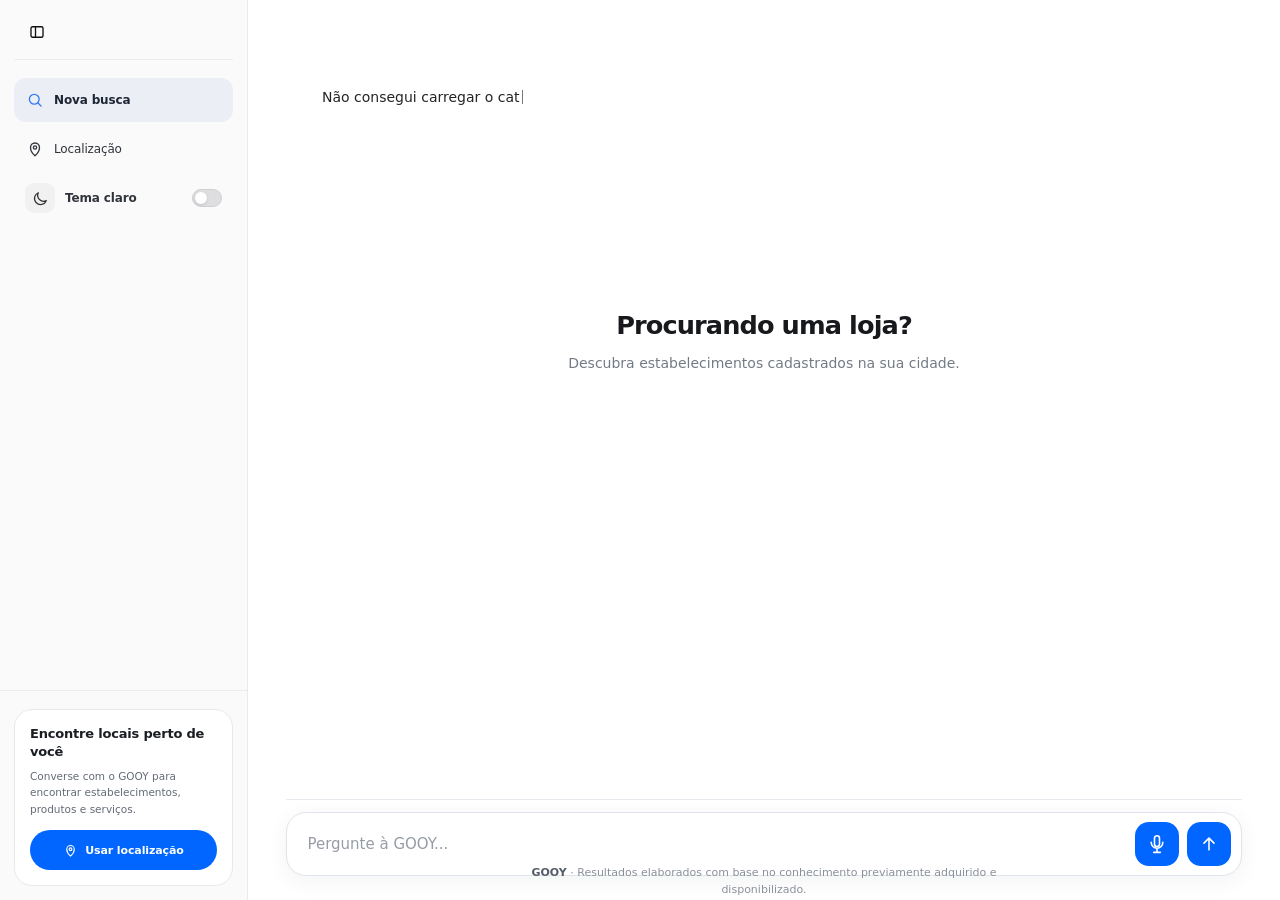
<file: index.html>
<!doctype html><html lang="pt-BR"><head><meta charset="utf-8"><meta name="viewport" content="width=device-width,initial-scale=1,interactive-widget=resizes-content"><title>GOOY</title><link rel="manifest" href="./manifest.webmanifest?v=2"><meta name="theme-color" content="#171717"><meta name="mobile-web-app-capable" content="yes"><meta name="apple-mobile-web-app-capable" content="yes"><meta name="apple-mobile-web-app-title" content="GOOY"><link rel="icon" type="image/svg+xml" href="./guru-pwa-icon.svg"><link rel="stylesheet" href="style.css?v=12"><link rel="stylesheet" href="shell-layout.css?v=32"><link rel="stylesheet" href="guru-engine-v4.css?v=22"><link rel="stylesheet" href="guru-theme.css?v=5"><link rel="stylesheet" href="guru-voice.css?v=5"><style id="guru-mobile-layout-v20">
@media(max-width:680px){
body .chat{display:grid;grid-template-columns:minmax(0,1fr);grid-template-rows:minmax(0,1fr) auto;overflow:hidden;min-height:0;bottom:var(--guru-keyboard-inset,0px)}
body .chat>.guru-messages-region{display:flex;flex-direction:column;grid-column:1;grid-row:1;min-height:0;min-width:0;overflow:hidden}
body .chat .guru-messages-region>.msgs,body.chat-started .chat .guru-messages-region>.msgs,body:has(.msgs .guru-city-choice) .chat .guru-messages-region>.msgs,body:has(.msgs .hashtag-result-msg) .chat .guru-messages-region>.msgs{position:relative;inset:auto;left:auto;top:auto;bottom:auto;transform:none;display:flex;flex:1 1 0;flex-direction:column;width:100%;height:auto;max-height:none;min-height:0;min-width:0;overflow-x:hidden;overflow-y:auto;padding:14px 2px 20px;box-sizing:border-box}
body .chat>.guru-chat-dock{position:relative;grid-column:1;grid-row:2;display:flex;flex-direction:column;gap:6px;width:100%;min-width:0;min-height:0;flex-shrink:0;padding:4px 0 0;background:var(--bg,#fff);z-index:3}
body .chat .guru-chat-dock>.ctx,body.chat-started .chat .guru-chat-dock>.ctx{position:static;inset:auto;left:auto;top:auto;bottom:auto;transform:none;display:flex;flex-wrap:wrap;gap:5px;width:100%;min-width:0;max-height:min(105px,20dvh);min-height:0;overflow-x:hidden;overflow-y:auto;padding:3px 0;margin:0;white-space:normal;box-sizing:border-box}
body .chat .guru-chat-dock>.ctx:empty,body .chat .guru-chat-dock>.ctx[hidden]{display:none}
body .chat .guru-chat-dock>.send,body.chat-started .chat .guru-chat-dock>.send{position:relative;inset:auto;left:auto;top:auto;bottom:auto;transform:none;display:flex;width:100%;min-width:0;max-width:100%;flex:0 0 auto;margin:0}
body .chat .guru-chat-dock>.send #q{flex:1 1 0;min-width:0;width:0;font-size:16px}
body .chat .guru-chat-dock>.guru-suggestions,body:has(.ctx:not([hidden])) .chat .guru-chat-dock>.guru-suggestions{position:absolute;top:auto;left:0;right:0;bottom:calc(100% + 4px);transform:none;width:100%;z-index:10}
body .chat .guru-chat-dock .guru-filter-chip,body .chat .guru-chat-dock .guru-clear-filters{max-width:100%;white-space:normal;overflow-wrap:anywhere}
}

/* Categorias unificadas: navegação compacta e responsiva */
.guru-category-browser{width:100%;max-width:100%;margin:0 auto 10px;color:inherit}
.guru-category-browser>details{border:1px solid rgba(125,125,125,.22);border-radius:12px;background:transparent;overflow:hidden}
.guru-category-browser>details>summary{padding:11px 14px;cursor:pointer;font-size:13px;font-weight:600;list-style-position:inside}
.guru-category-list{display:grid;grid-template-columns:repeat(auto-fit,minmax(190px,1fr));gap:7px;padding:0 12px 12px;max-height:43vh;overflow-y:auto}
.guru-category-item{min-width:0;border:1px solid rgba(125,125,125,.18);border-radius:9px;padding:0 9px}
.guru-category-item summary{cursor:pointer;padding:9px 0;font-size:12px;overflow-wrap:anywhere}
.guru-category-actions{display:flex;flex-direction:column;gap:4px;padding-bottom:9px}
.guru-category-option{display:block;text-align:left;width:100%;padding:7px 9px;background:transparent;color:inherit;border:1px solid rgba(125,125,125,.16);border-radius:7px;cursor:pointer;font-size:12px;overflow-wrap:anywhere}
.guru-category-option:hover,.guru-category-option:focus-visible{background:rgba(125,125,125,.1)}
@media(max-width:680px){.guru-category-list{grid-template-columns:1fr;max-height:35vh}.guru-category-browser>details>summary{padding:10px 12px}}
.guru-hours-unconfirmed{font-size:12px;line-height:1.45;color:var(--text-muted,#777);padding:7px 0;overflow-wrap:anywhere}
</style><link rel="stylesheet" href="guru-mobile-ui-v2.css?v=11"><link rel="stylesheet" href="gooy-refined-mobile.css?v=20"><script>try{document.documentElement.dataset.theme=localStorage.getItem('guru_theme_v1')==='dark'?'dark':'light'}catch{document.documentElement.dataset.theme='light'}</script><style id="gooy-branding-v1">
.gooy-identity{display:flex;align-items:center;gap:9px;min-width:0;white-space:nowrap}
.gooy-identity .brand-logo{display:block;width:28px;height:28px;flex:0 0 28px;object-fit:contain}
.gooy-wordmark{font-family:Inter,ui-sans-serif,system-ui,-apple-system,"Segoe UI",sans-serif;font-weight:800;letter-spacing:-.055em;font-size:19px;line-height:1;color:#111}
.gooy-ai{font-size:.57em;font-weight:700;letter-spacing:-.025em;vertical-align:top;margin-left:2px}
.gooy-mobile-brand{display:none;align-items:center;gap:8px;color:#111;letter-spacing:-.05em;font-size:18px;font-weight:800;white-space:nowrap}
.gooy-mobile-brand img{display:block;width:26px;height:26px;object-fit:contain}
.gooy-mobile-brand small{display:inline!important;font-size:11px;font-weight:700;vertical-align:top;letter-spacing:-.02em}
html[data-theme="dark"] .gooy-wordmark,html[data-theme="dark"] .gooy-mobile-brand{color:#f7f7f7}
html[data-theme="dark"] .gooy-mobile-brand img{filter:invert(1)}
@media(max-width:900px) and (min-width:681px){.sidebar-brand .gooy-identity{display:none}}
@media(max-width:680px){.top .gooy-mobile-brand{display:flex!important}.gooy-mobile-brand{min-width:0}}
 .gooy-brand-placeholder{visibility:hidden!important;pointer-events:none!important;min-width:0!important}
</style><style id="gooy-electric-blue-fix">
:root{--gooy-electric:#3478F6}
body .gooy-ai,body .gooy-mobile-brand small{color:#3478F6!important}
body #chatForm.gooy-composer button.gooy-composer-send,
body .chat .guru-chat-dock #chatForm.gooy-composer button.gooy-composer-send,
body .chat .guru-chat-dock>.send.gooy-composer .gooy-composer-send{background-color:#3478F6!important;background:#3478F6!important;border-color:#3478F6!important;color:#fff!important}
body #chatForm.gooy-composer button.gooy-composer-send svg{stroke:#fff!important}
body #chatForm.gooy-composer.gooy-is-recording button.gooy-composer-send{background:#fff!important;border-color:#fff!important;color:#101010!important}
body #chatForm.gooy-composer.gooy-is-recording button.gooy-composer-send svg{stroke:#101010!important}
</style><style id="gooy-electric-recording-fix">
body .chat .guru-chat-dock>#chatForm.gooy-is-recording,
html[data-theme="dark"] body .chat .guru-chat-dock>#chatForm.gooy-is-recording{background:#3478F6!important;border-color:#3478F6!important;color:#fff!important}
body .chat .guru-chat-dock>#chatForm.gooy-is-recording .gooy-composer-send,
body .chat .guru-chat-dock>#chatForm.gooy-is-recording #guruVoiceMic{background:#fff!important;color:#3478F6!important;border-color:#fff!important}
body .chat .guru-chat-dock>#chatForm.gooy-is-recording .gooy-composer-send svg,
body .chat .guru-chat-dock>#chatForm.gooy-is-recording #guruVoiceMic svg{stroke:#3478F6!important}
</style><style id="gooy-more-options-compact-v1">
/* Compact pagination action: keep cards and existing click behavior intact. */
.guru-next-button.guru-more-question.gooy-more-options {
  display:inline-flex !important; align-items:center !important; justify-content:center !important;
  gap:7px !important; width:auto !important; min-width:0 !important; max-width:max-content !important;
  height:36px !important; min-height:36px !important; padding:0 14px !important;
  margin:8px auto 2px !important; border:1px solid rgba(100,116,139,.15) !important;
  border-radius:999px !important; background:#f5f6f8 !important;
  box-shadow:none !important; color:#24272d !important;
  font-size:13px !important; font-weight:600 !important; line-height:1 !important;
  letter-spacing:0 !important; text-decoration:none !important;
  transition:background .18s ease,border-color .18s ease !important;
}
.guru-next-button.guru-more-question.gooy-more-options::after {
  content:"⌄"; font-size:16px; font-weight:500; line-height:1; margin-top:-4px;
}
.guru-next-button.guru-more-question.gooy-more-options:hover {background:#e9ebef !important}
.guru-next-button.guru-more-question.gooy-more-options:focus-visible {outline:2px solid #3478f6;outline-offset:3px}
html[data-theme="dark"] .guru-next-button.guru-more-question.gooy-more-options {
  background:#28292c !important;color:#f4f4f5 !important;border-color:#45464b !important;
}
@media(max-width:600px) {.guru-next-button.guru-more-question.gooy-more-options {height:34px !important;min-height:34px !important;padding:0 12px !important;font-size:12px !important}}
</style><style id="gooy-more-options-ultraminimal-v2">
.guru-next-button.guru-more-question.gooy-more-options {
 display:inline-flex !important;align-items:center !important;justify-content:center !important;
 width:max-content !important;max-width:100% !important;min-width:0 !important;
 height:32px !important;min-height:32px !important;padding:0 8px !important;
 margin:5px auto 0 !important;gap:5px !important;
 border:0 !important;border-radius:6px !important;background:transparent !important;
 box-shadow:none !important;color:#525866 !important;font-size:12px !important;
 font-weight:500 !important;letter-spacing:0 !important;
}
.guru-next-button.guru-more-question.gooy-more-options::after {
 content:"⌄" !important;font-size:14px !important;line-height:1 !important;
 margin-top:-4px !important;
}
.guru-next-button.guru-more-question.gooy-more-options:hover {background:rgba(120,130,150,.07) !important;color:#20242a !important}
html[data-theme="dark"] .guru-next-button.guru-more-question.gooy-more-options {background:transparent !important;color:#d5d6dc !important}
@media(max-width:600px){.guru-next-button.guru-more-question.gooy-more-options{height:30px !important;min-height:30px !important;font-size:12px !important}}
</style><style id="gooy-desktop-polish-v1">
@media(min-width:681px){
 body:not([data-theme="dark"]) {background:#fff!important;color:#17191d!important}
 body:not([data-theme="dark"]) .app-sidebar {background:#fafafa!important;border-right:1px solid #e9eaed!important}
 body:not([data-theme="dark"]) .sidebar-nav button {color:#30343b!important}
 body:not([data-theme="dark"]) .sidebar-nav button.active {background:#ebeff5!important;color:#1d2635!important;border-radius:12px!important}
 body:not([data-theme="dark"]) .sidebar-nav button.active .side-icon {color:#3478f6!important}
 body:not([data-theme="dark"]) .sidebar-cta {background:#fff!important;border:1px solid #e7e9ee!important;border-radius:18px!important}
 body:not([data-theme="dark"]) .sidebar-cta strong {color:#1a1d22!important}
 body:not([data-theme="dark"]) .sidebar-cta p {color:#646b76!important;line-height:1.55!important}
 body:not([data-theme="dark"]) .sidebar-primary {background:#17191d!important;color:white!important}
 body:not([data-theme="dark"]) .main {background:#fff!important;color:#17191d!important}
 body:not([data-theme="dark"]) .hero h1 {color:#17191d!important;font-size:clamp(25px,2vw,34px)!important;font-weight:650!important;letter-spacing:-.035em!important;line-height:1.2!important}
 body:not([data-theme="dark"]) .hero p {color:#747b85!important;font-size:14px!important;line-height:1.6!important}
 body:not([data-theme="dark"]) .gooy-composer {background:#fff!important;border:1px solid #e0e4eb!important;border-radius:20px!important;box-shadow:0 5px 22px rgba(18,29,50,.055)!important}
 body:not([data-theme="dark"]) .gooy-composer input#q {background:transparent!important;color:#1a1d23!important;font-size:15px!important;caret-color:#3478f6!important}
 body:not([data-theme="dark"]) .gooy-composer input#q::placeholder {color:#969ca6!important;opacity:1!important}
 body:not([data-theme="dark"]) .gooy-composer input#q::selection {background:#dce8ff!important;color:#182b52!important}
 body:not([data-theme="dark"]) .app-footer-note {color:#8a909a!important;font-size:11px!important;line-height:1.5!important;text-align:center!important}
 body:not([data-theme="dark"]) .app-footer-note strong {color:#555c68!important}
}
</style><style id="gooy-electric-actions-v3">
:root{--gooy-electric:#0066ff}
body .sidebar-primary,
body:not([data-theme="dark"]) .sidebar-primary,
body .chat .guru-chat-dock #chatForm.gooy-composer .guru-voice-btn,
body .chat .guru-chat-dock #chatForm.gooy-composer .gooy-composer-send,
body #chatForm.gooy-composer .guru-voice-btn,
body #chatForm.gooy-composer .gooy-composer-send,
body .chat .msgs .store-result-card .store-card-actions>.store-action.primary {
 background:#0066ff!important;background-color:#0066ff!important;
 border-color:#0066ff!important;color:#fff!important;
 box-shadow:none!important;
}
body .sidebar-primary svg,
body #chatForm.gooy-composer .guru-voice-btn svg,
body #chatForm.gooy-composer .gooy-composer-send svg {
 color:#fff!important;stroke:#fff!important;
}
body .sidebar-primary:hover,
body #chatForm.gooy-composer .guru-voice-btn:hover,
body #chatForm.gooy-composer .gooy-composer-send:hover {
 background:#0054db!important;background-color:#0054db!important;
}
body #chatForm.gooy-composer .guru-voice-btn[aria-pressed="true"] {
 background:#0044ba!important;border-color:#0044ba!important;
}
body #chatForm.gooy-composer .guru-voice-btn:focus-visible,
body #chatForm.gooy-composer .gooy-composer-send:focus-visible,
body .sidebar-primary:focus-visible{outline:2px solid #0066ff!important;outline-offset:3px}
</style><style id="gooy-theme-contrast-layout-fix-v1">
/* Theme corrections: no light surfaces or black typography in dark mode. */
html[data-theme="dark"] body .app-sidebar,
html[data-theme="dark"] body .sidebar-bottom,
html[data-theme="dark"] body .sidebar-cta,
html[data-theme="dark"] body .sidebar-brand,
html[data-theme="dark"] body .main,
html[data-theme="dark"] body .chat,
html[data-theme="dark"] body .guru-chat-dock {
 background:#111214!important;color:#f3f4f6!important;border-color:#30343a!important;
}
html[data-theme="dark"] body .app-sidebar {background:#17191d!important}
html[data-theme="dark"] body .sidebar-cta {background:#202329!important}
html[data-theme="dark"] body .sidebar-nav button,
html[data-theme="dark"] body .sidebar-theme-toggle,
html[data-theme="dark"] body .guru-theme-toggle,
html[data-theme="dark"] body .sidebar-collapse,
html[data-theme="dark"] body .sidebar-cta strong,
html[data-theme="dark"] body .hero h1,
html[data-theme="dark"] body .main .hero h1,
html[data-theme="dark"] body .msg,
html[data-theme="dark"] body .app-footer-note strong {color:#f3f4f6!important}
html[data-theme="dark"] body .hero p,
html[data-theme="dark"] body .sidebar-cta p,
html[data-theme="dark"] body .app-footer-note {color:#b1b8c5!important}
html[data-theme="dark"] body .sidebar-nav button.active {background:#272d39!important;color:#fff!important}
html[data-theme="dark"] body #chatForm.gooy-composer,
html[data-theme="dark"] body .chat .guru-chat-dock #chatForm.gooy-composer {
 background:#202329!important;border:1px solid #3b414b!important;box-shadow:none!important;
}
html[data-theme="dark"] body #chatForm.gooy-composer input#q {
 background:transparent!important;color:#f3f4f6!important;caret-color:#0066ff!important;
}
html[data-theme="dark"] body #chatForm.gooy-composer input#q::placeholder {color:#aab2c0!important;opacity:1!important}
html[data-theme="dark"] body .guru-filter-chip {background:#252a33!important;color:#f3f4f6!important;border-color:#414855!important}
html[data-theme="dark"] body .guru-clear-filters {color:#bdc6d5!important}
html[data-theme="dark"] body .sidebar-primary,
html[data-theme="dark"] body #chatForm.gooy-composer .guru-voice-btn,
html[data-theme="dark"] body #chatForm.gooy-composer .gooy-composer-send {background:#0066ff!important;border-color:#0066ff!important;color:white!important}
html[data-theme="dark"] body #chatForm.gooy-composer .guru-voice-btn svg,
html[data-theme="dark"] body #chatForm.gooy-composer .gooy-composer-send svg {stroke:white!important}
@media(min-width:681px) {
 body .app-footer-note {position:fixed!important;left:calc(248px + (100vw - 248px)/2)!important;bottom:3px!important;transform:translateX(-50%)!important;max-width:calc(100vw - 290px)!important;white-space:normal!important;text-align:center!important;font-size:10px!important;line-height:1.3!important;pointer-events:none!important}
 body .chat .guru-chat-dock #chatForm.gooy-composer {bottom:37px!important}
 body .chat .guru-chat-dock>.ctx {bottom:117px!important}
 body.sidebar-collapsed .app-footer-note {left:calc(68px + (100vw - 68px)/2)!important}
}
@media(max-width:680px){body .app-footer-note{display:none!important}}
</style><style id="gooy-composer-alignment-v4">
/* Desktop: filter chips sit above the composer, never over its input. */
@media(min-width:681px){
 body .chat .guru-chat-dock>.ctx,
 body.chat-started .chat .guru-chat-dock>.ctx{
  position:absolute!important;left:50%!important;right:auto!important;
  top:auto!important;bottom:121px!important;transform:translateX(-50%)!important;
  width:min(900px,calc(100% - 64px))!important;
  min-height:0!important;max-height:76px!important;
  display:flex!important;align-items:center!important;align-content:center!important;
  flex-wrap:wrap!important;gap:8px!important;padding:0 4px!important;
  margin:0!important;z-index:7!important;box-sizing:border-box!important;
 }
 body .chat .guru-chat-dock>.ctx:empty {display:none!important}
 body .chat .guru-chat-dock #chatForm.gooy-composer,
 body.chat-started .chat .guru-chat-dock #chatForm.gooy-composer{
  position:absolute!important;left:50%!important;right:auto!important;
  top:auto!important;bottom:38px!important;transform:translateX(-50%)!important;
  width:min(900px,calc(100% - 64px))!important;
  min-height:64px!important;box-sizing:border-box!important;
  display:flex!important;align-items:center!important;gap:8px!important;
  padding:7px 10px 7px 18px!important;
 }
 body .chat .guru-chat-dock #chatForm.gooy-composer input#q{
  flex:1 1 auto!important;min-width:0!important;width:100%!important;
  padding:8px 4px!important;line-height:1.4!important;
 }
 body .main .hero {text-align:center!important}
 body .main .hero h1,body .main .hero p{
  display:block!important;text-align:center!important;
  width:100%!important;max-width:100%!important;
  margin-left:auto!important;margin-right:auto!important;
  transform:none!important;
 }
 body .main .hero h1{margin-bottom:12px!important}
 body .main .hero p{max-width:440px!important;line-height:1.55!important}
 body.chat-started .main .hero{display:none!important}
}
body #chatForm.gooy-composer .guru-voice-btn,
body #chatForm.gooy-composer .gooy-composer-send{
 background:#0066ff!important;background-image:none!important;
 border:1px solid #0066ff!important;color:#fff!important;
}
body #chatForm.gooy-composer .guru-voice-btn svg,
body #chatForm.gooy-composer .gooy-composer-send svg{
 stroke:#fff!important;color:#fff!important;
}
</style><style id="gooy-send-button-clean-v5">
/* Send action: one consistent electric-blue rounded square, centered icon. */
body #chatForm.gooy-composer button.gooy-composer-send,
body .chat .guru-chat-dock #chatForm.gooy-composer button.gooy-composer-send {
 appearance:none!important;box-sizing:border-box!important;
 display:inline-flex!important;align-items:center!important;justify-content:center!important;
 flex:0 0 44px!important;width:44px!important;min-width:44px!important;max-width:44px!important;
 height:44px!important;min-height:44px!important;max-height:44px!important;
 padding:0!important;margin:0!important;border:0!important;border-radius:14px!important;
 background:#0066ff!important;background-image:none!important;color:#fff!important;
 box-shadow:none!important;line-height:1!important;vertical-align:middle!important;
}
body #chatForm.gooy-composer button.gooy-composer-send svg {
 display:block!important;position:static!important;transform:none!important;
 flex:none!important;width:20px!important;height:20px!important;
 fill:none!important;stroke:#fff!important;stroke-width:1.9!important;
 stroke-linecap:round!important;stroke-linejoin:round!important;
 margin:0!important;padding:0!important;
}
body #chatForm.gooy-composer button.gooy-composer-send:hover{background:#0056dc!important}
body #chatForm.gooy-composer button.gooy-composer-send:active{background:#004bbd!important}
@media(max-width:680px){
 body #chatForm.gooy-composer button.gooy-composer-send{
 flex-basis:44px!important;width:44px!important;height:44px!important;
 }
}
</style><style id="gooy-equal-composer-actions-v6">
body #chatForm.gooy-composer button.guru-voice-btn,
body #chatForm.gooy-composer button.gooy-composer-send,
body .chat .guru-chat-dock #chatForm.gooy-composer button.guru-voice-btn,
body .chat .guru-chat-dock #chatForm.gooy-composer button.gooy-composer-send{
 box-sizing:border-box!important;appearance:none!important;
 display:inline-flex!important;align-items:center!important;justify-content:center!important;
 flex:0 0 44px!important;width:44px!important;min-width:44px!important;max-width:44px!important;
 height:44px!important;min-height:44px!important;max-height:44px!important;
 padding:0!important;margin:0!important;border:0!important;border-radius:14px!important;
 background:#0066ff!important;background-image:none!important;box-shadow:none!important;
 color:#fff!important;line-height:1!important;vertical-align:middle!important;
}
body #chatForm.gooy-composer button.guru-voice-btn svg,
body #chatForm.gooy-composer button.gooy-composer-send svg{
 display:block!important;position:static!important;transform:none!important;
 width:20px!important;height:20px!important;flex:0 0 20px!important;
 margin:0!important;padding:0!important;fill:none!important;stroke:#fff!important;
 stroke-width:1.9!important;stroke-linecap:round!important;stroke-linejoin:round!important;
}
</style><style id="gooy-desktop-responsive-dock-v7">
/* Desktop chat layout: independent scrolling results and non-overlapping controls. */
@media(min-width:681px){
 body .main .chat{
  position:absolute!important;inset:68px 0 0 248px!important;
  display:grid!important;grid-template-columns:minmax(0,1fr)!important;
  grid-template-rows:minmax(0,1fr) auto!important;
  overflow:hidden!important;min-width:0!important;min-height:0!important;
  padding:0 clamp(18px,3vw,42px) 24px!important;box-sizing:border-box!important;
 }
 body.sidebar-collapsed .main .chat{left:68px!important;right:0!important}
 body .chat>.guru-messages-region{
  grid-row:1!important;grid-column:1!important;display:flex!important;
  flex-direction:column!important;min-width:0!important;min-height:0!important;
  overflow:hidden!important;position:relative!important;
 }
 body .chat .guru-messages-region>.msgs,
 body.chat-started .chat .guru-messages-region>.msgs{
  position:relative!important;inset:auto!important;left:auto!important;top:auto!important;
  right:auto!important;bottom:auto!important;transform:none!important;
  display:flex!important;flex-direction:column!important;
  width:100%!important;max-width:1120px!important;height:100%!important;max-height:100%!important;
  min-height:0!important;min-width:0!important;overflow-y:auto!important;overflow-x:hidden!important;
  margin:0 auto!important;padding:18px 8px 24px!important;box-sizing:border-box!important;
  scroll-padding-bottom:24px!important;
 }
 body .chat>.guru-chat-dock{
  grid-row:2!important;grid-column:1!important;position:relative!important;
  display:flex!important;flex-direction:column!important;align-items:stretch!important;
  gap:9px!important;min-width:0!important;width:100%!important;
  max-width:1120px!important;margin:0 auto!important;padding:12px 0 0!important;
  border-top:1px solid #e8eaf0!important;background:var(--bg,#fff)!important;
  z-index:10!important;
 }
 body .chat .guru-chat-dock>.ctx,
 body.chat-started .chat .guru-chat-dock>.ctx{
  position:relative!important;inset:auto!important;left:auto!important;top:auto!important;
  right:auto!important;bottom:auto!important;transform:none!important;
  display:flex!important;flex-wrap:wrap!important;align-items:center!important;
  width:100%!important;max-width:100%!important;min-height:0!important;max-height:90px!important;
  overflow-y:auto!important;overflow-x:hidden!important;margin:0!important;padding:0 2px!important;
  box-sizing:border-box!important;z-index:1!important;
 }
 body .chat .guru-chat-dock>.ctx:empty,
 body .chat .guru-chat-dock>.ctx[hidden]{display:none!important}
 body .chat .guru-chat-dock #chatForm.gooy-composer,
 body.chat-started .chat .guru-chat-dock #chatForm.gooy-composer{
  position:relative!important;inset:auto!important;left:auto!important;top:auto!important;
  right:auto!important;bottom:auto!important;transform:none!important;
  display:flex!important;align-items:center!important;flex:0 0 auto!important;
  width:100%!important;max-width:100%!important;min-height:64px!important;
  margin:0!important;padding:7px 10px 7px 16px!important;box-sizing:border-box!important;
 }
 body .chat .guru-chat-dock>.guru-suggestions{
  position:absolute!important;bottom:calc(100% + 4px)!important;left:0!important;
  right:0!important;top:auto!important;width:100%!important;z-index:15!important;
 }
 body .app-footer-note{bottom:2px!important;z-index:1!important}
 html[data-theme="dark"] body .chat>.guru-chat-dock{
  background:#111214!important;border-top-color:#30343a!important;
 }
}
@media(min-width:681px) and (max-width:900px){
 body .main .chat{padding-inline:16px!important}
}
</style><style id="gooy-four-card-grid-v8">
@media(min-width:681px){
 body .chat .guru-messages-region>.msgs{max-width:1480px!important}
 body .msg.bot.hashtag-result-msg{width:100%!important;max-width:100%!important;min-width:0!important}
 body .msg.bot.hashtag-result-msg .store-results-grid{
  display:grid!important;grid-template-columns:repeat(2,minmax(0,1fr))!important;
  gap:12px!important;width:100%!important;align-items:stretch!important;
 }
 body .msg.bot.hashtag-result-msg .store-result-card.smart-card{
  width:100%!important;max-width:100%!important;min-width:0!important;
  height:100%!important;box-sizing:border-box!important;
 }
}
@media(min-width:1200px){
 body .msg.bot.hashtag-result-msg .store-results-grid{
  grid-template-columns:repeat(4,minmax(0,1fr))!important;gap:12px!important;
 }
 body .msg.bot.hashtag-result-msg .store-result-card.smart-card{padding:12px!important}
 body .msg.bot.hashtag-result-msg .store-card-top h3{font-size:14px!important}
}
@media(min-width:681px) and (max-width:1199px){
 body .msg.bot.hashtag-result-msg .store-results-grid{grid-template-columns:repeat(2,minmax(0,1fr))!important}
}
</style><style id="gooy-results-controls-fix-v9">
/* Follow-up actions: identical compact pill style, same row. */
body .msg.bot.hashtag-result-msg .guru-next-questions .guru-next-buttons{
 display:flex!important;flex-wrap:wrap!important;align-items:center!important;
 justify-content:flex-start!important;gap:8px!important;margin:8px 0 0!important;
}
body .msg.bot.hashtag-result-msg .guru-next-questions .guru-next-button,
body .msg.bot.hashtag-result-msg .guru-next-questions .guru-next-button.gooy-more-options{
 position:static!important;display:inline-flex!important;align-items:center!important;
 justify-content:center!important;flex:0 0 auto!important;
 width:auto!important;max-width:100%!important;min-width:0!important;
 height:auto!important;min-height:32px!important;padding:7px 12px!important;
 margin:0!important;border:1px solid #e1e3e8!important;
 border-radius:999px!important;background:#fff!important;box-shadow:none!important;
 color:#30343b!important;font-size:11px!important;font-weight:500!important;
 line-height:1.35!important;text-align:center!important;
}
body .msg.bot.hashtag-result-msg .guru-next-questions .guru-next-button.gooy-more-options::after{
 content:"⌄"!important;display:inline-block!important;font-size:13px!important;
 line-height:1!important;margin:-3px 0 0 4px!important;
}
body .msg.bot.hashtag-result-msg .guru-next-questions .guru-next-button:hover{
 background:#f5f7fa!important;border-color:#cdd4df!important;
}
html[data-theme="dark"] body .msg.bot.hashtag-result-msg .guru-next-questions .guru-next-button{
 background:#22262e!important;color:#f1f4f8!important;border-color:#444b56!important;
}
/* Keep the scrolling result cards completely separate from the composer and filters. */
@media(min-width:681px){
 body .chat>.guru-messages-region{min-height:0!important;overflow:hidden!important;isolation:isolate!important}
 body .chat .guru-messages-region>.msgs{flex:1 1 auto!important;min-height:0!important;
  overflow-y:auto!important;overflow-x:hidden!important;padding-bottom:36px!important}
 body .chat>.guru-chat-dock{flex:0 0 auto!important;isolation:isolate!important;
  background:#fff!important;z-index:30!important;box-shadow:0 -8px 18px rgba(255,255,255,.92)!important}
 body .chat .guru-chat-dock>.ctx{flex:0 0 auto!important;position:relative!important;
  z-index:2!important;overflow:visible!important}
 body .chat .guru-chat-dock #chatForm.gooy-composer{flex:0 0 auto!important;position:relative!important;z-index:2!important}
 html[data-theme="dark"] body .chat>.guru-chat-dock{
  background:#111214!important;box-shadow:0 -8px 18px rgba(17,18,20,.94)!important}
}
</style></head><body>
<aside class="app-sidebar"><div class="sidebar-top"><div class="sidebar-brand"><button class="sidebar-collapse" type="button" aria-label="Recolher menu"><svg viewBox="0 0 24 24" aria-hidden="true"><rect x="4" y="5" width="16" height="14" rx="2"></rect><path d="M10 5v14"></path></svg></button></div><nav class="sidebar-nav"><button type="button" class="active" data-shell-action="new"><span class="side-icon"><svg viewBox="0 0 24 24" aria-hidden="true"><circle cx="11" cy="11" r="6.5"></circle><path d="m16 16 4 4"></path></svg></span><span>Nova busca</span></button><button type="button" data-shell-action="location"><span class="side-icon"><svg viewBox="0 0 24 24" aria-hidden="true"><path d="M12 21s6-5.2 6-11a6 6 0 1 0-12 0c0 5.8 6 11 6 11Z"></path><circle cx="12" cy="10" r="2.2"></circle></svg></span><span>Localização</span></button><button type="button" class="guru-theme-toggle" data-guru-theme-toggle aria-label="Ativar tema escuro" aria-pressed="false"><span class="side-icon guru-theme-symbol"><svg data-theme-icon="moon" viewBox="0 0 24 24" aria-hidden="true"><path d="M20.1 15.1A8.4 8.4 0 0 1 8.9 3.9 8.6 8.6 0 1 0 20.1 15.1Z"/></svg><svg data-theme-icon="sun" viewBox="0 0 24 24" aria-hidden="true" hidden><circle cx="12" cy="12" r="4"/><path d="M12 2v2m0 16v2M4.93 4.93l1.41 1.41m11.32 11.32 1.41 1.41M2 12h2m16 0h2M4.93 19.07l1.41-1.41M17.66 6.34l1.41-1.41"/></svg></span><span class="guru-theme-label">Tema claro</span><span class="guru-theme-switch" aria-hidden="true"><span class="guru-theme-switch-thumb"></span></span></button></nav></div><div class="sidebar-bottom"><div class="sidebar-cta"><strong>Encontre locais perto de você</strong><p>Converse com o GOOY para encontrar estabelecimentos, produtos e serviços.</p><button type="button" data-shell-action="location" class="sidebar-primary"><svg viewBox="0 0 24 24" aria-hidden="true"><path d="M12 21s6-5.2 6-11a6 6 0 1 0-12 0c0 5.8 6 11 6 11Z"></path><circle cx="12" cy="10" r="2.2"></circle></svg><span>Usar localização</span></button></div></div></aside>
<header class="top gooy-header-v2">
  <button type="button" id="gooyMobileMenuButton" class="gooy-header-menu-button" aria-label="Abrir menu" aria-expanded="false" aria-controls="gooyMobileMainMenu" title="Abrir menu"><svg viewBox="0 0 24 24" aria-hidden="true"><path d="M5 9h14M5 15h9"/></svg></button>
  
  <div class="brand gooy-mobile-brand gooy-brand-placeholder" aria-hidden="true"></div>
  <div class="gooy-header-actions" aria-label="Ações da conversa">
    <button type="button" id="gooyMobileNewChat" class="gooy-header-icon-button" aria-label="Nova conversa" title="Nova conversa"><svg viewBox="0 0 24 24" aria-hidden="true"><path d="M12 5H5.7A2.7 2.7 0 0 0 3 7.7v10.6A2.7 2.7 0 0 0 5.7 21h10.6a2.7 2.7 0 0 0 2.7-2.7V12"/><path d="M12 12 20 4m-5 0h5v5"/></svg></button>
    <button type="button" id="gooyMobileMoreButton" class="gooy-header-icon-button" aria-label="Mais opções" aria-expanded="false" aria-controls="gooyMobileMoreMenu" title="Mais opções"><svg viewBox="0 0 24 24" aria-hidden="true"><circle cx="12" cy="5" r="1.55"/><circle cx="12" cy="12" r="1.55"/><circle cx="12" cy="19" r="1.55"/></svg></button>
  </div>
  <nav class="gooy-header-popover" id="gooyMobileMainMenu" aria-label="Menu GOOY" hidden>
    <button type="button" data-gooy-header-action="new">Nova conversa</button>
    <button type="button" data-gooy-header-action="location">Definir cidade</button>
    <button type="button" data-gooy-header-action="explore">Explorar categorias</button>
  </nav>
  <div class="gooy-header-popover gooy-header-more" id="gooyMobileMoreMenu" aria-label="Mais opções da GOOY" hidden>
    <button type="button" data-gooy-header-action="location">Alterar cidade</button>
    <button type="button" data-gooy-header-action="clear">Limpar conversa</button>
    <button type="button" class="guru-mobile-theme-toggle" data-guru-theme-toggle aria-label="Ativar tema escuro" aria-pressed="false"><span class="guru-theme-symbol"><svg data-theme-icon="moon" viewBox="0 0 24 24" aria-hidden="true"><path d="M20.1 15.1A8.4 8.4 0 0 1 8.9 3.9 8.6 8.6 0 1 0 20.1 15.1Z"/></svg><svg data-theme-icon="sun" viewBox="0 0 24 24" aria-hidden="true" hidden><circle cx="12" cy="12" r="4"/><path d="M12 2v2m0 16v2M4.93 4.93l1.41 1.41m11.32 11.32 1.41 1.41M2 12h2m16 0h2M4.93 19.07l1.41-1.41M17.66 6.34l1.41-1.41"/></svg></span><span class="gooy-header-theme-label">Alternar tema</span></button>
  </div>
</header>
<main class="main"><section class="hero"><h1 aria-live="polite">O que vamos descobrir hoje?</h1><p>Encontre lugares, produtos e experiências com a GOOY.</p></section><section class="chat"><div class="guru-messages-region"><div class="msgs" id="msgs"><div class="msg bot">Olá! Diga o que você procura.</div></div></div><div class="guru-chat-dock"><div class="ctx" id="ctx" aria-label="Filtros ativos"></div><div class="guru-suggestions" id="guruSuggestions" role="listbox" aria-label="Sugestões da GOOY" hidden></div><form class="send gooy-composer" id="chatForm"><button type="button" id="gooyComposerPlus" class="gooy-composer-plus" aria-label="Abrir atalhos de pesquisa" aria-controls="gooyComposerMenu" aria-expanded="false" title="Atalhos de pesquisa"><svg viewBox="0 0 24 24" aria-hidden="true"><path d="M12 4v16M4 12h16"/></svg></button><input id="q" autocomplete="off" aria-controls="guruSuggestions" aria-expanded="false" placeholder="Pergunte à GOOY..."><button type="button" id="guruVoiceMic" class="guru-voice-btn" aria-label="Falar com a GOOY" aria-pressed="false" title="Falar com a GOOY"><svg viewBox="0 0 24 24" aria-hidden="true"><rect x="9" y="2" width="6" height="13" rx="3"/><path d="M5 10a7 7 0 0 0 14 0M12 17v5m-4 0h8"/></svg></button><button type="submit" class="gooy-composer-send" aria-label="Enviar pergunta" title="Enviar pergunta"><svg viewBox="0 0 24 24" aria-hidden="true"><path d="M12 19V5m-6 6 6-6 6 6"/></svg></button></form><div id="gooyComposerMenu" class="gooy-composer-menu" aria-label="Atalhos de pesquisa" hidden><button type="button" data-gooy-quick="Quero um rolê com minha namorada">Rolê a dois</button><button type="button" data-gooy-quick="Quero um rolê com meus amigos">Rolê com amigos</button><button type="button" data-gooy-quick="Quero lugares para passear com meu pet">Passear com meu pet</button><button type="button" data-gooy-quick="Encontre uma pizzaria">Encontrar pizzarias</button></div><div id="guruVoiceStatus" class="guru-voice-status" role="status" aria-live="polite"></div></div></section><div class="app-footer-note"><strong>GOOY</strong> · Resultados elaborados com base no conhecimento previamente adquirido e disponibilizado.</div></main>
<div class="toast" id="toast"></div><script>
/* Boot independente: feedback acessível se a inicialização do módulo falhar. */
window.GuruBoot={status:'loading',error:null};
(function(){
 const notify=(message)=>{
  const e=document.getElementById('toast');
  if(!e)return;
  e.textContent=message;e.classList.add('on');
  clearTimeout(window.__guruBootToast);
  window.__guruBootToast=setTimeout(()=>e.classList.remove('on'),6500);
 };
 window.GuruBoot.report=function(error){
  const detail=String(error?.message||error||'Falha desconhecida').slice(0,220);
  const origin=String(error?.stack||'').slice(0,1000);
  window.GuruBoot.status='error';window.GuruBoot.error=detail;
  console.error('[GOOY] Falha na inicialização do chat:',error,origin);
  notify('Não foi possível iniciar o chat. Detalhe: '+detail);
  const status=document.getElementById('guruVoiceStatus');
  if(status){status.textContent='Falha na inicialização: '+detail;status.setAttribute('role','alert')}
 };
 document.addEventListener('submit',function(event){
  if(event.target?.id!=='chatForm'||window.GuruBoot.status==='ready')return;
  event.preventDefault();
  notify(window.GuruBoot.status==='error'?'Chat indisponível: '+window.GuruBoot.error:'O chat está inicializando. Tente novamente.');
 },true);
 document.addEventListener('click',function(event){
  if(window.GuruBoot.status==='ready')return;
  const target=event.target?.closest?.('.sidebar-collapse,[data-shell-action],[data-q],#locBtn');
  if(!target)return;
  if(target.matches('.sidebar-collapse')){
   document.body.classList.toggle('sidebar-collapsed');
   return;
  }
  if(target.matches('[data-shell-action="new"]')){
   const messages=document.getElementById('msgs');
   if(messages)messages.innerHTML='<div class="msg bot">Olá! Diga o que você procura.</div>';
   document.getElementById('q')?.focus();
   return;
  }
  if(target.matches('[data-q]')){
   const input=document.getElementById('q');
   if(input)input.value=target.dataset.q||'';
  }
  notify(window.GuruBoot.status==='error'?'Chat indisponível: '+window.GuruBoot.error:'O chat está inicializando. Tente novamente.');
 },true);
})();
</script><script>
(function(){
 const button=document.getElementById('gooyMoreSuggestions'),quick=document.getElementById('gooyQuickSuggestions');
 if(!button||!quick)return;
 button.addEventListener('click',()=>{
  const open=quick.classList.toggle('gooy-more-open');
  button.setAttribute('aria-expanded',String(open));
  button.textContent=open?'Menos opções ↑':'Mais opções ↓';
 });
})();
</script><script type="module">
import('./guru-engine-v4.js?v=158').then(()=>{
 window.GuruBoot.status=window.GuruEngineV4?'ready':'error';
 if(!window.GuruEngineV4)window.GuruBoot.report(new Error('Módulo carregado, mas o mecanismo de chat não foi inicializado.'));
}).catch(error=>window.GuruBoot.report(error));
</script><script type="module" src="guru-theme.js?v=2"></script><script defer src="guru-voice.js?v=10"></script><script>if('serviceWorker' in navigator){window.addEventListener('load',()=>navigator.serviceWorker.register('./sw.js',{scope:'./',updateViaCache:'none'}).then(reg=>reg.update()).catch(error=>console.warn('[GOOY PWA]',error)));}</script></body></html>
</file>
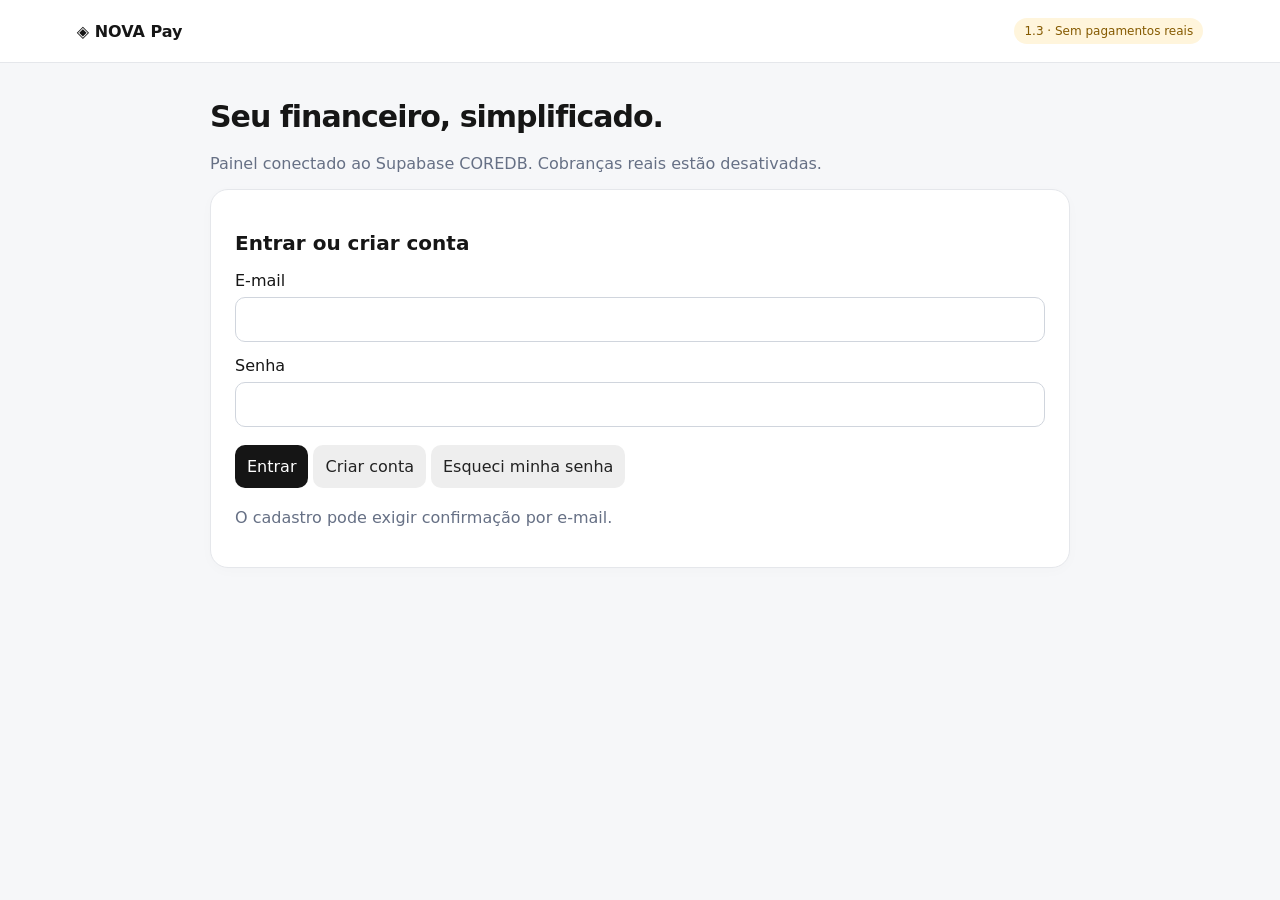
<file: nova-pay/index.html>
<!doctype html>
<html lang="pt-BR"><head><meta charset="utf-8"><meta name="viewport" content="width=device-width,initial-scale=1"><title>NOVA Pay 1.3</title><style>
:root{font-family:Inter,system-ui,Arial;color:#161616;background:#f6f7f9}*{box-sizing:border-box}body{margin:0}header{background:white;border-bottom:1px solid #e5e7eb;padding:18px 6%;display:flex;justify-content:space-between;align-items:center}main{max-width:900px;margin:36px auto;padding:0 20px}h1{font-size:30px;letter-spacing:-1px}h2{font-size:20px}.muted{color:#667085}.card{background:white;border:1px solid #e5e7eb;border-radius:18px;padding:24px;margin:16px 0;box-shadow:0 3px 14px #00000005}input,button{font:inherit;border-radius:10px;padding:12px;border:1px solid #d0d5dd}input{width:100%;margin:7px 0 14px}button{background:#151515;color:white;border:0;cursor:pointer;margin:4px 5px 4px 0}button.secondary{background:#eee;color:#222}.row{display:flex;justify-content:space-between;align-items:center;gap:12px;flex-wrap:wrap}.grid{display:grid;grid-template-columns:repeat(auto-fit,minmax(200px,1fr));gap:12px}.grid .card{margin:0}.hidden{display:none}.tag{background:#fff5dc;color:#855a00;padding:6px 10px;border-radius:99px;font-size:12px}#notice{white-space:pre-wrap}.payment{border-top:1px solid #eee;padding:12px 0}@media(max-width:600px){h1{font-size:25px}main{margin:15px auto}.card{padding:18px}}
</style></head><body><header><strong>◈ NOVA Pay</strong><span class="tag">1.3 · Sem pagamentos reais</span></header><main><h1>Seu financeiro, simplificado.</h1><p class="muted">Painel conectado ao Supabase COREDB. Cobranças reais estão desativadas.</p><div id="notice" role="status"></div>
<section id="auth" class="card"><h2>Entrar ou criar conta</h2><label>E-mail<input id="email" type="email" autocomplete="email"></label><label>Senha<input id="password" type="password" autocomplete="current-password" minlength="6"></label><button id="login">Entrar</button><button id="signup" class="secondary">Criar conta</button><button id="forgot" class="secondary" type="button">Esqueci minha senha</button><p class="muted">O cadastro pode exigir confirmação por e-mail.</p></section>
<section id="app" class="hidden"><div class="row"><p id="who" class="muted"></p><button id="logout" class="secondary">Sair</button></div><div id="register" class="card hidden"><h2>Cadastre seu estabelecimento</h2><label>Nome<input id="merchantName" maxlength="120"></label><button id="saveMerchant">Cadastrar</button></div><div id="dashboard" class="hidden"><div class="row"><h2 id="merchantTitle"></h2><button id="refresh" class="secondary">Atualizar</button></div><div class="grid"><div class="card"><div class="muted">Pagamentos confirmados (histórico)</div><h2 id="paid">R$ 0,00</h2></div><div class="card"><div class="muted">Cobranças pendentes</div><h2 id="pending">0</h2></div></div><div class="card"><h2>Nova cobrança Pix</h2><p class="muted">Disponível após validação do backend Mercado Pago sandbox. Nenhuma cobrança será enviada nesta versão publicada.</p><button disabled>Pix indisponível</button></div><div class="card"><div class="row"><h2>Histórico</h2><button id="csv" class="secondary">Exportar CSV</button></div><div id="history" class="muted">Nenhuma cobrança registrada.</div></div></div></section></main>
<script type="module">
import {createClient} from 'https://esm.sh/@supabase/supabase-js@2.57.0';
const db=createClient('https://ccsypggvelcxsqszepfs.supabase.co','sb_publishable_zBA2v4pRgaaAv1VeV2d-Uw_rIrt4ZxG');
const el=id=>document.getElementById(id);let rows=[];const authError=e=>{const m=(e?.message||'').toLowerCase();if(m.includes('invalid login credentials'))return 'E-mail ou senha incorretos, ou conta ainda não cadastrada. Use Criar conta ou Esqueci minha senha.';if(m.includes('email not confirmed'))return 'Confirme seu e-mail antes de entrar. Verifique também a pasta de spam.';if(m.includes('user already registered'))return 'Este e-mail já está cadastrado. Entre ou recupere sua senha.';if(m.includes('password should be'))return 'A senha não atende aos requisitos mínimos de segurança.';if(m.includes('rate limit')||e?.status===429||m.includes('too many requests'))return 'Limite temporário de autenticação do Supabase. Aguarde antes de tentar novamente.';return e?.message||'Não foi possível concluir a operação.'};const valid=()=>{if(!el('email').value.trim()||!el('email').checkValidity()){msg('Informe um e-mail válido.',true);return false}if(el('password').value.length<6){msg('Informe uma senha com pelo menos 6 caracteres.',true);return false}return true};const money=n=>(n/100).toLocaleString('pt-BR',{style:'currency',currency:'BRL'});const msg=(s,bad=false)=>{el('notice').textContent=s;el('notice').style.color=bad?'#b42318':'#087443'};
async function render(){const {data:{user},error}=await db.auth.getUser();if(error && error.name!=='AuthSessionMissingError' && !/Auth session missing/i.test(error.message||''))msg(error.message,true);else if(!error || /Auth session missing/i.test(error.message||''))msg('');el('auth').classList.toggle('hidden',!!user);el('app').classList.toggle('hidden',!user);if(!user)return;el('who').textContent=user.email;const {data:merchant,error:e}=await db.from('novapay_merchants').select('id,name').eq('owner_id',user.id).maybeSingle();if(e){msg(e.message,true);return}el('register').classList.toggle('hidden',!!merchant);el('dashboard').classList.toggle('hidden',!merchant);if(!merchant)return;el('merchantTitle').textContent=merchant.name;const {data,error:err}=await db.from('novapay_payments').select('id,description,amount_cents,status,created_at').eq('merchant_id',merchant.id).order('created_at',{ascending:false}).limit(100);if(err){msg(err.message,true);return}rows=data||[];el('paid').textContent=money(rows.filter(r=>r.status==='paid').reduce((a,r)=>a+Number(r.amount_cents),0));el('pending').textContent=rows.filter(r=>r.status==='pending').length;el('history').replaceChildren();if(!rows.length){el('history').textContent='Nenhuma cobrança registrada.';return}for(const r of rows){const div=document.createElement('div');div.className='payment';div.textContent=r.description+' · '+money(r.amount_cents)+' · '+r.status+' · '+new Date(r.created_at).toLocaleDateString('pt-BR');el('history').append(div)}}
const actions=['login','signup','forgot'];let busy=false;let until=Number(sessionStorage.getItem('novapay_auth_cooldown_until')||0);let ticker=null;
function controls(){const left=Math.max(0,Math.ceil((until-Date.now())/1000));for(const id of actions){const b=el(id);b.disabled=busy||left>0;b.style.opacity=b.disabled?'.55':'1'}if(left){msg('Limite temporário de autenticação. Aguarde '+left+' segundos antes de tentar novamente.',true)}else if(ticker){clearInterval(ticker);ticker=null;sessionStorage.removeItem('novapay_auth_cooldown_until');msg('Você pode tentar novamente.');}}
function cooldown(){until=Date.now()+60000;sessionStorage.setItem('novapay_auth_cooldown_until',String(until));if(!ticker)ticker=setInterval(controls,1000);controls()}
async function action(fn){if(busy||Date.now()<until){controls();return}busy=true;controls();try{const {data,error}=await fn();if(error){if(error.status===429||/rate limit|too many requests/i.test(error.message||'')){cooldown();return}msg(authError(error),true);return}return data}catch(e){msg('Falha de conexão. Verifique a internet e tente novamente.',true)}finally{busy=false;controls()}}
el('login').onclick=async()=>{if(!valid())return;const data=await action(()=>db.auth.signInWithPassword({email:el('email').value.trim(),password:el('password').value}));if(data?.user){await render();msg('Login realizado.')}};
el('signup').onclick=async()=>{if(!valid())return;const data=await action(()=>db.auth.signUp({email:el('email').value.trim(),password:el('password').value}));if(data){if(data.session){await render();msg('Conta criada e acesso liberado.')}else msg('Solicitação recebida. Se necessário, confirme o cadastro pelo e-mail antes de entrar.')}};
el('forgot').onclick=async()=>{const email=el('email').value.trim();if(!email||!el('email').checkValidity()){msg('Informe um e-mail válido para recuperar sua senha.',true);return}const data=await action(()=>db.auth.resetPasswordForEmail(email,{redirectTo:location.origin+location.pathname}));if(data)msg('Se existir uma conta com este e-mail, você receberá instruções para redefinir a senha.')};
if(until>Date.now()){ticker=setInterval(controls,1000);controls()}else{until=0;sessionStorage.removeItem('novapay_auth_cooldown_until')}
if(location.hash.includes('type=recovery')||new URLSearchParams(location.search).get('type')==='recovery'){db.auth.onAuthStateChange(async(event)=>{if(event!=='PASSWORD_RECOVERY')return;const p=prompt('Digite uma nova senha (mínimo de 6 caracteres):');if(!p)return;if(p.length<6){msg('Senha muito curta.',true);return}const {error}=await db.auth.updateUser({password:p});msg(error?authError(error):'Senha atualizada. Você pode entrar normalmente.',!!error)})}
el('logout').onclick=async()=>{await db.auth.signOut();await render()};
el('saveMerchant').onclick=async()=>{const {data:{user}}=await db.auth.getUser();if(!user)return;const name=el('merchantName').value.trim();if(name.length<2){msg('Informe um nome válido.',true);return}const {error}=await db.from('novapay_merchants').insert({owner_id:user.id,name});if(error)msg(error.message,true);else{msg('Estabelecimento cadastrado.');await render()}};
el('refresh').onclick=render;
el('csv').onclick=()=>{const csv=['descricao,valor_centavos,status,data',...rows.map(r=>[r.description,r.amount_cents,r.status,r.created_at].map(v=>'"'+String(v).replaceAll('"','""')+'"').join(','))].join('\n');const a=document.createElement('a');a.href=URL.createObjectURL(new Blob([csv],{type:'text/csv;charset=utf-8'}));a.download='nova-pay-historico.csv';a.click();setTimeout(()=>URL.revokeObjectURL(a.href),1000)};
db.auth.onAuthStateChange(()=>setTimeout(render,0));render();
</script></body></html>
</file>
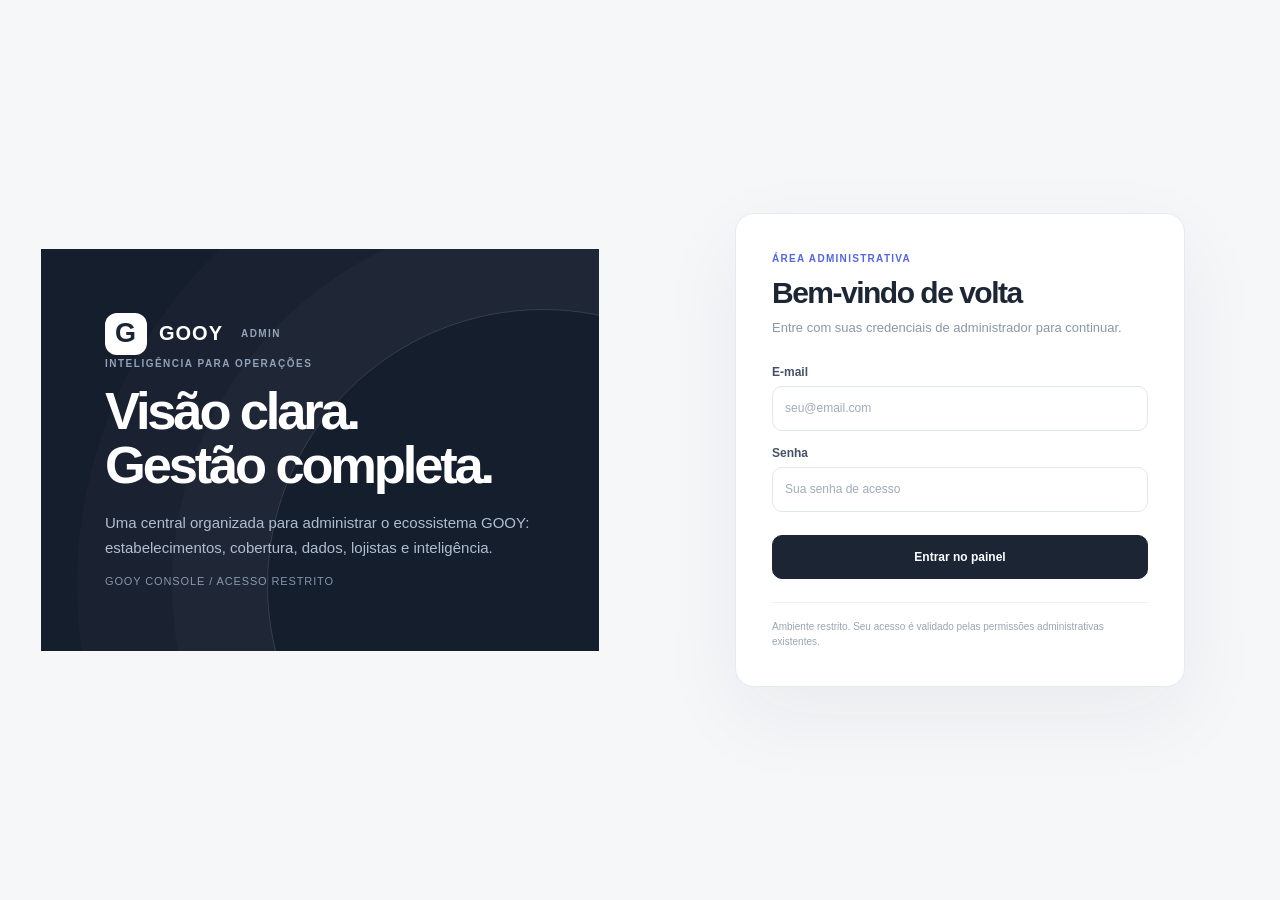
<file: admin.html>
<!doctype html>
<html lang="pt-BR">
<head>
<meta charset="utf-8">
<meta name="viewport" content="width=device-width,initial-scale=1,viewport-fit=cover">
<meta name="theme-color" content="#151e2d">
<meta name="description" content="GOOY — central de administração e operações de estabelecimentos, lojistas, buscas e inteligência.">
<title>GOOY · Central Administrativa</title>
<link rel="stylesheet" href="panel.css?v=3">
<link rel="stylesheet" href="admin-ai-editor.css?v=1">
<link rel="stylesheet" href="admin-ui.css?v=2">
<style id="guru-admin-redesign-v1">
/* ==========================================================================
   GOOY ADMIN CONSOLE 2026 — interface administrativa (escopo: admin.html)
   Mantém os identificadores das integrações e acessibilidade nativa.
   ========================================================================== */
:root{
 --admin-bg:#f6f7f9;--admin-panel:#fff;--admin-text:#17202e;--admin-muted:#788291;
 --admin-line:#e7eaf0;--admin-line-2:#edf0f4;--admin-soft:#f8f9fb;
 --admin-dark:#121b2a;--admin-success:#16794f;--admin-warn:#a27428;
 --admin-danger:#c14747;--admin-side:264px;--admin-side-collapsed:76px;
 --guru-accent:#5266e6;--guru-ink:#17202e;--guru-shadow:0 12px 44px rgba(20,32,50,.035);
}
html{background:var(--admin-bg);scroll-behavior:smooth}
body{background:var(--admin-bg);color:var(--guru-ink);font-family:Inter,"Segoe UI",Arial,sans-serif;font-size:13px;-webkit-font-smoothing:antialiased}
body *{box-sizing:border-box}
a,button,input,select,textarea{font-family:inherit}
button,a{-webkit-tap-highlight-color:transparent}
:focus-visible{outline:2px solid var(--guru-accent)!important;outline-offset:3px}
.hidden{display:none!important}
.panel-shell{grid-template-columns:var(--admin-side) minmax(0,1fr);min-height:100dvh;transition:grid-template-columns .2s ease}
body.admin-sidebar-collapsed .panel-shell{grid-template-columns:var(--admin-side-collapsed) minmax(0,1fr)}
.panel-shell .panel-side{position:sticky;top:0;height:100dvh;padding:25px 14px 17px!important;gap:17px!important;background:#131b28;color:#d8dfe9;border-right:1px solid #293445;overflow:hidden;z-index:40}
.panel-shell .panel-side .admin-brand-wrap{display:flex;gap:11px;align-items:center;padding:0 8px 15px!important;min-height:62px!important;border-bottom:1px solid #303946}
.panel-side .brand-emblem{width:39px;height:39px;border-radius:12px;display:grid;place-items:center;background:#fff;color:#1a2432;font-size:23px;font-weight:830;letter-spacing:-.11em;flex:0 0 39px;box-shadow:0 2px 14px rgba(0,0,0,.10)}
.panel-side .brand-copy{min-width:0}
.panel-side .panel-brand{color:#fff;font-size:17px;font-weight:780;letter-spacing:.045em}
.panel-side .panel-subbrand{margin-top:3px;color:#7e90a8;font-size:10px;letter-spacing:.12em;text-transform:uppercase}
.panel-side .nav-heading{padding:2px 11px;font-size:10px;letter-spacing:.15em;color:#8391a6;font-weight:740}
.panel-side .panel-nav{display:flex;flex-direction:column;flex:1 1 auto;overflow-y:auto!important;overflow-x:hidden!important;padding:0 2px 6px!important;gap:4px!important;scrollbar-width:thin;scrollbar-color:#3b4a5e transparent}
.panel-side .panel-nav button,.panel-side .panel-nav .panel-prospect-link{
 display:flex!important;align-items:center;gap:11px!important;min-height:42px!important;height:auto!important;
 padding:10px 11px!important;border:1px solid transparent!important;border-radius:10px!important;
 background:transparent;color:#9ba9bb;font-weight:590;font-size:12.5px!important;text-align:left;text-decoration:none;
 white-space:nowrap;cursor:pointer;transition:background .15s,color .15s,border-color .15s
}
.panel-side .panel-nav button:hover,.panel-side .panel-nav .panel-prospect-link:hover{background:#263044;color:#fff}
.panel-side .panel-nav button.on{background:#30394b;color:#fff;border-color:#43516a!important;box-shadow:inset 3px 0 0 #a9b6ff}
.panel-side .panel-nav .admin-nav-icon{display:grid;place-items:center;width:19px!important;height:19px!important;flex:0 0 19px!important;color:inherit}
.panel-side .panel-nav .admin-nav-icon svg{width:18px!important;height:18px!important;stroke-width:1.7}
.panel-side .panel-nav .admin-nav-label{display:block!important;min-width:0;white-space:nowrap!important;font-size:12.5px!important;overflow:hidden!important;text-overflow:ellipsis!important}
.panel-side .panel-nav .panel-prospect-link{padding:10px 11px!important;margin:0!important}
.panel-side .panel-nav .panel-prospect-link svg{width:18px;height:18px;flex:0 0 18px}
.panel-side .admin-side-footer{border-top:1px solid #303946;padding:17px 7px 4px;display:grid;gap:9px}
.panel-side .admin-side-footer .side-caption{font-size:9px;color:#92a0b3;letter-spacing:.12em;font-weight:700}
.panel-side .admin-side-footer p{margin:0;color:#9daabc;font-size:11px;line-height:1.55}
.panel-side .admin-side-footer a{color:#e6ecf5;font-size:12px;text-decoration:none;display:flex;justify-content:space-between;align-items:center;padding:9px 10px;border:1px solid #364254;border-radius:9px}
.panel-side .admin-side-footer a:hover{background:#2a3446}
.panel-side .admin-side-toggle{top:31px!important;right:14px!important;width:27px!important;height:27px!important;border:1px solid #364255;background:#273245;color:#c7d4e6}
.panel-side .admin-side-toggle:hover{background:#36455b}
body.admin-sidebar-collapsed .panel-side .brand-copy,body.admin-sidebar-collapsed .panel-side .nav-heading,body.admin-sidebar-collapsed .panel-side .admin-side-footer,
body.admin-sidebar-collapsed .panel-side .admin-nav-label,body.admin-sidebar-collapsed .panel-side .panel-prospect-link span{display:none!important}
body.admin-sidebar-collapsed .panel-side .admin-brand-wrap{padding-left:3px!important}
body.admin-sidebar-collapsed .panel-side .panel-nav button{justify-content:center;padding:10px 0!important}
body.admin-sidebar-collapsed .panel-side .panel-prospect-link{justify-content:center!important}
body.admin-sidebar-collapsed .panel-side .admin-side-toggle{top:80px!important;right:22px!important}
.panel-shell .panel-main{max-width:none;width:100%;min-width:0;padding:30px clamp(20px,3.3vw,56px) 55px;overflow:visible}
.panel-shell .panel-top{
 position:sticky;top:0;z-index:25;display:flex;align-items:center;gap:16px;min-height:85px;
 margin:-30px calc(clamp(20px,3.3vw,56px) * -1) 26px;
 padding:17px clamp(20px,3.3vw,56px);
 background:rgba(248,249,251,.95);backdrop-filter:blur(18px);
 border-bottom:1px solid #e7eaf0;
}
.panel-top .page-heading{min-width:155px;flex:0 1 auto}
.panel-top .eyebrow{font-size:10px;letter-spacing:.12em;color:#929bac;font-weight:760}
.panel-top h1{font-size:22px;font-weight:750;letter-spacing:-.04em;color:#131b2a;margin:3px 0 0}
.panel-top p{font-size:10.5px;color:#8992a0;margin:5px 0 0;max-width:360px;overflow:hidden;text-overflow:ellipsis;white-space:nowrap}
.panel-top .admin-global-search{order:2;max-width:500px;margin-left:auto}
.panel-top .admin-global-search input{height:43px;border-radius:11px;border:1px solid #e1e6ed;background:#fff;padding-left:40px;font-size:12.5px}
.panel-top .admin-global-search>svg{left:14px;top:12px;width:17px;height:17px}
.panel-top .admin-search-kbd{top:11px;right:12px}
.panel-top .top-actions{order:3;display:flex;align-items:center;gap:7px;flex-shrink:0}
.btn{display:inline-flex;align-items:center;justify-content:center;gap:8px;min-height:38px;padding:9px 13px;border:1px solid #e1e5ed;background:#fff;color:#334051;border-radius:10px;font-size:12px;font-weight:650;box-shadow:none;transition:background .15s,border-color .15s,transform .15s}
.btn:hover{background:#f5f7fa;border-color:#d0d7e2}
.btn.dark{background:#1b2533;border-color:#1b2533;color:#fff}
.btn.dark:hover{background:#303d50;border-color:#303d50}
.btn svg{width:16px;height:16px;flex:0 0 16px}
.panel-top .top-actions .btn{min-height:38px;padding:8px 11px;font-size:11.5px;border-radius:10px}
.panel-top .top-actions #logoutBtn{color:#737e8d}
.panel-top .top-actions #refreshBtn{background:#fff}
.panel-top .admin-mobile-menu{border-radius:10px;min-height:38px;flex:0 0 38px}
.panel-top .admin-mobile-menu svg{width:20px;height:20px}
.panel-shell .view{animation:adminFade .2s ease both}
@keyframes adminFade{from{opacity:.65;transform:translateY(4px)}to{opacity:1;transform:none}}
.overview-hero{display:grid;grid-template-columns:minmax(0,1.6fr) minmax(240px,.75fr);min-height:258px;overflow:hidden;border-radius:19px;border:1px solid #e4e8f0;background:#fff;box-shadow:var(--guru-shadow)}
.overview-hero-copy{padding:clamp(23px,3.5vw,43px);display:flex;flex-direction:column;align-items:flex-start;justify-content:center}
.section-kicker{font-size:10px;font-weight:800;letter-spacing:.15em;color:#929dac;display:inline-flex;align-items:center;gap:7px}
.hero-indicator{display:inline-block;width:7px;height:7px;background:#5364db;border-radius:50%}
.overview-hero h2{margin:14px 0 8px;font-size:clamp(28px,3vw,40px);font-weight:770;letter-spacing:-.055em;line-height:1.08;color:#151e2c}
.hero-period{color:#5364db}
.overview-hero p{max-width:570px;margin:0;color:#6e7a8b;font-size:13px;line-height:1.7}
.overview-hero-actions{display:flex;align-items:center;flex-wrap:wrap;gap:9px;margin-top:22px}
.hero-secondary{background:#f8f9fc}
.overview-hero-art{position:relative;min-height:220px;background:#1b2638;overflow:hidden}
.art-grid{position:absolute;inset:0;background-image:linear-gradient(90deg,rgba(255,255,255,.07) 1px,transparent 1px),linear-gradient(rgba(255,255,255,.07) 1px,transparent 1px);background-size:29px 29px;mask-image:linear-gradient(to right,transparent,#000)}
.art-ring{position:absolute;border-radius:50%;border:1px solid rgba(255,255,255,.19);width:310px;height:310px;left:50%;top:52%;transform:translate(-50%,-50%)}
.art-ring-two{width:205px;height:205px;border-color:rgba(255,255,255,.27)}
.art-center{position:absolute;left:50%;top:50%;transform:translate(-50%,-50%);width:86px;height:86px;background:#fff;border-radius:22px;display:grid;place-items:center;color:#1b2638;font-size:54px;font-weight:800;letter-spacing:-.13em;padding-right:9px;box-shadow:0 12px 50px rgba(0,0,0,.17)}
.art-corner{position:absolute;bottom:18px;right:23px;font:10px ui-monospace,SFMono-Regular,monospace;letter-spacing:.16em;color:#9aa9c1}
.stats-heading{display:flex;justify-content:space-between;align-items:end;gap:14px;margin:29px 0 14px}
.stats-heading h2,.quick-section h2{font-size:18px;letter-spacing:-.035em;font-weight:760;margin:5px 0 0}
.stats-heading-hint{font-size:11px;color:#8a94a4}
.dashboard-kpis{display:grid;grid-template-columns:repeat(3,minmax(0,1fr));gap:12px!important}
.dashboard-kpis .stat{min-width:0;min-height:143px;border:1px solid #e4e8ef;border-radius:15px;padding:19px 20px;box-shadow:var(--guru-shadow);background:#fff;display:flex;flex-direction:column}
.dashboard-kpis .stat-heading{display:flex;align-items:center;justify-content:space-between;gap:10px}
.dashboard-kpis .stat-heading span{color:#778396;font-size:11px;letter-spacing:0;font-weight:650;text-transform:none;margin:0}
.dashboard-kpis .stat-heading svg{width:18px;height:18px;color:#abb4c3}
.dashboard-kpis .stat b{font-size:33px;letter-spacing:-.055em;color:#182232;margin:17px 0 0;line-height:1.1;font-variant-numeric:tabular-nums}
.dashboard-kpis .stat small{font-size:10px;color:#9ba5b2;margin-top:8px}
.panel-section-heading{margin-top:34px}
.text-action{border:0;background:transparent;color:#5266e6;font-size:12px;font-weight:650;cursor:pointer;padding:5px 0}
.dashboard-insights{display:grid;grid-template-columns:repeat(2,minmax(0,1fr));gap:13px}
.card{min-width:0;border:1px solid #e4e8ef;border-radius:15px;background:#fff;box-shadow:var(--guru-shadow);padding:20px}
.card h3{font-weight:720;font-size:14px;color:#1e2837;letter-spacing:-.025em}
.insight-card{min-height:230px}
.insight-card .section-head{display:flex;align-items:flex-start;gap:12px;margin-bottom:21px}
.insight-card .section-head h3{font-size:15px;margin:7px 0 3px}
.insight-card .section-head .meta{font-size:11px}
.insight-symbol{width:34px;height:34px;border:1px solid #e7eaf0;background:#f8f9fc;display:grid;place-items:center;border-radius:10px;flex:0 0 34px;color:#64718a}
.insight-symbol svg{width:17px;height:17px}
.quick-section{margin-top:31px}
.quick-grid{display:grid;grid-template-columns:repeat(4,minmax(0,1fr));gap:11px;margin-top:14px}
.quick-grid>button{border:1px solid #e5e9f1;background:#fff;border-radius:13px;padding:17px 14px;display:flex;gap:10px;align-items:center;text-align:left;cursor:pointer;min-width:0}
.quick-grid>button:hover{border-color:#c5cedf;background:#fbfcff}
.quick-grid>button>svg{width:19px;height:19px;color:#69788f;flex-shrink:0}
.quick-grid>button>span:nth-child(2){display:grid;gap:3px;min-width:0}
.quick-grid b{font-size:12px;color:#273348}
.quick-grid small{font-size:10px;color:#8c98a8}
.quick-arrow{font-size:14px;color:#9aa4b4;margin-left:auto}
.page-section-intro{display:flex;align-items:end;justify-content:space-between;gap:20px;margin:8px 0 22px}
.page-section-intro h2{margin:7px 0;font-size:27px;line-height:1.16;font-weight:770;letter-spacing:-.045em;color:#1c2737}
.page-section-intro p{margin:0;font-size:12.5px;color:#8390a1;line-height:1.6}
.page-section-mark{font:12px ui-monospace,SFMono-Regular,monospace;color:#a6b0bf}
.view:not(#overview)>.cards{margin-bottom:14px}
.view:not(#overview)>.cards .stat{min-height:95px;padding:17px}
.view:not(#overview)>.cards .stat span{font-size:10px;font-weight:650;color:#8793a2;letter-spacing:.03em}
.view:not(#overview)>.cards .stat b{font-size:25px;font-weight:750;color:#1e2a3b}
.grid{gap:13px}
.filter-grid,.filter-grid.advanced{gap:9px;grid-template-columns:repeat(3,minmax(0,1fr))}
.filter-grid.advanced input:first-child{grid-column:span 2}
.field{gap:7px;margin-bottom:15px}
.field label,.meta{color:#8490a1;font-size:11.5px}
.field label{font-weight:600;color:#4c596a}
.field input,.field textarea,.field select,.filter-grid input,.filter-grid select,.small-search,.kv-row input{min-height:40px;border:1px solid #e1e6ee;border-radius:10px;background:#fff;color:#2b3748;padding:10px 12px;font-size:12px;outline:none}
.field input:focus,.field textarea:focus,.field select:focus,.filter-grid input:focus,.filter-grid select:focus,.small-search:focus{border-color:#a2aeef;box-shadow:0 0 0 3px rgba(82,102,230,.07)}
input::placeholder,textarea::placeholder{color:#a1aab8}
.section-head{margin-bottom:16px}
.section-head h3{font-size:15px;margin-bottom:5px}
.item{border-top:1px solid #eff1f5;padding:14px 5px}
.bar-track{background:#eff1f5;height:6px}
.bar-track span{background:#5266e6}
.bar-row{gap:7px}
.badge{border:1px solid #eef0f4;border-radius:7px;background:#f6f7fa;color:#677386;font-size:10px;padding:4px 7px}
.badge.good{background:#edf7f1;border-color:#dceee3;color:#25724c}
.badge.warn{background:#fff7e8;border-color:#f2e5c9;color:#9a6f29}
.alert-row{padding:13px 4px}
.list{gap:2px}
.compact-list{max-height:470px}
.admin-table-shell{border-radius:12px;border-color:#e5e9f0}
.admin-table-toolbar{background:#fbfcfe;border-color:#ebedf2}
.admin-table-head{background:#f8faff}
.admin-table-row{border-color:#edf0f5!important}
.admin-table-row:hover{background:#fafbff}
.admin-more{border-color:#e1e6ef;background:#fff}
.admin-context-menu{border-radius:12px;border-color:#e0e5ec;box-shadow:0 22px 60px rgba(20,34,55,.13)}
.drawer-backdrop{background:rgba(16,24,40,.35)}
.drawer-panel{border-left:1px solid #dde3eb;box-shadow:-14px 0 45px rgba(0,0,0,.13);width:min(710px,100vw)}
.drawer-head{padding:23px 25px}
.drawer-head h2{color:#1e293b}
.drawer-section{padding:16px 25px}
.modal-lite{background:rgba(17,24,39,.38);backdrop-filter:blur(2px)}
.modal-lite-card{border-radius:17px;border:1px solid #e4e9f1;padding:27px}
.toast{background:#172232;color:#fff;border-radius:11px;box-shadow:0 18px 50px rgba(14,26,44,.2)}
.panel-footer{margin-top:30px;padding:16px 2px 0;border-top:1px solid #e4e8f0;display:flex;justify-content:space-between;gap:12px;color:#9aa5b3;font-size:10px}
.panel-footer a{color:#7e8ba0;text-decoration:none}
.login-wrap{display:grid;grid-template-columns:1fr 1fr;gap:0;min-height:100dvh;padding:0;background:#f6f7f9}
.login-story{display:flex;flex-direction:column;justify-content:space-between;position:relative;overflow:hidden;padding:clamp(33px,5vw,76px);background:#151e2d;color:#fff}
.login-story::after{content:"";position:absolute;width:550px;height:550px;right:-220px;bottom:-210px;border:1px solid rgba(255,255,255,.14);border-radius:50%;box-shadow:0 0 0 95px rgba(255,255,255,.025),0 0 0 190px rgba(255,255,255,.02);pointer-events:none}
.login-logo{display:flex;align-items:center;gap:12px;font-weight:750;font-size:20px;letter-spacing:.05em}
.login-logo-mark{display:grid;place-items:center;width:42px;height:42px;border-radius:12px;background:#fff;color:#1a2638;font-size:27px;font-weight:800;letter-spacing:-.12em;padding-right:4px}
.login-story-copy{position:relative;z-index:1;max-width:540px}
.login-story-copy h2{font-size:clamp(35px,4.1vw,62px);font-weight:760;letter-spacing:-.06em;line-height:1.04;margin:14px 0 18px}
.login-story-copy p{max-width:430px;color:#b0bdcf;font-size:15px;line-height:1.65}
.login-story-foot{font-size:11px;color:#8494a9;letter-spacing:.08em}
.login-panel{display:flex;align-items:center;justify-content:center;padding:36px}
.login-wrap .login-card{width:min(450px,100%);padding:clamp(20px,3vw,36px);border:1px solid #e6eaf0;border-radius:19px;box-shadow:0 28px 85px rgba(20,31,50,.06)}
.login-card .eyebrow{color:#5266e6;font-size:10px}
.login-card h1{font-size:30px;letter-spacing:-.05em;color:#1c2634;margin:11px 0 8px}
.login-card p{margin:0 0 26px;font-size:13px;line-height:1.6;color:#8b97a7}
.login-card .btn.dark{height:44px;margin-top:8px}
.login-card label{font-size:12px;color:#445166}
.login-card input{min-height:45px}
.login-footnote{margin-top:23px;padding-top:16px;border-top:1px solid #eef0f5;color:#9aa5b3;font-size:10px;line-height:1.55}
#navBackdrop{display:none}
@media(max-width:1400px){
 .panel-shell .panel-top{flex-wrap:wrap}
 .panel-top .admin-global-search{order:4;flex-basis:100%;max-width:none}
 .quick-grid{grid-template-columns:repeat(2,minmax(0,1fr))}
}
@media(max-width:1160px){
 .dashboard-kpis{grid-template-columns:repeat(3,minmax(0,1fr))}
 .overview-hero{grid-template-columns:minmax(0,1.35fr) minmax(220px,.7fr)}
 .panel-top .top-actions a.btn{display:none}
 .panel-shell .panel-main{padding-inline:24px}
 .panel-shell .panel-top{margin-inline:-24px;padding-inline:24px}
}
@media(max-width:850px){
 .panel-shell{grid-template-columns:1fr!important}
 .panel-shell .panel-side{position:fixed;top:0;left:0;bottom:0;width:min(285px,86vw)!important;height:100dvh;transform:translateX(-104%);transition:transform .2s ease;z-index:101;box-shadow:14px 0 38px rgba(0,0,0,.18)}
 body.admin-mobile-nav-open .panel-shell .panel-side{transform:translateX(0)}
 body.admin-mobile-nav-open #navBackdrop{display:block;position:fixed;inset:0;z-index:99;border:0;background:rgba(15,23,42,.38);width:100%;height:100%}
 .panel-shell .panel-main{padding:18px 18px 40px}
 .panel-shell .panel-top{margin:-18px -18px 21px;padding:13px 18px;min-height:76px;flex-wrap:wrap;gap:10px}
 .panel-top .page-heading{flex:1}
 .panel-top .admin-global-search{order:4;width:100%;flex-basis:100%;max-width:none}
 .panel-top .top-actions{order:3;flex-shrink:0}
 .panel-top .top-actions a.btn{display:none}
 .overview-hero{grid-template-columns:1fr}
 .overview-hero-art{display:none}
 .dashboard-insights{grid-template-columns:1fr}
 .login-wrap{grid-template-columns:1fr}
 .login-story{min-height:220px;padding:25px 28px}
 .login-story-copy h2{font-size:30px}
 .login-story-copy p{font-size:12px}
 .login-story-foot{display:none}
 .login-panel{padding:25px 22px}
 .filter-grid,.filter-grid.advanced{grid-template-columns:repeat(2,minmax(0,1fr))}
}
@media(max-width:600px){
 .panel-top h1{font-size:19px}
 .panel-top .top-actions #logoutBtn{display:none}
 .panel-top .top-actions .btn{min-height:36px;padding:7px 10px}
 .overview-hero-copy{padding:23px}
 .overview-hero h2{font-size:30px}
 .overview-hero-actions{width:100%}
 .overview-hero-actions .btn{flex:1}
 .dashboard-kpis{grid-template-columns:repeat(2,minmax(0,1fr))}
 .dashboard-kpis .stat{min-height:126px;padding:15px}
 .dashboard-kpis .stat b{font-size:27px;margin-top:13px}
 .dashboard-kpis .stat small{font-size:9px}
 .stats-heading{align-items:flex-start;flex-direction:column;gap:5px}
 .stats-heading h2{font-size:17px}
 .quick-grid{grid-template-columns:1fr 1fr;gap:9px}
 .quick-grid>button{padding:14px 11px;gap:8px}
 .quick-grid b{font-size:11px}
 .quick-grid small{font-size:9px}
 .quick-arrow{display:none}
 .page-section-intro{margin-top:4px}
 .page-section-intro h2{font-size:23px}
 .page-section-mark{display:none}
 .card{padding:16px}
 .section-head{flex-direction:column;align-items:stretch}
 .small-search{max-width:none}
 .filter-grid,.filter-grid.two,.filter-grid.advanced{grid-template-columns:1fr}
 .filter-grid.advanced input:first-child{grid-column:auto}
 .panel-footer{flex-direction:column}
 .login-story{min-height:200px}
 .login-panel{padding:17px}
}
@media(prefers-reduced-motion:reduce){*,*::before,*::after{scroll-behavior:auto!important;animation:none!important;transition:none!important}}
</style>
<style id="gooy-trophy-admin-css">
.gooy-trophy-editor{width:min(540px,calc(100vw - 24px));max-height:min(86dvh,750px);overflow-y:auto;padding:24px}
.gooy-trophy-options{display:grid;grid-template-columns:repeat(2,minmax(0,1fr));gap:10px;margin:17px 0}
.gooy-trophy-option{display:flex;align-items:center;gap:10px;min-height:48px;padding:10px;border-radius:12px;border:1px solid #e7e9ed;background:#fafafa;font-size:13px;font-weight:600;cursor:pointer}
.gooy-trophy-option input{width:17px;height:17px;accent-color:#181818;flex-shrink:0}
.gooy-trophy-option:has(input:checked){border-color:#a4a9b3;background:#f1f2f4}
.gooy-trophy-tag{display:inline-flex;gap:4px;align-items:center;padding:4px 8px;border-radius:99px;background:#f8f8f9;border:1px solid #e7e7eb;font-size:11px;font-weight:600;color:#444}
@media(max-width:680px){.gooy-trophy-editor{padding:17px!important}.gooy-trophy-options{grid-template-columns:minmax(0,1fr)}}
</style></head>
<body>
<div id="loginView" class="login-wrap">
 <section class="login-story" aria-label="Apresentação GOOY"><div class="login-logo"><span class="login-logo-mark">G</span> GOOY <span style="font-size:10px;color:#92a0b4;font-weight:600;letter-spacing:.14em;margin-left:6px">ADMIN</span></div><div class="login-story-copy"><span class="section-kicker" style="color:#91a1b8">INTELIGÊNCIA PARA OPERAÇÕES</span><h2>Visão clara.<br>Gestão completa.</h2><p>Uma central organizada para administrar o ecossistema GOOY: estabelecimentos, cobertura, dados, lojistas e inteligência.</p></div><div class="login-story-foot">GOOY CONSOLE / ACESSO RESTRITO</div></section>
 <div class="login-panel"><form id="loginForm" class="login-card"><span class="eyebrow">ÁREA ADMINISTRATIVA</span><h1>Bem-vindo de volta</h1><p>Entre com suas credenciais de administrador para continuar.</p><div class="field"><label for="email">E-mail</label><input id="email" type="email" required autocomplete="username" placeholder="seu@email.com"></div><div class="field"><label for="password">Senha</label><input id="password" type="password" required autocomplete="current-password" placeholder="Sua senha de acesso"></div><button class="btn dark" style="width:100%" type="submit">Entrar no painel</button><div class="login-footnote">Ambiente restrito. Seu acesso é validado pelas permissões administrativas existentes.</div></form></div>
</div>
<div id="appView" class="panel-shell hidden">
 <aside class="panel-side" aria-label="Menu administrativo">
  <div class="admin-brand-wrap"><span class="brand-emblem" aria-hidden="true">G</span><div class="brand-copy"><div class="panel-brand">GOOY</div><div class="panel-subbrand">Admin Console</div></div></div>
  <div class="nav-heading">ESPAÇO DE TRABALHO</div>
  <nav class="panel-nav" aria-label="Seções do painel">
   <button type="button" data-view="overview" class="on"><span class="admin-nav-icon"><svg viewBox="0 0 24 24" fill="none" stroke="currentColor" stroke-width="1.65" stroke-linecap="round" stroke-linejoin="round" aria-hidden="true"><rect x="3.5" y="3.5" width="7" height="7" rx="1.5"/><rect x="13.5" y="3.5" width="7" height="7" rx="1.5"/><rect x="3.5" y="13.5" width="7" height="7" rx="1.5"/><rect x="13.5" y="13.5" width="7" height="7" rx="1.5"/></svg></span><span class="admin-nav-label">Visão geral</span></button>
   <button type="button" data-view="stores" ><span class="admin-nav-icon"><svg viewBox="0 0 24 24" fill="none" stroke="currentColor" stroke-width="1.65" stroke-linecap="round" stroke-linejoin="round" aria-hidden="true"><path d="M3 9.5h18M5 9.5v10h14v-10M4 9.5 6 4h12l2 5.5M9 14h6"/></svg></span><span class="admin-nav-label">Estabelecimentos</span></button>
   <button type="button" data-view="merchants" ><span class="admin-nav-icon"><svg viewBox="0 0 24 24" fill="none" stroke="currentColor" stroke-width="1.65" stroke-linecap="round" stroke-linejoin="round" aria-hidden="true"><circle cx="9" cy="8" r="3"/><path d="M3.5 20c.3-3.6 2.2-5.5 5.5-5.5s5.2 1.9 5.5 5.5M16 8h5m-2.5-2.5v5"/></svg></span><span class="admin-nav-label">Lojistas</span></button>
   <button type="button" data-view="coverage" ><span class="admin-nav-icon"><svg viewBox="0 0 24 24" fill="none" stroke="currentColor" stroke-width="1.65" stroke-linecap="round" stroke-linejoin="round" aria-hidden="true"><path d="M3 20h18M5 17V9m5 8V4m5 13v-6m5 6v-9"/></svg></span><span class="admin-nav-label">Cobertura</span></button>
   <button type="button" data-view="ai" ><span class="admin-nav-icon"><svg viewBox="0 0 24 24" fill="none" stroke="currentColor" stroke-width="1.65" stroke-linecap="round" stroke-linejoin="round" aria-hidden="true"><path d="M12 3v3m0 12v3M3 12h3m12 0h3M5.6 5.6l2.1 2.1m8.6 8.6 2.1 2.1m0-12.8-2.1 2.1m-8.6 8.6-2.1 2.1"/><circle cx="12" cy="12" r="4"/></svg></span><span class="admin-nav-label">Inteligência e buscas</span></button>
   <button type="button" data-view="aiConfig" ><span class="admin-nav-icon"><svg viewBox="0 0 24 24" fill="none" stroke="currentColor" stroke-width="1.65" stroke-linecap="round" stroke-linejoin="round" aria-hidden="true"><path d="M4 7h16M4 12h16M4 17h16"/><circle cx="9" cy="7" r="2" fill="currentColor" stroke="none"/><circle cx="16" cy="12" r="2" fill="currentColor" stroke="none"/><circle cx="11" cy="17" r="2" fill="currentColor" stroke="none"/></svg></span><span class="admin-nav-label">Configuração da IA</span></button>
   <button type="button" data-view="sources" ><span class="admin-nav-icon"><svg viewBox="0 0 24 24" fill="none" stroke="currentColor" stroke-width="1.65" stroke-linecap="round" stroke-linejoin="round" aria-hidden="true"><ellipse cx="12" cy="5.5" rx="8" ry="3"/><path d="M4 5.5v6c0 1.7 3.6 3 8 3s8-1.3 8-3v-6M4 11.5v6c0 1.7 3.6 3 8 3s8-1.3 8-3v-6"/></svg></span><span class="admin-nav-label">Fontes de dados</span></button>
   <button type="button" data-view="highlights" ><span class="admin-nav-icon"><svg viewBox="0 0 24 24" fill="none" stroke="currentColor" stroke-width="1.65" stroke-linecap="round" stroke-linejoin="round" aria-hidden="true"><path d="m12 3 2.7 5.5 6 .9-4.4 4.3 1 6-5.3-2.9-5.3 2.9 1-6L3.3 9.4l6-.9z"/></svg></span><span class="admin-nav-label">Destaques</span></button>
   <button type="button" data-view="reviews" ><span class="admin-nav-icon"><svg viewBox="0 0 24 24" fill="none" stroke="currentColor" stroke-width="1.65" stroke-linecap="round" stroke-linejoin="round" aria-hidden="true"><path d="m12 3 2.75 5.5 6.1.85-4.4 4.35 1.05 6.15L12 17l-5.5 2.85 1.05-6.15-4.4-4.35 6.1-.85z"/></svg></span><span class="admin-nav-label">Avaliações</span></button>
   <button type="button" data-view="audit" ><span class="admin-nav-icon"><svg viewBox="0 0 24 24" fill="none" stroke="currentColor" stroke-width="1.65" stroke-linecap="round" stroke-linejoin="round" aria-hidden="true"><circle cx="12" cy="12" r="9"/><path d="M12 7v5l3.5 2"/></svg></span><span class="admin-nav-label">Histórico</span></button>
   <button type="button" data-view="settings" ><span class="admin-nav-icon"><svg viewBox="0 0 24 24" fill="none" stroke="currentColor" stroke-width="1.65" stroke-linecap="round" stroke-linejoin="round" aria-hidden="true"><path d="M4 6h16M4 12h16M4 18h16"/><circle cx="9" cy="6" r="2" fill="currentColor" stroke="none"/><circle cx="16" cy="12" r="2" fill="currentColor" stroke="none"/><circle cx="10" cy="18" r="2" fill="currentColor" stroke="none"/></svg></span><span class="admin-nav-label">Configurações</span></button>
   <a class="panel-prospect-link" href="guru-prospects.html"><svg viewBox="0 0 24 24" fill="none" stroke="currentColor" stroke-width="1.65" stroke-linecap="round" stroke-linejoin="round" aria-hidden="true"><path d="M3 9.5h18M5 9.5v10h14v-10M4 9.5 6 4h12l2 5.5M9 14h6"/></svg><span>Captação de comércios</span><span style="margin-left:auto">↗</span></a>
  </nav>
  <div class="admin-side-footer"><span class="side-caption">ACESSO ADMINISTRATIVO</span><p>Gerenciamento separado da experiência pública.</p><a href="index.html" target="_blank" rel="noopener">Abrir a GOOY <span aria-hidden="true">↗</span></a></div>
 </aside>
 <button type="button" id="navBackdrop" aria-label="Fechar menu de navegação" tabindex="-1"></button>
 <main class="panel-main">
  <div class="panel-top">
   <div class="page-heading"><div class="eyebrow">GOOY <span aria-hidden="true">/</span> CENTRAL ADMINISTRATIVA</div><h1 id="pageTitle">Visão geral</h1><p id="adminUser"></p></div>
   <div class="top-actions"><a href="guru-prospects.html" class="btn">Captação</a><a href="guru-google-maps.html" class="btn">Mapas</a><a href="bancos.html" class="btn">Bancos</a><button type="button" id="refreshBtn" class="btn">Atualizar</button><button type="button" id="logoutBtn" class="btn">Sair</button></div>
  </div>
  <section id="overview" class="view on">
<div class="overview-hero">
 <div class="overview-hero-copy"><span class="section-kicker"><span class="hero-indicator"></span> VISÃO CONSOLIDADA</span><h2>Central de operações<span class="hero-period">.</span></h2><p>Gerencie estabelecimentos, usuários e inteligência da plataforma em um único espaço, com informações organizadas para decisões mais rápidas.</p><div class="overview-hero-actions"><button type="button" class="btn dark" data-admin-route="stores"><svg viewBox="0 0 24 24" fill="none" stroke="currentColor" stroke-width="1.65" stroke-linecap="round" stroke-linejoin="round" aria-hidden="true"><path d="M3 9.5h18M5 9.5v10h14v-10M4 9.5 6 4h12l2 5.5M9 14h6"/></svg> Explorar estabelecimentos</button><a href="guru-prospects.html" class="btn hero-secondary">Captação de comércios <span aria-hidden="true">↗</span></a></div></div>
 <div class="overview-hero-art" aria-hidden="true"><div class="art-grid"></div><div class="art-ring art-ring-one"></div><div class="art-ring art-ring-two"></div><div class="art-center"><span>G</span></div><span class="art-corner">GOOY / ADMIN</span></div>
</div>
<div class="stats-heading"><div><span class="section-kicker">PANORAMA</span><h2>Indicadores da plataforma</h2></div><span class="stats-heading-hint">Dados carregados do sistema</span></div>
<div class="cards cards-6 dashboard-kpis">
 <div class="stat"><div class="stat-heading"><span>Lojas ativas</span><svg viewBox="0 0 24 24" fill="none" stroke="currentColor" stroke-width="1.65" stroke-linecap="round" stroke-linejoin="round" aria-hidden="true"><path d="M3 9.5h18M5 9.5v10h14v-10M4 9.5 6 4h12l2 5.5M9 14h6"/></svg></div><b id="aActive">0</b><small>Estabelecimentos publicados</small></div>
 <div class="stat"><div class="stat-heading"><span>Pendentes</span><svg viewBox="0 0 24 24" fill="none" stroke="currentColor" stroke-width="1.65" stroke-linecap="round" stroke-linejoin="round" aria-hidden="true"><circle cx="12" cy="12" r="9"/><path d="M12 7v5l3.5 2"/></svg></div><b id="aPending">0</b><small>Cadastros para análise</small></div>
 <div class="stat"><div class="stat-heading"><span>Lojistas</span><svg viewBox="0 0 24 24" fill="none" stroke="currentColor" stroke-width="1.65" stroke-linecap="round" stroke-linejoin="round" aria-hidden="true"><circle cx="9" cy="8" r="3"/><path d="M3.5 20c.3-3.6 2.2-5.5 5.5-5.5s5.2 1.9 5.5 5.5M16 8h5m-2.5-2.5v5"/></svg></div><b id="aMerchants">0</b><small>Contas relacionadas</small></div>
 <div class="stat"><div class="stat-heading"><span>Produtos</span><svg viewBox="0 0 24 24" fill="none" stroke="currentColor" stroke-width="1.65" stroke-linecap="round" stroke-linejoin="round" aria-hidden="true"><ellipse cx="12" cy="5.5" rx="8" ry="3"/><path d="M4 5.5v6c0 1.7 3.6 3 8 3s8-1.3 8-3v-6M4 11.5v6c0 1.7 3.6 3 8 3s8-1.3 8-3v-6"/></svg></div><b id="aProducts">0</b><small>Registros no catálogo</small></div>
 <div class="stat"><div class="stat-heading"><span>Buscas</span><svg viewBox="0 0 24 24" fill="none" stroke="currentColor" stroke-width="1.65" stroke-linecap="round" stroke-linejoin="round" aria-hidden="true"><path d="M12 3v3m0 12v3M3 12h3m12 0h3M5.6 5.6l2.1 2.1m8.6 8.6 2.1 2.1m0-12.8-2.1 2.1m-8.6 8.6-2.1 2.1"/><circle cx="12" cy="12" r="4"/></svg></div><b id="aSearches">0</b><small>Consultas registradas</small></div>
 <div class="stat"><div class="stat-heading"><span>Taxa de sucesso</span><svg viewBox="0 0 24 24" fill="none" stroke="currentColor" stroke-width="1.65" stroke-linecap="round" stroke-linejoin="round" aria-hidden="true"><path d="M3 20h18M5 17V9m5 8V4m5 13v-6m5 6v-9"/></svg></div><b id="aSuccess">0%</b><small>Pesquisas com resultado</small></div>
</div>
<div class="stats-heading panel-section-heading"><div><span class="section-kicker">ACOMPANHAMENTO</span><h2>Saúde e desempenho</h2></div><button type="button" class="text-action" data-admin-route="ai">Abrir análises <span aria-hidden="true">↗</span></button></div>
<div class="grid admin-grid dashboard-insights">
 <div class="card insight-card"><div class="section-head"><div><span class="section-kicker">MONITORAMENTO</span><h3>Alertas automáticos</h3><div class="meta">Banco, cadastro, estoque, horários e inteligência.</div></div><span class="insight-symbol"><svg viewBox="0 0 24 24" fill="none" stroke="currentColor" stroke-width="1.65" stroke-linecap="round" stroke-linejoin="round" aria-hidden="true"><circle cx="12" cy="12" r="9"/><path d="M12 7v5l3.5 2"/></svg></span></div><div id="healthList" class="list"></div></div>
 <div class="card insight-card"><div class="section-head"><div><span class="section-kicker">TERRITÓRIO</span><h3>Cobertura geográfica</h3><div class="meta">Distribuição de lojas cadastradas por cidade.</div></div><span class="insight-symbol"><svg viewBox="0 0 24 24" fill="none" stroke="currentColor" stroke-width="1.65" stroke-linecap="round" stroke-linejoin="round" aria-hidden="true"><path d="M3 20h18M5 17V9m5 8V4m5 13v-6m5 6v-9"/></svg></span></div><div id="coverageList" class="bar-list"></div></div>
 <div class="card insight-card"><div class="section-head"><div><span class="section-kicker">CATEGORIAS</span><h3>Principais segmentos</h3><div class="meta">Categorias com mais estabelecimentos.</div></div><span class="insight-symbol"><svg viewBox="0 0 24 24" fill="none" stroke="currentColor" stroke-width="1.65" stroke-linecap="round" stroke-linejoin="round" aria-hidden="true"><path d="M3 9.5h18M5 9.5v10h14v-10M4 9.5 6 4h12l2 5.5M9 14h6"/></svg></span></div><div id="categoryList" class="bar-list"></div></div>
 <div class="card insight-card"><div class="section-head"><div><span class="section-kicker">MOVIMENTAÇÃO</span><h3>Buscas recentes</h3><div class="meta">Últimas consultas feitas à GOOY.</div></div><span class="insight-symbol"><svg viewBox="0 0 24 24" fill="none" stroke="currentColor" stroke-width="1.65" stroke-linecap="round" stroke-linejoin="round" aria-hidden="true"><path d="M12 3v3m0 12v3M3 12h3m12 0h3M5.6 5.6l2.1 2.1m8.6 8.6 2.1 2.1m0-12.8-2.1 2.1m-8.6 8.6-2.1 2.1"/><circle cx="12" cy="12" r="4"/></svg></span></div><div id="recentSearches" class="list compact-list"></div></div>
</div>
<div class="quick-section"><div><span class="section-kicker">ACESSO RÁPIDO</span><h2>Áreas de trabalho</h2></div><div class="quick-grid">
 <button type="button" data-admin-route="stores"><svg viewBox="0 0 24 24" fill="none" stroke="currentColor" stroke-width="1.65" stroke-linecap="round" stroke-linejoin="round" aria-hidden="true"><path d="M3 9.5h18M5 9.5v10h14v-10M4 9.5 6 4h12l2 5.5M9 14h6"/></svg><span><b>Estabelecimentos</b><small>Cadastros e organização</small></span><span class="quick-arrow">↗</span></button>
 <button type="button" data-admin-route="coverage"><svg viewBox="0 0 24 24" fill="none" stroke="currentColor" stroke-width="1.65" stroke-linecap="round" stroke-linejoin="round" aria-hidden="true"><path d="M3 20h18M5 17V9m5 8V4m5 13v-6m5 6v-9"/></svg><span><b>Cobertura</b><small>Cidades e bairros</small></span><span class="quick-arrow">↗</span></button>
 <button type="button" data-admin-route="ai"><svg viewBox="0 0 24 24" fill="none" stroke="currentColor" stroke-width="1.65" stroke-linecap="round" stroke-linejoin="round" aria-hidden="true"><path d="M12 3v3m0 12v3M3 12h3m12 0h3M5.6 5.6l2.1 2.1m8.6 8.6 2.1 2.1m0-12.8-2.1 2.1m-8.6 8.6-2.1 2.1"/><circle cx="12" cy="12" r="4"/></svg><span><b>Inteligência</b><small>Buscas e aprendizado</small></span><span class="quick-arrow">↗</span></button>
 <button type="button" data-admin-route="settings"><svg viewBox="0 0 24 24" fill="none" stroke="currentColor" stroke-width="1.65" stroke-linecap="round" stroke-linejoin="round" aria-hidden="true"><path d="M4 6h16M4 12h16M4 18h16"/><circle cx="9" cy="6" r="2" fill="currentColor" stroke="none"/><circle cx="16" cy="12" r="2" fill="currentColor" stroke="none"/><circle cx="10" cy="18" r="2" fill="currentColor" stroke="none"/></svg><span><b>Configurações</b><small>Operação e segurança</small></span><span class="quick-arrow">↗</span></button>
</div></div>
</section>
  <section id="stores" class="view"><header class="page-section-intro"><div><span class="section-kicker">CADASTROS</span><h2>Gestão de estabelecimentos</h2><p>Consulte, organize e acompanhe os registros do catálogo da GOOY.</p></div><span class="page-section-mark" aria-hidden="true">/ 02</span></header><div class="card"><div class="section-head"><div><h3>Lojas</h3><div class="meta">Filtros avançados, qualidade, origem e destaque.</div></div></div><div class="filter-grid advanced"><input id="storeSearch" placeholder="Nome, categoria ou endereço"><select id="storeStatus"><option value="">Status</option><option value="active">Ativas</option><option value="pending">Pendentes</option><option value="suspended">Suspensas</option></select><select id="storeState"><option value="">Estado</option></select><input id="storeCity" placeholder="Cidade"><select id="storeCategory" aria-label="Categoria principal"><option value="">Categoria principal</option></select><select id="storeSpecialty" aria-label="Especialidade"><option value="">Todas as especialidades</option></select><select id="storeVerified"><option value="">Verificação</option><option value="yes">Verificadas</option><option value="no">Não verificadas</option></select><select id="storeHighlight"><option value="">Destaque</option><option value="normal">Normal</option><option value="verified">Verificada</option><option value="sponsored">Patrocinada</option></select><select id="storeQuality"><option value="">Qualidade</option><option value="good">Boa</option><option value="attention">Atenção</option><option value="critical">Crítica</option></select><select id="storeSource"><option value="">Banco de origem</option><option value="core">Core DB</option></select></div><div id="adminStores" class="list" style="margin-top:14px"></div></div></section>
<section id="merchants" class="view"><header class="page-section-intro"><div><span class="section-kicker">CONTAS</span><h2>Gestão de lojistas</h2><p>Controle o acesso dos lojistas e os vínculos com os estabelecimentos.</p></div><span class="page-section-mark" aria-hidden="true">/ 03</span></header><div class="grid admin-grid"><form class="card" id="createMerchantForm"><h3>Novo lojista</h3><div class="meta" style="margin-bottom:14px">Crie uma conta usando a função segura do Supabase.</div><div class="field"><label>Nome</label><input id="newMerchantName" required></div><div class="field"><label>E-mail</label><input id="newMerchantEmail" type="email" required></div><div class="field"><label>Senha provisória</label><input id="newMerchantPass" type="password" minlength="6" required></div><button class="btn dark">Criar lojista</button></form><div class="card"><div class="section-head"><div><h3>Contas de lojistas</h3><div class="meta">Acompanhe vínculo, loja e último acesso.</div></div><input id="merchantSearch" class="small-search" placeholder="Buscar lojista"></div><div id="merchantList" class="list"></div></div></div></section>
<section id="ai" class="view"><header class="page-section-intro"><div><span class="section-kicker">INTELIGÊNCIA</span><h2>Análise de buscas e aprendizado</h2><p>Acompanhe comportamento das pesquisas e oportunidades de melhoria.</p></div><span class="page-section-mark" aria-hidden="true">/ 04</span></header><div class="card" style="margin-bottom:14px"><div class="section-head"><div><h3>Aprendizado supervisionado · GOOY V11</h3><div class="meta">Analise padrões de perguntas sem resposta e revise o conhecimento antes de publicar.</div></div><a class="btn dark" href="guru-learning.html">Abrir revisão</a></div></div><div class="cards"><div class="stat"><span>Buscas registradas</span><b id="aiSearches">0</b></div><div class="stat"><span>Seleções</span><b id="aiSelections">0</b></div><div class="stat"><span>Sem resultado</span><b id="aiUnanswered">0</b></div><div class="stat"><span>Perguntas pendentes</span><b id="aiQuestions">0</b></div></div><div class="grid admin-grid" style="margin-top:14px"><div class="card"><h3>Termos mais buscados</h3><div id="topQueries" class="bar-list"></div></div><div class="card"><div class="section-head"><div><h3>Buscas sem resultado</h3><div class="meta">Agrupadas por termo e frequência.</div></div><input id="noResultSearch" class="small-search" placeholder="Filtrar termo"></div><div id="noResultQueries" class="list compact-list"></div></div><div class="card"><h3>Perguntas que a IA não respondeu</h3><div id="globalQuestions" class="list compact-list"></div></div><div class="card"><h3>Qualidade dos cadastros</h3><div id="qualityList" class="list compact-list"></div></div></div></section>
<section id="sources" class="view"><header class="page-section-intro"><div><span class="section-kicker">INFRAESTRUTURA</span><h2>Fontes de dados</h2><p>Consulte a disponibilidade e a organização das fontes conectadas.</p></div><span class="page-section-mark" aria-hidden="true">/ 05</span></header><div class="cards"><div class="stat"><span>Fontes cadastradas</span><b id="sourceCount">0</b></div><div class="stat"><span>Online</span><b id="sourceOnline">0</b></div><div class="stat"><span>Com erro</span><b id="sourceError">0</b></div><div class="stat"><span>Tabelas mapeadas</span><b id="sourceTables">0</b></div></div><div class="card" style="margin-top:14px"><div class="section-head"><div><h3>Supabase conectados</h3><div class="meta">Veja a responsabilidade de cada banco sem expor credenciais privadas.</div></div></div><div id="sourceList" class="list"></div></div></section>
<section id="highlights" class="view"><header class="page-section-intro"><div><span class="section-kicker">DIVULGAÇÃO</span><h2>Destaques dos estabelecimentos</h2><p>Organize a apresentação de lojas verificadas e patrocinadas.</p></div><span class="page-section-mark" aria-hidden="true">/ 06</span></header><div class="grid admin-grid"><form class="card" id="highlightForm"><h3>Controle de destaque</h3><div class="field"><label>Loja</label><select id="highlightStore" required></select></div><div class="field"><label>Tipo</label><select id="highlightType"><option value="normal">Normal</option><option value="verified">Verificada</option><option value="sponsored">Patrocinada</option></select></div><div class="field"><label>Rótulo público</label><input id="highlightLabel" placeholder="Ex.: Patrocinado"></div><div class="field"><label>Início</label><input id="highlightStart" type="datetime-local"></div><div class="field"><label>Fim</label><input id="highlightEnd" type="datetime-local"></div><label class="check-line"><input id="highlightActive" type="checkbox" checked> Destaque ativo</label><button class="btn dark">Salvar destaque</button><div class="meta" style="margin-top:10px">Resultados patrocinados devem sempre aparecer identificados.</div></form><div class="card"><h3>Destaques configurados</h3><div id="highlightList" class="list"></div></div></div></section>
<section id="coverage" class="view"><header class="page-section-intro"><div><span class="section-kicker">TERRITÓRIO</span><h2>Cobertura geográfica</h2><p>Entenda a distribuição dos cadastros por estado, cidade e bairro.</p></div><span class="page-section-mark" aria-hidden="true">/ 07</span></header><div class="cards"><div class="stat"><span>Estados</span><b id="coverageStates">0</b></div><div class="stat"><span>Cidades</span><b id="coverageCities">0</b></div><div class="stat"><span>Bairros</span><b id="coverageNeighborhoods">0</b></div><div class="stat"><span>Sem localização</span><b id="coverageMissing">0</b></div></div><div class="grid admin-grid" style="margin-top:14px"><div class="card"><h3>Por estado</h3><div id="coverageStatesList" class="bar-list"></div></div><div class="card"><h3>Por cidade</h3><div id="coverageCitiesList" class="bar-list"></div></div><div class="card"><h3>Por bairro</h3><div id="coverageNeighborhoodsList" class="bar-list"></div></div><div class="card"><h3>Problemas de localização</h3><div id="coverageIssues" class="list compact-list"></div></div></div></section>
<section id="aiConfig" class="view"><header class="page-section-intro"><div><span class="section-kicker">CONTROLE</span><h2>Configuração da inteligência</h2><p>Gerencie regras, sinônimos e parâmetros do mecanismo de busca.</p></div><span class="page-section-mark" aria-hidden="true">/ 08</span></header><div class="grid admin-grid"><div class="card"><h3>Gerenciamento da IA</h3><div class="field"><label>Configuração</label><select id="aiConfigKey"></select></div><div class="field"><label>Descrição</label><div id="aiConfigDescription" class="meta"></div></div><div class="field"><label>Editor visual</label><textarea id="aiConfigValue" class="code-area" spellcheck="false"></textarea></div><div class="row"><button id="aiConfigReload" class="btn" type="button">Recarregar</button><button id="aiConfigSave" class="btn dark" type="button">Salvar configuração</button></div></div><div class="card"><h3>O que pode ser alterado</h3><div class="setting-row"><div><b>Categorias</b><div class="meta">Categorias reconhecidas pela IA.</div></div></div><div class="setting-row"><div><b>Sinônimos</b><div class="meta">Variações de palavras e termos equivalentes.</div></div></div><div class="setting-row"><div><b>Intenções</b><div class="meta">Palavras associadas a buscas, horário, entrega e outras ações.</div></div></div><div class="setting-row"><div><b>Palavras negativas</b><div class="meta">Expressões como “sem”, “evitar” e “não quero”.</div></div></div><div class="setting-row"><div><b>Pesos do ranking</b><div class="meta">Importância de categoria, cidade, produto, distância e outros sinais.</div></div></div><div class="setting-row"><div><b>Regras de contexto</b><div class="meta">O que preservar ou limpar entre mensagens.</div></div></div></div></div></section>
<section id="reviews" class="view"><header class="page-section-intro"><div><span class="section-kicker">QUALIDADE</span><h2>Avaliações dos clientes</h2><p>Consulte avaliações registradas e acompanhe a experiência dos usuários.</p></div><span class="page-section-mark" aria-hidden="true">/ 09</span></header><div class="cards"><div class="stat"><span>Avaliações</span><b id="reviewCount">0</b></div><div class="stat"><span>Média geral</span><b id="reviewAverage">—</b></div><div class="stat"><span>5 estrelas</span><b id="reviewFive">0</b></div><div class="stat"><span>Baixa avaliação</span><b id="reviewLow">0</b></div></div><div class="card" style="margin-top:14px"><div class="filter-grid two"><input id="reviewSearch" placeholder="Buscar loja ou comentário"><select id="reviewRating"><option value="">Todas as notas</option><option value="5">5 estrelas</option><option value="4">4 estrelas</option><option value="3">3 estrelas</option><option value="2">2 estrelas</option><option value="1">1 estrela</option></select></div><div id="reviewList" class="list" style="margin-top:14px"></div></div></section>
<section id="audit" class="view"><header class="page-section-intro"><div><span class="section-kicker">RASTREABILIDADE</span><h2>Histórico de operações</h2><p>Acompanhe as ações administrativas realizadas na plataforma.</p></div><span class="page-section-mark" aria-hidden="true">/ 10</span></header><div class="card"><div class="section-head"><div><h3>Histórico administrativo</h3><div class="meta">Ações realizadas no painel.</div></div></div><div id="auditList" class="timeline"></div></div></section>
<section id="settings" class="view"><header class="page-section-intro"><div><span class="section-kicker">PREFERÊNCIAS</span><h2>Configurações do painel</h2><p>Gerencie a sessão e as ações de manutenção do ambiente.</p></div><span class="page-section-mark" aria-hidden="true">/ 11</span></header><div class="grid admin-grid"><div class="card"><h3>Segurança</h3><div class="setting-row"><div><b>Controle por perfil</b><div class="meta">Acesso administrativo exige role = admin.</div></div><span class="badge good">Ativo</span></div><div class="setting-row"><div><b>Sessão</b><div class="meta">O Supabase Auth gerencia a sessão do administrador.</div></div><button id="forceLogoutBtn" class="btn sm">Encerrar sessão</button></div></div><div class="card"><h3>Operação</h3><div class="setting-row"><div><b>Atualização de dados</b><div class="meta">Recarrega métricas, lojas, fontes e analytics.</div></div><button id="settingsRefreshBtn" class="btn sm">Atualizar agora</button></div><div class="setting-row"><div><b>Chat público</b><div class="meta">O painel permanece separado da interface de clientes.</div></div><span class="badge good">Separado</span></div></div></div></section>

  <footer class="panel-footer"><span>GOOY · Central Administrativa</span><span>Gerenciamento de dados, cadastros e inteligência.</span></footer>
 </main>
</div>

<div id="storeDrawer" class="drawer hidden"><div class="drawer-backdrop" data-close-drawer></div><aside class="drawer-panel"><div class="drawer-head"><div><div class="eyebrow">DETALHES DA LOJA</div><h2 id="drawerTitle">Loja</h2></div><button class="btn" data-close-drawer>Fechar</button></div><div id="drawerContent"></div></aside></div>
<div id="statusModal" class="modal-lite hidden"><div class="modal-lite-card"><h3 id="statusModalTitle">Atualizar loja</h3><p class="meta" id="statusModalHint"></p><div class="field"><label>Motivo / observação</label><textarea id="statusReason" placeholder="Explique o motivo da alteração"></textarea></div><div class="row"><button id="statusCancel" class="btn">Cancelar</button><button id="statusConfirm" class="btn dark">Confirmar</button></div></div></div>
<div id="trophyModal" class="modal-lite hidden" role="dialog" aria-modal="true" aria-labelledby="trophyModalTitle"><div class="modal-lite-card gooy-trophy-editor"><div class="row" style="align-items:center;gap:12px"><div><div class="eyebrow">GOOY · EXPERIÊNCIAS</div><h3 id="trophyModalTitle">Troféus do estabelecimento</h3></div><button class="btn" id="trophyCancel" type="button">Fechar</button></div><p class="meta" id="trophyModalStore" style="margin:12px 0">Selecione as características comprovadas do estabelecimento.</p><div class="gooy-trophy-options" id="trophyOptions"></div><p class="meta">Os troféus aparecem no site e funcionam como requisitos das recomendações de rolês. Não atribua características sem confirmação.</p><div class="row" style="justify-content:flex-end"><button class="btn dark" id="trophySave" type="button">Salvar troféus</button></div></div></div>
<div id="toast" class="toast"></div><script type="module" src="core-data-router.js?v=4"></script><script type="module" src="admin.js?v=21"></script><script type="module" src="admin-post-login-loader.js?v=21"></script>
<script>
/* Comportamento visual não interfere na autenticação nem nas ações do painel. */
(function(){
 const close=()=>document.body.classList.remove('admin-mobile-nav-open');
 document.getElementById('navBackdrop')?.addEventListener('click',close);
 document.addEventListener('click',function(event){
  const route=event.target.closest('[data-admin-route]');
  if(route){
   const id=route.getAttribute('data-admin-route');
   document.querySelector('.panel-nav [data-view="'+id+'"]')?.click();
   close();
   window.scrollTo({top:0,behavior:'instant'});
  }
  if(event.target.closest('.panel-nav button[data-view]'))close();
 });
 document.addEventListener('keydown',event=>{if(event.key==='Escape')close()});
})();
</script>
</body></html>
</file>
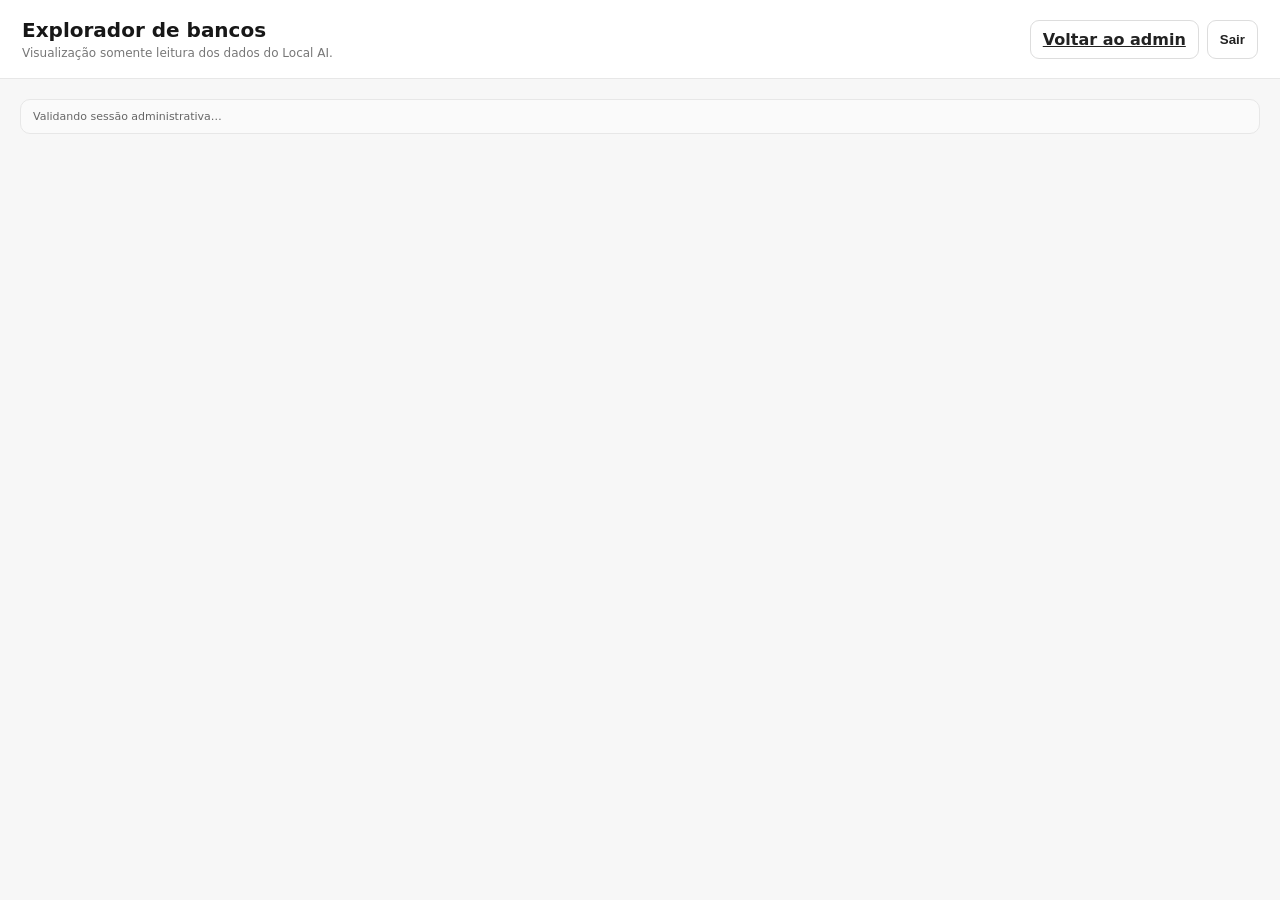
<file: bancos.html>
<!doctype html>
<html lang="pt-BR">
<head>
<meta charset="utf-8">
<meta name="viewport" content="width=device-width,initial-scale=1">
<title>Local AI · Bancos de dados</title>
<link rel="stylesheet" href="panel.css?v=3">
<style>
.db-shell{min-height:100vh;background:#f7f7f7;color:#171717}.db-top{display:flex;align-items:center;justify-content:space-between;gap:12px;padding:18px 22px;border-bottom:1px solid #e7e7e7;background:#fff;position:sticky;top:0;z-index:5}.db-top h1{font-size:20px;margin:0}.db-top p{margin:4px 0 0;color:#777;font-size:12px}.db-main{padding:20px;max-width:1500px;margin:auto}.db-toolbar{display:flex;gap:10px;flex-wrap:wrap;align-items:center;margin-bottom:14px}.db-tabs{display:flex;gap:8px}.db-tab{border:1px solid #ddd;background:#fff;border-radius:10px;padding:9px 12px;font-weight:700;cursor:pointer}.db-tab.on{background:#111;color:#fff;border-color:#111}.db-search{min-width:240px;flex:1;border:1px solid #ddd;border-radius:10px;padding:10px 12px}.db-layout{display:grid;grid-template-columns:300px minmax(0,1fr);gap:14px}.db-side,.db-content{background:#fff;border:1px solid #e5e5e5;border-radius:14px}.db-side{padding:12px}.db-content{padding:14px;min-width:0}.db-summary{display:grid;grid-template-columns:repeat(3,minmax(0,1fr));gap:10px;margin-bottom:14px}.db-stat{border:1px solid #e8e8e8;border-radius:12px;padding:12px}.db-stat span{display:block;color:#888;font-size:11px}.db-stat b{font-size:18px}.table-list{display:flex;flex-direction:column;gap:6px;max-height:660px;overflow:auto}.table-btn{width:100%;text-align:left;border:1px solid transparent;background:#fafafa;border-radius:9px;padding:9px 10px;cursor:pointer}.table-btn:hover,.table-btn.on{border-color:#d8d8d8;background:#f2f2f2}.table-btn b{display:block;font-size:12px;overflow:hidden;text-overflow:ellipsis}.table-btn span{font-size:10px;color:#888}.db-head{display:flex;justify-content:space-between;gap:10px;align-items:flex-start;margin-bottom:10px}.db-head h2{font-size:16px;margin:0}.db-head .meta{font-size:11px;color:#888;margin-top:3px}.grid-wrap{overflow:auto;border:1px solid #e8e8e8;border-radius:10px}.data-grid{width:100%;border-collapse:collapse;font-size:11px;white-space:nowrap}.data-grid th,.data-grid td{padding:8px 9px;border-bottom:1px solid #eee;border-right:1px solid #f2f2f2;text-align:left;max-width:260px;overflow:hidden;text-overflow:ellipsis}.data-grid th{background:#fafafa;position:sticky;top:0;z-index:1}.data-grid td.obj{font-family:ui-monospace,SFMono-Regular,Consolas,monospace;color:#555}.pager{display:flex;align-items:center;justify-content:space-between;gap:10px;margin-top:10px}.pager .btns{display:flex;gap:7px}.empty{padding:34px 12px;text-align:center;color:#888}.badge-db{display:inline-flex;padding:4px 7px;border-radius:999px;background:#f2f2f2;font-size:10px;font-weight:700}.notice{padding:10px 12px;background:#fafafa;border:1px solid #e7e7e7;border-radius:10px;font-size:11px;color:#666;margin-bottom:12px}.hidden{display:none!important}@media(max-width:850px){.db-layout{grid-template-columns:1fr}.db-summary{grid-template-columns:1fr}.db-top{align-items:flex-start}.db-main{padding:12px}.table-list{max-height:300px}}
</style>
</head>
<body>
<div class="db-shell">
  <header class="db-top">
    <div><h1>Explorador de bancos</h1><p>Visualização somente leitura dos dados do Local AI.</p></div>
    <div style="display:flex;gap:8px"><a class="btn" href="admin.html">Voltar ao admin</a><button id="logoutBtn" class="btn">Sair</button></div>
  </header>
  <main class="db-main">
    <div id="status" class="notice">Validando sessão administrativa…</div>
    <div id="app" class="hidden">
      <div class="db-toolbar">
        <div class="db-tabs"><button class="db-tab on" data-db="hibrid">HIBRID</button><button class="db-tab" data-db="core">CORE</button></div>
        <input id="tableSearch" class="db-search" placeholder="Pesquisar tabela…">
        <button id="refreshBtn" class="btn">Atualizar</button>
      </div>
      <div class="db-summary">
        <div class="db-stat"><span>Banco selecionado</span><b id="dbName">HIBRID</b></div>
        <div class="db-stat"><span>Tabelas disponíveis</span><b id="tableCount">0</b></div>
        <div class="db-stat"><span>Registros visíveis</span><b id="visibleRows">0</b></div>
      </div>
      <div class="db-layout">
        <aside class="db-side">
          <div class="notice" id="storageInfo">HIBRID: autenticação, operação e Storage <b>store-logos</b>.</div>
          <div id="tableList" class="table-list"></div>
        </aside>
        <section class="db-content">
          <div id="tableEmpty" class="empty">Selecione uma tabela para visualizar os dados.</div>
          <div id="tableView" class="hidden">
            <div class="db-head"><div><h2 id="tableTitle"></h2><div class="meta" id="tableMeta"></div></div><span id="accessMode" class="badge-db">Somente leitura</span></div>
            <div id="gridWrap" class="grid-wrap"></div>
            <div class="pager"><span id="pageInfo" class="meta"></span><div class="btns"><button id="prevBtn" class="btn sm">Anterior</button><button id="nextBtn" class="btn sm">Próxima</button></div></div>
          </div>
        </section>
      </div>
    </div>
  </main>
</div>
<script type="module">
import{createClient}from'https://esm.sh/@supabase/supabase-js@2.95.0';
const H_URL='https://innziuzgtpfsiywqmies.supabase.co';
const H_KEY='sb_publishable_'+'fJB7zijdznI9ob9l9jSGlQ_6oU_J-d1';
const C_URL='https://ccsypggvelcxsqszepfs.supabase.co';
const C_KEY='sb_publishable_zBA2v4pRgaaAv1VeV2d-Uw_rIrt4ZxG';
const h=createClient(H_URL,H_KEY,{auth:{persistSession:true,autoRefreshToken:true}});
const $=id=>document.getElementById(id);
const esc=s=>String(s??'').replace(/[&<>"']/g,m=>({'&':'&amp;','<':'&lt;','>':'&gt;','"':'&quot;',"'":'&#39;'}[m]));
const H_TABLES=['local_ai_profiles','local_ai_accounts','local_ai_store_owners','local_ai_product_owners','local_ai_store_hours','local_ai_product_variants','local_ai_store_knowledge','local_ai_store_questions','local_ai_reviews','local_ai_search_events','local_ai_admin_audit','local_ai_data_sources','local_ai_store_highlights','local_ai_ai_config','local_ai_synonym_suggestions'];
const C_TABLES=['local_ai_stores','local_ai_products'];
let db='hibrid',selected='',page=1,total=0,counts={},limit=25,session=null;
function tables(){return db==='hibrid'?H_TABLES:C_TABLES}
async function coreFetch(path,opts={}){const headers={apikey:C_KEY,Authorization:'Bearer '+C_KEY,Accept:'application/json',...(opts.headers||{})};return fetch(C_URL+'/rest/v1/'+path,{...opts,headers})}
async function countTable(name){try{if(db==='hibrid'){const{count,error}=await h.from(name).select('*',{count:'exact',head:true});if(error)throw error;return count||0}const r=await coreFetch(name+'?select=*',{method:'HEAD',headers:{Prefer:'count=exact'}});const range=r.headers.get('content-range')||'';const n=Number(range.split('/')[1]);return Number.isFinite(n)?n:0}catch{return 0}}
async function loadCounts(){counts={};await Promise.all(tables().map(async t=>counts[t]=await countTable(t)));renderTables();$('tableCount').textContent=tables().length;$('visibleRows').textContent=Object.values(counts).reduce((a,b)=>a+Number(b||0),0).toLocaleString('pt-BR')}
function renderTables(){const q=$('tableSearch').value.trim().toLowerCase();$('tableList').innerHTML=tables().filter(t=>!q||t.toLowerCase().includes(q)).map(t=>`<button class="table-btn ${selected===t?'on':''}" data-table="${esc(t)}"><b>${esc(t)}</b><span>${Number(counts[t]||0).toLocaleString('pt-BR')} registro(s)</span></button>`).join('')||'<div class="empty">Nenhuma tabela encontrada.</div>';document.querySelectorAll('[data-table]').forEach(b=>b.onclick=()=>openTable(b.dataset.table,1))}
function cell(v){if(v===null||v===undefined)return '—';if(typeof v==='object')return esc(JSON.stringify(v));return esc(String(v))}
async function rows(name,p){const from=(p-1)*limit,to=from+limit-1;if(db==='hibrid'){const{data,error,count}=await h.from(name).select('*',{count:'exact'}).range(from,to);if(error)throw error;return{data:data||[],count:count||0}}const r=await coreFetch(`${name}?select=*&offset=${from}&limit=${limit}`,{headers:{Prefer:'count=exact'}});if(!r.ok)throw new Error('CORE HTTP '+r.status);const range=r.headers.get('content-range')||'';const count=Number(range.split('/')[1]);return{data:await r.json(),count:Number.isFinite(count)?count:0}}
async function openTable(name,p=1){selected=name;page=p;renderTables();$('tableEmpty').classList.add('hidden');$('tableView').classList.remove('hidden');$('tableTitle').textContent=name;$('gridWrap').innerHTML='<div class="empty">Carregando…</div>';try{const r=await rows(name,p);total=r.count;const data=r.data;const cols=[...new Set(data.flatMap(x=>Object.keys(x)))];$('tableMeta').textContent=`${total.toLocaleString('pt-BR')} registro(s) · ${cols.length} coluna(s) · página ${page}`;$('pageInfo').textContent=`Mostrando ${data.length?((page-1)*limit+1):0}–${Math.min(page*limit,total)} de ${total}`;$('prevBtn').disabled=page<=1;$('nextBtn').disabled=page*limit>=total;if(!data.length){$('gridWrap').innerHTML='<div class="empty">Esta tabela não possui registros visíveis.</div>';return}$('gridWrap').innerHTML=`<table class="data-grid"><thead><tr>${cols.map(c=>`<th>${esc(c)}</th>`).join('')}</tr></thead><tbody>${data.map(row=>`<tr>${cols.map(c=>`<td class="${typeof row[c]==='object'&&row[c]!==null?'obj':''}" title="${esc(typeof row[c]==='object'&&row[c]!==null?JSON.stringify(row[c]):String(row[c]??''))}">${cell(row[c])}</td>`).join('')}</tr>`).join('')}</tbody></table>`}catch(e){$('gridWrap').innerHTML=`<div class="empty">Não foi possível ler esta tabela.<br><small>${esc(e.message||e)}</small></div>`}}
async function changeDb(next){db=next;selected='';page=1;document.querySelectorAll('[data-db]').forEach(b=>b.classList.toggle('on',b.dataset.db===db));$('dbName').textContent=db==='hibrid'?'HIBRID':'CORE';$('storageInfo').innerHTML=db==='hibrid'?'HIBRID: autenticação, operação e Storage <b>store-logos</b>.':'CORE: fonte oficial de <b>lojas e produtos</b>.';$('tableView').classList.add('hidden');$('tableEmpty').classList.remove('hidden');await loadCounts()}
$('tableSearch').oninput=renderTables;document.querySelectorAll('[data-db]').forEach(b=>b.onclick=()=>changeDb(b.dataset.db));$('refreshBtn').onclick=async()=>{await loadCounts();if(selected)await openTable(selected,page)};$('prevBtn').onclick=()=>selected&&page>1&&openTable(selected,page-1);$('nextBtn').onclick=()=>selected&&page*limit<total&&openTable(selected,page+1);$('logoutBtn').onclick=async()=>{await h.auth.signOut();location.href='admin.html'};
const{data:{session:s}}=await h.auth.getSession();session=s;if(!session){location.href='admin.html'}else{const{data:p,error}=await h.from('local_ai_profiles').select('role').eq('user_id',session.user.id).maybeSingle();if(error||p?.role!=='admin'){await h.auth.signOut();location.href='admin.html'}else{$('status').textContent='Sessão administrativa validada. HIBRID mantém usuários/operação; CORE mantém lojas/produtos. O explorador é somente leitura.';$('app').classList.remove('hidden');await loadCounts()}}
</script>
</body>
</html>
</file>
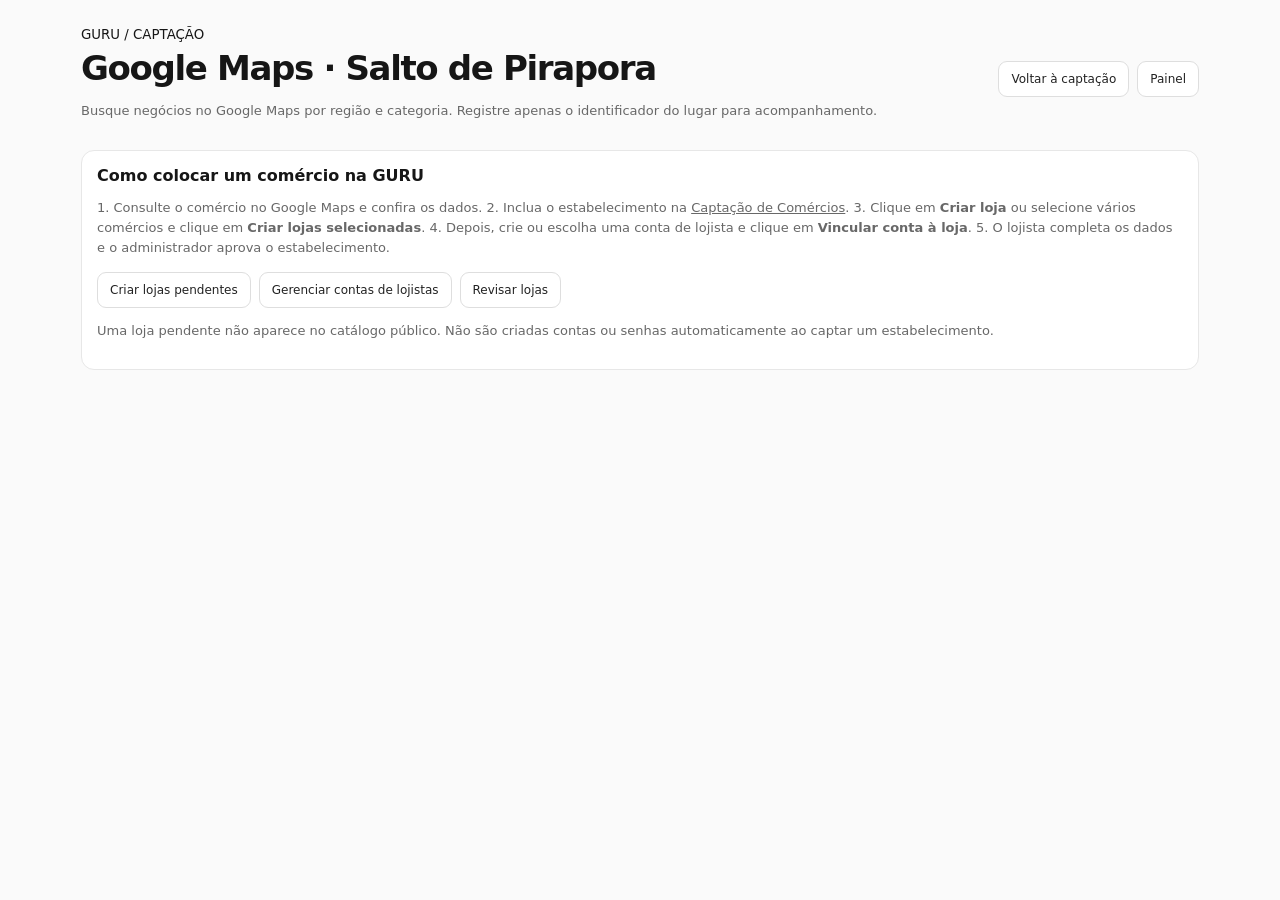
<file: guru-google-maps.html>
<!doctype html><html lang="pt-BR"><head><meta charset="utf-8"><meta name="viewport" content="width=device-width,initial-scale=1"><title>GURU · Google Maps</title><style>
:root{font-family:Inter,system-ui,Arial,sans-serif;color:#161616;background:#fafafa}*{box-sizing:border-box}body{margin:0}main{max-width:1150px;margin:0 auto;padding:24px 16px 60px}header{display:flex;justify-content:space-between;align-items:center;gap:15px;flex-wrap:wrap;margin-bottom:16px}h1{font-size:clamp(23px,4vw,34px);letter-spacing:-.04em;margin:5px 0}h2{font-size:16px;margin:0 0 10px}p,.muted{color:#686868;font-size:13px;line-height:1.55}a{color:inherit}.panel,.entry{background:#fff;border:1px solid #e7e7e7;border-radius:13px;padding:15px}.panel{margin-bottom:12px}.fields{display:grid;grid-template-columns:minmax(150px,2fr) minmax(130px,1fr) minmax(110px,1fr);gap:9px}.fields label,.entry label{font-size:12px;color:#666;display:grid;gap:5px}input,select,textarea,button{font:inherit;font-size:13px}input,select,textarea{width:100%;padding:10px;border:1px solid #dedede;border-radius:9px;background:#fff;color:#222}textarea{min-height:60px;resize:vertical}button,.btn{display:inline-block;padding:10px 12px;border:1px solid #dedede;background:#fff;border-radius:9px;cursor:pointer;text-decoration:none;color:#222;font-size:12px}button.primary{background:#171717;color:white;border-color:#171717}button:disabled{opacity:.6;cursor:wait}.row{display:flex;gap:8px;flex-wrap:wrap;align-items:center}.layout{display:grid;grid-template-columns:1.2fr 1fr;gap:12px}.map{min-height:420px;border:1px solid #ddd;border-radius:13px;background:#ededed}.list{display:grid;gap:8px;max-height:650px;overflow-y:auto}.entry h3{font-size:14px;margin:0 0 5px}.entry p{margin:4px 0}.pill{display:inline-block;padding:3px 8px;background:#f1f1f1;border-radius:50px;font-size:10px;color:#666}#message{font-size:12px;min-height:22px;color:#444;padding:5px 0}#unauth{display:none}.hidden{display:none!important}@media(max-width:750px){.fields{grid-template-columns:1fr}.layout{grid-template-columns:1fr}.map{min-height:280px}}
</style></head><body><main>
<header><div><small>GURU / CAPTAÇÃO</small><h1>Google Maps · Salto de Pirapora</h1><p>Busque negócios no Google Maps por região e categoria. Registre apenas o identificador do lugar para acompanhamento.</p></div><div class="row"><a class="btn" href="guru-prospects.html">Voltar à captação</a><a class="btn" href="admin.html">Painel</a></div></header>
<section class="panel"><h2>Como colocar um comércio na GURU</h2><p>1. Consulte o comércio no Google Maps e confira os dados. 2. Inclua o estabelecimento na <a href="guru-prospects.html">Captação de Comércios</a>. 3. Clique em <strong>Criar loja</strong> ou selecione vários comércios e clique em <strong>Criar lojas selecionadas</strong>. 4. Depois, crie ou escolha uma conta de lojista e clique em <strong>Vincular conta à loja</strong>. 5. O lojista completa os dados e o administrador aprova o estabelecimento.</p><div class="row"><a class="btn" href="guru-prospects.html">Criar lojas pendentes</a><a class="btn" href="admin.html?view=merchants">Gerenciar contas de lojistas</a><a class="btn" href="admin.html?view=stores">Revisar lojas</a></div><p>Uma loja pendente não aparece no catálogo público. Não são criadas contas ou senhas automaticamente ao captar um estabelecimento.</p></section>
<div id="unauth" class="panel">Acesso exclusivo para administradores. <a href="admin.html">Entrar no painel</a>.</div>
<div id="work" class="hidden"><div class="panel">
<h2>Conectar Google Maps</h2>
<div class="fields"><label>Chave da API Maps JavaScript<input id="apiKey" type="password" autocomplete="off" placeholder="Chave do seu Google Cloud"></label><label>Cidade<input id="city" value="Salto de Pirapora, SP, Brasil" readonly></label><label>Raio da pesquisa<select id="radius"><option value="1000">1 km</option><option value="2000" selected>2 km</option><option value="3000">3 km</option></select></label></div>
<div class="row" style="margin-top:10px"><button id="connect" class="primary">Conectar Google Maps</button><a class="btn" target="_blank" rel="noopener noreferrer" href="https://developers.google.com/maps/documentation/javascript/cloud-setup">Configurar API no Google Cloud</a></div>
<p>A chave não é salva no banco nem no navegador. Use uma chave do Google Cloud restrita ao domínio <strong>jkkjkjjkkj94-bit.github.io</strong>, com faturamento e APIs Maps JavaScript, Places (New) e Geocoding habilitadas. A consulta pode gerar cobranças.</p></div>
<div class="panel">
<div class="fields"><label>Tipo de comércio<select id="category">
<option value="">Todos os tipos (amostra)</option><option value="store">Lojas em geral</option><option value="supermarket">Supermercados</option><option value="grocery_store">Mercados</option><option value="bakery">Padarias</option><option value="restaurant">Restaurantes</option><option value="pizza_restaurant">Pizzarias</option><option value="cafe">Cafeterias</option><option value="clothing_store">Roupas</option><option value="shoe_store">Calçados</option><option value="hardware_store">Materiais e ferragens</option><option value="home_goods_store">Artigos para casa</option><option value="electronics_store">Eletrônicos</option><option value="pet_store">Pet shops</option><option value="beauty_salon">Salões</option><option value="barber_shop">Barbearias</option><option value="car_repair">Oficinas</option><option value="pharmacy">Farmácias</option><option value="florist">Floriculturas</option><option value="book_store">Livrarias</option><option value="furniture_store">Móveis</option>
</select></label><label>Região<select id="zone"><option value="map">Centro do mapa (arraste para pesquisar)</option><option value="0">Centro</option><option value="1">Norte</option><option value="2">Sul</option><option value="3">Leste</option><option value="4">Oeste</option><option value="5">Nordeste</option><option value="6">Noroeste</option><option value="7">Sudeste</option><option value="8">Sudoeste</option></select></label><label>Classificação<select id="rank"><option value="POPULARITY">Relevância</option><option value="DISTANCE">Proximidade</option></select></label></div>
<div class="row" style="margin-top:10px"><button id="search" class="primary" disabled>Pesquisar região no Google Maps</button><button id="next" disabled>Próxima região</button><span id="count" class="muted"></span></div><p>Até 20 resultados por consulta. Troque categoria e região para ampliar a cobertura; o Google não garante uma lista integral de todos os estabelecimentos da cidade. Confira se cada endereço realmente pertence a Salto de Pirapora.</p><div id="message" role="status" aria-live="polite"></div></div>
<div class="layout"><section><h2>Mapa do Google</h2><div id="map" class="map"></div></section><section><h2>Resultados da consulta</h2><div id="results" class="list"><p class="muted">Conecte a API para pesquisar negócios.</p></div></section></div>
<div class="panel" style="margin-top:14px"><div class="row"><h2 style="margin:0">IDs salvos para acompanhamento</h2><button id="refresh">Atualizar</button><span class="muted" id="trackingCount"></span></div><p>Armazenamos apenas o ID do Google Maps, cidade, status e notas adicionadas por você. Os nomes e endereços são exibidos apenas na consulta ao Google; para o catálogo público, confirme os dados diretamente com o comércio.</p><div id="tracked" class="list"></div></div></div></main>
<script type="module" src="guru-google-maps.js?v=4"></script></body></html>
</file>
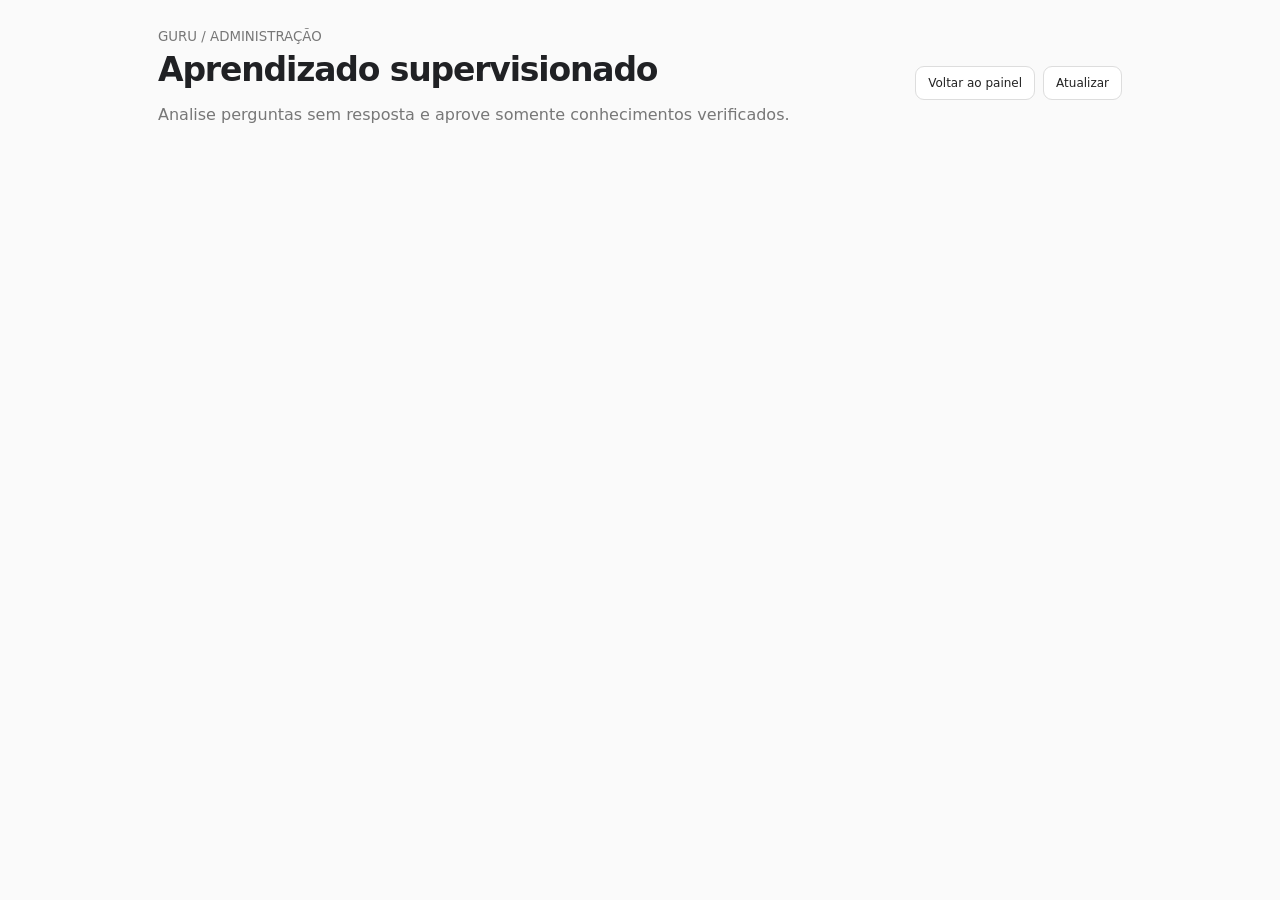
<file: guru-learning.html>
<!doctype html><html lang="pt-BR"><head><meta charset="utf-8"><meta name="viewport" content="width=device-width,initial-scale=1"><title>GURU · Aprendizado supervisionado</title><style>
:root{font-family:Inter,system-ui,Arial,sans-serif;color:#202124;background:#fafafa}*{box-sizing:border-box}body{margin:0}main{width:min(1000px,100%);margin:auto;padding:26px 18px 70px}header{display:flex;justify-content:space-between;align-items:center;gap:16px;flex-wrap:wrap;margin-bottom:25px}h1{letter-spacing:-.035em;font-size:clamp(23px,4vw,33px);margin:5px 0}h2{font-size:15px;margin:0}p,small{color:#777}a{color:inherit}.toolbar{display:flex;gap:8px;flex-wrap:wrap;align-items:center}button,a.button{border:1px solid #ddd;background:white;color:#222;border-radius:9px;padding:9px 12px;font:inherit;font-size:12px;cursor:pointer;text-decoration:none}button.primary{background:#171717;color:#fff;border-color:#171717}button:disabled{opacity:.5;cursor:wait}button.danger{color:#a11;border-color:#e7c8c8;background:#fff;margin-top:10px}button.danger:hover{background:#fff3f3}.stats{display:grid;grid-template-columns:repeat(3,minmax(0,1fr));gap:10px;margin:18px 0}.stat,.panel,.item{background:#fff;border:1px solid #e9e9e9;border-radius:13px;padding:15px}.stat span{display:block;font-size:11px;color:#777}.stat b{font-size:25px}.panel{margin-bottom:12px}#list{display:grid;gap:10px;margin-top:14px}.item h3{font-size:14px;margin:0 0 6px;overflow-wrap:anywhere}.meta{color:#777;font-size:11px;margin-bottom:11px}textarea{width:100%;min-height:85px;resize:vertical;padding:10px;border:1px solid #dedede;border-radius:9px;font:inherit;font-size:13px;margin:4px 0 8px}.item .toolbar{justify-content:flex-start}select{padding:9px;border:1px solid #ddd;border-radius:9px;background:#fff;font-size:12px}.review-edit{display:grid;gap:10px;margin:12px 0}.edit-field{display:grid;gap:5px}.review-input{width:100%;min-height:40px;padding:10px;border:1px solid #dedede;border-radius:9px;background:#fff;color:#202124;font:inherit;font-size:13px}.review-input:focus{outline:2px solid #444;outline-offset:1px}.review-edit textarea{min-height:105px}#message{min-height:20px;color:#555;font-size:12px}#unauthorized{display:none}.muted{color:#777;font-size:12px}.pill{font-size:10px;color:#666;background:#f4f4f4;border-radius:999px;padding:5px 9px}@media(max-width:600px){main{padding:18px 10px 50px}.stats{grid-template-columns:1fr 1fr 1fr;gap:5px}.stat{padding:10px}.stat b{font-size:22px}}</style></head><body><main>
<header><div><small>GURU / ADMINISTRAÇÃO</small><h1>Aprendizado supervisionado</h1><p>Analise perguntas sem resposta e aprove somente conhecimentos verificados.</p></div><div class="toolbar"><a class="button" href="admin.html">Voltar ao painel</a><button id="refresh">Atualizar</button></div></header>
<div id="unauthorized" class="panel">Acesso exclusivo para administradores autenticados. <a href="admin.html">Entrar no painel</a>.</div>
<div id="workspace" hidden>
<div class="stats"><div class="stat"><span>Pendentes</span><b id="pending">0</b></div><div class="stat"><span>Aprovadas</span><b id="approved">0</b></div><div class="stat"><span>Rejeitadas</span><b id="rejected">0</b></div></div>
<div class="panel"><div class="toolbar"><button class="primary" id="analyze">Analisar registros</button><select id="statusFilter"><option value="pending">Pendentes</option><option value="approved">Aprovadas</option><option value="rejected">Rejeitadas</option><option value="all">Todas</option></select></div><p class="muted">A análise agrupa perguntas semelhantes. Edite a pergunta, categoria, contexto e resposta; salve como rascunho ou publique após revisão. Conhecimentos aprovados também podem ser corrigidos. O botão Excluir registro remove a revisão e, quando existir, a resposta publicada vinculada.</p><div id="message" role="status" aria-live="polite"></div></div>
<section><h2>Fila de conhecimento</h2><div id="list"></div></section></div>
</main><script type="module" src="guru-learning-admin.js?v=4"></script></body></html>
</file>
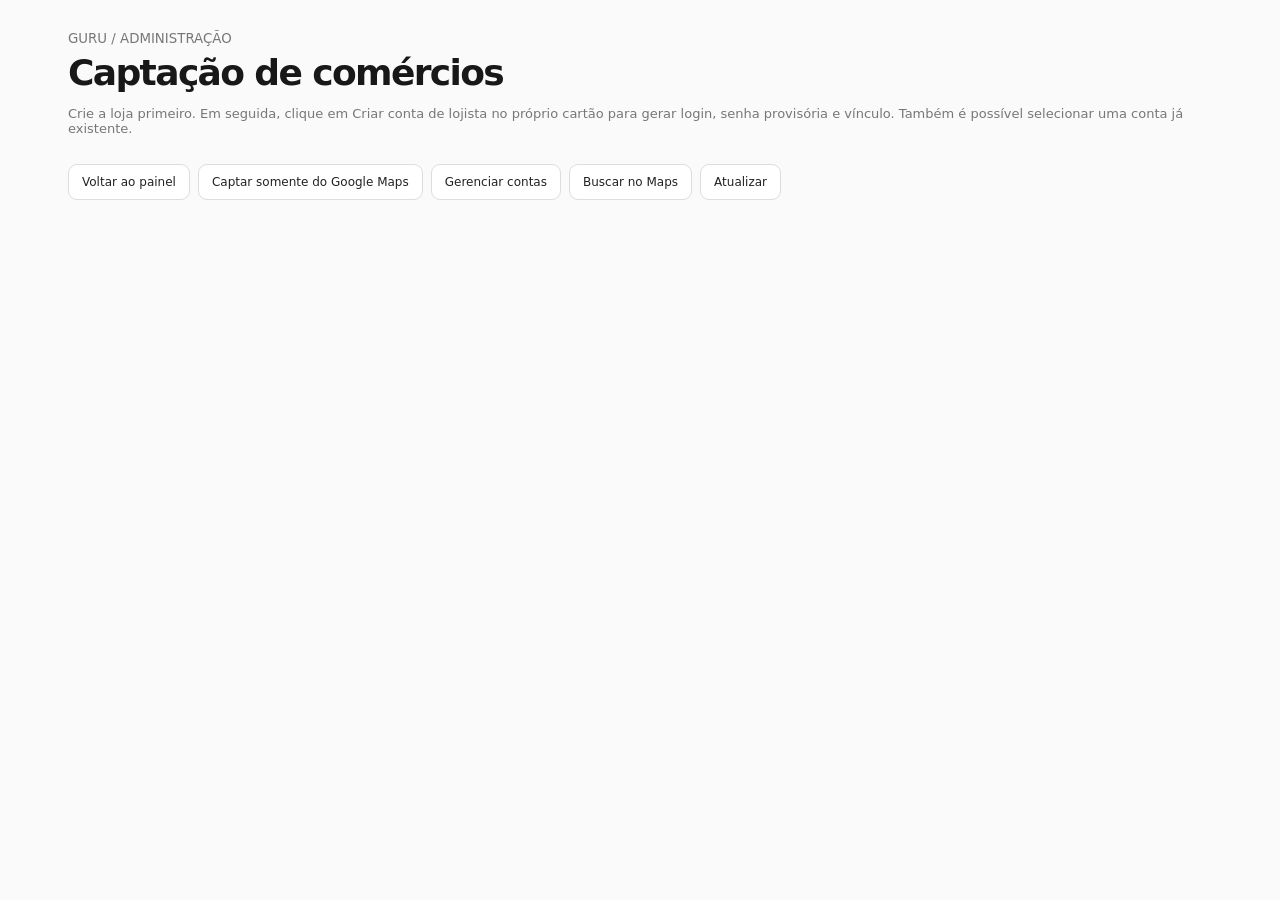
<file: guru-prospects.html>
<!doctype html><html lang="pt-BR"><head><meta charset="utf-8"><meta name="viewport" content="width=device-width,initial-scale=1"><title>GURU · Captação de comércios</title><style>
:root{font-family:Inter,system-ui,-apple-system,Arial,sans-serif;color:#181818;background:#fafafa}*{box-sizing:border-box}body{margin:0}main{max-width:1180px;margin:auto;padding:28px 18px 70px}h1{letter-spacing:-.045em;font-size:clamp(26px,4vw,36px);margin:5px 0}h2{font-size:16px;margin:0 0 10px}p,.muted{color:#777;font-size:13px}small{color:#777}a{color:inherit}header{display:flex;justify-content:space-between;align-items:center;gap:15px;flex-wrap:wrap;margin-bottom:24px}.panel,.stat,.lead{background:white;border:1px solid #e6e6e6;border-radius:14px;padding:16px}.stats{display:grid;grid-template-columns:repeat(4,minmax(0,1fr));gap:10px;margin-bottom:16px}.stat small{display:block}.stat strong{display:block;font-size:25px;margin-top:7px}.toolbar,.actions{display:flex;gap:8px;flex-wrap:wrap;align-items:center}button,.btn{appearance:none;cursor:pointer;border:1px solid #ddd;background:white;color:#222;border-radius:9px;padding:10px 13px;font:inherit;font-size:12px;text-decoration:none;display:inline-flex;align-items:center;justify-content:center}button.primary{background:#181818;color:white;border-color:#181818}button.warn{color:#a22;border-color:#ecc}button:disabled{opacity:.5;cursor:wait}.account-fields{display:grid;gap:9px;margin-top:12px;padding:12px;border:1px solid #e7e7e7;border-radius:10px;background:#fcfcfc}.account-fields label{display:grid;gap:4px;color:#555;font-size:12px}.account-fields p{margin:0}.credentials{border:1px solid #ddd;background:#fff;border-radius:13px;max-width:520px;padding:22px;width:calc(100% - 24px);box-shadow:0 10px 38px #0002}.credential-backdrop{position:fixed;inset:0;z-index:200;background:#0009;display:flex;align-items:center;justify-content:center}.credential-value{font:600 15px ui-monospace,Consolas,monospace;overflow-wrap:anywhere;background:#f4f4f4;border:1px solid #eee;border-radius:8px;padding:12px;margin:6px 0 14px}.credentials h2{font-size:19px;margin-bottom:9px}.credentials label{font-size:12px;color:#777}.credentials .actions{margin-top:12px}input,select,textarea{font:inherit;border:1px solid #dedede;background:#fff;color:#222;border-radius:9px;padding:10px;width:100%;font-size:13px}textarea{resize:vertical;min-height:75px}.filters{display:grid;grid-template-columns:2fr 1fr 1fr 1fr;gap:8px}.editor{display:grid;grid-template-columns:repeat(2,minmax(0,1fr));gap:10px}.editor label,.inline-editor label{display:grid;gap:4px;color:#666;font-size:12px}.editor .wide{grid-column:1/-1}.lead-grid{display:grid;grid-template-columns:repeat(auto-fit,minmax(295px,1fr));gap:10px;margin-top:14px}.lead{min-width:0}.lead .select-lead{display:flex;align-items:center;gap:8px;margin:0 0 8px;font-size:12px;color:#555}.lead .select-lead input{width:auto}.lead .select-lead{display:flex;align-items:center;gap:8px;margin-bottom:8px;font-size:12px}.lead .select-lead input{width:auto}.lead h3{font-size:15px;margin:2px 0 8px}.lead p{margin:5px 0;overflow-wrap:anywhere}.lead .actions{margin-top:12px}.pill{display:inline-flex;font-size:10px;color:#555;border-radius:30px;background:#f1f1f1;padding:4px 8px}.pill.ok{background:#eaf5ec;color:#216e36}.section{margin-bottom:17px}.inline-editor{display:grid;grid-template-columns:repeat(2,minmax(0,1fr));gap:8px;margin-top:12px}.inline-editor .wide{grid-column:1/-1}#message{font-size:12px;min-height:22px;margin-top:12px}#unauthed{display:none}.hidden{display:none!important}@media(max-width:750px){main{padding:18px 12px 40px}.filters{grid-template-columns:1fr 1fr}.filters input{grid-column:1/-1}.stats{grid-template-columns:1fr 1fr}.editor{grid-template-columns:1fr}}
</style></head><body><main><header><div><small>GURU / ADMINISTRAÇÃO</small><h1>Captação de comércios</h1><p>Crie a loja primeiro. Em seguida, clique em Criar conta de lojista no próprio cartão para gerar login, senha provisória e vínculo. Também é possível selecionar uma conta já existente.</p></div><div class="toolbar"><a class="btn" href="admin.html">Voltar ao painel</a><a class="btn" href="guru-google-maps.html">Captar somente do Google Maps</a><a class="btn" href="admin.html?view=merchants">Gerenciar contas</a><a class="btn" id="maps" href="https://www.google.com/maps/search/com%C3%A9rcios+Salto+de+Pirapora+SP" target="_blank" rel="noopener noreferrer">Buscar no Maps</a><button id="refresh">Atualizar</button></div></header>
<div id="generatedMerchantCredentials" class="credential-backdrop hidden" role="dialog" aria-modal="true" aria-labelledby="generatedMerchantTitle"><div class="credentials" style="max-width:750px;max-height:90vh;overflow:auto"><h2 id="generatedMerchantTitle">Contas provisórias de lojistas</h2><p id="generatedMerchantSummary">As credenciais aparecerão somente nesta janela. Copie e entregue cada acesso ao responsável autorizado.</p><div id="generatedMerchantList" style="display:grid;gap:10px;max-height:48vh;overflow:auto"></div><div class="actions"><button class="primary" id="copyGeneratedMerchantCredentials" type="button">Copiar logins e senhas</button><button id="closeGeneratedMerchantCredentials" type="button">Já copiei, fechar</button></div><p class="muted">O login provisório usa um identificador interno. O administrador poderá definir um e-mail real posteriormente. Nenhuma loja será ativada automaticamente.</p></div></div>
<div id="unauthed" class="panel">Acesso exclusivo para administrador. <a href="admin.html">Faça login no painel</a>.</div><div id="work" class="hidden">
<div class="stats"><div class="stat"><small>Encontrados</small><strong id="nAll">0</strong></div><div class="stat"><small>Contatados</small><strong id="nContacted">0</strong></div><div class="stat"><small>Interessados</small><strong id="nInterested">0</strong></div><div class="stat"><small>Para aprovação</small><strong id="nApproval">0</strong></div></div>
<div class="panel section"><h2>Pesquisar e organizar</h2><p class="muted">Esta lista inclui registros históricos de diferentes fontes. Para novas pesquisas exclusivamente do Google Maps, use <a href="guru-google-maps.html">a captação Google Maps</a>; os dados não são misturados automaticamente.</p><div class="filters"><input id="query" placeholder="Pesquisar nome, endereço ou categoria"><input id="cityFilter" value="Salto de Pirapora" placeholder="Cidade"><select id="categoryFilter"><option value="">Todas as categorias</option></select><select id="statusFilter"><option value="">Todos os status</option><option value="identified">Identificado</option><option value="contacted">Contatado</option><option value="interested">Interessado</option><option value="store_created">Loja criada</option><option value="account_created">Conta criada (anterior)</option><option value="awaiting_approval">Aguardando aprovação</option><option value="approved">Validado para cadastro</option><option value="declined">Não interessado</option></select></div><div id="message" role="status" aria-live="polite"></div></div>
<div class="panel section"><h2>Adicionar comércio à prospecção</h2><form id="createForm" class="editor">
<label>Nome do estabelecimento<input id="newName" maxlength="140" required placeholder="Nome comercial"></label><label>Categoria<input id="newCategory" maxlength="100" required placeholder="Padaria, roupas, mercado..."></label>
<label>Cidade<input id="newCity" maxlength="100" required value="Salto de Pirapora"></label><label>UF<input id="newUf" maxlength="2" required value="SP"></label>
<label class="wide">Endereço comercial<input id="newAddress" maxlength="250" placeholder="Rua, número e bairro"></label><label>Telefone comercial público<input id="newPhone" maxlength="50" placeholder="Opcional"></label><label>Link da fonte<input id="newSource" type="url" maxlength="500" placeholder="https://..."></label>
<label class="wide">Observações<textarea id="newNotes" maxlength="1000" placeholder="Informações a confirmar com o responsável"></textarea></label><div class="wide toolbar"><button type="submit" class="primary">Adicionar à captação</button><small>Antes de publicar na GURU, valide o estabelecimento e seus dados.</small></div></form></div>
<div class="section"><div class="toolbar" style="justify-content:space-between"><h2>Lista de comércios</h2><small id="foundLabel"></small></div><div class="panel" style="margin:10px 0"><div class="toolbar"><button id="selectVisible" type="button">Selecionar lojas disponíveis</button><button id="clearSelected" type="button">Limpar seleção</button><span id="selectionCount" class="muted">0 selecionados</span><button id="createBulk" class="primary" type="button" disabled>Criar lojas selecionadas</button><button id="createAllMerchantAccounts" type="button" disabled>Criar contas para lojas sem responsável</button><span id="missingAccountCount" class="muted"></span></div><p class="muted">Crie até 20 lojas pendentes por vez, sem criar contas. Depois vincule cada loja a um lojista cadastrado no painel administrativo.</p></div><div id="leads" class="lead-grid"></div></div></div></main>
<script type="module" src="guru-prospects.js?v=8"></script></body></html>
</file>
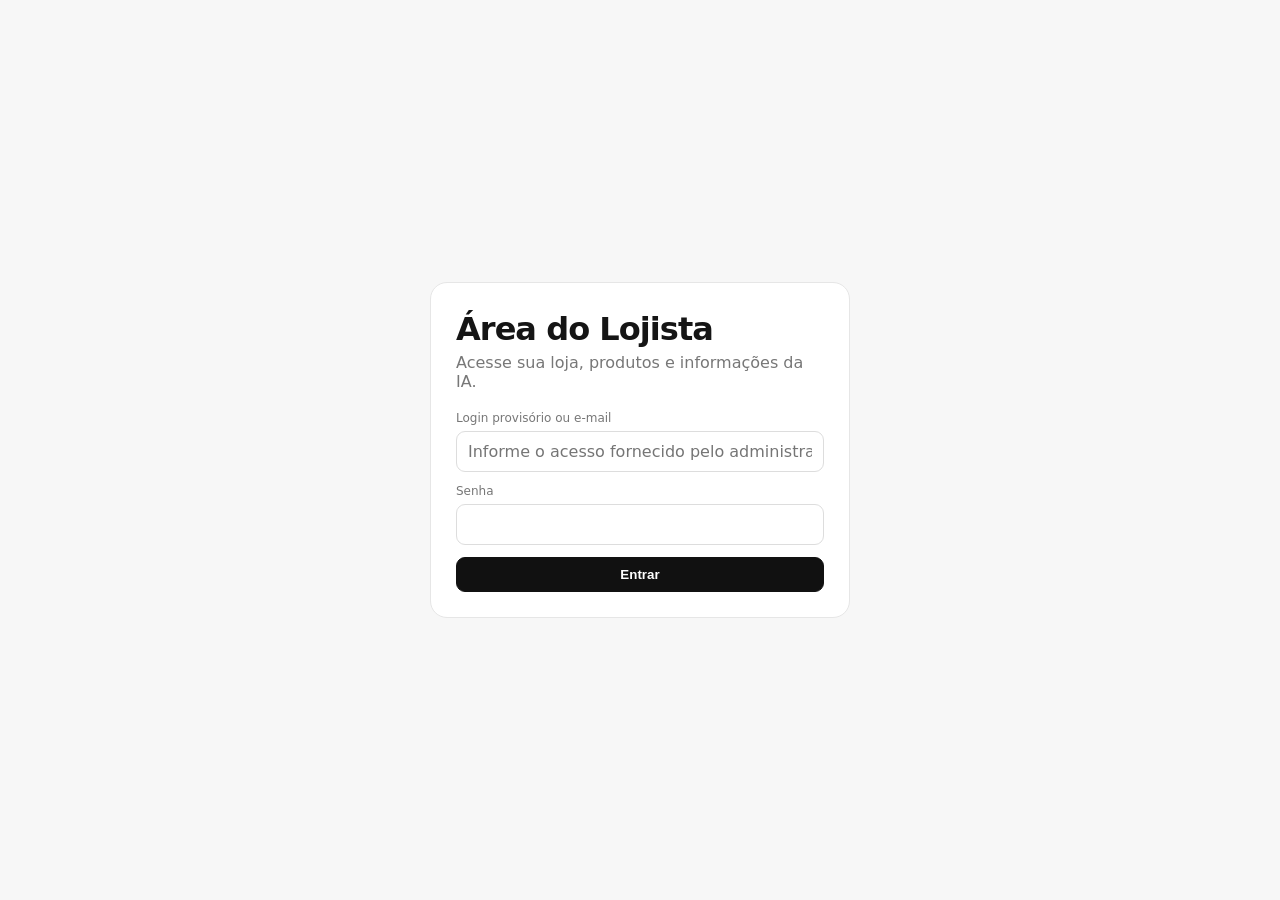
<file: lojista.html>
<!doctype html><html lang="pt-BR"><head><meta charset="utf-8"><meta name="viewport" content="width=device-width,initial-scale=1"><title>Local AI · Lojista</title><link rel="stylesheet" href="panel.css?v=3"></head><body>
<div id="loginView" class="login-wrap"><form id="loginForm" class="login-card"><h1>Área do Lojista</h1><p>Acesse sua loja, produtos e informações da IA.</p><div class="field"><label>Login provisório ou e-mail</label><input id="email" type="text" inputmode="email" autocomplete="username" required placeholder="Informe o acesso fornecido pelo administrador"></div><div class="field"><label>Senha</label><input id="password" type="password" required></div><button class="btn dark" style="width:100%">Entrar</button></form></div>
<div id="appView" class="panel-shell hidden"><aside class="panel-side"><div class="panel-brand">Local AI · Lojista</div><nav class="panel-nav"><button class="on" data-view="overview">Visão geral</button><button data-view="store">Minha loja</button><button data-view="products">Produtos</button><button data-view="ai">Informações da IA</button><button data-view="questions">Perguntas</button><button data-view="analytics">Analytics</button><button data-view="reviews">Avaliações</button></nav><small>Painel separado do chat público.</small></aside><main class="panel-main"><div class="panel-top"><div><h1 id="pageTitle">Visão geral</h1><p id="merchantUser"></p></div><button id="logoutBtn" class="btn">Sair</button></div>
<section id="overview" class="view on"><div class="cards"><div class="stat"><span>Status</span><b id="mStatus">—</b></div><div class="stat"><span>Produtos</span><b id="mProdCount">0/10</b></div><div class="stat"><span>Aparições</span><b id="mAppear">0</b></div><div class="stat"><span>Perguntas sem resposta</span><b id="mUnanswered">0</b></div></div><div class="card" style="margin-top:14px"><h3 id="mStoreTitle">Sua loja</h3><div class="meta" id="mStoreHint">Cadastre sua loja para começar.</div></div><div class="card" style="margin-top:14px"><h3>Segurança de acesso</h3><p class="meta">Se você recebeu uma senha provisória, altere-a no primeiro acesso. Não compartilhe sua senha.</p><form id="passwordChangeForm"><div class="field"><label>Nova senha</label><input id="newAccountPassword" type="password" autocomplete="new-password" minlength="12" required placeholder="Pelo menos 12 caracteres"></div><div class="field"><label>Confirmar nova senha</label><input id="confirmAccountPassword" type="password" autocomplete="new-password" minlength="12" required></div><button class="btn dark" type="submit">Alterar senha</button></form></div></section>
<section id="store" class="view"><form id="storeForm"><div class="grid"><div class="card"><h3>Dados principais</h3><div class="store-profile-editor"><div class="store-profile-preview" id="sLogoPreview"><span>Foto</span></div><div class="store-profile-copy"><div class="row"><div><b>Foto de perfil da loja</b><div class="meta">Aparece nos cards de resultado. JPG, PNG ou WebP, até 3 MB.</div></div><span id="sSponsorState" class="badge">Plano normal</span></div><div class="store-profile-actions"><label class="btn sm" for="sLogoFile">Escolher foto</label><input id="sLogoFile" type="file" accept="image/jpeg,image/png,image/webp" hidden><button id="sLogoRemove" class="btn sm" type="button">Remover</button></div></div></div><div class="field"><label>Nome</label><input id="sName" required></div><div class="field"><label>Categoria</label><select id="sCat" required><option value="">Selecione uma categoria</option><option value="Comida">Comida</option><option value="Roupas">Roupas</option><option value="Farmácia">Farmácia</option><option value="Mercado">Mercado</option><option value="Beleza">Beleza</option><option value="Tecnologia">Tecnologia</option><option value="Serviços">Serviços</option><option value="Pet shop">Pet shop</option><option value="Automóveis">Automóveis</option><option value="Construção">Construção</option></select></div><div class="field"><label>Descrição</label><textarea id="sDesc"></textarea></div><div class="field"><label>Telefone</label><input id="sPhone"></div><div class="field"><label>WhatsApp</label><input id="sWhatsapp"></div><div class="field"><label>Endereço</label><input id="sAddress" required></div><div class="grid"><div class="field"><label>Latitude</label><input id="sLat" type="number" step="any" required></div><div class="field"><label>Longitude</label><input id="sLng" type="number" step="any" required></div></div></div><div class="card"><h3>Entrega e pagamento</h3><label><input type="checkbox" id="sDelivery"> Faz entrega</label><div class="field"><label>Taxa de entrega</label><input id="sDeliveryFee" type="number" step="0.01"></div><div class="field"><label>Tempo médio (min)</label><input id="sDeliveryTime" type="number"></div><label><input type="checkbox" id="sPickup"> Retirada na loja</label><div class="checks" style="margin-top:12px"><label><input type="checkbox" class="pay" value="Pix"> Pix</label><label><input type="checkbox" class="pay" value="Dinheiro"> Dinheiro</label><label><input type="checkbox" class="pay" value="Crédito"> Crédito</label><label><input type="checkbox" class="pay" value="Débito"> Débito</label></div></div><div class="card"><h3>Horário de funcionamento</h3><div class="week" id="hours"></div></div></div><button class="btn dark" style="margin-top:12px">Salvar loja</button></form></section>
<section id="products" class="view"><div class="grid"><form class="card" id="productForm"><h3>Novo produto</h3><div class="field"><label>Nome</label><input id="pName" required></div><div class="field"><label>Descrição</label><textarea id="pDesc"></textarea></div><div class="field"><label>Categoria</label><input id="pCat"></div><div class="grid"><div class="field"><label>Preço</label><input id="pPrice" type="number" step="0.01" required></div><div class="field"><label>Promoção</label><input id="pPromo" type="number" step="0.01"></div></div><div class="field"><label>Estoque</label><input id="pStock" type="number" min="0" value="1"></div><div class="field"><label>Tamanhos</label><input id="pSizes" placeholder="P, M, G"></div><label><input type="checkbox" id="pShow" checked> Mostrar na IA</label><button class="btn dark" id="pAdd" style="margin-top:12px">Adicionar</button></form><div class="card"><div class="row"><h3>Produtos</h3><span class="meta"><span id="pCount">0</span>/10</span></div><div id="productList" class="list"></div></div></div></section>
<section id="ai" class="view"><div class="grid"><form class="card" id="knowledgeForm"><h3>Ensinar a IA</h3><div class="field"><label>Pergunta</label><input id="kQ" required></div><div class="field"><label>Variações, uma por linha</label><textarea id="kVars"></textarea></div><div class="field"><label>Resposta</label><textarea id="kA" required></textarea></div><button class="btn dark">Salvar resposta</button></form><div class="card"><h3>Informações cadastradas</h3><div id="knowledgeList" class="list"></div></div></div></section>
<section id="questions" class="view"><div class="card"><h3>Perguntas sem resposta</h3><div id="questionList" class="list"></div></div></section>
<section id="analytics" class="view"><div class="cards"><div class="stat"><span>Buscas relacionadas</span><b id="anSearches">0</b></div><div class="stat"><span>Aparições</span><b id="anAppear">0</b></div><div class="stat"><span>Seleções</span><b id="anSelect">0</b></div><div class="stat"><span>Sem resposta</span><b id="anUnanswered">0</b></div></div><div class="card" style="margin-top:14px"><h3>Termos mais usados</h3><div id="anTerms" class="list"></div></div></section>
<section id="reviews" class="view"><div class="card"><div class="row"><h3>Avaliações</h3><b id="reviewAvg">—</b></div><div id="reviewList" class="list"></div></div></section>
</main></div><div id="toast" class="toast"></div><script type="module" src="core-data-router.js?v=5"></script><script type="module" src="lojista.js?v=5"></script><script type="module" src="lojista-store-group.js?v=6"></script><script type="module" src="address-validation.js?v=2"></script><script type="module" src="lojista-activity.js?v=1"></script></body></html>
</file>
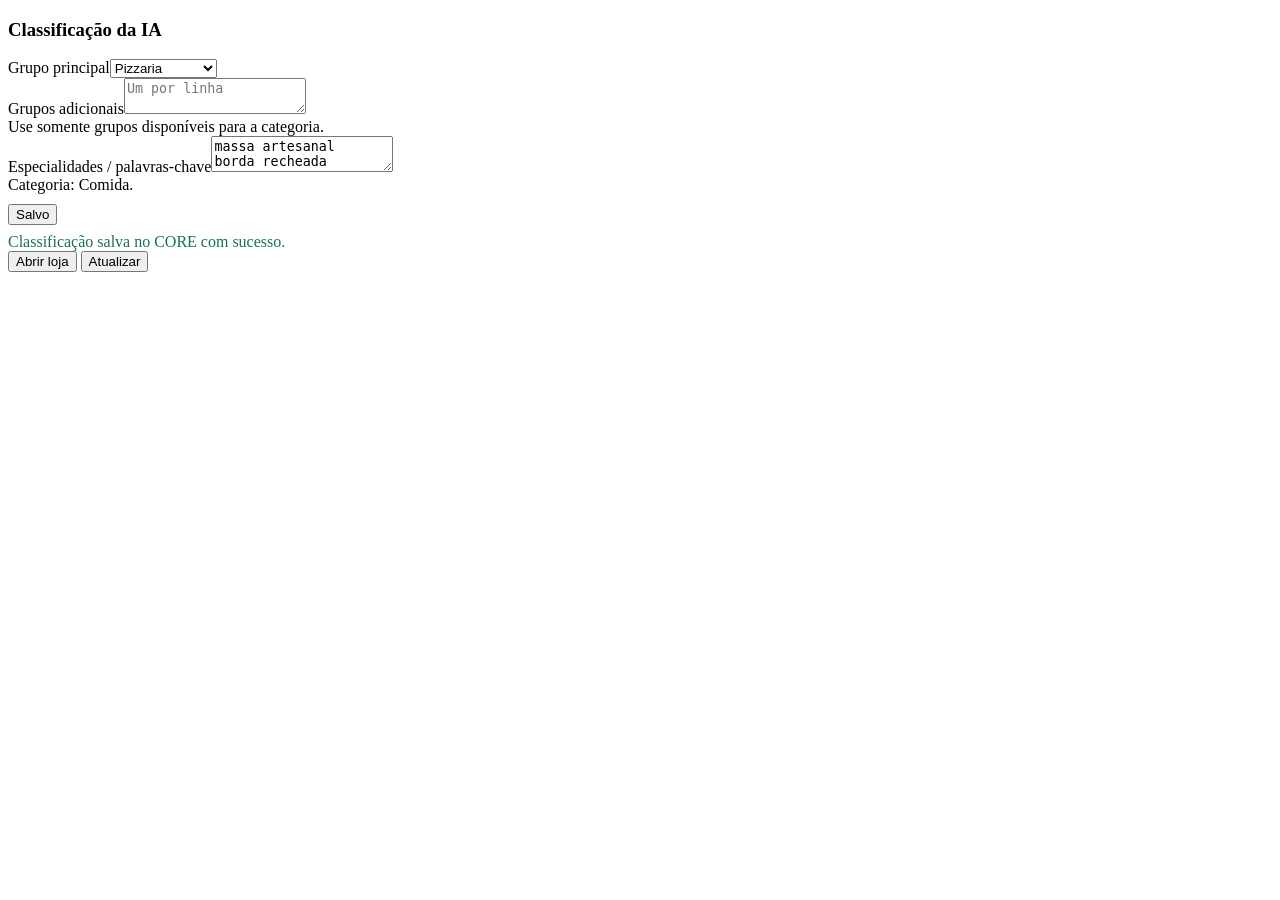
<file: tests/admin-classification-smoke.html>
<!doctype html><html lang="pt-BR"><head><meta charset="utf-8"><title>GURU Admin Classification Smoke</title>
<script type="importmap">{"imports":{"https://esm.sh/@supabase/supabase-js@2.95.0":"/tests/admin-classification-supabase-mock.mjs","/guru-store-groups.js?v=1":"/tests/admin-classification-groups-mock.mjs"}}</script>
</head><body data-smoke="RUNNING">
<div id="drawerContent"></div><button type="button" data-open-store="41f51d5e-2609-4092-803a-56be0549a9e5" id="openStore">Abrir loja</button>
<button type="button" id="refreshBtn">Atualizar</button>
<script>
let calls=[],failNext=true,refreshes=0;
const id="41f51d5e-2609-4092-803a-56be0549a9e5";
const store={id,name:"Pizzaria Teste",category:"Comida",group:"Pizzaria",groups:["Pizzaria"],specialties:[]};
document.getElementById("refreshBtn").onclick=()=>refreshes++;
window.fetch=async(url,options={})=>{
 const method=options.method||"GET";
 if(!String(url).includes("/admin-pending-stores"))throw Error("URL de gravação incorreta");
 calls.push({method,url:String(url),headers:options.headers,body:options.body});
 if(method==="GET")return new Response(JSON.stringify({store}),{status:200,headers:{"Content-Type":"application/json"}});
 if(failNext){failNext=false;return new Response(JSON.stringify({error:"Permissão negada para teste."}),{status:403,headers:{"Content-Type":"application/json"}})}
 const payload=JSON.parse(options.body);
 store.group=payload.group;store.groups=payload.groups;store.specialties=payload.specialties;
 return new Response(JSON.stringify({ok:true,store}),{status:200,headers:{"Content-Type":"application/json"}});
};
window.__smoke={calls,store,refresh:()=>refreshes};
</script>
<script type="module" src="../admin-store-group.js?v=4"></script>
<script type="module">
const pause=ms=>new Promise(r=>setTimeout(r,ms));
async function test(){
 document.querySelector("#openStore").click();
 for(let n=0;n<40&&!document.querySelector("#adminSaveStoreGroup");n++)await pause(80);
 const save=document.querySelector("#adminSaveStoreGroup");
 if(!save||typeof save.onclick!=="function")throw Error("Botão salvar não tem evento");
 if(!document.querySelector("#adminStoreGroup").value)throw Error("Grupo não foi carregado");
 document.querySelector("#adminStoreSpecialties").value="massa artesanal\nborda recheada";
 save.click();
 for(let n=0;n<40&&!document.querySelector("#adminStoreClassFeedback")?.textContent?.includes("Permissão negada");n++)await pause(50);
 if(save.disabled||save.textContent==="Salvo")throw Error("Falha foi indevidamente apresentada como sucesso");
 if(!document.querySelector("#adminStoreClassFeedback").textContent.includes("Permissão negada"))throw Error("Erro de gravação não apareceu");
 save.click();
 for(let n=0;n<40&&!document.querySelector("#adminStoreClassFeedback")?.textContent?.includes("sucesso");n++)await pause(50);
 if(!document.querySelector("#adminStoreClassFeedback").textContent.includes("sucesso"))throw Error("Sucesso não foi exibido");
 if(window.__smoke.store.specialties.join(",")!=="massa artesanal,borda recheada")throw Error("Especialidades não foram persistidas");
 if(!window.__smoke.calls.filter(c=>c.method==="POST").every(c=>c.headers.Authorization==="Bearer MOCK_ADMIN_TOKEN"))throw Error("JWT do administrador não foi enviado");
 if(window.__smoke.refresh()!==1)throw Error("Lista não foi atualizada após salvar");
 document.body.dataset.smoke="PASS";
 document.body.dataset.report="Falha de permissão, recuperação e gravação validada";
}
test().catch(e=>{document.body.dataset.smoke="FAIL";document.body.dataset.report=e.message;console.error(e)});
</script></body></html>
</file>
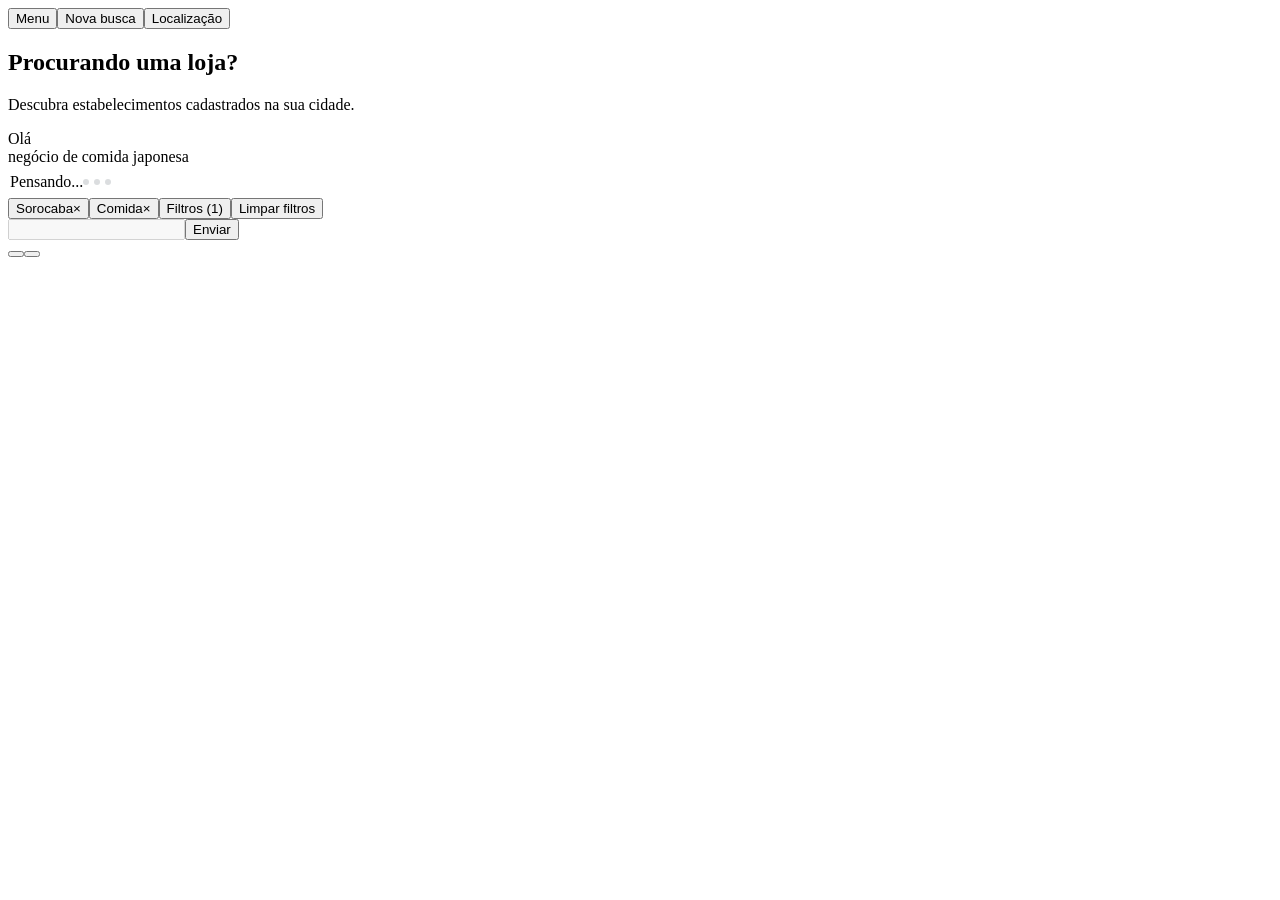
<file: tests/guru-v4-smoke.html>
<!doctype html>
<html lang="pt-BR"><head><meta charset="utf-8"><title>GURU V4 Smoke</title><link rel="stylesheet" href="../guru-engine-v4.css?v=3"></head>
<body data-smoke="RUNNING">
<aside class="app-sidebar"><button type="button" class="sidebar-collapse">Menu</button><button data-shell-action="new">Nova busca</button><button data-shell-action="location">Localização</button></aside>
<section class="hero"><h1>GURU</h1><p>Encontre lojas e produtos.</p></section>
<div class="msgs" id="msgs"><div class="msg bot">Olá</div></div><div id="ctx"></div><div id="guruSuggestions" role="listbox" hidden></div>
<form id="chatForm"><input id="q"><button type="submit">Enviar</button></form>
<div id="toast"></div><button id="locBtn" type="button"></button><button id="resetBtn" type="button"></button>
<script>
// Headless Chrome pode reportar document.hidden=true mesmo no teste ativo.
// Simula uma aba visível para validar a animação sem alterar o código de produção.
Object.defineProperty(document,'hidden',{configurable:true,get:()=>false});
// A busca por cidade é obrigatória; prepare a cidade do catálogo de teste.
sessionStorage.setItem('guru_city_v1','Sorocaba');
const stores=[
 {id:'sushi',name:'Sushi Teste',category:'Comida',group:'Japonesa',groups:['Japonesa'],active:true,status:'active',address:'Rua A, Centro, Sorocaba - SP',delivery:true,delivery_fee:5,verified:false,payment_methods:['Pix']},
 {id:'pizza',name:'Pizza Teste',category:'Comida',group:'Pizzaria',groups:['Pizzaria'],active:true,status:'active',address:'Rua B, Centro, Sorocaba - SP',delivery:true,delivery_fee:6,verified:true,payment_methods:['Pix']},
 {id:'sweet',name:'Doceria Teste',category:'Comida',group:'Doceria',groups:['Doceria'],active:true,status:'active',address:'Rua C, Centro, Sorocaba - SP',delivery:false,pickup:false},
 {id:'pending',name:'Pendente Teste',category:'Comida',group:'Pizzaria',active:false,status:'pending',address:'Sorocaba - SP',delivery:true}
];
const products=[
 {id:'p1',store_id:'sushi',name:'Combo Sushi',stock:7,price:49,active:true,show_in_ai:true},
 {id:'p2',store_id:'pizza',name:'Pizza Tradicional',stock:4,price:50,promo_price:38,active:true,show_in_ai:true}
];
const hours=[
 {store_id:'sushi',weekday:6,opens_at:'18:00',closes_at:'23:00',closed:false},
 {store_id:'pizza',weekday:6,opens_at:'11:00',closes_at:'13:00',closed:false},
 {store_id:'pizza',weekday:6,opens_at:'17:00',closes_at:'23:00',closed:false},
 {store_id:'sweet',weekday:6,opens_at:'09:00',closes_at:'18:00',closed:false}
];
window.smokeFailHours=false;window.smokeFailReviews=false;window.smokeDisableStore=null;
window.fetch=async url=>{
 const path=String(url),table=(path.match(/\/rest\/v1\/(local_ai_[a-z_]+)/)||[])[1];
 if((table==='local_ai_store_hours'&&window.smokeFailHours)||(table==='local_ai_reviews'&&window.smokeFailReviews))return new Response('Falha simulada de rede',{status:503});
 const values={local_ai_stores:stores.filter(s=>s.id!==window.smokeDisableStore),local_ai_products:products,local_ai_store_hours:hours,local_ai_store_highlights:[{store_id:'sushi',highlight_type:'verified',active:true},{store_id:'pizza',highlight_type:'normal',active:true},{store_id:'sweet',highlight_type:'sponsored',active:true}],local_ai_reviews:[],local_ai_store_knowledge:[{store_id:'pizza',question:'tem estacionamento?',variations:['possui estacionamento?'],answer:'Sim, tem estacionamento.',active:true},{store_id:'pizza',question:'ela faz entrega?',variations:[],answer:'Não, ela não faz entrega.',active:true}],local_ai_taxonomy_categories:[{id:'c1',name:'Comida',active:true}],local_ai_taxonomy_groups:[{id:'g1',category_id:'c1',name:'Japonesa',active:true},{id:'g2',category_id:'c1',name:'Pizzaria',active:true},{id:'g3',category_id:'c1',name:'Doceria',active:true}],local_ai_taxonomy_terms:[{id:'t1',category_id:'c1',group_id:'g3',term:'doces',active:true}]};
 return new Response(JSON.stringify(values[table]||[]),{status:200,headers:{'Content-Type':'application/json'}});
};
</script>
<script type="module" src="../guru-engine-v4.js?v=5"></script>
<script type="module">
async function smoke(){
 const sleep=ms=>new Promise(r=>setTimeout(r,ms));
 for(let i=0;i<100&&!window.GuruEngineV4;i++)await sleep(50);
 if(!window.GuruEngineV4)throw Error('motor não inicializou');
 const guru=window.GuruEngineV4;
 // Identifica a última consulta caso o teste visual pare antes de concluir.
 const submitOriginal=guru.submitText;
 guru.submitText=(...args)=>{document.body.setAttribute('data-report','Verificando: '+String(args[0]).slice(0,90));return submitOriginal(...args)};
 await guru.refresh();
 const inputSuggest=document.getElementById('q');
 inputSuggest.value='Pizza';inputSuggest.dispatchEvent(new Event('input',{bubbles:true}));
 const suggestions=document.getElementById('guruSuggestions');
 if(suggestions.hidden)throw Error('Autocomplete não apareceu');
 const suggestionsText=suggestions.textContent;
 if(!suggestionsText.includes('Pizza Teste')||!suggestionsText.includes('Pizza Tradicional'))throw Error('Sugestões de loja e produto ausentes');
 if(suggestionsText.includes('Pendente Teste'))throw Error('Sugestão incluiu loja inativa');
 inputSuggest.value='zztermo desconhecido';inputSuggest.dispatchEvent(new Event('input',{bubbles:true}));
 if(!suggestions.hidden)throw Error('Autocomplete deve permitir busca livre sem sugestões');
 inputSuggest.value='';inputSuggest.dispatchEvent(new Event('input',{bubbles:true}));
 const firstRequest=guru.submitText('negócio de comida japonesa');
 const typing=document.querySelector('.guru-typing');
 if(!typing)throw Error('Indicador de digitação não apareceu');
 if(!document.body.classList.contains('chat-started'))throw Error('Transição inicial para chat não ocorreu');
 if(typing.querySelectorAll('.guru-typing-dot').length!==3)throw Error('Indicador deve ter três pontos');
 if(typing.getAttribute('role')!=='status')throw Error('Indicador não acessível');
 if(document.querySelector('.store-result-card'))throw Error('Resultados apareceram antes da digitação terminar');
 await sleep(150);
 if(!document.querySelector('.guru-typing'))throw Error('Indicador desapareceu cedo demais');
 // Assim que os três pontos somem, o texto deve aparecer progressivamente.
 // O resultado em cards não pode aparecer antes de o texto introdutório terminar.
 let writing=null;
 for(let i=0;i<35&&!writing;i++){writing=document.querySelector('.guru-typewriter-caret');if(!writing)await sleep(35)}
 if(!writing)throw Error('Efeito de escrita gradual não começou');
 const intro=writing.closest('.hashtag-intro');
 if(!intro)throw Error('Introdução dos resultados não está sendo escrita');
 const firstChars=intro.textContent;
 const grid=intro.parentElement.querySelector('.store-results-grid');
 if(!grid||getComputedStyle(grid).display!=='none')throw Error('Cards apareceram antes da introdução terminar');
 await sleep(120);
 if(intro.textContent.length<=firstChars.length)throw Error('O texto não está aparecendo letra por letra');
 await firstRequest;
 if(document.querySelector('.guru-typing'))throw Error('Indicador não foi removido ao finalizar');
 if(document.querySelector('.guru-typewriter-caret'))throw Error('Cursor não desapareceu ao terminar');
 if(getComputedStyle(grid).display==='none')throw Error('Cards não foram exibidos após a escrita');
 // Depois de verificar a escrita gradual, simule a preferência de movimento reduzido.
 // Assim os demais testes funcionais não gastam todo o tempo virtual do Chrome.
 const nativeMatchMedia=window.matchMedia.bind(window);
 let smokeReducedMotion=true;
 window.matchMedia=query=>query==='(prefers-reduced-motion: reduce)'?{matches:smokeReducedMotion,media:query}:nativeMatchMedia(query);
 if(!document.querySelector('.store-result-card h3')?.textContent?.includes('Sushi Teste'))throw Error('busca japonesa falhou');
 if(![...document.querySelectorAll('.store-result-card .store-chip')].some(el=>el.textContent==='Verificada'))throw Error('Destaque verificada não aparece quando flag COREDB é falsa');
 guru.reset();
 await guru.submitText('comida');
 const latestGrid=[...document.querySelectorAll('.store-results-grid')].at(-1);
 const orderedNames=[...(latestGrid?.querySelectorAll('.store-result-card h3')||[])].map(el=>el.textContent);
 const desiredOrder=['Doceria Teste','Sushi Teste','Pizza Teste'];
 if(JSON.stringify(orderedNames)!==JSON.stringify(desiredOrder))
  throw Error('Cards não respeitam Patrocinada > Verificada > Normal: '+JSON.stringify(orderedNames));
 await guru.submitText('loja de comida japonesa');
 const recentCards=[...document.querySelectorAll('.store-result-card h3')];
 if(!recentCards.some(x=>x.textContent==='Sushi Teste'))throw Error('loja de comida japonesa não encontrou estabelecimento válido');
 // Consulta pelo item real do catálogo, independentemente de "ajuda", "achar" e outros verbos.
 const catalogPlan=guru.interpret('Por favor, me ajude a achar um combo sushi');
 if(catalogPlan.productTerm!=='sushi')throw Error('Busca ignorou o catálogo ou exigiu palavras conversacionais');
 await guru.submitText('Por favor, você acha onde tem combo sushi disponível?');
 const catalogCards=[...document.querySelectorAll('.store-results-grid')].at(-1);
 if(catalogCards?.querySelector('h3')?.textContent!=='Sushi Teste')
  throw Error('Pesquisa por produto real não encontrou a loja correspondente');
 // Audita no navegador as expressões que antes viravam filtros de produtos incorretos.
 for(const query of [
  'Por acaso você saberia me dizer onde tem uma pizzaria?',
  'Estou pensando em comer pizza, tem algum lugar?',
  'Estou sem ideias de onde comer pizza. Pode ajudar?',
  'Poderia recomendar uma pizzaria bem avaliada?',
  'Você tem alguma sugestão de pizzaria que permita retirada?'
 ]){
  const parsed=guru.interpret(query);
  if(parsed.kind!=='search'||parsed.taxon?.group!=='Pizzaria'||parsed.productTerm)
   throw Error('Interpretação de busca de pizzaria falhou: '+query);
 }
 if(guru.interpret('Gostaria de uma pizzaria que faça entrega e aceite Pix.').filters.delivery!==true)
  throw Error('Frase faça entrega não ativou o filtro correto');
 if(guru.interpret('Poderia recomendar uma pizzaria bem avaliada?').filters.sort!=='rating')
  throw Error('Frase bem avaliada não ativou ordenação por nota');
 if(guru.interpret('Você tem alguma sugestão de pizzaria que permita retirada?').filters.pickup!==true)
  throw Error('Frase permita retirada não ativou filtro de retirada');
 if(guru.interpret('Pizzaria que não faz entrega.').filters.delivery!==false)
  throw Error('Negação de entrega foi invertida');
 if(guru.interpret('Quero uma pizzaria que leve a pizza em casa.').filters.delivery!==true)
  throw Error('Entrega em casa não reconhecida');
 if(guru.interpret('Preciso buscar a pizza no balcão.').filters.pickup!==true)
  throw Error('Retirada no balcão não reconhecida');
 if(guru.interpret('Pizzaria com pizza de calabresa até R$ 50.').productTerm!=='calabresa')
  throw Error('Sabor de pizza não gerou exigência de produto');
 if(guru.interpret('Tem pizza de chocolate nessas pizzarias?').productTerm!=='chocolate')
  throw Error('Produto inexistente pode gerar falso positivo');
 const checkPix=guru.interpret('Pizzaria que aceita Pix e cartão.');
 if(!checkPix.filters.paymentsAll || checkPix.filters.paymentsAll.length!==2)throw Error('Filtros de pagamento cumulativo falharam');
 await guru.submitText('Tem algum lugar que prepare pizzas?');
 const pizzaNaturalCards=[...document.querySelectorAll('.store-results-grid')].at(-1);
 if(pizzaNaturalCards?.querySelector('h3')?.textContent!=='Pizza Teste')
  throw Error('Busca natural por pizza não trouxe a pizzaria cadastrada');
 if([...pizzaNaturalCards.querySelectorAll('.store-chip')].some(el=>el.textContent==='Verificada'))throw Error('Loja Normal exibiu Verificada por causa da flag legada do COREDB');
 await guru.submitText('Gostaria de uma pizzaria que faça entrega e aceite Pix.');
 const pizzaFilteredCards=[...document.querySelectorAll('.store-results-grid')].at(-1);
 if(pizzaFilteredCards?.querySelector('h3')?.textContent!=='Pizza Teste')
  throw Error('Busca com entrega e Pix não trouxe a pizzaria cadastrada');
 await guru.submitText('pode me indicar uma confeitaria?');
 if(![...document.querySelectorAll('.store-result-card h3')].some(x=>x.textContent==='Doceria Teste'))throw Error('Sinônimo local foi perdido ao carregar taxonomia dinâmica');
 await guru.submitText('Por favor, quero uma doceria aberta no sábado');
 const courtesyCards=[...document.querySelectorAll('.store-results-grid')].at(-1);
 if(courtesyCards?.querySelector('h3')?.textContent!=='Doceria Teste')throw Error('Frase com por favor gerou falso negativo de doceria aberta sábado');
 await guru.submitText('Por favor, me diga uma doceria');
 const requestCards=[...document.querySelectorAll('.store-results-grid')].at(-1);
 if(requestCards?.querySelector('h3')?.textContent!=='Doceria Teste')throw Error('Pedido me diga uma doceria não encontrou a loja cadastrada');
 await guru.submitText('Eu adoraria saber se você poderia gentilmente apresentar alguma doceria interessante?');
 const intentCards=[...document.querySelectorAll('.store-results-grid')].at(-1);
 if(intentCards?.querySelector('h3')?.textContent!=='Doceria Teste')throw Error('Termos conversacionais eliminam doceria válida');
 await guru.submitText('Quero uma doceria chamada Fantasma');
 if(!document.getElementById('msgs').textContent.includes('nenhum atende a todos os critérios desta pesquisa'))throw Error('Nome de loja explícito não restringiu resultados');

 // As consultas em português devem conservar categoria, grupo e dias pretendidos.
 const weekend=guru.interpret('Tem alguma loja de doces funcionando no fim de semana?');
 if(weekend.kind!=='search'||weekend.taxon?.group!=='Doceria'||JSON.stringify(weekend.filters?.days)!=='[0,6]')throw Error('Consulta de fim de semana não foi interpretada corretamente');
 const openNow=guru.interpret('Quais docerias estão abertas agora?');
 if(openNow.kind!=='search'||openNow.taxon?.group!=='Doceria'||openNow.filters?.openNow!==true)throw Error('Busca de docerias abertas agora não foi interpretada corretamente');
 await guru.submitText('pizzaria com entrega em promoção até R$ 40');
 const cards=[...document.querySelectorAll('.store-result-card')];
 if(cards.at(-1)?.querySelector('h3')?.textContent!=='Pizza Teste')throw Error('filtro de promoção falhou');
 smokeReducedMotion=false;
 const hoursRequest=guru.submitText('a primeira abre sábado?');
 let writingReply=null;
 for(let i=0;i<40&&!writingReply;i++){writingReply=document.querySelector('.guru-typewriter-caret');if(!writingReply)await sleep(40)}
 if(!writingReply||writingReply.classList.contains('hashtag-intro'))throw Error('Resposta textual não recebeu escrita gradual');
 await hoursRequest;
 smokeReducedMotion=true;
 if(!document.getElementById('msgs').textContent.includes('sábado das 11:00 às 13:00 e das 17:00 às 23:00'))throw Error('Resposta de dois turnos falhou');
 if(guru.getState().filters.day!=null)throw Error('Pergunta de horário gravou sábado como filtro de busca');
 await guru.submitText('tem estacionamento?');
 if(!document.getElementById('msgs').textContent.includes('Sim, tem estacionamento.'))throw Error('resposta cadastrada do lojista não funcionou');
 await guru.submitText('Ela faz entrega?');
 if(!document.getElementById('msgs').textContent.includes('Sim, Pizza Teste oferece entrega'))throw Error('Conhecimento desatualizado contradisse entrega cadastrada');
 await guru.submitText('Quais produtos vende?');
 if(!document.getElementById('msgs').textContent.includes('Na Pizza Teste, encontrei:'))throw Error('Pergunta de produtos não manteve loja selecionada');
 await guru.submitText('Agora quero encontrar uma doceria.');
 if(guru.getState().group!=='Doceria'||guru.getState().filters.promoOnly||guru.getState().selectedStore)throw Error('Troca de categoria herdou filtros ou loja antiga');
 const resultCards=[...document.querySelectorAll('.store-results-grid')];
 const lastCard=resultCards.at(-1)?.querySelector('.store-result-card');
 if(!lastCard||lastCard.querySelector('h3')?.textContent!=='Doceria Teste')throw Error('Nova categoria deixou de encontrar doceria');
 if(![...lastCard.querySelectorAll('.store-chip')].some(el=>el.textContent==='Patrocinada'))throw Error('Destaque Patrocinada não foi preservado');
 lastCard.querySelector('.store-action.primary')?.click();
 if(guru.getState().selectedStore?.id!=='sweet')throw Error('Seleção do card não preservou a loja');
 window.smokeFailHours=true;
 await guru.refresh();
 await guru.submitText('doceria aberta no sábado');
 if(!document.getElementById('msgs').textContent.includes('Não consegui consultar os horários agora'))throw Error('Falha de horários foi apresentada como ausência de lojas');
 if(guru.getState().selectedStore?.id!=='sweet')throw Error('Falha de rede apagou seleção anterior');
 window.smokeFailHours=false;window.smokeFailReviews=true;await guru.refresh();
 await guru.submitText('Qual a avaliação?');
 if(!document.getElementById('msgs').textContent.includes('Não consegui consultar as avaliações dessa loja agora'))throw Error('Falha de avaliações foi apresentada como falta de avaliação');
 await guru.submitText('pizzaria nota acima de 4');
 if(!document.getElementById('msgs').textContent.includes('Não consegui consultar as avaliações agora'))throw Error('Filtro de nota ignorou falha no banco');
 if(guru.getState().selectedStore?.id!=='sweet')throw Error('Falha de avaliações alterou loja selecionada');
 window.smokeFailReviews=false;await guru.refresh();
 window.smokeDisableStore='sweet';
 await guru.refresh();
 if(guru.getState().selectedStore||guru.getState().lastResults.some(r=>r.store.id==='sweet'))throw Error('Loja removida do banco permaneceu selecionável após atualização');
 await guru.submitText('Por favor, poderia me recomendar uma doceria');
 if(!document.getElementById('msgs').textContent.includes('Não há estabelecimentos ativos cadastrados como Doceria'))throw Error('Falta de docerias foi descrita incorretamente como erro de filtros');
 window.smokeDisableStore=null;await guru.refresh();
 const input=document.getElementById('q');
 const cardsBeforeSubmit=document.querySelectorAll('.store-results-grid').length;
 input.value='lojas com entrega';document.getElementById('chatForm').requestSubmit();
 for(let i=0;i<80&&document.querySelectorAll('.store-results-grid').length<=cardsBeforeSubmit;i++)await sleep(50);
 if(document.querySelectorAll('.store-results-grid').length<=cardsBeforeSubmit)throw Error('submit do formulário não gerou novos resultados');
 for(let i=0;i<120&&input.disabled;i++)await sleep(50);
 if(input.disabled)throw Error('Envio anterior não terminou antes do teste de filtros');
 guru.reset();
 await guru.submitText('pizzaria com entrega');
 const deliveryChip=[...document.querySelectorAll('#ctx .guru-filter-chip')].find(e=>e.textContent.includes('Com entrega'));
 if(!deliveryChip)throw Error('Filtro ativo não apareceu em etiqueta');
 deliveryChip.click();
 if(guru.getState().filters.delivery!==undefined)throw Error('Remoção do filtro não atualizou o contexto');
 if(![...document.querySelectorAll('#ctx .guru-filter-chip')].some(e=>e.textContent.includes('Pizzaria')))throw Error('Filtro de pizzaria desapareceu indevidamente');
 guru.reset();
 if(document.body.classList.contains('chat-started'))throw Error('Nova busca não retornou à tela inicial');
 if([...document.querySelectorAll('#ctx .guru-filter-chip')].some(chip=>!chip.textContent.includes('Cidade:')))throw Error('Filtros antigos permaneceram após nova busca');
 document.body.dataset.smoke='PASS';
 document.body.setAttribute('data-report','Busca + regra + promoção + contexto + envio OK');
}
smoke().catch(e=>{document.body.dataset.smoke='FAIL';document.body.setAttribute('data-report',e.message);console.error(e)});
</script>
</body></html>
</file>
<file: style.css>
:root{--bg:#fff;--panel:#f7f7f8;--line:#e7e7e7;--text:#202123;--muted:#777;--ok:#16845b}*{box-sizing:border-box}html,body{margin:0;width:100%;height:100%;max-width:100%;overflow:hidden;background:var(--bg);color:var(--text);font-family:Inter,ui-sans-serif,system-ui,-apple-system,BlinkMacSystemFont,"Segoe UI",Arial,sans-serif}button,input,textarea,select{font:inherit}button{cursor:pointer}.top{height:52px;display:flex;align-items:center;justify-content:space-between;gap:10px;padding:0 16px;border-bottom:1px solid #f0f0f0;background:#fff;z-index:30}.brand{font-size:16px;font-weight:750;letter-spacing:-.02em}.brand small{display:none}.actions{display:flex;align-items:center;gap:5px}.btn{border:1px solid var(--line);background:#fff;color:#222;border-radius:9px;padding:6px 9px;font-size:11px;font-weight:600}.btn:hover{background:#f8f8f8}.btn.dark{background:#111;color:#fff;border-color:#111}.btn.dark:hover{background:#242424}.main{width:min(780px,100%);height:calc(100dvh - 52px);margin:0 auto;padding:18px 12px 10px;display:grid;grid-template-rows:auto auto minmax(0,1fr);overflow:hidden}.hero{text-align:center;margin-bottom:8px}.hero h1{margin:0 0 5px;font-size:clamp(25px,3.5vw,32px);line-height:1.05;letter-spacing:-.04em;font-weight:700}.hero p{margin:0;color:#8b8b8b;font-size:11.5px}.quick{display:flex;justify-content:center;gap:5px;flex-wrap:wrap;margin:8px 0 10px}.quick button{border:1px solid #e5e5e5;background:#fff;color:#666;border-radius:999px;padding:5px 8px;font-size:10px}.quick button:hover{background:#f7f7f7}.chat{min-height:0;display:grid;grid-template-rows:minmax(0,1fr) auto auto;background:transparent;overflow:hidden}.msgs{min-height:0;overflow-y:auto;padding:6px 4px 12px;display:flex;flex-direction:column;gap:14px;scrollbar-width:none;-ms-overflow-style:none}.msgs::-webkit-scrollbar{display:none;width:0;height:0}.msg{font-size:12px;line-height:1.5;overflow-wrap:anywhere}.msg.bot{align-self:stretch;background:transparent;padding:0;color:#252525;max-width:100%}.msg.user{align-self:flex-end;max-width:72%;background:#f1f1f1;color:#222;border-radius:17px;padding:8px 12px}.chat-actions{display:flex;gap:5px;flex-wrap:wrap;margin-top:7px}.chat-actions button{border:1px solid #e4e4e4;background:#fff;border-radius:999px;padding:4px 7px;font-size:10px;color:#444}.ctx{padding:2px 5px 4px;color:#aaa;font-size:9.5px;min-height:0;white-space:nowrap;overflow:hidden;text-overflow:ellipsis}.send{display:flex;align-items:center;gap:6px;width:min(720px,100%);margin:0 auto;background:#fff;border:1px solid #dedede;border-radius:21px;padding:5px 6px 5px 12px;box-shadow:0 5px 18px rgba(0,0,0,.07)}.send:focus-within{border-color:#cfcfcf;box-shadow:0 7px 22px rgba(0,0,0,.09)}.send input{flex:1;min-width:0;border:0;outline:0;background:transparent;padding:7px 2px;font-size:12.5px;color:#222}.send input::placeholder{color:#aaa}.send button{flex:0 0 32px;width:32px;height:32px;border:0;border-radius:50%;background:#111;color:#fff;font-size:15px}.send button:hover{background:#2a2a2a}.hashtag-result-msg,.normal-result-msg{width:100%;max-width:100%;background:transparent!important;padding:0!important;white-space:normal}.hashtag-intro,.normal-result-intro{font-size:11px;color:#666;margin:0 0 6px;font-weight:550}.store-results-grid{display:grid;gap:6px}.store-result-card,.normal-result-card{background:#fff;border:1px solid #ececec;border-radius:11px;padding:9px 10px;box-shadow:none}.store-card-top{display:flex;justify-content:space-between;gap:8px;align-items:flex-start}.store-card-top h3,.normal-result-card h3{margin:0 0 4px;font-size:12.5px;line-height:1.25;font-weight:700;letter-spacing:-.01em}.store-card-meta,.normal-result-meta,.store-tags{display:flex;gap:4px;flex-wrap:wrap}.store-rank{font-size:9px;color:#b3b3b3}.store-chip{display:inline-flex;align-items:center;border-radius:999px;background:#f5f5f5;color:#666;padding:3px 6px;font-size:9px}.store-chip.category{color:#333;font-weight:600}.store-chip.open{color:var(--ok);background:#f1f8f4}.store-chip.closed{color:#9b4f4f;background:#faf4f4}.store-chip.distance{color:#444}.store-chip.tag{max-width:140px;overflow:hidden;text-overflow:ellipsis;white-space:nowrap}.store-tags{margin-top:5px}.store-address{margin-top:5px;color:#7a7a7a;font-size:10px;line-height:1.35}.store-facts-text{margin-top:4px;color:#999;font-size:9.5px}.store-why,.normal-result-reason{margin-top:5px;color:#555;font-size:10px;line-height:1.4}.store-card-actions,.normal-result-actions{display:flex;gap:4px;flex-wrap:wrap;margin-top:6px}.store-action,.normal-result-actions button{border:1px solid #e5e5e5;background:#fff;color:#333;border-radius:7px;padding:4px 7px;font-size:9.5px;font-weight:600}.store-action.primary,.normal-result-actions button:first-child{background:#111;color:#fff;border-color:#111}.modal{position:fixed;inset:0;background:rgba(0,0,0,.18);display:none;align-items:center;justify-content:center;padding:12px;z-index:50}.modal.on{display:flex}.box{width:min(450px,100%);max-height:92dvh;overflow:auto;background:#fff;border:1px solid #e8e8e8;border-radius:16px;padding:15px;box-shadow:0 20px 60px rgba(0,0,0,.12);scrollbar-width:none;-ms-overflow-style:none}.box::-webkit-scrollbar{display:none;width:0;height:0}.box.large{width:min(1040px,100%)}.head{display:flex;justify-content:space-between;gap:10px;align-items:flex-start;margin-bottom:11px}.head h2,.head h3{margin:0;letter-spacing:-.02em}.head h2{font-size:20px}.head h3{font-size:14px}.meta{font-size:11px;color:#8b8b8b;line-height:1.4}.nav{display:flex;gap:5px;flex-wrap:wrap;margin-bottom:10px}.nav .btn{font-size:10.5px;padding:5px 8px}.nav button.on{background:#111;color:#fff}.view{display:none}.view.on{display:block}.grid{display:grid;grid-template-columns:repeat(2,minmax(0,1fr));gap:8px}.cards{display:grid;grid-template-columns:repeat(4,minmax(0,1fr));gap:6px}.card,.stat{background:#fff;border:1px solid #ececec;border-radius:10px;padding:10px;min-width:0}.card h3{font-size:13.5px;margin-top:0}.stat b{display:block;margin-top:3px;font-size:18px}.field{display:grid;gap:4px;margin-bottom:7px}.field label{font-size:10.5px;font-weight:700}.field input,.field textarea,.field select{width:100%;border:1px solid #e4e4e4;border-radius:8px;padding:7px;background:#fff;font-size:11.5px;outline:none}.field input:focus,.field textarea:focus,.field select:focus{border-color:#cfcfcf}.field textarea{min-height:68px;resize:vertical}.list{display:grid;gap:5px}.item{border:1px solid #ececec;border-radius:8px;padding:7px}.row{display:flex;justify-content:space-between;gap:8px;align-items:center}.week{display:grid;gap:4px}.day{display:grid;grid-template-columns:minmax(70px,82px) minmax(0,1fr) minmax(0,1fr) auto;gap:4px;align-items:center}.checks{display:flex;gap:4px;flex-wrap:wrap}.checks label{border:1px solid #e8e8e8;border-radius:7px;padding:5px 7px;font-size:10.5px}.status{font-size:9.5px;border:1px solid #e5e5e5;border-radius:999px;padding:3px 6px}.status.active{color:var(--ok)}.status.pending{color:#8a5b00}.toast{position:fixed;left:50%;bottom:12px;transform:translateX(-50%);background:#111;color:#fff;padding:7px 9px;border-radius:8px;opacity:0;pointer-events:none;z-index:100;font-size:10.5px;max-width:calc(100vw - 24px);text-align:center}.toast.on{opacity:1}
/* Store selected / assistant detail card */
.msg.bot:has(.chat-actions){align-self:flex-start;width:min(680px,100%);max-width:100%;background:#fff;border:1px solid #ececec;border-radius:16px;padding:16px 16px 13px;white-space:pre-line;line-height:1.7;box-shadow:0 1px 2px rgba(0,0,0,.02);color:#222}.msg.bot:has(.chat-actions)::before{content:'Loja selecionada';display:block;margin-bottom:9px;font-size:9px;line-height:1;text-transform:uppercase;letter-spacing:.09em;font-weight:700;color:#aaa}.msg.bot:has(.chat-actions) .chat-actions{margin-top:13px;padding-top:12px;border-top:1px solid #f0f0f0;gap:6px}.msg.bot:has(.chat-actions) .chat-actions button{background:#fafafa;border:1px solid #ededed;color:#444;padding:6px 9px;font-size:9.5px;font-weight:600;transition:.15s ease}.msg.bot:has(.chat-actions) .chat-actions button:hover{background:#f2f2f2;border-color:#e2e2e2}.msg.bot:has(.chat-actions) .chat-actions button:first-child{background:#111;color:#fff;border-color:#111}.msg.bot:has(.chat-actions) .chat-actions button:first-child:hover{background:#222}
@media(max-width:900px){.cards{grid-template-columns:repeat(2,minmax(0,1fr))}.box.large{width:min(760px,100%)}}@media(max-width:680px){.top{height:48px;padding:0 9px}.brand{font-size:15px}.actions{gap:4px}.actions .btn{font-size:10px;padding:5px 7px}.main{height:calc(100dvh - 48px);padding:12px 7px 7px;grid-template-rows:auto auto minmax(0,1fr)}.hero{text-align:left;padding:0 3px;margin-bottom:5px}.hero h1{font-size:25px;margin-bottom:3px}.hero p{font-size:11px}.quick{justify-content:flex-start;flex-wrap:nowrap;overflow-x:auto;padding-bottom:1px;margin:6px 0 8px;scrollbar-width:none;-ms-overflow-style:none}.quick::-webkit-scrollbar{display:none}.quick button{white-space:nowrap}.msgs{padding:4px 2px 8px;gap:12px}.msg.user{max-width:86%;font-size:11.5px}.msg.bot{font-size:11.5px}.msg.bot:has(.chat-actions){width:100%;padding:14px 13px 11px;border-radius:14px}.send{border-radius:19px;padding-left:10px}.send input{font-size:12px}.grid,.cards{grid-template-columns:1fr}.nav{overflow-x:auto;flex-wrap:nowrap;scrollbar-width:none;-ms-overflow-style:none}.nav::-webkit-scrollbar{display:none}.nav .btn{white-space:nowrap}.day{grid-template-columns:1fr 1fr}.day b{grid-column:1/-1}.row{flex-direction:column;align-items:flex-start}.box.large{height:96dvh}}@media(max-width:430px){.top{height:46px;padding:0 7px}.brand{font-size:14.5px}.actions .btn{padding:5px 6px}.main{height:calc(100dvh - 46px);padding:9px 5px 5px}.hero h1{font-size:23px}.hero p{display:none}.quick{margin:5px 0 7px}.quick button{font-size:9.5px;padding:4px 7px}.msgs{padding-inline:1px}.store-result-card,.normal-result-card{padding:8px}.modal{padding:4px;align-items:flex-end}.box,.box.large{width:100%;max-height:96dvh;border-radius:15px 15px 0 0;padding:11px}.field input,.field textarea,.field select{font-size:16px}.send{width:100%;padding:4px 5px 4px 10px}.send input{font-size:12px}.send button{width:30px;height:30px;flex-basis:30px}}
</file>
<file: shell-layout.css>
body{padding-left:248px;background:#fff}.app-sidebar{position:fixed;inset:0 auto 0 0;width:248px;background:#fbfbfb;border-right:1px solid #ececec;z-index:40;display:flex;flex-direction:column;justify-content:space-between;padding:18px 14px}.sidebar-top{min-width:0}.sidebar-brand{display:flex;align-items:center;justify-content:space-between;height:42px;padding:0 6px 14px;border-bottom:1px solid #ededed;font-size:17px;font-weight:750;letter-spacing:-.02em}.brand-identity{display:flex;align-items:center;gap:9px;min-width:0;color:#111}.brand-logo{width:24px;height:24px;flex:0 0 24px;display:block}.brand-text{white-space:nowrap}.sidebar-collapse{border:0;background:transparent;width:34px;height:34px;border-radius:10px;display:grid;place-items:center;color:#111;cursor:pointer}.sidebar-collapse:hover{background:#f0f0f0}.sidebar-collapse svg{width:18px;height:18px;fill:none;stroke:currentColor;stroke-width:1.8;stroke-linecap:round;stroke-linejoin:round}.sidebar-nav{display:grid;gap:5px;margin-top:18px}.sidebar-nav button{width:100%;min-height:42px;border:0;background:transparent;border-radius:12px;display:flex;align-items:center;gap:10px;padding:0 12px;text-align:left;color:#242424;font-size:12px;font-weight:500;letter-spacing:-.01em;cursor:pointer;transition:background .15s ease,color .15s ease}.sidebar-nav button:hover{background:#f1f1f1}.sidebar-nav button.active{background:#f0f0f0;color:#111;font-weight:600}.side-icon{width:18px;height:18px;display:grid;place-items:center;flex:0 0 18px}.side-icon svg{width:18px;height:18px;fill:none;stroke:currentColor;stroke-width:1.75;stroke-linecap:round;stroke-linejoin:round}.sidebar-bottom{border-top:1px solid #ececec;margin:0 -14px -18px;padding:18px 14px 14px}.sidebar-cta{background:#fff;border:1px solid #eeeeee;border-radius:17px;padding:15px;box-shadow:0 4px 18px rgba(0,0,0,.025)}.sidebar-bottom strong{display:block;font-size:13px;font-weight:650;line-height:1.4;margin-bottom:7px;letter-spacing:-.015em}.sidebar-bottom p{font-size:10.5px;line-height:1.55;color:#737373;margin:0 0 13px}.sidebar-primary{width:100%;height:40px;border:0;border-radius:999px;background:#111;color:#fff;font-weight:600;font-size:11px;letter-spacing:-.01em;display:flex;align-items:center;justify-content:center;gap:7px;cursor:pointer}.sidebar-primary:hover{background:#242424}.sidebar-primary svg{width:15px;height:15px;fill:none;stroke:currentColor;stroke-width:1.8;stroke-linecap:round;stroke-linejoin:round}.top{position:fixed;top:0;right:0;left:248px;height:68px;padding:0 16px 0 20px;border:0;background:#fff}.top .brand{display:none}.actions{margin-left:auto;gap:8px}.actions .btn{border-radius:999px;padding:10px 14px;font-size:12px}.actions .btn.dark{order:-1}.main{width:100%;max-width:none;height:100dvh;padding:0;display:block;overflow:hidden}.hero{position:absolute;left:calc(248px + (100vw - 248px)/2);top:42%;transform:translate(-50%,-50%);width:min(760px,calc(100vw - 308px));margin:0;text-align:center;z-index:2}.hero h1{font-size:23px;font-weight:500;letter-spacing:-.02em;margin:0 0 22px}.hero p{display:none}.quick{position:absolute;left:calc(248px + (100vw - 248px)/2);top:calc(42% + 90px);transform:translateX(-50%);width:min(760px,calc(100vw - 308px));margin:0;justify-content:center;z-index:3}.quick button{font-size:12px;padding:9px 14px;background:#fff}.chat{position:absolute;inset:68px 0 0 248px;display:block;overflow:hidden}.msgs{position:absolute;left:50%;top:0;transform:translateX(-50%);width:min(820px,calc(100% - 48px));height:calc(100% - 132px);padding:28px 0 22px;overflow-y:auto}.msgs>.msg.bot:first-child{display:none}.msg{font-size:14px;line-height:1.55}.msg.user{max-width:70%;padding:10px 14px;background:#f2f2f2}.ctx{position:absolute;left:50%;bottom:100px;transform:translateX(-50%);width:min(760px,calc(100% - 48px));padding:0 10px;font-size:10px;line-height:1.45;z-index:2}.send{position:absolute;left:50%;bottom:28px;transform:translateX(-50%);width:min(770px,calc(100% - 48px));min-height:54px;border:1px solid #d9d9d9;border-radius:28px;padding:7px 8px 7px 18px;box-shadow:0 6px 22px rgba(0,0,0,.08)}.send input{font-size:15px;padding:8px 2px}.send button{width:38px;height:38px;flex-basis:38px;font-size:16px}.app-footer-note{position:fixed;left:calc(248px + (100vw - 248px)/2);bottom:5px;transform:translateX(-50%);font-size:10px;color:#777;white-space:nowrap}.chat-started .hero,.chat-started .quick{display:none}.chat-started .msgs{height:calc(100% - 122px);padding-top:22px}.chat-started .ctx{bottom:90px}.chat-started .send{bottom:18px}.normal-result-card,.store-result-card{font-size:12px}.box.large{width:min(1100px,calc(100vw - 278px))}.sidebar-collapsed{padding-left:68px}.sidebar-collapsed .app-sidebar{width:68px;padding-inline:10px}.sidebar-collapsed .brand-text,.sidebar-collapsed .sidebar-nav button span:not(.side-icon),.sidebar-collapsed .sidebar-bottom{display:none}.sidebar-collapsed .sidebar-brand{justify-content:center;padding-inline:0}.sidebar-collapsed .brand-identity{display:none}.sidebar-collapsed .sidebar-nav button{justify-content:center;padding:0}.sidebar-collapsed .top{left:68px}.sidebar-collapsed .chat{left:68px}.sidebar-collapsed .hero,.sidebar-collapsed .quick,.sidebar-collapsed .app-footer-note{left:calc(68px + (100vw - 68px)/2)}
@media(max-width:900px){body{padding-left:68px}.app-sidebar{width:68px;padding-inline:10px}.brand-text,.sidebar-nav button span:not(.side-icon),.sidebar-bottom{display:none}.brand-identity{display:none}.sidebar-brand{justify-content:center;padding-inline:0}.sidebar-nav button{justify-content:center;padding:0}.top{left:68px}.chat{left:68px}.hero,.quick,.app-footer-note{left:calc(68px + (100vw - 68px)/2)}.hero,.quick{width:min(680px,calc(100vw - 116px))}.box.large{width:min(760px,calc(100vw - 86px))}}
@media(max-width:680px){body{padding-left:0}.app-sidebar{display:none}.top{left:0;height:54px;padding:0 10px}.actions .btn{font-size:10px;padding:8px 11px}.chat{left:0;top:54px}.hero{left:50%;top:36%;width:calc(100% - 34px);text-align:center}.hero h1{font-size:22px;margin-bottom:18px}.quick{left:50%;top:calc(36% + 82px);width:calc(100% - 20px);justify-content:flex-start;padding:0 10px}.msgs{width:calc(100% - 24px);height:calc(100% - 118px)}.send{bottom:18px;width:calc(100% - 22px);min-height:50px}.send input{font-size:14px}.ctx{width:calc(100% - 28px);bottom:88px}.app-footer-note{display:none}.chat-started .msgs{height:calc(100% - 112px)}.box.large{width:100%}.selected-store-card .chat-actions{flex-wrap:nowrap;overflow-x:auto;padding-bottom:2px;scrollbar-width:none}.selected-store-card .chat-actions::-webkit-scrollbar{display:none}.selected-store-card .chat-actions button{white-space:nowrap;flex:0 0 auto}}

/* GURU: boas-vindas compactas, filtros removíveis e autocomplete de dados reais. */
.hero{top:38%}
.hero h1{margin-bottom:9px;font-weight:550}
.hero p{display:block;font-size:13px;color:#929292;line-height:1.5}
.quick{top:calc(38% + 74px);gap:8px}
.quick button{font-size:11px;padding:9px 13px;transition:background .15s,border-color .15s}
.quick button:hover{background:#f8f8f8;border-color:#d1d1d1}
.ctx{display:flex;align-items:center;flex-wrap:wrap;gap:6px;white-space:normal;overflow:visible;text-overflow:clip;max-height:72px;overflow-y:auto;padding:3px 0 5px}
.ctx[hidden]{display:none}
.guru-filter-chip,.guru-clear-filters{border:1px solid #e7e7e7;background:#fafafa;border-radius:999px;color:#5e5e5e;padding:5px 9px;font-size:10px;line-height:1.2}
.guru-filter-chip:hover,.guru-clear-filters:hover{background:#efefef;color:#222}
.guru-clear-filters{background:transparent;border-color:transparent;text-decoration:underline}
.guru-suggestions{position:absolute;z-index:15;left:50%;bottom:95px;transform:translateX(-50%);width:min(770px,calc(100% - 48px));max-height:270px;overflow-y:auto;border:1px solid #e5e5e5;border-radius:16px;background:#fff;box-shadow:0 10px 30px rgba(0,0,0,.09);padding:5px}
.guru-suggestions[hidden]{display:none}
.guru-suggestion{display:flex;width:100%;align-items:center;justify-content:space-between;gap:12px;padding:10px 12px;background:#fff;border:0;border-radius:10px;text-align:left;color:#262626;cursor:pointer}
.guru-suggestion:hover,.guru-suggestion:focus-visible{background:#f4f4f4;outline:none}
.guru-suggestion-label{font-size:12px;overflow:hidden;white-space:nowrap;text-overflow:ellipsis}
.guru-suggestion-type{font-size:10px;color:#999;flex:0 0 auto}
body:has(.ctx:not([hidden])) .guru-suggestions{bottom:160px}
.chat-started .guru-suggestions{bottom:83px}
.chat-started:has(.ctx:not([hidden])) .guru-suggestions{bottom:145px}
@media(max-width:680px){
 .hero{top:34%}.hero h1{margin-bottom:9px}.hero p{display:block;font-size:11px}
 .quick{top:calc(34% + 84px);justify-content:center;flex-wrap:wrap;overflow:visible;gap:6px}
 .quick button{font-size:10px;padding:8px 10px}
 .guru-suggestions{width:calc(100% - 22px);bottom:80px;max-height:215px}
 body:has(.ctx:not([hidden])) .guru-suggestions{bottom:148px}
 .chat-started .guru-suggestions{bottom:76px}
 .chat-started:has(.ctx:not([hidden])) .guru-suggestions{bottom:136px}
 .ctx{max-height:66px}
}

/* GURU: cidade escolhida também inicia a área de conversa, mesmo sem mensagem do usuário. */
body:has(.msgs .guru-city-choice) .hero,
body:has(.msgs .guru-city-choice) .quick,
body:has(.msgs .hashtag-result-msg) .hero,
body:has(.msgs .hashtag-result-msg) .quick{display:none}
body:has(.msgs .guru-city-choice) .msgs,
body:has(.msgs .hashtag-result-msg) .msgs{height:calc(100% - 122px);padding-top:22px}
@media(max-width:680px){
 body:has(.msgs .guru-city-choice) .msgs,
 body:has(.msgs .hashtag-result-msg) .msgs{height:calc(100% - 112px)}
}

/* Área de conversa mais ampla para resultados em três colunas. */
@media(min-width:901px){
 .chat .msgs{width:min(1120px,calc(100% - 64px));}
 .chat .send{width:min(900px,calc(100% - 64px));}
 .chat .ctx{width:min(900px,calc(100% - 64px));}
 .chat .guru-suggestions{width:min(900px,calc(100% - 64px));}
}
@media(min-width:681px) and (max-width:900px){
 .chat .msgs{width:calc(100% - 40px);}
 .chat .send,.chat .ctx{width:calc(100% - 46px);}
}
@media(max-width:680px){
 .chat .msgs{width:calc(100% - 28px);padding-inline:2px;}
 .chat .send{width:calc(100% - 24px);}
 .chat .ctx{width:calc(100% - 28px);}
}

/* Teclado móvel: campo de perguntas acompanha a área visual, inclusive no iOS. */
@media(max-width:680px){
 .chat .send{
  bottom:calc(18px + var(--guru-keyboard-inset,0px) + env(safe-area-inset-bottom,0px));
  z-index:5;
 }
 .chat .ctx{
  bottom:calc(88px + var(--guru-keyboard-inset,0px) + env(safe-area-inset-bottom,0px));
  z-index:5;
 }
 .chat .msgs,
 .chat-started .chat .msgs,
 body:has(.msgs .guru-city-choice) .chat .msgs,
 body:has(.msgs .hashtag-result-msg) .chat .msgs{
  height:calc(100% - 112px - var(--guru-keyboard-inset,0px) - env(safe-area-inset-bottom,0px));
  min-height:0;
 }
 .chat .guru-suggestions{
  bottom:calc(80px + var(--guru-keyboard-inset,0px) + env(safe-area-inset-bottom,0px));
  max-height:min(210px,35dvh);
 }
 body:has(.ctx:not([hidden])) .chat .guru-suggestions,
 .chat-started:has(.ctx:not([hidden])) .chat .guru-suggestions{
  bottom:calc(142px + var(--guru-keyboard-inset,0px) + env(safe-area-inset-bottom,0px));
 }
 .guru-keyboard-open .app-footer-note{display:none}
}

/* Nunca prender a conversa ao rodapé ao receber novas mensagens. */
.chat .msgs{overflow-anchor:none;scroll-behavior:auto}


/* v19: layout unificado. Filtros no rodapé, sem cobrir mensagens. */
/* No desktop os wrappers são transparentes para preservar o layout anterior. */
.guru-messages-region,.guru-chat-dock{display:contents}
@media(max-width:680px){
  body .chat{
    display:grid;
    grid-template-columns:minmax(0,1fr);
    grid-template-rows:minmax(0,1fr) auto;
    padding:0 12px calc(10px + env(safe-area-inset-bottom,0px));
    bottom:var(--guru-keyboard-inset,0px);
    min-height:0;
    overflow:hidden;
    isolation:isolate;
  }
  body .chat>.guru-messages-region{
    display:flex;
    flex-direction:column;
    grid-row:1;
    grid-column:1;
    min-width:0;
    min-height:0;
    overflow:hidden;
  }
  body .chat .guru-messages-region>.msgs,
  body.chat-started .chat .guru-messages-region>.msgs,
  body:has(.msgs .guru-city-choice) .chat .guru-messages-region>.msgs,
  body:has(.msgs .hashtag-result-msg) .chat .guru-messages-region>.msgs{
    position:relative;
    inset:auto;
    left:auto;
    top:auto;
    bottom:auto;
    transform:none;
    display:flex;
    flex-direction:column;
    flex:1 1 0;
    width:100%;
    height:auto;
    min-width:0;
    min-height:0;
    max-height:none;
    overflow-x:hidden;
    overflow-y:auto;
    padding:16px 2px 22px;
    box-sizing:border-box;
    overscroll-behavior-y:contain;
  }
  body .chat>.guru-chat-dock{
    grid-row:2;
    grid-column:1;
    position:relative;
    display:flex;
    flex-direction:column;
    flex:0 0 auto;
    align-items:stretch;
    gap:6px;
    min-width:0;
    width:100%;
    padding:5px 0 0;
    margin:0;
    background:var(--bg,#fff);
    z-index:5;
  }
  body .chat .guru-chat-dock>.ctx,
  body.chat-started .chat .guru-chat-dock>.ctx{
    position:static;
    inset:auto;
    left:auto;
    top:auto;
    bottom:auto;
    transform:none;
    display:flex;
    flex-wrap:wrap;
    flex:0 1 auto;
    align-content:flex-start;
    gap:6px;
    width:100%;
    min-width:0;
    min-height:0;
    max-height:min(106px,20dvh);
    padding:3px 1px;
    margin:0;
    overflow-x:hidden;
    overflow-y:auto;
    white-space:normal;
    box-sizing:border-box;
  }
  body .chat .guru-chat-dock>.ctx:empty,
  body .chat .guru-chat-dock>.ctx[hidden]{display:none}
  body .chat .guru-chat-dock .guru-filter-chip,
  body .chat .guru-chat-dock .guru-clear-filters{
    max-width:100%;
    min-width:0;
    white-space:normal;
    overflow-wrap:anywhere;
    line-height:1.35;
    flex:0 0 auto;
  }
  body .chat .guru-chat-dock>.send,
  body.chat-started .chat .guru-chat-dock>.send{
    position:relative;
    inset:auto;
    top:auto;
    left:auto;
    bottom:auto;
    transform:none;
    display:flex;
    align-items:center;
    flex:0 0 auto;
    gap:6px;
    width:100%;
    max-width:100%;
    min-width:0;
    min-height:54px;
    padding:6px 8px 6px 12px;
    margin:0;
    box-sizing:border-box;
  }
  body .chat .guru-chat-dock>.send #q{
    display:block;
    flex:1 1 0;
    width:0;
    min-width:0;
    font-size:16px;
    text-overflow:ellipsis;
  }
  body .chat .guru-chat-dock>.send button{
    display:inline-flex;
    align-items:center;
    justify-content:center;
    flex:0 0 38px;
    width:38px;
    height:38px;
    min-width:38px;
    padding:0;
  }
  body .chat .guru-chat-dock>.send .guru-voice-btn{padding:8px}
  body .chat .guru-chat-dock>.guru-voice-status{
    position:static;
    flex:0 0 auto;
    margin:0 3px;
    overflow-wrap:anywhere;
  }
  body .chat .guru-chat-dock>.guru-voice-status:empty{display:none}
  body .chat .guru-chat-dock>.guru-suggestions,
  body:has(.ctx:not([hidden])) .chat .guru-chat-dock>.guru-suggestions,
  body.chat-started:has(.ctx:not([hidden])) .chat .guru-chat-dock>.guru-suggestions{
    position:absolute;
    left:0;
    right:0;
    top:auto;
    bottom:calc(100% + 4px);
    transform:none;
    width:100%;
    max-height:min(210px,35dvh);
    z-index:10;
  }
  body .chat .msgs .msg,
  body .chat .msgs .store-results-grid,
  body .chat .msgs .store-result-card,
  body .chat .msgs .normal-result-card{
    min-width:0;
    max-width:100%;
    box-sizing:border-box;
    overflow-wrap:anywhere;
  }
  body .chat .msgs .store-results-grid{
    grid-template-columns:minmax(0,1fr);
    justify-items:stretch;
  }
  body .chat .msgs .store-result-card.smart-card{width:100%}
  body .chat .msgs .store-chip,
  body .chat .msgs .store-chip.tag,
  body .chat .msgs .smart-specialty{
    white-space:normal;
    max-width:100%;
    overflow-wrap:anywhere;
    overflow:visible;
    text-overflow:clip;
  }
}
@media(max-width:360px){
  body .chat{padding-inline:8px}
  body .chat .guru-chat-dock>.send button{
    flex-basis:34px;width:34px;min-width:34px;height:34px
  }
}


/* v21 mobile: o titulo inicial nunca se sobrepoe ao teclado ou ao campo de pergunta. */
@media (max-width: 680px) {
  body:has(#chatForm:focus-within) .hero,
  body:has(#chatForm:focus-within) .quick,
  body.guru-keyboard-open .hero,
  body.guru-keyboard-open .quick {
    display: none !important;
  }
  /* Ao focar, o layout reduz seu espaco pelo viewport, sem deslocar o chat duas vezes. */
  body:has(#chatForm:focus-within) .chat,
  body.guru-keyboard-open .chat {
    bottom: 0 !important;
  }
  body:has(#chatForm:focus-within) .chat .guru-chat-dock,
  body.guru-keyboard-open .chat .guru-chat-dock {
    z-index: 8;
  }
  body:has(#chatForm:focus-within) .chat .guru-messages-region,
  body.guru-keyboard-open .chat .guru-messages-region {
    min-height: 0;
  }
}


/* GURU — filtros compactos, legíveis e responsivos (v22). */
.chat .ctx{
 display:flex;align-items:center;align-content:center;flex-wrap:wrap;
 gap:7px;max-height:none;overflow:visible;white-space:normal;
 padding:5px 1px 8px;box-sizing:border-box;
}
.chat .ctx .guru-filter-chip,
.chat .ctx .guru-filter-more,
.chat .ctx .guru-clear-filters{
 display:inline-flex;align-items:center;justify-content:center;gap:7px;
 flex:0 1 auto;min-width:0;max-width:min(100%,340px);
 min-height:32px;padding:7px 11px;
 border:1px solid #e5e5e5;border-radius:999px;
 background:#f7f7f7;color:#474747;
 font-size:12px;font-weight:500;line-height:1.25;
 text-decoration:none;white-space:normal;overflow-wrap:anywhere;
 cursor:pointer;transition:background .15s,border-color .15s;
}
.chat .ctx .guru-filter-chip[hidden]{display:none!important}
.chat .ctx .guru-filter-chip:hover{background:#ededed;border-color:#d2d2d2}
.chat .ctx .guru-filter-remove{font-size:17px;font-weight:400;line-height:1;color:#858585;flex-shrink:0}
.chat .ctx .guru-filter-more{background:transparent;border-style:dashed;color:#555}
.chat .ctx .guru-clear-filters{background:transparent;border-color:transparent;color:#777;padding-inline:5px;font-weight:400}
.chat .ctx button:focus-visible{outline:2px solid #555;outline-offset:2px}
@media(max-width:680px){
 .chat .ctx{gap:6px;padding:4px 0 7px}
 .chat .ctx .guru-filter-chip,.chat .ctx .guru-filter-more,.chat .ctx .guru-clear-filters{
  min-height:31px;padding:6px 9px;font-size:11px;max-width:100%;
 }
 .chat .ctx .guru-clear-filters{padding-inline:4px}
}

/* GURU v23 — barra de filtros leve, hierarquia visual e mobile compacto */
.chat .ctx{
 gap:6px 7px!important;
 padding:7px 0 9px!important;
 align-items:center!important;
}
.chat .ctx .guru-filter-chip,
.chat .ctx .guru-filter-more{
 border:1px solid #e6e7e9!important;
 background:#f7f8f9!important;
 color:#36393e!important;
 border-radius:12px!important;
 min-height:34px!important;
 padding:7px 11px!important;
 font-size:12px!important;
 font-weight:500!important;
 line-height:1.35!important;
 max-width:min(100%,280px)!important;
 box-shadow:none!important;
}
.chat .ctx .guru-filter-chip{
 text-align:left!important;
 justify-content:space-between!important;
}
.chat .ctx .guru-filter-chip:hover,
.chat .ctx .guru-filter-more:hover{background:#ededf0!important;border-color:#d9dade!important}
.chat .ctx .guru-filter-remove{color:#8c9097!important;font-size:17px!important;margin-left:3px!important}
.chat .ctx .guru-filter-more{border-style:dashed!important;background:transparent!important;color:#565a61!important}
.chat .ctx .guru-clear-filters{
 border:0!important;background:transparent!important;color:#737780!important;
 padding:6px 5px!important;min-height:32px!important;
 font-size:12px!important;text-decoration:underline;text-underline-offset:3px;
}
@media(max-width:680px){
 .chat .ctx{gap:6px!important;padding:5px 0 8px!important}
 .chat .ctx .guru-filter-chip,
 .chat .ctx .guru-filter-more{
  min-height:32px!important;max-width:min(100%,230px)!important;
  font-size:11px!important;padding:6px 9px!important;border-radius:10px!important;
 }
 .chat .ctx .guru-clear-filters{font-size:11px!important;min-height:30px!important}
}
@media(prefers-reduced-motion:reduce){
 .chat .ctx button{transition:none!important}
}

/* ==========================================================================
   GURU · PREMIUM v27
   Layout declarativo: mensagens e compositor em linhas distintas.
   Preserva integralmente IDs, formulários, callbacks e engine de pesquisa.
   ========================================================================== */
:root{
  --premium-max:900px;
  --premium-line:#e8e9ec;
  --premium-surface:#fff;
  --premium-soft:#f7f7f8;
  --premium-secondary:#70747e;
  --premium-shadow:0 5px 24px rgba(18,24,33,.045);
}
.app-sidebar{background:#fafafa;border-right-color:#ececef}
.sidebar-nav button{min-height:44px;border-radius:13px;letter-spacing:-.012em}
.sidebar-nav button.active{background:#ededf0}
.sidebar-cta{border-radius:18px;box-shadow:none}
.chat{
  display:grid;
  grid-template-columns:minmax(0,1fr);
  grid-template-rows:minmax(0,1fr) auto;
  row-gap:0;
  padding:0 30px 12px;
  isolation:isolate;
  overflow:hidden;
}
.chat>.guru-messages-region{
  display:flex;
  grid-column:1;
  grid-row:1;
  flex-direction:column;
  justify-self:center;
  width:min(var(--premium-max),100%);
  min-width:0;
  min-height:0;
  overflow:hidden;
}
.chat .guru-messages-region>.msgs,
body.chat-started .chat .guru-messages-region>.msgs,
body:has(.msgs .guru-city-choice) .chat .guru-messages-region>.msgs,
body:has(.msgs .hashtag-result-msg) .chat .guru-messages-region>.msgs{
  position:relative;
  inset:auto;
  top:auto;
  left:auto;
  bottom:auto;
  transform:none;
  width:100%;
  height:auto;
  max-height:none;
  min-width:0;
  min-height:0;
  flex:1 1 0;
  padding:27px 3px 24px;
  overflow-x:hidden;
  overflow-y:auto;
  overscroll-behavior-y:contain;
  scrollbar-width:thin;
  scrollbar-color:#d9dce0 transparent;
}
.chat>.guru-chat-dock{
  position:relative;
  display:flex;
  grid-column:1;
  grid-row:2;
  flex-direction:column;
  justify-self:center;
  align-items:stretch;
  gap:5px;
  width:min(var(--premium-max),100%);
  max-width:100%;
  min-width:0;
  min-height:0;
  padding:7px 0 0;
  margin:0;
  flex:0 0 auto;
  background:var(--bg,#fff);
  border-top:1px solid var(--premium-line);
  z-index:5;
}
.chat .guru-chat-dock>.ctx,
body.chat-started .chat .guru-chat-dock>.ctx{
  position:static;
  inset:auto;
  top:auto;
  left:auto;
  bottom:auto;
  transform:none;
  width:100%;
  min-width:0;
  min-height:0;
  max-height:min(88px,18dvh);
  overflow-x:hidden;
  overflow-y:auto;
  flex:0 1 auto;
  margin:0;
  padding:3px 1px 6px!important;
}
.chat .guru-chat-dock>.ctx:empty,
.chat .guru-chat-dock>.ctx[hidden]{display:none!important}
.chat .guru-chat-dock>.send,
body.chat-started .chat .guru-chat-dock>.send{
  position:relative;
  inset:auto;
  left:auto;
  top:auto;
  bottom:auto;
  transform:none;
  display:flex;
  align-items:center;
  width:100%;
  max-width:100%;
  min-width:0;
  flex:0 0 auto;
  min-height:60px;
  margin:0;
  padding:7px 8px 7px 17px;
  border:1px solid #dedfe3;
  border-radius:21px;
  box-shadow:0 5px 20px rgba(0,0,0,.055);
  background:var(--bg,#fff);
}
.chat .guru-chat-dock>.send:focus-within{
  border-color:#a2a5ad;
  box-shadow:0 5px 20px rgba(0,0,0,.055),0 0 0 3px rgba(110,115,125,.09);
}
.chat .guru-chat-dock>.send #q{flex:1 1 auto;min-width:0;font-size:14px}
.chat .guru-chat-dock>.send button{flex-shrink:0}
.chat .guru-chat-dock>.send button,
.chat .guru-chat-dock>.send .guru-voice-btn{border-radius:14px}
.chat .guru-chat-dock>.guru-voice-status{
  position:static;
  flex:0 0 auto;
  margin:0 5px;
}
.chat .guru-chat-dock>.guru-voice-status:empty{display:none}
.chat .guru-chat-dock>.guru-suggestions,
body:has(.ctx:not([hidden])) .chat .guru-chat-dock>.guru-suggestions,
body.chat-started:has(.ctx:not([hidden])) .chat .guru-chat-dock>.guru-suggestions{
  position:absolute;
  top:auto;
  left:0;
  right:0;
  bottom:calc(100% + 8px);
  transform:none;
  width:100%;
  max-height:min(260px,35dvh);
  overflow-y:auto;
  z-index:15;
}
.chat .msgs>.msg{font-size:14px;line-height:1.65;overflow-wrap:anywhere}
.chat .msgs>.msg.user{
  border-radius:18px 18px 6px 18px;
  padding:11px 15px;
  background:#f3f3f4;
}
.chat .msgs .store-results-grid{
  display:grid;
  grid-template-columns:minmax(0,1fr);
  justify-items:stretch;
  gap:14px;
  width:100%;
  min-width:0;
  max-width:100%;
}
.chat .msgs .store-result-card.smart-card,
.chat .msgs .normal-result-card{
  width:100%;
  max-width:100%;
  min-width:0;
  box-sizing:border-box;
  border:1px solid var(--premium-line);
  border-radius:19px;
  padding:17px 18px;
  background:var(--premium-surface);
  box-shadow:var(--premium-shadow);
  overflow-wrap:anywhere;
}
.chat .msgs .store-result-card.smart-card:hover{border-color:#d4d6db}
.chat .msgs .store-chip,
.chat .msgs .smart-specialty{
  max-width:100%;
  white-space:normal;
  overflow-wrap:anywhere;
}
.chat .msgs .store-result-card button,
.chat .msgs .normal-result-card button{min-height:35px;border-radius:11px}
.chat .msgs .store-card-title,
.chat .msgs .store-name{letter-spacing:-.02em}
.chat .ctx .guru-filter-chip,
.chat .ctx .guru-filter-more{
  max-width:min(100%,240px)!important;
  border-radius:999px!important;
  background:var(--premium-soft)!important;
}
.app-footer-note{pointer-events:none;font-size:10px}
.chat button:focus-visible,.app-sidebar button:focus-visible{
  outline:2px solid #737883;
  outline-offset:2px;
}
@media(max-width:900px){
  .chat{padding-inline:20px}
}
@media(max-width:680px){
  body .chat{
    display:grid;
    grid-template-columns:minmax(0,1fr);
    grid-template-rows:minmax(0,1fr) auto;
    padding:0 12px calc(9px + env(safe-area-inset-bottom,0px));
    bottom:var(--guru-keyboard-inset,0px);
  }
  body .chat>.guru-messages-region{
    display:flex;
    width:100%;
    min-height:0;
    min-width:0;
    overflow:hidden;
  }
  body .chat .guru-messages-region>.msgs,
  body.chat-started .chat .guru-messages-region>.msgs,
  body:has(.msgs .guru-city-choice) .chat .guru-messages-region>.msgs,
  body:has(.msgs .hashtag-result-msg) .chat .guru-messages-region>.msgs{
    position:relative;
    inset:auto;
    transform:none;
    width:100%;
    height:auto;
    max-height:none;
    padding:16px 1px 20px;
    min-height:0;
  }
  body .chat>.guru-chat-dock{
    display:flex;
    width:100%;
    min-width:0;
    padding:7px 0 0;
    gap:5px;
  }
  body .chat .guru-chat-dock>.ctx,
  body.chat-started .chat .guru-chat-dock>.ctx{
    position:static;
    inset:auto;
    transform:none;
    max-height:min(84px,17dvh);
    overflow-y:auto;
  }
  body .chat .guru-chat-dock>.send,
  body.chat-started .chat .guru-chat-dock>.send{
    position:relative;
    inset:auto;
    transform:none;
    width:100%;
    max-width:100%;
    min-height:54px;
    padding:6px 7px 6px 12px;
    border-radius:18px;
  }
  body .chat .guru-chat-dock>.send #q{font-size:16px;min-width:0}
  body .chat .guru-chat-dock>.guru-suggestions,
  body:has(.ctx:not([hidden])) .chat .guru-chat-dock>.guru-suggestions{
    bottom:calc(100% + 7px);
    max-height:min(200px,35dvh);
  }
  body .chat .msgs .store-result-card.smart-card,
  body .chat .msgs .normal-result-card{
    width:100%;
    max-width:100%;
    padding:14px;
    border-radius:16px;
  }
  body .chat .msgs .store-results-grid{gap:10px}
  body .chat .msgs .msg{max-width:100%}
}
html[data-theme="dark"]{
  --premium-line:#35383e;
  --premium-surface:#1d1f23;
  --premium-soft:#25282d;
  --premium-secondary:#acafb8;
  --premium-shadow:none;
}
html[data-theme="dark"] .chat .msgs>.msg.user{background:#292c32}
html[data-theme="dark"] .chat .guru-chat-dock>.send{
  border-color:#464951;
  box-shadow:none;
}
html[data-theme="dark"] .chat .ctx .guru-filter-chip,
html[data-theme="dark"] .chat .ctx .guru-filter-more{
  background:#25282d!important;color:#ededf0!important;border-color:#3b3e44!important;
}
@media(prefers-reduced-motion:reduce){
  .chat .guru-chat-dock>.send{transition:none}
}

/* GOOY Rolês — cartões simples e responsivos de passeios e eventos. */
.gooy-outing-list{width:100%;max-width:100%;min-width:0;display:grid;gap:10px}
.gooy-outing-heading{font-size:15px;font-weight:750;line-height:1.35;letter-spacing:-.02em;margin:8px 0 2px;color:inherit}
.gooy-outing-place{width:100%;min-width:0;padding:14px 16px;border:1px solid #e8e9ed;border-radius:15px;background:#fff;display:flex;flex-direction:column;align-items:flex-start;gap:6px;overflow-wrap:anywhere}
.gooy-outing-place strong{font-size:14px;line-height:1.4;color:#202124}
.gooy-outing-detail{font-size:12px;line-height:1.5;color:#707580;margin:0;overflow-wrap:anywhere}
.gooy-outing-link{display:inline-flex;align-items:center;justify-content:center;min-height:33px;margin-top:3px;padding:6px 11px;border:1px solid #e2e3e6;border-radius:9px;color:#24272c;text-decoration:none;font-size:12px;font-weight:600;background:#fafafa}
.gooy-outing-link:hover{background:#f0f1f3}
html[data-theme="dark"] .gooy-outing-place{background:#1d1f23;border-color:#383b40}
html[data-theme="dark"] .gooy-outing-place strong{color:#f3f3f4}
html[data-theme="dark"] .gooy-outing-detail{color:#b0b4bd}
html[data-theme="dark"] .gooy-outing-link{background:#292c31;border-color:#3e4249;color:#f3f3f4}
@media(max-width:680px){body .gooy-outing-list{gap:9px!important}body .gooy-outing-heading{font-size:14px!important;margin-top:4px!important}body .gooy-outing-place{padding:13px!important;border-radius:14px!important}body .gooy-outing-link{min-height:38px}}



/* GOOY Descobertas: roteiro de passeio enxuto e responsivo. */
.gooy-discoveries{width:100%;max-width:100%;min-width:0;padding:15px 17px;border:1px solid #e9eaec;border-radius:17px;background:#fafafa;box-sizing:border-box}
.gooy-discoveries-title{margin:0 0 5px;font-size:15px;font-weight:750;letter-spacing:-.02em;color:inherit}
.gooy-discoveries-subtitle,.gooy-discoveries-note{margin:0;color:#727781;font-size:12px;line-height:1.5;overflow-wrap:anywhere}
.gooy-discoveries-steps{display:grid;gap:11px;list-style:none;counter-reset:gooy-stops;margin:15px 0;padding:0}
.gooy-discoveries-stop{counter-increment:gooy-stops;display:grid;grid-template-columns:27px minmax(0,1fr);grid-template-rows:auto auto;align-items:start;gap:2px 9px;min-width:0}
.gooy-discoveries-stop::before{content:counter(gooy-stops);grid-column:1;grid-row:1 / span 2;display:grid;place-items:center;width:26px;height:26px;border-radius:50%;background:#202124;color:#fff;font-size:11px;font-weight:750}
.gooy-discoveries-stop strong{grid-column:2;grid-row:1;font-size:13px;line-height:1.4;color:inherit}
.gooy-discoveries-stop span{grid-column:2;grid-row:2;font-size:12px;line-height:1.45;color:#727781;overflow-wrap:anywhere}
.gooy-discoveries-map{display:inline-flex;align-items:center;justify-content:center;min-height:39px;margin:0 0 10px;padding:9px 13px;border-radius:11px;background:#202124;color:white;text-decoration:none;font-size:12px;font-weight:650}
.gooy-discoveries-map:hover{background:#36383c}
html[data-theme="dark"] .gooy-discoveries{background:#1e2024;border-color:#37393e}
html[data-theme="dark"] .gooy-discoveries-stop span,html[data-theme="dark"] .gooy-discoveries-subtitle,html[data-theme="dark"] .gooy-discoveries-note{color:#b5b9c3}
html[data-theme="dark"] .gooy-discoveries-stop::before,html[data-theme="dark"] .gooy-discoveries-map{background:#f0f1f3;color:#17181b}
@media(max-width:680px){body .gooy-discoveries{padding:14px!important;border-radius:15px!important}body .gooy-discoveries-map{width:100%;min-height:42px}}

/* GOOY Descobertas 2.0 — roteiro legível e refinamentos feitos pelo chat. */
.gooy-discoveries-stop .gooy-discoveries-hours{
 grid-column:2;grid-row:auto;display:block;margin-top:3px;color:#647067;
 font-size:11px;line-height:1.45;font-weight:550;overflow-wrap:anywhere
}
html[data-theme="dark"] .gooy-discoveries-stop .gooy-discoveries-hours{color:#b5c3b7}
.gooy-discoveries-stop span,.gooy-discoveries-stop small{min-width:0}
@media(max-width:680px){
 body .gooy-discoveries{margin:9px 0 8px!important;padding:14px!important}
 body .gooy-discoveries-subtitle,body .gooy-discoveries-note{font-size:12px!important;line-height:1.55!important}
 body .gooy-discoveries-steps{gap:12px!important}
 body .gooy-discoveries-map{font-size:13px!important}
}
</file>
<file: guru-engine-v4.css>
/* GURU v4: componentes visuais próprios; sem UI antiga ou re-renderizadores concorrentes */
.msg.bot.hashtag-result-msg{white-space:normal;line-height:1.45}
.hashtag-result-msg .hashtag-intro{margin:0 0 10px;font-size:12px;font-weight:600;color:#515151}
.store-results-grid{display:grid;gap:9px;justify-items:start}
.store-result-card.smart-card{width:min(610px,100%);max-width:100%;border:1px solid #e9e9eb;border-radius:16px;background:#fff;padding:12px 14px;box-shadow:0 5px 18px rgba(0,0,0,.025);min-width:0}
.store-result-card.smart-card:hover{border-color:#d6d6d6}
.store-result-card.smart-card .store-card-top{display:flex;align-items:flex-start;justify-content:flex-start;gap:11px}
.store-result-card.smart-card .store-card-top>div:not(.store-media){flex:1;min-width:0}
.store-result-card.smart-card .store-card-top h3{font-size:14px;font-weight:700;color:#222;letter-spacing:-.01em;margin:0 0 4px}
.store-result-card.smart-card .store-media{position:relative;width:42px;height:42px;flex:0 0 42px;min-width:42px}
.store-result-card.smart-card .smart-store-logo{display:block;width:100%;height:100%;object-fit:cover;background:#fafafa;border:1px solid #eee;border-radius:10px}
.store-result-card.smart-card .store-image-verified{position:absolute;right:-5px;bottom:-5px;display:flex;align-items:center;justify-content:center;width:19px;height:19px;border:2px solid #fff;border-radius:50%;background:#1d9bf0;box-sizing:border-box}
.store-result-card.smart-card .store-image-verified svg{display:block;width:100%;height:100%}
.store-result-card.smart-card .smart-location{font-size:10px;color:#888;margin:0 0 4px}
.store-result-card.smart-card .store-card-meta{display:flex;flex-wrap:wrap;gap:5px}
.store-result-card.smart-card .store-chip{font-size:9.5px;padding:4px 7px;border-radius:999px;background:#f5f5f5;color:#555}
.store-result-card.smart-card .store-address{font-size:10.5px;color:#888;margin:8px 0 0}
.store-result-card.smart-card .smart-specialties{border-top:1px solid #f0f0f0;margin-top:8px;padding-top:7px}
.store-result-card.smart-card .smart-specialties b{font-size:10px;color:#888;font-weight:600}
.store-result-card.smart-card .smart-specialties-list{display:flex;flex-wrap:wrap;gap:5px;margin-top:5px}
.store-result-card.smart-card .smart-specialty{font-size:10px;background:#f8f8f8;color:#555;padding:4px 7px;border-radius:7px}
.store-result-card.smart-card .smart-summary{margin-top:9px;font-size:11px;color:#444;line-height:1.5}
.store-result-card.smart-card .smart-why-btn{border:0;background:transparent;font-size:10.5px;color:#666;padding:0;margin:9px 0 0;text-decoration:underline;text-underline-offset:2px}
.store-result-card.smart-card .smart-why-panel{display:none;border:1px solid #eee;background:#fbfbfb;padding:9px 10px;border-radius:10px;margin-top:8px;font-size:10px;color:#555}
.store-result-card.smart-card .smart-why-panel.on{display:grid;gap:4px}
.store-result-card.smart-card .smart-why-panel div::before{content:'✓';color:#777;margin-right:7px}
.store-result-card.smart-card .store-card-actions{display:flex;flex-wrap:wrap;gap:6px;margin-top:8px}
.store-result-card.smart-card .store-action{border:1px solid #e5e5e5;border-radius:8px;background:#fff;color:#333;font-size:10px;font-weight:600;padding:6px 10px;line-height:1.2;text-decoration:none;display:inline-flex;align-items:center;justify-content:center}
.store-result-card.smart-card .store-action.primary{background:#191919;color:#fff;border-color:#191919}
.store-result-card.smart-card .store-action:hover{opacity:.83}
.msg.bot:has(.chat-actions){white-space:pre-line}
.msg.bot:has(.chat-actions) .chat-actions{display:flex;gap:6px;margin-top:12px}
.msg.bot:has(.chat-actions) .chat-actions button{font-size:10px;border:1px solid #e9e9e9;background:#fafafa;color:#333}
@media(max-width:680px){
 .store-result-card.smart-card{width:100%;padding:11px 12px;border-radius:14px}
 .store-result-card.smart-card .store-card-top h3{font-size:13px}
 .store-result-card.smart-card .store-media{width:38px;height:38px;min-width:38px;flex-basis:38px}
 .store-result-card.smart-card .store-image-verified{width:17px;height:17px;right:-4px;bottom:-4px}
 .store-result-card.smart-card .store-action{padding:7px 9px}
 .msg.bot:has(.chat-actions){padding:12px}
}
@media(prefers-reduced-motion:reduce){.store-result-card.smart-card{transition:none}}

/* Indicador de digitação discreto da IA — aparece até a resposta estar pronta. */
.msg.bot.guru-typing{
 align-self:flex-start;
 display:flex;
 align-items:center;
 width:max-content;
 min-height:26px;
 margin:0;
 padding:3px 2px;
 background:transparent;
}
.guru-typing-dots{display:inline-flex;align-items:center;justify-content:center;gap:5px;min-height:18px}
.guru-typing-dot{
 width:6px;height:6px;border-radius:50%;
 background:#999da3;
 opacity:.35;
 animation:guru-typing-pulse 1.1s ease-in-out infinite;
}
.guru-typing-dot:nth-child(2){animation-delay:.15s}
.guru-typing-dot:nth-child(3){animation-delay:.3s}
@keyframes guru-typing-pulse{
 0%,65%,100%{opacity:.35;transform:translateY(0)}
 30%{opacity:1;transform:translateY(-3px)}
}
@media(prefers-reduced-motion:reduce){
 .guru-typing-dot{animation:none;opacity:.7;transform:none}
}

/* Escrita progressiva: cursor sutil enquanto o GURU revela a resposta. */
.guru-typewriter-caret::after{
 content:"";
 display:inline-block;
 vertical-align:-2px;
 height:1em;
 width:1.5px;
 margin-left:2px;
 background:#777;
 animation:guru-typewriter-cursor .65s steps(1,end) infinite;
}
@keyframes guru-typewriter-cursor{
 50%{opacity:0}
}
@media(prefers-reduced-motion:reduce){
 .guru-typewriter-caret::after{animation:none;display:none}
}

/* Cartão selecionado: visual editorial, compacto e responsivo. */
.msg.bot.selected-store-card:has(.chat-actions){
 align-self:flex-start;
 display:block;
 width:min(610px,100%);
 max-width:100%;
 padding:13px 15px 12px;
 border:1px solid #e9e9eb;
 border-radius:16px;
 background:linear-gradient(180deg,#fff 0%,#fdfdfd 100%);
 box-shadow:0 5px 18px rgba(0,0,0,.025);
 color:#232323;
 line-height:1.5;
 white-space:normal;
 animation:guru-store-reveal .28s ease-out both;
}
.msg.bot.selected-store-card:has(.chat-actions)::before{content:none;display:none}
.selected-store-shell{display:grid;gap:10px;min-width:0}
.selected-store-header{display:flex;align-items:center;gap:10px;min-width:0}
.selected-store-media{position:relative;width:43px;height:43px;min-width:43px;flex:0 0 43px}
.selected-store-logo,.selected-store-logo-fallback{
 display:grid;place-items:center;width:100%;height:100%;
 border:1px solid #ededed;border-radius:10px;
 background:#f7f7f7;object-fit:cover;
}
.selected-store-logo-fallback svg{width:20px;height:20px;color:#555}
.selected-store-badge{
 position:absolute;right:-4px;bottom:-4px;
 width:17px;height:17px;border:2px solid #fff;
 border-radius:50%;display:grid;place-items:center;
 background:#1d9bf0;box-sizing:border-box;
}
.selected-store-badge svg{display:block;width:100%;height:100%}
.selected-store-identity{flex:1;min-width:0}
.selected-store-eyebrow{
 margin:0 0 2px;color:#999;font-size:8px;
 font-weight:700;letter-spacing:.095em;line-height:1.35;
}
.selected-store-title{
 font-size:15px;line-height:1.25;font-weight:700;
 letter-spacing:-.025em;color:#181818;margin:0;
 overflow-wrap:anywhere;
}
.selected-store-tags{display:flex;gap:4px;flex-wrap:wrap;margin-top:6px}
.selected-store-tag{
 display:inline-flex;align-items:center;min-height:20px;
 padding:2px 7px;border-radius:999px;
 background:#f4f4f4;color:#666;
 font-size:9px;font-weight:500;line-height:1.3;
}
.selected-store-tag-rating{background:#f1f5fc;color:#345b94;font-weight:600}
.selected-store-details{
 display:grid;grid-template-columns:repeat(2,minmax(0,1fr));
 gap:8px 15px;
 padding:10px 0;
 border-top:1px solid #f0f0f0;
 border-bottom:1px solid #f0f0f0;
}
.selected-store-detail-row{
 display:flex;align-items:flex-start;gap:8px;min-width:0;
}
.selected-store-detail-row:first-child{grid-column:1/-1}
.selected-store-detail-icon{
 flex:0 0 25px;width:25px;height:25px;
 display:grid;place-items:center;
 background:#f6f6f6;border-radius:8px;color:#555;
}
.selected-store-detail-icon svg{width:13px;height:13px;display:block}
.selected-store-detail-text{min-width:0;flex:1}
.selected-store-detail-label{
 font-size:9px;line-height:1.3;font-weight:600;color:#929292;
 letter-spacing:.015em;margin:0 0 1px;
}
.selected-store-detail-value{
 font-size:10.5px;font-weight:500;line-height:1.4;
 color:#303030;overflow-wrap:anywhere;white-space:normal;
}
.msg.bot.selected-store-card .selected-store-actions{
 display:flex;flex-wrap:wrap;gap:5px;
 margin:0;padding:0;border:0;min-width:0;
}
.msg.bot.selected-store-card .selected-store-actions .selected-store-action{
 display:inline-flex;align-items:center;justify-content:center;gap:6px;
 min-height:30px;padding:6px 10px;
 border:1px solid #e8e8e8;border-radius:8px;
 background:#fafafa;color:#414141;
 font-size:10px;font-weight:600;line-height:1.2;
 white-space:nowrap;transition:background .15s ease,border-color .15s ease;
}
.msg.bot.selected-store-card .selected-store-actions .selected-store-action svg{
 display:block;width:13px;height:13px;flex:0 0 13px;
}
.msg.bot.selected-store-card .selected-store-actions .selected-store-action::before{
 content:none;display:none;
}
.msg.bot.selected-store-card .selected-store-actions .selected-store-action:first-child{
 background:#171717;color:#fff;border-color:#171717;
}
.msg.bot.selected-store-card .selected-store-actions .selected-store-action:hover{
 background:#f1f1f1;border-color:#dedede;color:#222;
}
.msg.bot.selected-store-card .selected-store-actions .selected-store-action:first-child:hover{
 background:#303030;color:#fff;border-color:#303030;
}
.msg.bot.selected-store-card .selected-store-actions .selected-store-action:focus-visible{
 outline:2px solid #2563eb;outline-offset:2px;
}
@keyframes guru-store-reveal{
 from{opacity:0;transform:translateY(7px)}
 to{opacity:1;transform:translateY(0)}
}
@media(max-width:680px){
 .msg.bot.selected-store-card:has(.chat-actions){width:100%;padding:12px;border-radius:14px}
 .selected-store-media{width:40px;height:40px;min-width:40px;flex-basis:40px}
 .selected-store-title{font-size:14px}
 .selected-store-details{grid-template-columns:1fr;gap:9px}
 .selected-store-detail-row:first-child{grid-column:auto}
 .msg.bot.selected-store-card .selected-store-actions{flex-wrap:nowrap;overflow-x:auto;padding-bottom:2px;scrollbar-width:none}
 .msg.bot.selected-store-card .selected-store-actions::-webkit-scrollbar{display:none}
 .msg.bot.selected-store-card .selected-store-actions .selected-store-action{flex:0 0 auto}
}
@media(prefers-reduced-motion:reduce){
 .msg.bot.selected-store-card:has(.chat-actions){animation:none}
 .msg.bot.selected-store-card .selected-store-actions .selected-store-action{transition:none}
}

/* GURU V5: resumo de classificação, comparação e perguntas em sequência. */
.guru-score-line{display:inline-flex;align-items:center;gap:5px;color:#444;font-size:11px;font-weight:700;
 background:#f6f6f6;border:1px solid #eaeaea;border-radius:8px;padding:6px 9px;margin:7px 0 3px}
.guru-data-alert{font-size:11px;color:#765329;background:#fff8ee;border:1px solid #f2e5d3;padding:7px 9px;border-radius:8px;margin:6px 0}
.guru-next-questions{border-top:1px solid #eee;margin-top:12px;padding-top:12px}
.guru-next-label{font-size:11px;color:#727272;margin-bottom:8px}
.guru-next-buttons{display:flex;flex-wrap:wrap;gap:6px;margin-top:8px}
.guru-next-button{border:1px solid #e1e1e1;border-radius:999px;background:#fff;color:#292929;
 font:inherit;font-size:11px;line-height:1.35;padding:7px 11px;cursor:pointer;text-align:left}
.guru-next-button:hover{background:#f6f6f6;border-color:#bcbcbc}
.guru-next-button:focus-visible{outline:2px solid #303030;outline-offset:2px}
.guru-compare-wrap{width:100%;overflow-x:auto;margin-top:11px;border:1px solid #e8e8e8;border-radius:12px}
.guru-compare-grid{min-width:410px;padding:3px 10px}
.guru-compare-row{display:grid;grid-template-columns:minmax(115px,1fr) repeat(2,minmax(118px,1fr));gap:8px;
 align-items:center;padding:9px 2px;border-bottom:1px solid #eee;color:#353535;font-size:11px}
.guru-compare-row:last-child{border-bottom:0}
.guru-compare-row:first-child{color:#111;font-weight:700}
.guru-compare-label{color:#666}
.guru-compare-value{overflow-wrap:anywhere}
@media(max-width:680px){
 .guru-next-buttons{flex-wrap:nowrap;overflow-x:auto;scrollbar-width:thin}
 .guru-next-button{flex:0 0 auto}
 .guru-compare-grid{min-width:390px}
}

/* Escopo municipal e quilometragem informativa (sem ordenar por distância). */
.guru-city-choice{display:grid;gap:9px}
.guru-city-choice-title{font-size:14px;font-weight:700;color:#1b1b1b}
.guru-city-choice-controls{display:flex;align-items:center;gap:8px;flex-wrap:wrap}
.guru-city-choice-controls input{min-width:165px;max-width:270px;flex:1;border:1px solid #dedede;border-radius:10px;background:#fff;color:#222;padding:10px 12px;font:inherit;font-size:12px;outline:none}
.guru-city-choice-controls input:focus{border-color:#333}
.guru-city-distance-note{font-size:11px;line-height:1.6;color:#777;margin:5px 0 9px}

/* Distância sempre visível nos cards, calculada somente quando houver coordenadas. */
.store-result-card.smart-card .store-chip-distance,
.msg.bot.selected-store-card .store-chip-distance{background:#f0f1f2;color:#202124;border:1px solid #e1e2e3;font-weight:650;font-size:10px;line-height:1.3;padding:5px 8px;max-width:100%;white-space:normal}
.store-result-card.smart-card .store-card-meta{align-items:center}

/* GURU: três estabelecimentos por etapa, visualização em colunas. */
.msg.bot.hashtag-result-msg{width:100%;max-width:100%;min-width:0}
.msg.bot.hashtag-result-msg .store-results-grid{
 display:grid;grid-template-columns:repeat(3,minmax(0,1fr));gap:12px;
 width:100%;align-items:stretch;justify-items:stretch;
}
.msg.bot.hashtag-result-msg .store-result-card.smart-card{
 width:100%;height:100%;min-width:0;display:flex;flex-direction:column;
 padding:14px 12px;overflow-wrap:anywhere;
}
.msg.bot.hashtag-result-msg .store-card-actions{margin-top:auto;padding-top:11px}
.msg.bot.hashtag-result-msg .store-card-top{min-width:0}
.msg.bot.hashtag-result-msg .store-card-top>div:not(.store-media){min-width:0}
.guru-more-results{display:flex;align-items:center;justify-content:space-between;flex-wrap:wrap;gap:9px;margin-top:12px}
.guru-more-count{font-size:11px;color:#777}
.guru-more-results .guru-more-button{border:1px solid #1c1c1c;border-radius:999px;background:#191919;color:#fff;font-size:11px;font-weight:650;padding:9px 14px;cursor:pointer}
.guru-more-results .guru-more-button:hover{background:#333}
@media(max-width:760px){
 .msg.bot.hashtag-result-msg .store-results-grid{grid-template-columns:repeat(2,minmax(0,1fr));gap:9px}
}
@media(max-width:540px){
 .msg.bot.hashtag-result-msg .store-results-grid{grid-template-columns:minmax(0,1fr)}
 .msg.bot.hashtag-result-msg .store-result-card.smart-card{height:auto}
}

/* Ajustes de densidade e aproveitamento do espaço dos resultados. */
.msg.bot.hashtag-result-msg .store-results-grid{
 grid-template-columns:repeat(3,minmax(0,1fr));
 gap:clamp(10px,1.4vw,18px);
 align-items:stretch;
}
.msg.bot.hashtag-result-msg .store-results-grid:has(> .store-result-card:only-child){
 grid-template-columns:minmax(0,min(100%,560px));
}
.msg.bot.hashtag-result-msg .store-results-grid:has(> .store-result-card:first-child:nth-last-child(2)){
 grid-template-columns:repeat(2,minmax(0,1fr));
}
.msg.bot.hashtag-result-msg .store-result-card.smart-card{
 padding:clamp(14px,1.6vw,20px);
 border-radius:17px;
 gap:0;
 box-shadow:0 5px 22px rgba(0,0,0,.025);
 transition:border-color .15s ease,box-shadow .15s ease;
}
.msg.bot.hashtag-result-msg .store-result-card.smart-card:hover{
 box-shadow:0 8px 26px rgba(0,0,0,.05);
}
.msg.bot.hashtag-result-msg .store-card-top h3{
 font-size:clamp(14px,1.1vw,16px);
 line-height:1.35;
}
.msg.bot.hashtag-result-msg .store-address{
 font-size:11px;line-height:1.55;
 overflow-wrap:anywhere;
}
.msg.bot.hashtag-result-msg .smart-specialties-list{gap:6px}
.msg.bot.hashtag-result-msg .smart-specialty{
 font-size:10.5px;line-height:1.35;
 max-width:100%;white-space:normal;overflow-wrap:anywhere;
}
.msg.bot.hashtag-result-msg .store-card-actions{
 display:flex;flex-wrap:wrap;gap:8px;
}
.msg.bot.hashtag-result-msg .store-action{
 min-height:34px;display:inline-flex;align-items:center;justify-content:center;
 padding:8px 12px;font-size:11px;
}
.msg.bot.hashtag-result-msg .guru-score-line{
 max-width:100%;white-space:normal;overflow-wrap:anywhere;
}
.msg.bot.hashtag-result-msg .guru-results-progress{margin-top:13px}
@media(max-width:900px){
 .msg.bot.hashtag-result-msg .store-results-grid{grid-template-columns:repeat(2,minmax(0,1fr))}
}
@media(max-width:650px){
 .msg.bot.hashtag-result-msg .store-results-grid,
 .msg.bot.hashtag-result-msg .store-results-grid:has(> .store-result-card:first-child:nth-last-child(2)),
 .msg.bot.hashtag-result-msg .store-results-grid:has(> .store-result-card:only-child){
  grid-template-columns:minmax(0,1fr);
 }
 .msg.bot.hashtag-result-msg .store-result-card.smart-card{
  padding:16px 15px;border-radius:15px;height:auto;
 }
 .msg.bot.hashtag-result-msg .store-card-actions{gap:7px}
 .msg.bot.hashtag-result-msg .store-action{min-height:39px}
}
@media(prefers-reduced-motion:reduce){
 .msg.bot.hashtag-result-msg .store-result-card.smart-card{transition:none}
}

/* Comparação de estabelecimentos GURU: editorial, legível e responsiva. */
.msg.bot.guru-comparison-message{width:100%;max-width:100%;min-width:0}
.guru-compare-experience{width:100%;min-width:0;margin:2px 0 12px}
.guru-compare-kicker{font-size:10px;letter-spacing:.12em;font-weight:750;color:#777;margin-bottom:7px}
.guru-compare-title{font-size:clamp(18px,2vw,23px);font-weight:700;line-height:1.25;letter-spacing:-.03em;color:#151515;margin:0 0 8px}
.guru-compare-intro{font-size:12px;line-height:1.6;color:#777;margin:0 0 16px;max-width:690px}
.guru-compare-panel{border:1px solid #e9e9ea;border-radius:17px;overflow:hidden;width:100%;background:#fff}
.guru-compare-heading,.guru-compare-metric-row{
 display:grid;grid-template-columns:minmax(160px,.95fr) repeat(var(--guru-compare-columns,2),minmax(0,1fr));
 align-items:stretch;
}
.guru-compare-heading{background:#fafafa;border-bottom:1px solid #e9e9ea}
.guru-compare-corner{display:flex;align-items:flex-end;padding:19px 16px;font-size:11px;font-weight:650;color:#888}
.guru-compare-store-heading{display:flex;flex-direction:column;gap:6px;padding:17px 16px;min-width:0;border-left:1px solid #ebebeb}
.guru-compare-number{font-size:9px;letter-spacing:.08em;font-weight:750;color:#888}
.guru-compare-store-name{font-size:clamp(12px,1.3vw,15px);color:#171717;line-height:1.35;overflow-wrap:anywhere}
.guru-compare-store-location{font-size:10px;color:#888;overflow-wrap:anywhere}
.guru-compare-metric-row{border-bottom:1px solid #eeeeef}
.guru-compare-metric-row:last-child{border-bottom:0}
.guru-compare-metric-row:nth-of-type(odd){background:#fdfdfd}
.guru-compare-metric-key{display:flex;flex-direction:column;justify-content:center;gap:4px;padding:13px 16px;min-width:0}
.guru-compare-metric-key strong{font-size:11px;color:#333;font-weight:700}
.guru-compare-metric-key span{font-size:10px;color:#999;line-height:1.45}
.guru-compare-metric-value{display:flex;flex-direction:column;justify-content:center;align-items:flex-start;gap:5px;padding:13px 16px;border-left:1px solid #efefef;font-size:12px;font-weight:650;color:#333;line-height:1.45;min-width:0;overflow-wrap:anywhere}
.guru-compare-metric-value.guru-compare-advantage{background:#f5f6f6;color:#111}
.guru-compare-advantage-label{font-size:9px;letter-spacing:.01em;color:#60676a;font-weight:650;background:#e8ebeb;border-radius:999px;padding:3px 7px}
.guru-compare-disclaimer{font-size:11px;line-height:1.5;color:#8a8a8a;margin:13px 0 10px}
.guru-compare-actions{display:flex;flex-wrap:wrap;gap:8px}
.guru-compare-actions .guru-compare-open{font-size:11px;padding:9px 13px;border:1px solid #dcdcdc}
@media(max-width:760px){
 .guru-compare-heading,.guru-compare-metric-row{grid-template-columns:minmax(112px,.78fr) repeat(var(--guru-compare-columns,2),minmax(0,1fr))}
 .guru-compare-corner,.guru-compare-store-heading,.guru-compare-metric-key,.guru-compare-metric-value{padding:11px 9px}
 .guru-compare-metric-key strong{font-size:10px}
 .guru-compare-metric-key span{font-size:9px}
 .guru-compare-metric-value{font-size:10.5px}
 .guru-compare-advantage-label{font-size:8px}
}
@media(max-width:520px){
 .guru-compare-panel{overflow-x:auto;scrollbar-width:thin}
 .guru-compare-heading,.guru-compare-metric-row{min-width:560px;grid-template-columns:150px repeat(var(--guru-compare-columns,2),minmax(180px,1fr))}
 .guru-compare-intro{font-size:11px}
 .guru-compare-actions .guru-compare-open{flex:1 1 auto;text-align:center}
}

/* GURU Compare — cartões compactos, sem tabela e sem rolagem horizontal. */
.msg.bot.guru-comparison-message{max-width:100%;min-width:0}
.guru-compare-experience{max-width:100%;margin:4px 0 12px}
.guru-compare-kicker{font-size:10px;font-weight:700;letter-spacing:.09em;color:#929292;margin-bottom:7px}
.guru-compare-title{font-size:clamp(17px,1.8vw,21px);font-weight:650;line-height:1.3;letter-spacing:-.025em;margin:0 0 5px}
.guru-compare-intro{font-size:11px;color:#888;margin:0 0 14px}
.guru-compare-cards{display:grid;grid-template-columns:repeat(var(--guru-compare-count,2),minmax(0,1fr));gap:12px;align-items:stretch;max-width:100%}
.guru-compare-card{background:#fff;border:1px solid #e9e9e9;border-radius:16px;padding:17px;min-width:0;display:flex;flex-direction:column;box-shadow:0 4px 16px rgba(0,0,0,.02)}
.guru-compare-card-head{display:flex;flex-direction:column;align-items:flex-start;gap:5px;padding-bottom:14px;border-bottom:1px solid #eeeeee}
.guru-compare-card .guru-compare-number{font-size:9px;letter-spacing:.1em;font-weight:650;color:#999}
.guru-compare-card-name{font-size:clamp(14px,1.35vw,17px);font-weight:700;letter-spacing:-.025em;line-height:1.3;color:#161616;margin:0;overflow-wrap:anywhere}
.guru-compare-card-city{font-size:10.5px;color:#888;overflow-wrap:anywhere}
.guru-compare-card-metrics{padding:4px 0 8px;flex:1}
.guru-compare-card-metric{display:flex;align-items:center;justify-content:space-between;gap:12px;min-width:0;padding:11px 0;border-bottom:1px solid #f1f1f1}
.guru-compare-card-metric:last-child{border-bottom:0}
.guru-compare-card-label{font-size:10.5px;color:#7e7e7e;line-height:1.4;flex:1;min-width:0}
.guru-compare-card-data{display:flex;flex-direction:column;align-items:flex-end;gap:4px;min-width:0;flex:1;text-align:right;overflow-wrap:anywhere}
.guru-compare-card-data strong{font-size:11.5px;line-height:1.4;color:#252525;font-weight:650}
.guru-compare-card-best .guru-compare-card-data strong{color:#111}
.guru-compare-best-tag{display:inline-block;background:#f1f1f1;border:1px solid #ebebeb;color:#555;border-radius:999px;font-size:9px;padding:3px 7px;font-weight:600}
.guru-compare-card-open{width:100%;min-height:38px;border:1px solid #222;border-radius:9px;background:#171717;color:#fff;font:inherit;font-size:11px;font-weight:650;cursor:pointer;margin-top:10px}
.guru-compare-card-open:hover{background:#333}
.guru-compare-card-open:focus-visible{outline:2px solid #555;outline-offset:3px}
.guru-compare-disclaimer{margin:12px 0 0;font-size:10.5px;line-height:1.55;color:#919191}
@media(max-width:900px){
 .guru-compare-card{padding:14px}
 .guru-compare-cards{gap:9px}
 .guru-compare-card-metric{gap:7px}
 .guru-compare-card-data strong{font-size:11px}
}
@media(max-width:650px){
 .guru-compare-cards{grid-template-columns:1fr;gap:10px}
 .guru-compare-card{padding:14px 15px;border-radius:14px}
 .guru-compare-card-head{padding-bottom:10px}
 .guru-compare-card-metrics{display:grid;grid-template-columns:repeat(2,minmax(0,1fr));column-gap:16px;row-gap:0}
 .guru-compare-card-metric{display:block;padding:10px 0;min-width:0}
 .guru-compare-card-label{display:block;font-size:10px;margin-bottom:4px}
 .guru-compare-card-data{align-items:flex-start;text-align:left}
 .guru-compare-card-data strong{font-size:12px}
 .guru-compare-card-open{margin-top:8px}
}
@media(max-width:360px){
 .guru-compare-card-metrics{grid-template-columns:1fr}
 .guru-compare-card-metric{display:flex;align-items:center;justify-content:space-between}
 .guru-compare-card-data{align-items:flex-end;text-align:right}
}

/* GURU — planejamento de compras por necessidade */
.guru-need-message{width:100%;min-width:0}
.guru-need-card{border:1px solid #e9e9e9;background:#fff;border-radius:16px;padding:18px;max-width:780px}
.guru-need-eyebrow{font-size:10px;letter-spacing:.1em;font-weight:750;color:#858585;margin-bottom:9px}
.guru-need-heading{font-size:clamp(16px,2vw,20px);font-weight:680;letter-spacing:-.025em;color:#191919;margin:0 0 8px;line-height:1.4}
.guru-need-description{font-size:12px;color:#6f6f6f;line-height:1.6;margin:0 0 13px}
.guru-need-question{font-weight:650;font-size:12px;color:#292929;margin:10px 0}
.guru-need-options,.guru-need-item-list{display:flex;gap:8px;flex-wrap:wrap}
.guru-need-choice{padding:9px 12px;font-size:11.5px}
.guru-need-item{display:inline-flex;align-items:center;background:#f7f7f8;color:#343434;border:1px solid #ececec;border-radius:9px;font-size:11px;line-height:1.4;padding:8px 10px}
.guru-need-verification{display:grid;gap:5px;margin:10px 0 1px;border-top:1px solid #ededed;padding:10px 0 1px}
.guru-need-proof-title{font-size:10px;font-weight:700;color:#383838}
.guru-need-proof-status,.guru-need-proof-products,.guru-need-proof-muted{font-size:10.5px;line-height:1.5;color:#6e6e6e}
.guru-need-proof-status{font-weight:600;color:#505050}
@media(max-width:650px){
 .guru-need-card{padding:15px 14px;border-radius:14px}
 .guru-need-item-list{gap:6px}
 .guru-need-item{font-size:10.5px;padding:7px 9px}
 .guru-need-options .guru-need-choice{flex:1 1 auto;text-align:center}
}

/* Cards mobile: mostrar somente informacoes relevantes para a escolha da loja. */
@media (max-width:680px) {
  .store-result-card.smart-card > .guru-need-verification,
  .store-result-card.smart-card > .guru-score-line {
    display:none;
  }
}

/* Card selecionado: atalhos condicionados aos dados cadastrados. */
.selected-store-no-actions{font-size:11px;color:#888;padding:12px 0 2px;line-height:1.5}
html[data-theme="dark"] .selected-store-no-actions{color:#a4a7ae}

/* GURU — resumo antes dos cartões, sem controles de justificativa. */
.hashtag-result-msg .guru-result-summary{
 margin:14px 0 17px;
 font-size:14px;
 line-height:1.65;
 font-weight:400;
 color:var(--text,#202123);
 overflow-wrap:anywhere;
}
.hashtag-result-msg .guru-result-summary + .store-results-grid{margin-top:0}
@media(max-width:680px){
 .hashtag-result-msg .guru-result-summary{
  margin:12px 0 15px;
  font-size:14px;
  line-height:1.6;
 }
}

/* Consentimento explícito para buscar em cidades da região. */
.guru-regional-consent-status{
 margin:10px 0 0;
 font-size:12px;
 line-height:1.55;
 color:var(--muted,#777);
 overflow-wrap:anywhere;
}
.msg.bot .guru-next-buttons:has(+ .guru-regional-consent-status){
 display:flex;
 flex-wrap:wrap;
 gap:8px;
 margin-top:12px;
}
.msg.bot .guru-next-buttons:has(+ .guru-regional-consent-status) button{
 min-height:36px;
 max-width:100%;
 white-space:normal;
 text-align:center;
}
</file>
<file: guru-theme.css>
/* GURU — temas claro/escuro. Aplicado após os estilos existentes. */
:root{color-scheme:light}
html[data-theme="dark"]{
 color-scheme:dark;
 --bg:#111214;--panel:#1a1c1f;--line:#32353a;--text:#f2f2f3;--muted:#acafb6;
 --guru-dark-bg:#111214;--guru-dark-surface:#1b1d20;--guru-dark-surface-hover:#26282c;
 --guru-dark-outline:#34363b;--guru-dark-text:#f1f2f3;--guru-dark-muted:#a7aab0;
}
.guru-theme-toggle{display:flex!important;align-items:center;gap:10px;min-height:42px;width:100%;border:0;border-radius:12px;background:transparent;color:#242424;padding:0 12px;text-align:left;font-size:12px;font-weight:500;cursor:pointer}
.guru-theme-toggle:hover{background:#f1f1f1}
.guru-theme-toggle .side-icon{width:18px;height:18px;display:grid;place-items:center;flex:0 0 18px}
.guru-theme-toggle svg{width:18px;height:18px;stroke:currentColor;fill:none;stroke-width:1.75;stroke-linecap:round;stroke-linejoin:round}
.guru-theme-toggle:focus-visible{outline:2px solid currentColor;outline-offset:2px}
.guru-mobile-theme-toggle{display:none;align-items:center;justify-content:center;width:36px;height:36px;border:1px solid #e5e5e5;border-radius:50%;background:#fff;color:#222;cursor:pointer}
.guru-mobile-theme-toggle svg{width:18px;height:18px;stroke:currentColor;stroke-width:1.8;fill:none;stroke-linecap:round;stroke-linejoin:round}
.sidebar-collapsed .guru-theme-toggle{justify-content:center;padding:0}
.sidebar-collapsed .guru-theme-toggle .guru-theme-label{display:none}
@media(max-width:900px){.guru-theme-toggle{justify-content:center;padding:0}.guru-theme-toggle .guru-theme-label{display:none}}
@media(max-width:680px){.guru-mobile-theme-toggle{display:flex}.guru-theme-toggle{display:none!important}}
html[data-theme="dark"],html[data-theme="dark"] body,
html[data-theme="dark"] .main,html[data-theme="dark"] .chat{background:var(--guru-dark-bg)!important;color:var(--guru-dark-text)}
html[data-theme="dark"] .app-sidebar,html[data-theme="dark"] .top{background:#151619!important;border-color:var(--guru-dark-outline)!important;color:var(--guru-dark-text)}
html[data-theme="dark"] .sidebar-brand,html[data-theme="dark"] .sidebar-bottom{border-color:var(--guru-dark-outline)}
html[data-theme="dark"] .brand-identity,html[data-theme="dark"] .sidebar-collapse,
html[data-theme="dark"] .sidebar-nav button,html[data-theme="dark"] .guru-theme-toggle,
html[data-theme="dark"] .hero,html[data-theme="dark"] .hero h1{color:var(--guru-dark-text)}
html[data-theme="dark"] .brand-logo{filter:invert(1)}
html[data-theme="dark"] .sidebar-nav button.active,html[data-theme="dark"] .sidebar-nav button:hover,
html[data-theme="dark"] .guru-theme-toggle:hover,html[data-theme="dark"] .sidebar-collapse:hover{background:var(--guru-dark-surface-hover)!important}
html[data-theme="dark"] .sidebar-cta,html[data-theme="dark"] .guru-mobile-theme-toggle{background:var(--guru-dark-surface);border-color:var(--guru-dark-outline);color:var(--guru-dark-text)}
html[data-theme="dark"] .sidebar-cta strong,html[data-theme="dark"] .sidebar-bottom strong{color:var(--guru-dark-text)}
html[data-theme="dark"] .sidebar-cta p,html[data-theme="dark"] .sidebar-bottom p,
html[data-theme="dark"] .hero p,html[data-theme="dark"] .app-footer-note{color:var(--guru-dark-muted)}
html[data-theme="dark"] .sidebar-primary{background:#eceef0;color:#111}
html[data-theme="dark"] .sidebar-primary:hover{background:#cfd2d6}
html[data-theme="dark"] .quick button,html[data-theme="dark"] .btn,
html[data-theme="dark"] .guru-filter-chip,html[data-theme="dark"] .guru-clear-filters,
html[data-theme="dark"] .guru-next-button,html[data-theme="dark"] .chat-actions button,
html[data-theme="dark"] .store-result-card.smart-card .store-action:not(.primary),
html[data-theme="dark"] .selected-store-action,
html[data-theme="dark"] .guru-compare-actions button,
html[data-theme="dark"] .guru-compare-open{
 background:var(--guru-dark-surface)!important;border-color:var(--guru-dark-outline)!important;color:var(--guru-dark-text)!important;
}
html[data-theme="dark"] .quick button:hover,html[data-theme="dark"] .btn:hover,
html[data-theme="dark"] .guru-next-button:hover,html[data-theme="dark"] .guru-filter-chip:hover{background:var(--guru-dark-surface-hover)!important}
html[data-theme="dark"] .msg.bot,html[data-theme="dark"] .msg.bot.hashtag-result-msg,
html[data-theme="dark"] .msg.bot.selected-store-card{color:var(--guru-dark-text);background:transparent!important}
html[data-theme="dark"] .msg.user{background:#292b30!important;color:#f6f6f6!important}
html[data-theme="dark"] .ctx,html[data-theme="dark"] .hashtag-intro,
html[data-theme="dark"] .guru-next-label,html[data-theme="dark"] .guru-city-distance-note,
html[data-theme="dark"] .smart-location,html[data-theme="dark"] .store-address,
html[data-theme="dark"] .store-result-card.smart-card .store-address{color:var(--guru-dark-muted)}
html[data-theme="dark"] .send{background:var(--guru-dark-surface)!important;border-color:#44474b!important;box-shadow:none!important}
html[data-theme="dark"] .send input,html[data-theme="dark"] .guru-city-choice-controls input{
 background:transparent!important;color:var(--guru-dark-text)!important}
html[data-theme="dark"] .send input::placeholder,html[data-theme="dark"] .guru-city-choice-controls input::placeholder{color:#8d9097}
html[data-theme="dark"] .send button,html[data-theme="dark"] .store-action.primary,
html[data-theme="dark"] .guru-compare-card-open{background:#ededee!important;color:#101114!important;border-color:#ededee!important}
html[data-theme="dark"] .send button:hover,html[data-theme="dark"] .store-action.primary:hover,
html[data-theme="dark"] .guru-compare-card-open:hover{background:#cdd0d4!important}
html[data-theme="dark"] .guru-suggestions{background:var(--guru-dark-surface)!important;border-color:var(--guru-dark-outline)}
html[data-theme="dark"] .guru-suggestion{background:transparent!important;color:var(--guru-dark-text)}
html[data-theme="dark"] .guru-suggestion:hover{background:var(--guru-dark-surface-hover)!important}
html[data-theme="dark"] .guru-suggestion-type{color:var(--guru-dark-muted)}
html[data-theme="dark"] .store-result-card.smart-card,html[data-theme="dark"] .guru-compare-card,
html[data-theme="dark"] .guru-compare-panel,html[data-theme="dark"] .selected-store-shell{
 background:var(--guru-dark-surface)!important;border-color:var(--guru-dark-outline)!important;box-shadow:none!important;color:var(--guru-dark-text)}
html[data-theme="dark"] .store-result-card.smart-card .store-card-top h3,
html[data-theme="dark"] .store-result-card.smart-card h3,
html[data-theme="dark"] .guru-compare-card-name,html[data-theme="dark"] .guru-compare-title,
html[data-theme="dark"] .guru-compare-card-data strong{color:var(--guru-dark-text)}
html[data-theme="dark"] .store-chip,html[data-theme="dark"] .smart-specialty,
html[data-theme="dark"] .smart-specialties .smart-specialty,
html[data-theme="dark"] .store-chip-distance,
html[data-theme="dark"] .guru-score-line,html[data-theme="dark"] .guru-compare-best-tag{
 background:#292c31!important;border-color:var(--guru-dark-outline)!important;color:#e5e7e9!important}
html[data-theme="dark"] .smart-specialties,html[data-theme="dark"] .store-card-top,
html[data-theme="dark"] .guru-next-questions,html[data-theme="dark"] .guru-compare-card-head,
html[data-theme="dark"] .guru-compare-card-metric{border-color:var(--guru-dark-outline)!important}
html[data-theme="dark"] .smart-specialties b,html[data-theme="dark"] .guru-compare-card-label,
html[data-theme="dark"] .guru-compare-card-city,html[data-theme="dark"] .guru-compare-intro,
html[data-theme="dark"] .guru-compare-disclaimer,html[data-theme="dark"] .guru-compare-kicker,
html[data-theme="dark"] .guru-compare-number{color:var(--guru-dark-muted)}
html[data-theme="dark"] .smart-why-btn{color:#c8cbd1}
html[data-theme="dark"] .smart-why-panel,html[data-theme="dark"] .guru-compare-metric-row,
html[data-theme="dark"] .guru-compare-heading{background:#222428!important;border-color:var(--guru-dark-outline)!important;color:var(--guru-dark-text)}
html[data-theme="dark"] .smart-why-panel div,html[data-theme="dark"] .guru-compare-value,
html[data-theme="dark"] .guru-compare-metric-value{color:var(--guru-dark-text)}
html[data-theme="dark"] .guru-compare-card-best{background:#23262a}
html[data-theme="dark"] .guru-data-alert{background:#332b1f;border-color:#55452a;color:#f4d8a5}
html[data-theme="dark"] .guru-city-choice-controls input{border-color:var(--guru-dark-outline)!important}
html[data-theme="dark"] .toast{background:#e5e5e5;color:#151515}
html[data-theme="dark"] .selected-store-detail-row{border-color:var(--guru-dark-outline)}
html[data-theme="dark"] .selected-store-detail-row b,
html[data-theme="dark"] .selected-store-detail-row strong{color:var(--guru-dark-text)}

/* GURU theme control v2: one visible icon and a calm, compact switch. */
.guru-theme-toggle{position:relative;gap:10px!important;padding:5px 10px!important;min-height:44px!important;border:1px solid transparent!important;border-radius:12px!important;font-size:12px!important;font-weight:550!important;transition:background-color .18s ease,border-color .18s ease!important}
.guru-theme-toggle .guru-theme-symbol{width:30px;height:30px;flex:0 0 30px;display:grid;place-items:center;border-radius:9px;background:#f1f1f2;color:#333;position:relative}
.guru-theme-symbol svg{grid-area:1/1;width:17px!important;height:17px!important;stroke-width:1.8!important}
.guru-theme-symbol svg[hidden]{display:none!important}
.guru-theme-label{white-space:nowrap;flex:1;min-width:0}
.guru-theme-switch{margin-left:auto;width:30px;height:18px;flex:0 0 30px;border-radius:99px;background:#dedee0;border:1px solid #d0d0d3;display:flex;align-items:center;padding:2px;transition:background-color .2s ease,border-color .2s ease}
.guru-theme-switch-thumb{width:12px;height:12px;display:block;border-radius:50%;background:white;box-shadow:0 1px 3px #0002;transition:transform .2s ease}
html[data-theme="dark"] .guru-theme-toggle .guru-theme-symbol{background:#303238;color:#f3f3f4}
html[data-theme="dark"] .guru-theme-switch{background:#e8e9eb;border-color:#e8e9eb}
html[data-theme="dark"] .guru-theme-switch-thumb{background:#202125;transform:translateX(12px)}
.guru-theme-toggle:focus-visible,.guru-mobile-theme-toggle:focus-visible{outline:2px solid currentColor!important;outline-offset:3px}
.guru-mobile-theme-toggle{padding:0!important}
.guru-mobile-theme-toggle .guru-theme-symbol{width:100%;height:100%;display:grid;place-items:center}
.guru-mobile-theme-toggle .guru-theme-symbol svg{width:18px!important;height:18px!important}
.sidebar-collapsed .guru-theme-toggle .guru-theme-symbol{width:32px;height:32px;flex-basis:32px}
.sidebar-collapsed .guru-theme-toggle .guru-theme-switch{display:none}
@media(max-width:900px){.guru-theme-toggle .guru-theme-label,.guru-theme-toggle .guru-theme-switch{display:none!important}.guru-theme-toggle{justify-content:center!important;padding:4px!important}}
@media(max-width:680px){.guru-theme-toggle{display:none!important}}
@media(prefers-reduced-motion:reduce){.guru-theme-toggle,.guru-theme-switch,.guru-theme-switch-thumb{transition:none!important}}

/* Assistente de necessidades no tema escuro */
html[data-theme="dark"] .guru-need-card{background:#1b1d20;border-color:#34363b}
html[data-theme="dark"] .guru-need-heading,html[data-theme="dark"] .guru-need-question,
html[data-theme="dark"] .guru-need-proof-title{color:#f1f2f3}
html[data-theme="dark"] .guru-need-eyebrow,html[data-theme="dark"] .guru-need-description,
html[data-theme="dark"] .guru-need-proof-status,html[data-theme="dark"] .guru-need-proof-products,
html[data-theme="dark"] .guru-need-proof-muted{color:#aeb1b8}
html[data-theme="dark"] .guru-need-item{background:#292c31;border-color:#383b41;color:#e9e9eb}
html[data-theme="dark"] .guru-need-verification{border-color:#34363b}
</file>
<file: guru-voice.css>
/* GURU Voice: controles compactos no campo do chat. */
#chatForm.send { display:flex; align-items:center; gap:6px; }
#chatForm.send #q { min-width:0; flex:1 1 auto; }
.guru-voice-btn { flex:0 0 38px; width:38px; height:38px; padding:8px; border:1px solid var(--line, #d5d7dc); background:transparent; color:inherit; border-radius:12px; display:inline-flex; align-items:center; justify-content:center; cursor:pointer; transition:background .18s,border-color .18s; }
.guru-voice-btn svg { width:19px; height:19px; fill:none; stroke:currentColor; stroke-width:1.8; stroke-linecap:round; stroke-linejoin:round; }
.guru-voice-btn:hover, .guru-voice-btn.is-enabled { background:rgba(128,128,128,.12); }
.guru-voice-btn.is-listening { background:#dc26261a; color:#dc2626; border-color:#dc2626; animation:guru-pulse-voice 1.3s ease-in-out infinite; }
.guru-voice-btn:focus-visible { outline:2px solid currentColor; outline-offset:2px; }
.guru-voice-btn:disabled { opacity:.35; cursor:not-allowed; }
.guru-voice-status { min-height:1.1em; margin:5px 6px 0; font-size:12px; color:var(--muted, #777); }
.guru-voice-status:empty { display:none; }
@keyframes guru-pulse-voice { 50% { box-shadow:0 0 0 5px #dc26261a; } }
@media(max-width:480px){ .guru-voice-btn { flex-basis:34px; width:34px; height:34px; padding:7px; } #chatForm.send { gap:4px; } }
@media(prefers-reduced-motion:reduce){ .guru-voice-btn.is-listening { animation:none; } }

/* Voice 3: feedback de captação acessível em desktop e mobile. */
.guru-voice-btn.is-starting{opacity:.75;border-color:var(--line,#d5d7dc)}
.guru-voice-btn.is-listening{background:#dc262614;border-color:#dc2626;box-shadow:0 0 0 3px #dc262610}
.guru-voice-status[data-state="listening"]{color:var(--text,#30343b)}
.guru-voice-status[data-state="error"]{color:#b42318}
.guru-voice-status[data-state="ready"]{color:var(--text,#30343b)}
.guru-voice-status[data-state="hint"]{color:var(--muted,#777)}
@media(max-width:480px){.guru-voice-status{font-size:11px;line-height:1.45;margin:4px 7px 0}}

/* GOOY: painel de voz no próprio campo de mensagem */
#chatForm.gooy-composer{position:relative}
#chatForm .gooy-voice-panel{display:none;flex:1 1 auto;min-width:0;flex-direction:column;justify-content:center;gap:3px;overflow:hidden;padding:3px 4px}
#chatForm.gooy-is-recording #q{display:none!important}
#chatForm.gooy-is-recording .gooy-voice-panel{display:flex}
.gooy-voice-wave{height:34px;display:flex;align-items:center;justify-content:center;gap:3px;overflow:hidden}
.gooy-voice-wave i{width:3px;flex:1 1 3px;max-width:4px;min-width:2px;height:5px;border-radius:8px;background:#ef333b;transition:height 90ms ease}
.gooy-voice-meta{display:flex;align-items:center;gap:7px;font-size:11px;color:var(--text,#333);white-space:nowrap}
.gooy-record-dot{width:8px;height:8px;border-radius:50%;background:#f21f32;animation:gooy-record-blink 1.15s infinite}
.gooy-voice-clock{font-variant-numeric:tabular-nums;margin-left:5px;color:var(--muted,#777)}
#chatForm.gooy-is-recording #guruVoiceMic{background:#ffe5e7!important;border-color:#ffc3c8!important;color:#ef2334!important;animation:none!important;border-radius:50%}
#chatForm.gooy-is-recording #guruVoiceMic svg{display:none}
#chatForm.gooy-is-recording #guruVoiceMic:after{content:"";width:13px;height:13px;background:#ed2334;border-radius:3px}
@keyframes gooy-record-blink{50%{opacity:.3}}
@media(max-width:480px){.gooy-voice-wave{gap:2px}.gooy-voice-wave i{min-width:2px}.gooy-voice-meta{font-size:10px}}
@media(prefers-reduced-motion:reduce){.gooy-record-dot{animation:none}.gooy-voice-wave i{transition:none}}

/* GOOY Voice: waveform compacta e discreta */
#chatForm .gooy-voice-wave{height:20px;gap:2px;justify-content:flex-start}
#chatForm .gooy-voice-wave i{max-width:2px;min-width:2px;flex:0 0 2px;border-radius:3px;background:#e93c48;opacity:.88}
#chatForm .gooy-voice-panel{gap:2px;padding:2px 3px}
#chatForm .gooy-voice-meta{font-size:10px;gap:6px}
#guruVoiceStatus[data-state="listening"],#guruVoiceStatus[data-state="starting"]{display:none!important}

/* GOOY Voice 5.2 — gravação monocromática, contraste alto. */
#chatForm.gooy-is-recording{background:#111214!important;border-color:#111214!important;color:#fff!important;box-shadow:0 4px 16px rgba(0,0,0,.12)!important}
#chatForm.gooy-is-recording .gooy-voice-panel{color:#fff!important}
#chatForm.gooy-is-recording .gooy-voice-wave i{background:#f5f5f5!important;opacity:.88!important}
#chatForm.gooy-is-recording .gooy-voice-meta{color:#f6f6f6!important}
#chatForm.gooy-is-recording .gooy-voice-clock{color:#a9adb3!important}
#chatForm.gooy-is-recording .gooy-record-dot{background:#fff!important}
#chatForm.gooy-is-recording #guruVoiceMic{background:#fff!important;border:1px solid #fff!important;color:#111!important;box-shadow:none!important}
#chatForm.gooy-is-recording #guruVoiceMic:after{background:#111!important}
#chatForm.gooy-is-recording #gooyComposerPlus,#chatForm.gooy-is-recording .gooy-composer-plus{color:#fff!important;background:transparent!important;border-color:transparent!important}
#chatForm.gooy-is-recording button[type="submit"]{background:#fff!important;color:#111!important;border-color:#fff!important}
#chatForm.gooy-is-recording button[type="submit"] svg{stroke:#111!important}
@media(max-width:680px){body .chat .guru-chat-dock>#chatForm.gooy-is-recording{background:#111214!important;border-color:#111214!important}}
</file>
<file: guru-mobile-ui-v2.css>
/* GOOY Mobile 3.0 — interface mobile isolada; preserva chat, filtros e eventos existentes. */
@media (max-width:680px) {
  :root { --gooy-mobile-edge:16px; --gooy-header-h:60px; }
  html, body { width:100%; max-width:100%; height:100%; overflow:hidden!important; }
  body { padding:0!important; background:var(--bg,#fff); }
  body .app-sidebar { display:none!important; }

  /* Marca original, sem pseudo-elementos duplicados. */
  body .top {
    position:relative!important; inset:auto!important; top:auto!important; left:auto!important;
    display:flex!important; flex:0 0 var(--gooy-header-h); align-items:center!important;
    justify-content:space-between!important; gap:12px!important;
    width:100%; height:var(--gooy-header-h)!important; min-height:var(--gooy-header-h)!important;
    padding:0 var(--gooy-mobile-edge)!important; border:0!important;
    border-bottom:1px solid #eeeff1!important; background:var(--bg,#fff)!important; z-index:30;
  }
  body .top .brand.gooy-mobile-brand {
    display:flex!important; align-items:center!important; flex:0 1 auto;
    min-width:0; gap:9px!important; font-size:19px!important; font-weight:800!important;
    letter-spacing:-.055em!important; color:#16181b;
  }
  body .top .brand::before, body .top .brand::after { content:none!important; display:none!important; }
  body .top .gooy-mobile-brand img { display:block!important; width:28px; height:28px; flex:0 0 28px; }
  body .top .gooy-mobile-brand small { display:inline!important; font-size:10px!important; letter-spacing:-.01em!important; }
  body .guru-mobile-theme-toggle {
    display:grid!important; place-items:center!important; flex:0 0 40px;
    width:40px!important; height:40px!important; min-height:40px!important;
    border:1px solid #e7e8eb!important; border-radius:13px!important;
    background:#f9f9fa!important; color:#26272a!important;
  }

  /* Vertical flex mantém o compositor visível no viewport mobile. */
  body .main {
    position:relative!important; inset:auto!important; top:auto!important; bottom:auto!important;
    display:flex!important; flex-direction:column!important; align-items:stretch!important;
    width:100%!important; max-width:100%!important; min-width:0!important;
    height:calc(100dvh - var(--gooy-header-h))!important;
    max-height:calc(100dvh - var(--gooy-header-h))!important;
    min-height:0!important; margin:0!important;
    padding:0 var(--gooy-mobile-edge)!important; overflow:hidden!important;
    background:var(--bg,#fff);
  }

  /* Introdução discreta; mais espaço real para pesquisa e resultados. */
  body:not(.chat-started) .hero {
    position:relative!important; inset:auto!important; transform:none!important;
    display:block!important; flex:0 0 auto!important;
    margin:clamp(18px,4.5dvh,44px) 0 0!important;
    padding:0 2px!important; text-align:left!important;
  }
  body:not(.chat-started) .hero h1 {
    margin:0 0 8px!important; font-size:clamp(25px,7vw,33px)!important;
    font-weight:750!important; line-height:1.16!important; letter-spacing:-.05em!important;
  }
  body:not(.chat-started) .hero p {
    display:block!important; max-width:340px; margin:0!important;
    color:#737983!important; font-size:13px!important; line-height:1.5!important;
  }
  body:not(.chat-started) .quick {
    position:relative!important; inset:auto!important; transform:none!important;
    display:flex!important; flex:0 0 auto!important; flex-wrap:nowrap!important;
    justify-content:flex-start!important; gap:8px!important;
    width:100%; min-width:0; margin:20px 0 13px!important; padding:1px 0 7px!important;
    overflow-x:auto!important; overflow-y:hidden!important; scrollbar-width:none;
    -webkit-overflow-scrolling:touch;
  }
  body .quick::-webkit-scrollbar { display:none; }
  body .quick button {
    flex:0 0 auto!important; min-height:38px!important; max-width:none!important;
    padding:8px 13px!important; border:1px solid #e6e7e9!important;
    border-radius:13px!important; background:#fafafa!important; color:#404248!important;
    font-size:12px!important; font-weight:560!important; line-height:1.3!important;
    white-space:nowrap!important; box-shadow:none!important;
  }
  body .quick button:active { background:#ececee!important; }

  body .guru-category-browser {
    position:relative!important; flex:0 0 auto!important;
    width:100%; max-width:100%; min-width:0; max-height:30dvh;
    margin:0 0 8px!important; overflow-y:auto!important; overscroll-behavior:contain;
  }
  body .guru-category-browser>details {
    border:1px solid #e8e9ec!important; border-radius:13px!important; background:#fff;
  }
  body .guru-category-browser>details>summary {
    min-height:42px; padding:12px 13px!important;
    color:#626872!important; font-size:12px!important; font-weight:650!important;
  }
  body .guru-category-list { grid-template-columns:minmax(0,1fr)!important; max-height:23dvh!important; }
  body .guru-category-option { min-height:37px; }

  /* Mensagens sempre acima da barra de digitação. */
  body .chat {
    position:relative!important; inset:auto!important; top:auto!important; bottom:auto!important;
    left:auto!important; transform:none!important; flex:1 1 0!important;
    display:grid!important; grid-template-columns:minmax(0,1fr)!important;
    grid-template-rows:minmax(0,1fr) auto!important;
    width:100%!important; min-width:0!important; min-height:0!important;
    max-height:none!important; margin:0!important;
    padding:0 0 calc(10px + env(safe-area-inset-bottom,0px))!important;
    overflow:hidden!important; isolation:isolate;
  }
  body .chat>.guru-messages-region {
    position:relative!important; grid-column:1!important; grid-row:1!important;
    display:flex!important; flex-direction:column!important;
    width:100%!important; min-height:0!important; min-width:0!important; overflow:hidden!important;
  }
  body .chat .guru-messages-region>.msgs,
  body.chat-started .chat .guru-messages-region>.msgs,
  body:has(.msgs .guru-city-choice) .chat .guru-messages-region>.msgs,
  body:has(.msgs .hashtag-result-msg) .chat .guru-messages-region>.msgs {
    position:relative!important; inset:auto!important; transform:none!important;
    display:flex!important; flex:1 1 0!important; flex-direction:column!important;
    width:100%!important; height:auto!important; max-height:none!important;
    min-width:0!important; min-height:0!important;
    padding:13px 1px 20px!important; gap:13px;
    overflow-x:hidden!important; overflow-y:auto!important;
    overscroll-behavior-y:contain; -webkit-overflow-scrolling:touch;
  }
  body .chat .msgs>.msg { max-width:100%!important; font-size:14px!important; line-height:1.6!important; }
  body .chat .msgs>.msg.user {
    max-width:88%!important; padding:10px 13px!important;
    border-radius:17px 17px 5px 17px!important; background:#f2f3f4!important;
  }
  body .chat .msgs>.msg.bot { min-width:0; overflow-wrap:anywhere; }
  body .chat .msgs .store-results-grid {
    display:grid!important; grid-template-columns:minmax(0,1fr)!important;
    gap:10px!important; width:100%!important; min-width:0!important;
  }
  body .chat .msgs .store-result-card.smart-card,
  body .chat .msgs .normal-result-card {
    width:100%!important; max-width:100%!important; min-width:0!important;
    padding:14px!important; border-radius:17px!important;
    border:1px solid #e9eaec!important; box-shadow:none!important; overflow-wrap:anywhere;
  }
  body .chat .msgs .store-card-top { min-width:0; gap:9px!important; }
  body .chat .msgs .store-card-top h3,
  body .chat .msgs .normal-result-card h3 { font-size:15px!important; line-height:1.3!important; overflow-wrap:anywhere; }
  body .chat .msgs .store-card-actions,
  body .chat .msgs .normal-result-actions { display:flex!important; flex-wrap:wrap!important; gap:7px!important; }
  body .chat .msgs .store-card-actions button,
  body .chat .msgs .normal-result-actions button {
    min-height:36px!important; padding:8px 11px!important; font-size:12px!important; border-radius:10px!important;
  }
  body .chat .msgs .store-chip,
  body .chat .msgs .smart-specialty { max-width:100%; overflow-wrap:anywhere; white-space:normal!important; }

  /* Filtros crescem acima do campo, sem cobrir os resultados. */
  body .chat>.guru-chat-dock {
    position:relative!important; inset:auto!important; transform:none!important;
    display:flex!important; grid-column:1!important; grid-row:2!important;
    flex-direction:column!important; align-self:end!important; justify-self:stretch!important;
    flex:0 0 auto!important; width:100%!important; min-width:0!important;
    gap:6px!important; margin:0!important; padding:7px 0 0!important;
    background:var(--bg,#fff)!important; border:0!important; z-index:5;
  }
  body .chat .guru-chat-dock>.ctx,
  body.chat-started .chat .guru-chat-dock>.ctx {
    position:static!important; inset:auto!important; transform:none!important;
    display:flex!important; flex:0 1 auto!important; flex-wrap:wrap!important;
    gap:6px!important; align-items:center!important; width:100%!important;
    max-height:min(82px,16dvh)!important; min-height:0!important;
    margin:0!important; padding:3px 0 5px!important; overflow-x:hidden!important;
    overflow-y:auto!important; white-space:normal!important;
  }
  body .chat .guru-chat-dock>.ctx:empty,
  body .chat .guru-chat-dock>.ctx[hidden] { display:none!important; }
  body .chat .ctx .guru-filter-chip,
  body .chat .ctx .guru-filter-more,
  body .chat .ctx .guru-clear-filters {
    flex:0 1 auto!important; max-width:100%!important; min-height:30px!important;
    padding:6px 9px!important; font-size:11px!important;
    white-space:normal!important; overflow-wrap:anywhere;
  }
  body .chat .guru-chat-dock>.send,
  body.chat-started .chat .guru-chat-dock>.send {
    position:relative!important; inset:auto!important; transform:none!important;
    display:flex!important; align-items:center!important; flex:0 0 auto!important;
    width:100%!important; max-width:100%!important; min-width:0!important;
    min-height:57px!important; margin:0!important; padding:5px 6px 5px 12px!important;
    gap:5px!important; border:1px solid #dedfe3!important; border-radius:19px!important;
    background:var(--bg,#fff)!important; box-shadow:0 4px 16px #0000000a!important;
    overflow:visible!important;
  }
  body .chat .guru-chat-dock>.send #q {
    display:block!important; flex:1 1 0!important; width:0!important;
    min-width:0!important; min-height:42px!important; height:auto!important;
    padding:8px 4px!important; font-size:16px!important; line-height:1.4!important;
    background:transparent!important; border:0!important; outline:0!important;
  }
  body .chat .guru-chat-dock>.send button {
    display:grid!important; place-items:center!important; align-self:center!important;
    flex:0 0 43px!important; width:43px!important; min-width:43px!important;
    height:43px!important; min-height:43px!important; padding:0!important;
    border-radius:13px!important; opacity:1!important; visibility:visible!important;
  }
  body .chat .guru-chat-dock>.send .guru-voice-btn svg { width:22px; height:22px; }
  body .chat .guru-chat-dock>.guru-voice-status { position:static!important; margin:0!important; }
  body .chat .guru-chat-dock>.guru-voice-status:empty { display:none!important; }
  body .chat .guru-chat-dock>.guru-suggestions,
  body:has(.ctx:not([hidden])) .chat .guru-chat-dock>.guru-suggestions {
    position:absolute!important; inset:auto 0 calc(100% + 5px) 0!important;
    transform:none!important; width:100%!important; max-width:100%!important;
    max-height:min(220px,32dvh)!important; overflow-y:auto!important; z-index:15!important;
  }
  body .app-footer-note { display:none!important; }
  body.chat-started .hero,
  body.chat-started .quick,
  body.chat-started .guru-category-browser { display:none!important; }
  body.chat-started .chat .guru-messages-region>.msgs { padding-top:16px!important; }

  /* Modais com rolagem e área segura na tela pequena. */
  body .modal { padding:8px!important; align-items:flex-end!important; }
  body .modal .box,
  body .modal .box.large {
    width:100%!important; max-width:100%!important; max-height:calc(100dvh - 18px)!important;
    padding:17px!important; border-radius:19px 19px 0 0!important; overflow-y:auto!important;
  }
  body .modal .grid, body .modal .cards { grid-template-columns:minmax(0,1fr)!important; }
  body .toast { bottom:calc(10px + env(safe-area-inset-bottom,0px)); }
  body button:focus-visible,body input:focus-visible { outline:2px solid #777d89; outline-offset:2px; }

  /* Tema escuro: mesmas dimensões, contraste adequado. */
  html[data-theme="dark"] body .top,
  html[data-theme="dark"] body .main,
  html[data-theme="dark"] body .chat>.guru-chat-dock,
  html[data-theme="dark"] body .chat .guru-chat-dock>.send { background:var(--guru-dark-bg,#151619)!important; }
  html[data-theme="dark"] body .top { border-bottom-color:#33363c!important; }
  html[data-theme="dark"] body .top .brand.gooy-mobile-brand { color:#f5f5f7!important; }
  html[data-theme="dark"] body .guru-mobile-theme-toggle { background:#24262b!important; border-color:#373a40!important; color:#f3f3f4!important; }
  html[data-theme="dark"] body .quick button { background:#24262b!important; border-color:#3b3e44!important; color:#e9eaf0!important; }
  html[data-theme="dark"] body .guru-category-browser>details { background:#1d1f23!important; border-color:#34373d!important; }
  html[data-theme="dark"] body .guru-category-browser>details>summary { color:#c5c7cd!important; }
  html[data-theme="dark"] body .chat .msgs>.msg.user { background:#292c32!important; color:#f3f4f5!important; }
  html[data-theme="dark"] body .chat .msgs .store-result-card.smart-card,
  html[data-theme="dark"] body .chat .msgs .normal-result-card { border-color:#34373e!important; }
  html[data-theme="dark"] body .chat .guru-chat-dock>.send { border-color:#41444b!important; box-shadow:none!important; }
  html[data-theme="dark"] body:not(.chat-started) .hero p { color:#aeb2bc!important; }
}
@media(max-width:360px) {
  :root { --gooy-mobile-edge:12px; }
  body .top .brand.gooy-mobile-brand { font-size:17px!important; }
  body .chat .guru-chat-dock>.send button { flex-basis:40px!important; width:40px!important; min-width:40px!important; height:40px!important; min-height:40px!important; }
  body .chat .guru-chat-dock>.send { padding-left:10px!important; }
}
@media(max-width:680px) and (max-height:650px) {
  body:not(.chat-started) .hero { margin-top:12px!important; }
  body:not(.chat-started) .quick { margin-top:11px!important; margin-bottom:8px!important; }
  body .guru-category-browser { max-height:24dvh; }
  body .chat .guru-chat-dock>.ctx { max-height:58px!important; }
}
@media(prefers-reduced-motion:reduce) {
  body .quick button, body .chat .guru-chat-dock>.send { transition:none!important; }
}


/* GOOY Mobile · resultados lado a lado — cards compactos sem alterar a lista do roteiro. */
@media (max-width:680px) {
 body .chat .msgs .hashtag-result-msg .store-results-grid,
 body .chat .msgs .msg.bot.hashtag-result-msg .store-results-grid,
 body .chat .msgs .hashtag-result-msg .store-results-grid:has(> .store-result-card:first-child:nth-last-child(2)) {
   display:grid!important;
   grid-template-columns:repeat(2,minmax(0,1fr))!important;
   justify-items:stretch!important;
   align-items:stretch!important;
   gap:10px!important;
   width:100%!important;
   min-width:0!important;
   max-width:100%!important;
 }
 /* Uma opção isolada ocupa a largura toda. */
 body .chat .msgs .hashtag-result-msg .store-results-grid:has(> .store-result-card:only-child) {
   grid-template-columns:minmax(0,1fr)!important;
 }
 body .chat .msgs .hashtag-result-msg .store-result-card.smart-card {
   display:flex!important;
   flex-direction:column!important;
   align-self:stretch!important;
   width:100%!important;
   height:100%!important;
   min-width:0!important;
   max-width:100%!important;
   padding:12px 10px!important;
   border-radius:15px!important;
   gap:0!important;
   overflow:hidden!important;
 }
 body .chat .msgs .hashtag-result-msg .store-card-top {
   display:flex!important;
   flex-direction:column!important;
   align-items:flex-start!important;
   gap:7px!important;
   min-width:0!important;
 }
 body .chat .msgs .hashtag-result-msg .store-card-top>div:not(.store-media) {
   width:100%!important;min-width:0!important;
 }
 body .chat .msgs .hashtag-result-msg .store-media {
   width:34px!important;height:34px!important;min-width:34px!important;flex-basis:34px!important;
 }
 body .chat .msgs .hashtag-result-msg .store-card-top h3 {
   font-size:13px!important;line-height:1.32!important;
   font-weight:730!important;letter-spacing:-.025em!important;
   margin:0 0 5px!important;overflow-wrap:anywhere!important;
 }
 body .chat .msgs .hashtag-result-msg .smart-location {
   font-size:10.5px!important;line-height:1.4!important;margin-bottom:6px!important;
 }
 body .chat .msgs .hashtag-result-msg .store-card-meta {
   display:flex!important;flex-wrap:wrap!important;gap:4px!important;
   align-items:flex-start!important;min-width:0!important;
   max-height:52px;overflow:hidden;
 }
 body .chat .msgs .hashtag-result-msg .store-card-meta .store-chip {
   max-width:100%!important;
   min-height:23px!important;
   padding:4px 6px!important;
   font-size:9px!important;
   line-height:1.25!important;
   white-space:normal!important;
   overflow-wrap:anywhere!important;
 }
 body .chat .msgs .hashtag-result-msg .store-card-meta .store-chip-distance {
   display:none!important; /* evita que o aviso grande de localização ocupe metade do card */
 }
 body .chat .msgs .hashtag-result-msg .store-address {
   display:-webkit-box!important;
   -webkit-box-orient:vertical!important;
   -webkit-line-clamp:3;
   overflow:hidden!important;
   font-size:10.5px!important;
   line-height:1.48!important;
   margin:10px 0 0!important;
   overflow-wrap:anywhere!important;
 }
 body .chat .msgs .hashtag-result-msg .smart-specialties {
   margin-top:10px!important;padding-top:9px!important;
 }
 body .chat .msgs .hashtag-result-msg .smart-specialties b {
   font-size:10px!important;
 }
 body .chat .msgs .hashtag-result-msg .smart-specialties-list {
   display:flex!important;flex-wrap:wrap!important;gap:4px!important;
   max-height:53px!important;overflow:hidden!important;
   margin-top:6px!important;
 }
 body .chat .msgs .hashtag-result-msg .smart-specialties-list .smart-specialty {
   font-size:9px!important;line-height:1.25!important;
   padding:5px 6px!important;max-width:100%!important;
   overflow-wrap:anywhere!important;
 }
 body .chat .msgs .hashtag-result-msg .smart-specialties-list .smart-specialty:nth-child(n+3) {
   display:none!important;
 }
 body .chat .msgs .hashtag-result-msg .store-card-actions {
   display:flex!important;flex-direction:column!important;flex-wrap:nowrap!important;
   align-items:stretch!important;gap:6px!important;
   margin-top:auto!important;padding-top:12px!important;
   min-width:0!important;
 }
 body .chat .msgs .hashtag-result-msg .store-card-actions .store-action {
   display:flex!important;align-items:center!important;justify-content:center!important;
   flex:0 0 auto!important;
   width:100%!important;min-width:0!important;max-width:100%!important;
   min-height:38px!important;
   padding:9px 6px!important;
   font-size:11px!important;line-height:1.25!important;
   white-space:normal!important;overflow-wrap:anywhere!important;
   text-align:center!important;border-radius:11px!important;
 }
 body .chat .msgs .hashtag-result-msg .guru-hours-unconfirmed,
 body .chat .msgs .hashtag-result-msg .guru-data-alert {
   font-size:10px!important;line-height:1.4!important;overflow-wrap:anywhere!important;
 }
 /* Card selecionado e roteiro continuam com largura normal. */
 body .chat .msgs .selected-store-card,
 body .chat .msgs .gooy-discoveries {width:100%!important;max-width:100%!important}
}
@media (max-width:350px) {
 body .chat .msgs .hashtag-result-msg .store-results-grid{gap:7px!important}
 body .chat .msgs .hashtag-result-msg .store-result-card.smart-card{padding:10px 8px!important}
 body .chat .msgs .hashtag-result-msg .store-card-top h3{font-size:12px!important}
}

/* GOOY · paginação de resultados mobile: duas opções e continuação discreta. */
@media(max-width:680px){
 body .chat .msgs .hashtag-result-msg .guru-next-questions:has(.gooy-more-options){
  display:flex!important;flex-direction:column!important;align-items:stretch!important;
  width:100%!important;max-width:100%!important;min-width:0!important;
  margin:14px 0 5px!important;padding:0!important;border:0!important;
 }
 body .chat .msgs .hashtag-result-msg .guru-next-buttons:has(.gooy-more-options){
  display:flex!important;flex-wrap:nowrap!important;overflow:visible!important;
  width:100%!important;min-width:0!important;margin:0!important;
 }
 body .chat .msgs .hashtag-result-msg .gooy-more-options{
  display:flex!important;align-items:center!important;justify-content:center!important;
  width:100%!important;min-width:0!important;min-height:44px!important;
  flex:1 1 auto!important;padding:11px 16px!important;
  background:var(--bg,#fff)!important;color:inherit!important;
  border:1px solid #dedfe3!important;border-radius:13px!important;
  font-size:13px!important;font-weight:650!important;text-align:center!important;
  box-shadow:none!important;cursor:pointer!important;
 }
 html[data-theme="dark"] body .chat .msgs .hashtag-result-msg .gooy-more-options{
  background:#25272c!important;border-color:#444750!important;color:#f4f4f6!important;
 }
}


/* GOOY Mobile Composer 5.0 — iPhone-inspired, monochrome and compact. */
.gooy-composer-plus{display:none}
.gooy-composer-menu[hidden]{display:none!important}
@media(max-width:680px){
 body .chat .guru-chat-dock>.send.gooy-composer,
 body.chat-started .chat .guru-chat-dock>.send.gooy-composer{
  display:flex!important;align-items:center!important;justify-content:stretch!important;
  width:100%!important;max-width:100%!important;min-width:0!important;
  height:56px!important;min-height:56px!important;
  gap:3px!important;padding:5px 7px 5px 8px!important;
  border:1px solid #e5e5e7!important;border-radius:999px!important;
  background:#fff!important;box-shadow:none!important;
 }
 body .chat .guru-chat-dock>.send.gooy-composer:focus-within{
  border-color:#bfc2c7!important;box-shadow:none!important;
 }
 body .chat .guru-chat-dock>.send.gooy-composer .gooy-composer-plus,
 body .chat .guru-chat-dock>.send.gooy-composer .guru-voice-btn{
  display:grid!important;place-items:center!important;
  flex:0 0 36px!important;width:36px!important;min-width:36px!important;
  height:40px!important;min-height:40px!important;margin:0!important;
  padding:6px!important;border:0!important;border-radius:50%!important;
  background:transparent!important;color:#111!important;box-shadow:none!important;
 }
 body .chat .guru-chat-dock>.send.gooy-composer .gooy-composer-plus svg{
  width:20px!important;height:20px!important;fill:none!important;
  stroke:currentColor!important;stroke-width:2!important;
  stroke-linecap:round;stroke-linejoin:round;
 }
 body .chat .guru-chat-dock>.send.gooy-composer .guru-voice-btn svg{
  width:19px!important;height:19px!important;fill:none!important;
  stroke:currentColor!important;stroke-width:1.8!important;
 }
 body .chat .guru-chat-dock>.send.gooy-composer .guru-voice-btn.is-listening{
  background:#f1f1f2!important;color:#111!important;
  box-shadow:inset 0 0 0 1px #d1d1d4!important;
 }
 body .chat .guru-chat-dock>.send.gooy-composer #q{
  display:block!important;flex:1 1 0!important;width:0!important;min-width:0!important;
  height:42px!important;min-height:42px!important;max-height:42px!important;
  margin:0!important;padding:0 3px!important;
  font-size:15px!important;line-height:1.4!important;font-weight:400!important;
  border:0!important;background:transparent!important;box-shadow:none!important;
  color:#1b1b1d!important;outline:none!important;
 }
 body .chat .guru-chat-dock>.send.gooy-composer #q::placeholder{
  color:#9b9ca2!important;opacity:1!important;
 }
 body .chat .guru-chat-dock>.send.gooy-composer .gooy-composer-send{
  display:grid!important;place-items:center!important;
  flex:0 0 40px!important;width:40px!important;min-width:40px!important;
  height:40px!important;min-height:40px!important;
  padding:0!important;margin:0!important;
  border:0!important;border-radius:13px!important;
  background:#111!important;color:#fff!important;box-shadow:none!important;
  cursor:pointer!important;
 }
 body .chat .guru-chat-dock>.send.gooy-composer .gooy-composer-send svg{
  width:18px!important;height:18px!important;
  fill:none!important;stroke:currentColor!important;stroke-width:2!important;
  stroke-linecap:round;stroke-linejoin:round;
 }
 body .chat .guru-chat-dock>.send.gooy-composer .gooy-composer-send:active{
  background:#2e2e30!important;transform:scale(.97);
 }
 body .chat .guru-chat-dock>.gooy-composer-menu:not([hidden]){
  position:absolute!important;left:0!important;right:auto!important;
  bottom:calc(100% - 2px)!important;z-index:40!important;
  display:grid!important;grid-template-columns:minmax(0,1fr)!important;
  width:min(280px,100%)!important;max-width:100%!important;
  max-height:min(270px,42dvh)!important;overflow-y:auto!important;
  gap:3px!important;padding:7px!important;
  border:1px solid #e5e5e7!important;border-radius:16px!important;
  background:#fff!important;color:#111!important;
  box-shadow:0 9px 26px #00000014!important;
 }
 body .chat .guru-chat-dock>.gooy-composer-menu button{
  width:100%!important;min-height:40px!important;
  padding:9px 12px!important;border:0!important;border-radius:9px!important;
  background:transparent!important;color:inherit!important;
  text-align:left!important;font-size:12px!important;font-weight:550!important;
 }
 body .chat .guru-chat-dock>.gooy-composer-menu button:active,
 body .chat .guru-chat-dock>.gooy-composer-menu button:focus-visible{
  background:#f2f2f3!important;
 }
 html[data-theme="dark"] body .chat .guru-chat-dock>.send.gooy-composer{
  border-color:#3d3d42!important;background:#202023!important;box-shadow:none!important;
 }
 html[data-theme="dark"] body .chat .guru-chat-dock>.send.gooy-composer:focus-within{
  border-color:#66676b!important;
 }
 html[data-theme="dark"] body .chat .guru-chat-dock>.send.gooy-composer #q{
  color:#f4f4f5!important;
 }
 html[data-theme="dark"] body .chat .guru-chat-dock>.send.gooy-composer #q::placeholder{
  color:#a0a0a5!important;
 }
 html[data-theme="dark"] body .chat .guru-chat-dock>.send.gooy-composer .gooy-composer-plus,
 html[data-theme="dark"] body .chat .guru-chat-dock>.send.gooy-composer .guru-voice-btn{
  color:#f5f5f6!important;
 }
 html[data-theme="dark"] body .chat .guru-chat-dock>.send.gooy-composer .gooy-composer-send{
  background:#080808!important;color:#fff!important;
 }
 html[data-theme="dark"] body .chat .guru-chat-dock>.gooy-composer-menu:not([hidden]){
  background:#242427!important;color:#f5f5f6!important;border-color:#3d3d42!important;
 }
 html[data-theme="dark"] body .chat .guru-chat-dock>.gooy-composer-menu button:active,
 html[data-theme="dark"] body .chat .guru-chat-dock>.gooy-composer-menu button:focus-visible{
  background:#38383d!important;
 }
}
@media(max-width:360px){
 body .chat .guru-chat-dock>.send.gooy-composer{gap:1px!important;padding-left:5px!important;padding-right:5px!important}
 body .chat .guru-chat-dock>.send.gooy-composer .gooy-composer-plus,
 body .chat .guru-chat-dock>.send.gooy-composer .guru-voice-btn{
  flex-basis:34px!important;width:34px!important;min-width:34px!important;
 }
 body .chat .guru-chat-dock>.send.gooy-composer .gooy-composer-send{
  flex-basis:38px!important;width:38px!important;min-width:38px!important;
  height:38px!important;min-height:38px!important;
 }
}


/* GOOY Mobile Header v3 — minimalista, compacto, responsivo. */
.gooy-header-menu-button,.gooy-header-actions,.gooy-header-popover{display:none}
.gooy-header-popover[hidden]{display:none!important}
@media(max-width:680px){
 :root{--gooy-header-h:60px}
 body .top.gooy-header-v2{
  position:relative!important;display:grid!important;
  grid-template-columns:42px minmax(0,1fr) 94px!important;
  align-items:center!important;gap:8px!important;
  width:100%!important;height:var(--gooy-header-h)!important;
  min-height:var(--gooy-header-h)!important;
  padding:0 14px!important;overflow:visible!important;
  background:var(--bg,#fff)!important;border-bottom:1px solid #ededf0!important;
  z-index:35!important;
 }
 body .top.gooy-header-v2 .gooy-header-menu-button{
  display:grid!important;place-items:center!important;
  width:42px!important;min-width:42px!important;height:42px!important;min-height:42px!important;
  margin:0!important;padding:0!important;border:0!important;
  border-radius:14px!important;background:#f5f5f6!important;color:#161616!important;box-shadow:none!important;
 }
 body .top.gooy-header-v2 .gooy-header-menu-button svg{
  width:20px!important;height:20px!important;fill:none!important;stroke:currentColor!important;
  stroke-width:2!important;stroke-linecap:round;stroke-linejoin:round;
 }
 body .top.gooy-header-v2 .gooy-mobile-brand{
  display:flex!important;align-items:center!important;justify-content:center!important;
  min-width:0!important;gap:6px!important;overflow:hidden!important;
  white-space:nowrap!important;font-size:16px!important;line-height:1!important;
  letter-spacing:-.045em!important;
 }
 body .top.gooy-header-v2 .gooy-mobile-brand img{
  width:22px!important;height:22px!important;flex:0 0 22px!important;
 }
 body .top.gooy-header-v2 .gooy-mobile-brand small{
  font-size:9px!important;vertical-align:super!important;
 }
 body .top.gooy-header-v2 .gooy-header-actions{
  display:flex!important;align-items:center!important;justify-content:center!important;
  gap:0!important;width:94px!important;height:42px!important;
  padding:2px!important;border-radius:15px!important;
  background:#f5f5f6!important;
 }
 body .top.gooy-header-v2 .gooy-header-icon-button{
  display:grid!important;place-items:center!important;
  flex:0 0 43px!important;width:43px!important;min-width:43px!important;
  height:38px!important;min-height:38px!important;
  margin:0!important;padding:8px!important;border:0!important;border-radius:12px!important;
  background:transparent!important;color:#171717!important;box-shadow:none!important;
 }
 body .top.gooy-header-v2 .gooy-header-icon-button svg{
  width:20px!important;height:20px!important;fill:none!important;stroke:currentColor!important;
  stroke-width:1.9!important;stroke-linecap:round;stroke-linejoin:round;
 }
 body .top.gooy-header-v2 #gooyMobileMoreButton svg{
  width:17px!important;height:19px!important;fill:currentColor!important;stroke:none!important;
 }
 body .top.gooy-header-v2 .gooy-header-menu-button[aria-expanded="true"],
 body .top.gooy-header-v2 .gooy-header-icon-button[aria-expanded="true"],
 body .top.gooy-header-v2 .gooy-header-menu-button:active,
 body .top.gooy-header-v2 .gooy-header-icon-button:active{
  background:#e8e8eb!important;
 }
 body .top.gooy-header-v2 .gooy-header-popover:not([hidden]){
  display:grid!important;grid-template-columns:minmax(0,1fr)!important;
  position:absolute!important;top:calc(100% + 5px)!important;left:14px!important;right:auto!important;
  width:min(232px,calc(100vw - 28px))!important;
  max-width:calc(100vw - 28px)!important;max-height:min(290px,52dvh)!important;
  overflow-y:auto!important;overscroll-behavior:contain!important;
  gap:2px!important;padding:6px!important;
  border:1px solid #e7e7ea!important;border-radius:15px!important;
  background:#fff!important;color:#171717!important;
  box-shadow:0 10px 26px #00000012!important;z-index:60!important;
 }
 body .top.gooy-header-v2 .gooy-header-popover.gooy-header-more:not([hidden]){
  left:auto!important;right:14px!important;
  width:min(214px,calc(100vw - 28px))!important;
 }
 body .top.gooy-header-v2 .gooy-header-popover button{
  display:flex!important;align-items:center!important;justify-content:flex-start!important;
  flex:0 0 auto!important;gap:10px!important;width:100%!important;min-width:0!important;
  height:auto!important;min-height:43px!important;
  margin:0!important;padding:10px 12px!important;border:0!important;
  border-radius:10px!important;background:transparent!important;color:inherit!important;
  font-size:12.5px!important;line-height:1.3!important;font-weight:540!important;
  text-align:left!important;white-space:normal!important;box-shadow:none!important;
 }
 body .top.gooy-header-v2 .gooy-header-popover button:active,
 body .top.gooy-header-v2 .gooy-header-popover button:focus-visible{
  background:#f1f1f3!important;
 }
 body .top.gooy-header-v2 .gooy-header-popover .guru-mobile-theme-toggle{
  display:flex!important;min-height:43px!important;border-radius:10px!important;
 }
 body .top.gooy-header-v2 .gooy-header-popover .guru-theme-symbol{
  display:inline-flex!important;align-items:center!important;flex:0 0 18px!important;
 }
 body .top.gooy-header-v2 .gooy-header-popover .guru-theme-symbol svg{
  width:17px!important;height:17px!important;fill:none!important;
  stroke:currentColor!important;stroke-width:1.8!important;
 }
 body .top.gooy-header-v2 .gooy-header-popover .guru-theme-symbol svg[hidden]{display:none!important}
 html[data-theme="dark"] body .top.gooy-header-v2{
  background:var(--guru-dark-bg,#17181b)!important;border-bottom-color:#303136!important;
 }
 html[data-theme="dark"] body .top.gooy-header-v2 .gooy-header-menu-button,
 html[data-theme="dark"] body .top.gooy-header-v2 .gooy-header-actions{
  background:#282a2f!important;color:#f4f4f5!important;
 }
 html[data-theme="dark"] body .top.gooy-header-v2 .gooy-header-icon-button{color:#f4f4f5!important}
 html[data-theme="dark"] body .top.gooy-header-v2 .gooy-header-menu-button:active,
 html[data-theme="dark"] body .top.gooy-header-v2 .gooy-header-icon-button:active,
 html[data-theme="dark"] body .top.gooy-header-v2 .gooy-header-menu-button[aria-expanded="true"],
 html[data-theme="dark"] body .top.gooy-header-v2 .gooy-header-icon-button[aria-expanded="true"]{
  background:#3a3d43!important;
 }
 html[data-theme="dark"] body .top.gooy-header-v2 .gooy-header-popover:not([hidden]){
  background:#24262b!important;border-color:#3a3c43!important;color:#f1f2f5!important;
 }
 html[data-theme="dark"] body .top.gooy-header-v2 .gooy-header-popover button:active,
 html[data-theme="dark"] body .top.gooy-header-v2 .gooy-header-popover button:focus-visible{
  background:#343740!important;
 }
}
@media(max-width:360px){
 body .top.gooy-header-v2{
  grid-template-columns:40px minmax(0,1fr) 86px!important;
  gap:4px!important;padding:0 10px!important;
 }
 body .top.gooy-header-v2 .gooy-header-menu-button{
  width:40px!important;min-width:40px!important;height:40px!important;min-height:40px!important;
 }
 body .top.gooy-header-v2 .gooy-header-actions{width:86px!important;height:40px!important}
 body .top.gooy-header-v2 .gooy-header-icon-button{
  flex-basis:40px!important;width:40px!important;min-width:40px!important;
  height:36px!important;min-height:36px!important;
 }
 body .top.gooy-header-v2 .gooy-mobile-brand{font-size:14px!important;gap:4px!important}
 body .top.gooy-header-v2 .gooy-mobile-brand img{
  width:20px!important;height:20px!important;flex-basis:20px!important;
 }
 body .top.gooy-header-v2 .gooy-header-popover:not([hidden]){left:10px!important}
 body .top.gooy-header-v2 .gooy-header-popover.gooy-header-more:not([hidden]){right:10px!important;left:auto!important}
}

/* GOOY Mobile 2.0 — refinamento visual exclusivo para celular */
@media(max-width:680px){
 body .main{padding-left:15px!important;padding-right:15px!important}
 body .hero{padding:24px 5px 13px!important;margin:0!important;text-align:center!important}
 body .hero h1{font-size:clamp(23px,6vw,29px)!important;line-height:1.2!important;letter-spacing:-.045em!important;font-weight:720!important;margin:0 0 8px!important}
 body .hero p{font-size:12px!important;line-height:1.55!important;max-width:310px!important;margin:0 auto!important;color:#85868c!important}
 body .quick{display:grid!important;grid-template-columns:repeat(2,minmax(0,1fr))!important;gap:8px!important;overflow:visible!important;padding:8px 0 12px!important;margin:0!important}
 body .quick button{width:100%!important;min-width:0!important;max-width:none!important;min-height:44px!important;padding:10px 9px!important;border:1px solid #e8e8eb!important;border-radius:13px!important;background:#fff!important;color:#222!important;font-size:12px!important;font-weight:560!important;line-height:1.3!important;box-shadow:none!important;white-space:normal!important}
 body .quick button:nth-child(n+5){display:none!important}
 body .quick.gooy-more-open button:nth-child(n+5){display:flex!important;align-items:center!important;justify-content:center!important}
 body .gooy-more-suggestions{display:block;width:100%;border:0;background:transparent;color:#6f7077;font-size:12px;font-weight:600;padding:5px 8px 12px;cursor:pointer}
 body .guru-category-browser{margin:0 auto 8px!important}
 body .guru-category-browser>details{border-color:#ececef!important;border-radius:12px!important}
 body .guru-category-browser>details>summary{font-size:12px!important;font-weight:550!important}
 body .chat .guru-chat-dock{padding:7px 0 max(7px,env(safe-area-inset-bottom))!important}
 body .chat .guru-chat-dock>.send{border-radius:25px!important;min-height:51px!important;box-shadow:0 2px 12px rgba(0,0,0,.035)!important}
 body .chat .guru-chat-dock>.send #q{font-size:14px!important}
 body .chat .guru-chat-dock .gooy-composer-plus svg{width:18px!important;height:18px!important}
 body .chat .guru-chat-dock .gooy-composer-send{background:#111!important;color:white!important}
 body .chat .guru-chat-dock .guru-voice-btn{width:35px!important;height:35px!important;flex-basis:35px!important}
 body .chat .guru-chat-dock>.ctx{flex-wrap:nowrap!important;overflow-x:auto!important;overflow-y:hidden!important;max-height:48px!important;scrollbar-width:none}
 body .chat .guru-chat-dock>.ctx::-webkit-scrollbar{display:none}
 body .msgs .msg{line-height:1.55!important;overflow-wrap:anywhere}
 body .app-footer-note{font-size:10px!important;color:#92949b!important}
}
@media(max-width:680px){html[data-theme="dark"] body .quick button{background:#222429!important;border-color:#383a40!important;color:#f2f2f3!important}html[data-theme="dark"] body .hero p{color:#a5a7af!important}html[data-theme="dark"] body .gooy-more-suggestions{color:#b7bac2!important}}

/* GOOY Mobile 2.1: correção de sugestões ocultas e hierarquia visual */
@media(max-width:680px){
 body:not(.chat-started) .hero{margin:18px 0 10px!important;padding:12px 2px 8px!important;text-align:left!important}
 body:not(.chat-started) .hero h1{font-size:clamp(24px,6.2vw,29px)!important;letter-spacing:-.045em!important;line-height:1.22!important;margin:0 0 7px!important}
 body:not(.chat-started) .hero p{font-size:12px!important;line-height:1.45!important;margin:0!important;max-width:300px!important}
 body:not(.chat-started) #gooyQuickSuggestions,body #gooyQuickSuggestions{
  display:grid!important;grid-template-columns:repeat(2,minmax(0,1fr))!important;
  position:relative!important;inset:auto!important;transform:none!important;
  width:100%!important;max-width:100%!important;gap:8px!important;
  margin:12px 0 5px!important;padding:0!important;overflow:visible!important;
  align-items:stretch!important;justify-content:stretch!important
 }
 body #gooyQuickSuggestions>button:nth-child(-n+4){
  display:flex!important;align-items:center!important;justify-content:center!important;
 }
 body #gooyQuickSuggestions>button:nth-child(n+5){display:none!important}
 body #gooyQuickSuggestions.gooy-more-open>button:nth-child(n+5){display:flex!important;align-items:center!important;justify-content:center!important}
 body #gooyQuickSuggestions>button{
  box-sizing:border-box!important;width:100%!important;min-width:0!important;max-width:100%!important;
  min-height:44px!important;padding:9px 7px!important;margin:0!important;
  border-radius:13px!important;white-space:normal!important;
  font-size:12px!important;font-weight:560!important;text-align:center!important;
  background:#fafafa!important;border:1px solid #e9eaed!important;color:#282a2e!important
 }
 body #gooyMoreSuggestions{display:block!important;width:100%!important;margin:0 0 9px!important;padding:9px!important;font-size:12px!important;color:#70747b!important}
 body .guru-category-browser>details>summary{min-height:42px!important;padding:12px!important;font-size:12px!important}
 body .chat .guru-chat-dock>.send{min-height:50px!important}
}
@media(max-width:680px){html[data-theme="dark"] body #gooyQuickSuggestions>button{background:#24262b!important;color:#f4f4f5!important;border-color:#3c3e44!important}}
</file>
<file: gooy-refined-mobile.css>
/* GOOY 5.1 — refinamento visual responsivo. Somente CSS; sem mudanças de dados. */
@media (max-width:680px){
 :root{--gooy-mobile-edge:clamp(16px,4.6vw,24px);--gooy-header-h:64px}
 body .top.gooy-header-v2{padding-inline:var(--gooy-mobile-edge)!important;border-bottom:1px solid #f1f1f1!important;gap:10px!important}
 body .top .brand.gooy-mobile-brand{font-size:18px!important;font-weight:760!important;letter-spacing:-.045em!important;gap:8px!important}
 body .top .gooy-mobile-brand img{width:25px!important;height:25px!important;flex-basis:25px!important}
 body .gooy-header-icon-button,body .gooy-header-menu-button{width:42px!important;height:42px!important;min-height:42px!important;border-radius:14px!important}
 body .gooy-header-actions{gap:4px!important}
 body .main{padding-inline:var(--gooy-mobile-edge)!important}
 body:not(.chat-started) .hero{margin:clamp(28px,6dvh,62px) 0 0!important;padding:0!important}
 body:not(.chat-started) .hero h1{font-size:clamp(27px,7.2vw,36px)!important;font-weight:720!important;letter-spacing:-.055em!important;line-height:1.13!important;margin:0 0 10px!important}
 body:not(.chat-started) .hero p{max-width:320px!important;font-size:13px!important;line-height:1.55!important;color:#858585!important}
 body:not(.chat-started) #gooyQuickSuggestions,body #gooyQuickSuggestions{gap:9px!important;margin:25px 0 7px!important}
 body #gooyQuickSuggestions>button{min-height:49px!important;padding:11px 8px!important;border-radius:15px!important;border:1px solid #ececec!important;background:#fafafa!important;font-size:12px!important;font-weight:590!important;line-height:1.35!important;color:#303030!important;box-shadow:none!important}
 body #gooyQuickSuggestions>button:active{background:#f0f0f0!important;transform:scale(.99)}
 body #gooyMoreSuggestions{min-height:37px!important;margin:0 0 11px!important;color:#777!important;font-size:12px!important;font-weight:550!important}
 body .guru-category-browser{margin-bottom:8px!important}
 body .guru-category-browser>details{border-color:#ebebeb!important;border-radius:15px!important}
 body .guru-category-browser>details>summary{padding:14px 15px!important;min-height:47px!important;font-size:12px!important;font-weight:570!important;color:#626262!important}
 body .chat .guru-chat-dock{gap:7px!important;padding:8px 0 max(10px,env(safe-area-inset-bottom))!important}
 body .chat .guru-chat-dock>.ctx{gap:6px!important;max-height:72px!important}
 body .chat .guru-chat-dock .guru-filter-chip{border-radius:999px!important;font-size:11px!important;min-height:32px!important}
 body .chat .guru-chat-dock>.send{min-height:57px!important;border:1px solid #e5e5e5!important;border-radius:999px!important;padding:6px 7px 6px 10px!important;box-shadow:0 3px 14px rgba(0,0,0,.025)!important;gap:5px!important}
 body .chat .guru-chat-dock>.send #q{font-size:16px!important;line-height:1.35!important;padding-inline:4px!important}
 body .chat .guru-chat-dock>.send #q::placeholder{color:#a2a2a2!important}
 body .chat .guru-chat-dock>.send .gooy-composer-plus,body .chat .guru-chat-dock>.send #guruVoiceMic{width:38px!important;height:38px!important;flex:0 0 38px!important;min-width:38px!important}
 body .chat .guru-chat-dock>.send .gooy-composer-send{width:43px!important;height:43px!important;flex:0 0 43px!important;min-width:43px!important;border-radius:50%!important}
 body #guruVoiceStatus{font-size:11px!important;line-height:1.4!important;min-height:0!important;margin:0 2px!important}
 body #guruVoiceStatus:empty{display:none!important}
 body .chat .guru-messages-region>.msgs{padding-top:16px!important;padding-bottom:14px!important}
 body .chat .guru-messages-region .msg{line-height:1.6!important}
 body .app-footer-note{display:none!important}
}
@media (max-width:370px){
 :root{--gooy-mobile-edge:12px}
 body .top .brand.gooy-mobile-brand{font-size:16px!important}
 body #gooyQuickSuggestions>button{font-size:11px!important;min-height:45px!important}
 body .chat .guru-chat-dock>.send{gap:2px!important}
 body .chat .guru-chat-dock>.send .gooy-composer-plus,body .chat .guru-chat-dock>.send #guruVoiceMic{width:34px!important;height:34px!important;min-width:34px!important;flex-basis:34px!important}
}
@media (max-width:680px) and (max-height:650px){
 body:not(.chat-started) .hero{margin-top:15px!important}
 body:not(.chat-started) #gooyQuickSuggestions,body #gooyQuickSuggestions{margin-top:12px!important;gap:6px!important}
 body #gooyQuickSuggestions>button{min-height:40px!important;padding:7px!important}
 body #gooyMoreSuggestions{min-height:25px!important;margin-bottom:5px!important}
 body .guru-category-browser>details>summary{min-height:40px!important;padding:10px 12px!important}
}
@media (max-width:680px){
 html[data-theme="dark"] body .top.gooy-header-v2{border-bottom-color:#303136!important}
 html[data-theme="dark"] body #gooyQuickSuggestions>button{background:#24262b!important;border-color:#36383e!important;color:#f4f4f5!important}
 html[data-theme="dark"] body .guru-category-browser>details{border-color:#36383e!important}
 html[data-theme="dark"] body .guru-category-browser>details>summary{color:#c4c5c8!important}
 html[data-theme="dark"] body .chat .guru-chat-dock>.send{border-color:#41434a!important;box-shadow:none!important}
 html[data-theme="dark"] body:not(.chat-started) .hero p{color:#a4a5ab!important}
}

/* Gravação: barra totalmente preta, ícones monocromáticos e waveform clara. */
@media(max-width:680px){
 body .chat .guru-chat-dock>#chatForm.gooy-is-recording,
 html[data-theme="dark"] body .chat .guru-chat-dock>#chatForm.gooy-is-recording{
  background:#101010!important;border:1px solid #101010!important;
  color:#fff!important;box-shadow:0 4px 18px rgba(0,0,0,.12)!important;
 }
 body .chat .guru-chat-dock>#chatForm.gooy-is-recording .gooy-voice-wave i{background:#fff!important;opacity:.82!important}
 body .chat .guru-chat-dock>#chatForm.gooy-is-recording .gooy-voice-meta{color:#fff!important}
 body .chat .guru-chat-dock>#chatForm.gooy-is-recording .gooy-voice-clock{color:#aaa!important}
 body .chat .guru-chat-dock>#chatForm.gooy-is-recording .gooy-record-dot{background:#fff!important}
 body .chat .guru-chat-dock>#chatForm.gooy-is-recording #guruVoiceMic{
  background:#fff!important;border:0!important;color:#101010!important;
  border-radius:50%!important;box-shadow:none!important;
 }
 body .chat .guru-chat-dock>#chatForm.gooy-is-recording #guruVoiceMic:after{background:#101010!important}
 body .chat .guru-chat-dock>#chatForm.gooy-is-recording .gooy-composer-plus{
  background:transparent!important;color:#fff!important;border:0!important;
 }
 body .chat .guru-chat-dock>#chatForm.gooy-is-recording .gooy-composer-send{
  background:#fff!important;color:#101010!important;border:0!important;
 }
 body .chat .guru-chat-dock>#chatForm.gooy-is-recording .gooy-composer-send svg{stroke:#101010!important}
}

/* GOOY clean chat: remove sugestões e reduzir ruído visual. */
#gooyQuickSuggestions,#gooyMoreSuggestions,.guru-category-browser{display:none!important}
.hero p{max-width:38ch}
.guru-city-choice{max-width:460px!important;padding:14px!important;border-radius:16px!important}
.guru-city-choice-controls{display:flex!important;flex-wrap:wrap!important;gap:8px!important}
.guru-city-choice-controls input{min-width:0!important;flex:1 1 100%!important;font-size:16px!important}
.guru-city-choice-controls button{flex:1 1 auto!important;font-size:13px!important}
@media(max-width:680px){body .hero{margin-top:clamp(24px,5dvh,50px)!important}body .hero p{font-size:13px!important}body .chat .guru-chat-dock>.ctx{max-height:42px!important;overflow-x:auto!important;flex-wrap:nowrap!important}body .chat .guru-chat-dock>.send{box-shadow:none!important}body .guru-city-choice{padding:12px!important}}

/* Identidade GOOY — azul elétrico, aplicada sem poluir o chat. */
:root{--gooy-accent:#3478F6;--gooy-accent-hover:#2467DE;--gooy-accent-soft:#EDF4FF}
.gooy-wordmark .gooy-ai,.gooy-mobile-brand small{color:var(--gooy-accent)!important}
body .chat .guru-chat-dock>.send.gooy-composer .gooy-composer-send,
body .chat .guru-chat-dock>.send .gooy-composer-send{background:var(--gooy-accent)!important;color:#fff!important;border-color:var(--gooy-accent)!important}
body .chat .guru-chat-dock>.send.gooy-composer .gooy-composer-send:hover{background:var(--gooy-accent-hover)!important}
body .chat .guru-chat-dock>.send.gooy-composer:focus-within{border-color:#A8C7FF!important}
body .gooy-composer-menu button:hover,body .gooy-header-popover button:hover{background:var(--gooy-accent-soft)!important}
body .guru-next-button:focus-visible,body .gooy-header-icon-button:focus-visible{outline:2px solid var(--gooy-accent)!important;outline-offset:2px}
html[data-theme="dark"]{--gooy-accent-soft:#1B2A45}
html[data-theme="dark"] body .chat .guru-chat-dock>.send.gooy-composer:focus-within{border-color:#3478F6!important}
body .chat .guru-chat-dock>#chatForm.gooy-is-recording .gooy-composer-send{background:#fff!important;color:#101010!important;border-color:transparent!important}

/* Azul elétrico — gravação, navegação e pequenos destaques. */
body .chat .guru-chat-dock>#chatForm.gooy-is-recording,
html[data-theme="dark"] body .chat .guru-chat-dock>#chatForm.gooy-is-recording{
 background:#3478F6!important;border-color:#3478F6!important;color:#fff!important;
 box-shadow:0 5px 20px rgba(52,120,246,.16)!important;
}
body .chat .guru-chat-dock>#chatForm.gooy-is-recording .gooy-voice-wave i{background:#fff!important}
body .chat .guru-chat-dock>#chatForm.gooy-is-recording .gooy-record-dot{background:#fff!important}
body .chat .guru-chat-dock>#chatForm.gooy-is-recording .gooy-voice-meta{color:#fff!important}
body .chat .guru-chat-dock>#chatForm.gooy-is-recording .gooy-voice-clock{color:#e0ebff!important}
body .chat .guru-chat-dock>#chatForm.gooy-is-recording #guruVoiceMic,
body .chat .guru-chat-dock>#chatForm.gooy-is-recording .gooy-composer-send{
 background:#fff!important;color:#3478F6!important;border-color:#fff!important;
}
body .chat .guru-chat-dock>#chatForm.gooy-is-recording #guruVoiceMic svg,
body .chat .guru-chat-dock>#chatForm.gooy-is-recording .gooy-composer-send svg{stroke:#3478F6!important}
body .chat .guru-chat-dock>#chatForm.gooy-is-recording .gooy-composer-plus{color:#fff!important}
body .sidebar-nav button.active{color:#3478F6!important}
body .sidebar-nav button.active .side-icon{color:#3478F6!important}
body .gooy-header-popover button:focus-visible,
body .gooy-composer-menu button:focus-visible{outline:2px solid #3478F6!important;outline-offset:2px}
body .guru-filter-chip{border-color:#C8DAFF!important}
body .guru-clear-filters{color:#3478F6!important}


/* Cards GOOY: compactos, sem alterar a disposição vertical dos botões. */
body .chat .msgs .store-result-card.smart-card{
 padding:12px!important;border-radius:15px!important;
}
body .chat .msgs .store-result-card .store-card-top{gap:7px!important}
body .chat .msgs .store-result-card .store-card-top h3{font-size:14px!important;line-height:1.3!important}
body .chat .msgs .store-result-card .store-card-meta{gap:4px!important;margin-top:6px!important}
body .chat .msgs .store-result-card .store-chip,
body .chat .msgs .store-result-card .smart-specialty{font-size:10px!important;padding:4px 7px!important}
body .chat .msgs .store-result-card .store-address{
 margin:8px 0 0!important;font-size:11px!important;line-height:1.45!important;
 display:-webkit-box!important;-webkit-box-orient:vertical!important;-webkit-line-clamp:2!important;overflow:hidden!important;
}
body .chat .msgs .store-result-card .smart-specialties{margin-top:8px!important;padding-top:7px!important}
body .chat .msgs .store-result-card .smart-specialties b{font-size:11px!important}
body .chat .msgs .store-result-card .smart-specialties-list{gap:4px!important;margin-top:5px!important}
body .chat .msgs .store-result-card .store-card-actions{
 display:flex!important;flex-direction:column!important;flex-wrap:nowrap!important;gap:7px!important;margin-top:12px!important;
}
body .chat .msgs .store-result-card .store-card-actions>.store-action{
 width:100%!important;min-height:38px!important;padding:9px 12px!important;
 border-radius:11px!important;font-size:12px!important;line-height:1.25!important;
 box-shadow:none!important;text-align:center!important;
}
@media(min-width:681px){
 body .chat .msgs .store-result-card.smart-card{padding:15px!important}
 body .chat .msgs .store-result-card .store-card-top h3{font-size:16px!important}
}
@media(max-width:420px){
 body .chat .msgs .store-result-card.smart-card{width:100%!important;max-width:100%!important}
}

/* Resultado de pesquisa: resumo único e especialidades integradas às etiquetas. */
body .chat .msgs .hashtag-result-msg .hashtag-intro{font-size:13px!important;font-weight:600!important;line-height:1.45!important;margin-bottom:10px!important}
body .chat .msgs .store-result-card .store-card-meta .smart-specialties{
 display:contents!important;margin:0!important;padding:0!important;border:0!important;
}
body .chat .msgs .store-result-card .store-card-meta .smart-specialties-list{
 display:contents!important;margin:0!important;padding:0!important;max-height:none!important;
}
body .chat .msgs .store-result-card .store-card-meta .smart-specialty{
 display:inline-flex!important;margin:0!important;background:#f4f5f7!important;border-radius:8px!important;
 font-size:10px!important;padding:4px 7px!important;
}
body .chat .msgs .store-result-card .store-card-actions{margin-top:8px!important;gap:6px!important}
body .chat .msgs .store-result-card .store-card-top{margin-bottom:0!important}
body .chat .msgs .store-result-card .store-address{margin-top:6px!important}
body .chat .msgs .store-result-card .store-card-actions>.store-action{min-height:36px!important}

/* Refinamento GOOY: menos ruído, azul elétrico somente nas ações importantes. */
body .chat .msgs .guru-next-questions .gooy-more-options,
body .chat .msgs .gooy-more-options{
 width:auto!important;max-width:220px!important;min-width:130px!important;
 min-height:36px!important;margin:10px auto 0!important;padding:8px 18px!important;
 border-radius:999px!important;font-size:12px!important;font-weight:600!important;
 background:#F3F6FC!important;border:1px solid #E2E9F5!important;
 color:#3478F6!important;box-shadow:none!important;
}
body .chat .msgs .store-result-card .store-card-actions{margin-top:5px!important}
body .chat .msgs .store-result-card .store-card-actions>.store-action.primary{
 background:#3478F6!important;border-color:#3478F6!important;color:#fff!important;
}
body .chat .msgs .store-result-card .store-card-meta{row-gap:4px!important}
html[data-theme="dark"] body .chat .msgs .gooy-more-options{background:#202A3B!important;border-color:#354867!important;color:#90B8FF!important}

/* Desvanecimento discreto nas bordas da conversa, sem sobrepor os controles. */
@media(max-width:680px){
 body .top.gooy-header-v2{
  position:relative!important;z-index:12!important;
  background:rgba(255,255,255,.90)!important;
  -webkit-backdrop-filter:blur(16px)!important;backdrop-filter:blur(16px)!important;
  border-bottom:0!important;
 }
 body .top.gooy-header-v2::after{
  content:"";position:absolute;top:100%;left:0;right:0;height:24px;
  pointer-events:none;background:linear-gradient(to bottom,rgba(255,255,255,.94),rgba(255,255,255,0));
 }
 body .chat .guru-messages-region>.msgs{
  -webkit-mask-image:linear-gradient(to bottom,transparent 0,black 22px,black calc(100% - 22px),transparent 100%)!important;
  mask-image:linear-gradient(to bottom,transparent 0,black 22px,black calc(100% - 22px),transparent 100%)!important;
 }
 html[data-theme="dark"] body .top.gooy-header-v2{background:rgba(19,20,24,.90)!important}
 html[data-theme="dark"] body .top.gooy-header-v2::after{background:linear-gradient(to bottom,rgba(19,20,24,.94),rgba(19,20,24,0))}
}
@media(prefers-reduced-transparency:reduce){
 body .top.gooy-header-v2{-webkit-backdrop-filter:none!important;backdrop-filter:none!important}
}

/* Cards de resultados: alturas iguais por linha, ação alinhada ao rodapé. */
body .chat .msgs .store-results-grid{
 display:grid!important;grid-template-columns:repeat(2,minmax(0,1fr))!important;
 align-items:stretch!important;gap:12px!important;
}
body .chat .msgs .store-results-grid>.store-result-card.smart-card{
 display:flex!important;flex-direction:column!important;height:100%!important;
 min-height:0!important;box-sizing:border-box!important;
}
body .chat .msgs .store-results-grid>.store-result-card .store-card-actions{
 margin-top:auto!important;padding-top:14px!important;flex-shrink:0!important;
}
@media(max-width:420px){
 body .chat .msgs .store-results-grid{gap:9px!important}
}
@media(max-width:340px){
 body .chat .msgs .store-results-grid{grid-template-columns:1fr!important}
}

/* Fix: alinhar Ver loja ao rodapé, inclusive em cards com menos conteúdo. */
body .chat .msgs .store-results-grid>.store-result-card.smart-card{
 position:relative!important;display:flex!important;flex-direction:column!important;
 padding-bottom:82px!important;
}
body .chat .msgs .store-results-grid>.store-result-card.smart-card:has(.store-card-actions>.store-action:nth-child(2)){
 padding-bottom:132px!important;
}
body .chat .msgs .store-results-grid>.store-result-card.smart-card .store-card-actions{
 position:absolute!important;left:12px!important;right:12px!important;bottom:12px!important;
 width:auto!important;margin:0!important;padding:0!important;display:flex!important;
 flex-direction:column!important;gap:7px!important;
}
body .chat .msgs .store-results-grid>.store-result-card.smart-card .store-card-actions>.store-action{
 display:flex!important;align-items:center!important;justify-content:center!important;
 width:100%!important;min-height:42px!important;margin:0!important;
 background:#3478F6!important;color:#fff!important;border-color:#3478F6!important;
}
body .chat .msgs .store-results-grid>.store-result-card.smart-card .store-card-actions>.store-action:not(.primary){
 background:transparent!important;color:#3478F6!important;border-color:#DCE9FF!important;
}

/* Paleta consistente do cartão de loja selecionada — GOOY azul elétrico. */
body .chat .msgs .selected-store-shell{
 background:#fff!important;border:1px solid #E6EAF1!important;
 color:#171B24!important;box-shadow:none!important;
}
body .chat .msgs .selected-store-title{color:#171B24!important}
body .chat .msgs .selected-store-eyebrow,
body .chat .msgs .selected-store-detail-label{color:#737E90!important}
body .chat .msgs .selected-store-tag{
 background:#F3F6FA!important;color:#475569!important;
 border:1px solid transparent!important;
}
body .chat .msgs .selected-store-tag.store-chip-distance{
 background:#EDF4FF!important;color:#2467DE!important;
 border-color:#D8E7FF!important;
}
body .chat .msgs .selected-store-detail-icon,
body .chat .msgs .selected-store-logo-fallback{
 background:#F0F5FF!important;color:#3478F6!important;
 border-color:#E0EAFF!important;
}
body .chat .msgs .selected-store-detail-icon svg,
body .chat .msgs .selected-store-logo-fallback svg{stroke:#3478F6!important}
body .chat .msgs .selected-store-details{border-color:#E8EDF4!important}
body .chat .msgs .selected-store-detail-value{color:#252B35!important}
body .chat .msgs .selected-store-actions .selected-store-action.active{
 background:#3478F6!important;color:#fff!important;border-color:#3478F6!important;
 box-shadow:none!important;
}
body .chat .msgs .selected-store-actions .selected-store-action:not(.active){
 background:#fff!important;color:#3478F6!important;border:1px solid #DCE8FA!important;
 box-shadow:none!important;
}
body .chat .msgs .selected-store-actions .selected-store-action.active svg{stroke:#fff!important}
body .chat .msgs .selected-store-actions .selected-store-action:not(.active) svg{stroke:#3478F6!important}
html[data-theme="dark"] body .chat .msgs .selected-store-shell{background:#1B2029!important;color:#F5F7FA!important;border-color:#333C4B!important}
html[data-theme="dark"] body .chat .msgs .selected-store-title,
html[data-theme="dark"] body .chat .msgs .selected-store-detail-value{color:#F5F7FA!important}
html[data-theme="dark"] body .chat .msgs .selected-store-tag{background:#293242!important;color:#D6DFEE!important}
html[data-theme="dark"] body .chat .msgs .selected-store-tag.store-chip-distance{background:#1C355A!important;color:#9FC3FF!important;border-color:#34547D!important}
html[data-theme="dark"] body .chat .msgs .selected-store-actions .selected-store-action:not(.active){background:#232D3C!important;color:#A9C9FF!important;border-color:#3A5272!important}

/* Indicador de processamento da pesquisa: texto leve e três pontos animados. */
body .chat .msgs .guru-typing{display:inline-flex!important;align-items:center!important;gap:10px!important;max-width:95%!important}
body .chat .msgs .gooy-thinking-status{font-size:12px!important;font-weight:500!important;color:#64748B!important;white-space:normal!important}
body .chat .msgs .guru-typing-dots{display:inline-flex!important;align-items:center!important;gap:4px!important;flex-shrink:0!important}
body .chat .msgs .guru-typing-dot{background:#3478F6!important}
html[data-theme="dark"] body .chat .msgs .gooy-thinking-status{color:#A9BAD1!important}
@media(prefers-reduced-motion:reduce){body .chat .msgs .guru-typing-dot{animation:none!important;opacity:.7!important}}

/* Etapas de busca discretas, semelhantes a um assistente conversacional. */
body .chat .msgs .guru-typing.gooy-thinking-active{min-height:32px!important;background:transparent!important;border-color:transparent!important;box-shadow:none!important;padding:4px 2px!important}
body .chat .msgs .guru-typing .guru-typing-dots[hidden]{display:none!important}
body .chat .msgs .gooy-thinking-status{font-size:13px!important;line-height:1.5!important;letter-spacing:-.01em!important;color:#697586!important}
body .chat .msgs .gooy-thinking-fade{animation:gooy-thinking-enter .24s ease-out both}
@keyframes gooy-thinking-enter{from{opacity:.4;transform:translateY(3px)}to{opacity:1;transform:translateY(0)}}
@media(prefers-reduced-motion:reduce){body .chat .msgs .gooy-thinking-fade{animation:none!important}}

body .chat .msgs .gooy-thinking-steps{display:flex!important;flex-direction:column!important;gap:9px!important;align-items:flex-start!important}
body .chat .msgs .gooy-thinking-step{font-size:13px!important;line-height:1.5!important;color:#697586!important}
body .chat .msgs .guru-typing .guru-typing-dots[hidden]{display:none!important}
html[data-theme="dark"] body .chat .msgs .gooy-thinking-step{color:#A9BAD1!important}

/* Evita que o indicador de pensamento fique encoberto pela barra fixa mobile. */
@media(max-width:680px){
 body .chat .msgs{scroll-padding-bottom:165px!important}
 body .chat .msgs .guru-typing.gooy-thinking-active{display:flex!important;width:100%!important;max-width:100%!important;box-sizing:border-box!important;flex-direction:column!important;align-items:flex-start!important;gap:8px!important;margin-bottom:18px!important;padding:8px 4px 24px!important}
 body .chat .msgs .gooy-thinking-steps{width:100%!important;gap:12px!important}
 body .chat .msgs .gooy-thinking-step{max-width:100%!important;overflow-wrap:anywhere!important}
}

/* GOOY: botão de paginação compacto, acima das regras antigas de cápsula azul. */
body .chat .msgs .guru-next-questions .guru-next-button.guru-more-question.gooy-more-options,
body .chat .msgs .guru-next-button.guru-more-question.gooy-more-options {
 display:inline-flex!important;align-items:center!important;justify-content:center!important;
 width:max-content!important;max-width:max-content!important;min-width:0!important;
 height:30px!important;min-height:30px!important;padding:0 7px!important;
 margin:5px auto 0!important;gap:5px!important;border:0!important;
 border-radius:4px!important;background:transparent!important;box-shadow:none!important;
 color:#525866!important;font-size:12px!important;font-weight:500!important;
}
body .chat .msgs .guru-next-button.guru-more-question.gooy-more-options:hover {
 background:rgba(120,130,150,.07)!important;color:#24272d!important;
}
html[data-theme="dark"] body .chat .msgs .guru-next-button.guru-more-question.gooy-more-options {
 background:transparent!important;border:0!important;color:#d5d6dc!important;
}
</file>
<file: panel.css>
*{box-sizing:border-box}body{margin:0;font-family:Inter,system-ui,-apple-system,BlinkMacSystemFont,"Segoe UI",sans-serif;background:#f6f6f6;color:#151515}.panel-shell{min-height:100vh;display:grid;grid-template-columns:240px 1fr}.panel-side{background:#101010;color:#fff;padding:24px 16px;display:flex;flex-direction:column;gap:24px;position:sticky;top:0;height:100vh;overflow:auto}.panel-brand{font-size:20px;font-weight:850;letter-spacing:-.03em}.panel-subbrand{font-size:11px;color:#777;margin-top:3px;text-transform:uppercase;letter-spacing:.09em}.panel-nav{display:grid;gap:5px}.panel-nav button{border:0;background:transparent;color:#aaa;text-align:left;padding:10px 12px;border-radius:10px;font-weight:650;cursor:pointer;transition:.15s}.panel-nav button:hover,.panel-nav button.on{background:#222;color:#fff}.panel-side small{margin-top:auto;color:#666;line-height:1.5}.panel-main{padding:30px;max-width:1500px;width:100%;margin:0 auto}.panel-top{display:flex;align-items:center;justify-content:space-between;gap:16px;margin-bottom:24px}.panel-top h1{margin:2px 0 0;font-size:28px;letter-spacing:-.035em}.panel-top p{margin:5px 0 0;color:#777}.eyebrow{font-size:10px;font-weight:800;letter-spacing:.13em;color:#999}.top-actions{display:flex;gap:8px}.btn{border:1px solid #ddd;background:#fff;color:#222;border-radius:9px;padding:9px 12px;font-weight:650;cursor:pointer}.btn:hover{background:#f3f3f3}.btn.dark{background:#111;color:#fff;border-color:#111}.btn.dark:hover{background:#282828}.btn.sm{padding:6px 9px;font-size:12px}.btn:disabled{opacity:.55;cursor:not-allowed}.grid{display:grid;grid-template-columns:repeat(2,minmax(0,1fr));gap:14px}.admin-grid{align-items:start}.cards{display:grid;grid-template-columns:repeat(4,minmax(0,1fr));gap:12px}.cards-6{grid-template-columns:repeat(6,minmax(0,1fr))}.card,.stat{background:#fff;border:1px solid #e8e8e8;border-radius:15px;padding:17px}.card h3{margin:0 0 12px;font-size:15px}.stat span{display:block;color:#888;font-size:11px;margin-bottom:8px;text-transform:uppercase;letter-spacing:.04em}.stat b{font-size:25px;letter-spacing:-.04em}.field{display:grid;gap:6px;margin-bottom:12px}.field label,.meta{font-size:12px;color:#777}.field input,.field textarea,.field select,.filter-grid input,.filter-grid select,.small-search{width:100%;border:1px solid #ddd;background:#fff;border-radius:9px;padding:10px 11px;font:inherit;outline:none}.field input:focus,.field textarea:focus,.field select:focus,.filter-grid input:focus,.filter-grid select:focus,.small-search:focus{border-color:#aaa}.field textarea{min-height:86px;resize:vertical}.code-area{min-height:360px!important;font-family:ui-monospace,SFMono-Regular,Consolas,monospace!important;font-size:12px!important;line-height:1.55}.check-line{display:flex;align-items:center;gap:8px;font-size:13px;margin:8px 0 14px}.checks{display:flex;flex-wrap:wrap;gap:12px}.view{display:none}.view.on{display:block}.row{display:flex;align-items:center;justify-content:space-between;gap:12px}.section-head{display:flex;align-items:center;justify-content:space-between;gap:14px;margin-bottom:12px}.section-head h3{margin-bottom:3px}.small-search{max-width:220px}.list{display:grid;gap:8px}.compact-list{max-height:420px;overflow:auto}.item{border:1px solid #ececec;border-radius:11px;padding:12px;background:#fff}.item b{display:block;margin-bottom:4px}.store-row{align-items:flex-start}.store-main{min-width:0}.title-line{display:flex;align-items:center;gap:8px;flex-wrap:wrap}.actions-wrap{display:flex;gap:6px;flex-wrap:wrap;justify-content:flex-end}.quality-line{display:flex;gap:5px;flex-wrap:wrap;margin-top:7px}.store-profile-editor{display:flex;gap:14px;align-items:center;padding:13px;border:1px solid #ececec;border-radius:13px;background:#fafafa;margin-bottom:16px}.store-profile-preview{width:72px;height:72px;flex:0 0 72px;border-radius:50%;border:1px dashed #cfcfcf;background:#fff;display:grid;place-items:center;overflow:hidden;color:#999;font-size:11px;font-weight:700}.store-profile-preview.has-image{border-style:solid}.store-profile-preview img{width:100%;height:100%;object-fit:cover;display:block}.store-profile-copy{min-width:0;flex:1}.store-profile-copy b{font-size:13px;display:block;margin-bottom:4px}.store-profile-actions{display:flex;gap:7px;flex-wrap:wrap;margin-top:10px}.login-wrap{min-height:100vh;display:grid;place-items:center;padding:24px;background:#f7f7f7}.login-card{width:min(420px,100%);background:#fff;border:1px solid #e6e6e6;border-radius:17px;padding:25px}.login-card h1{margin:2px 0 5px;letter-spacing:-.03em}.login-card p{margin:0 0 20px;color:#777}.hidden{display:none!important}.toast{position:fixed;right:20px;bottom:20px;background:#111;color:#fff;padding:11px 14px;border-radius:9px;opacity:0;pointer-events:none;transform:translateY(8px);transition:.2s;z-index:80;max-width:420px}.toast.on{opacity:1;transform:none}.badge{display:inline-flex;align-items:center;border:1px solid #e5e5e5;background:#fafafa;border-radius:999px;padding:4px 8px;font-size:11px;color:#555;white-space:nowrap}.badge.good{background:#f2f8f4;border-color:#d8eadc;color:#397247}.badge.warn{background:#fff8ea;border-color:#f0dfb9;color:#8c671c}.badge.sponsored{background:#f4f1ff;border-color:#ddd4ff;color:#6549a8}.danger{color:#a21d1d}.muted{color:#888}.filter-grid{display:grid;grid-template-columns:2fr 1fr 1fr 1fr;gap:8px;margin-top:14px}.filter-grid.two{grid-template-columns:2fr 1fr}.filter-grid.advanced{grid-template-columns:repeat(3,minmax(0,1fr))}.filter-grid.advanced input:first-child{grid-column:span 2}.bar-list{display:grid;gap:11px}.bar-row{display:grid;gap:5px}.bar-row .row{font-size:12px}.bar-track{height:6px;background:#eee;border-radius:999px;overflow:hidden}.bar-track span{display:block;height:100%;background:#222;border-radius:999px}.alert-row{border:1px solid #ececec;border-radius:11px;padding:12px;display:grid;gap:4px}.alert-row b{font-size:13px}.alert-row span{font-size:12px;color:#777}.alert-row.warn{background:#fffaf0;border-color:#eee1c1}.alert-row.critical{background:#fff3f3;border-color:#efcece}.alert-row.critical b{color:#9b3030}.empty-state{padding:20px;border:1px dashed #ddd;border-radius:10px;color:#888;font-size:12px;text-align:center}.status-dot{width:8px;height:8px;border-radius:50%;background:#bbb}.status-dot.active{background:#4d8b5b}.status-dot.pending{background:#ca9a36}.status-dot.suspended{background:#b94b4b}.setting-row{display:flex;align-items:center;justify-content:space-between;gap:14px;padding:13px 0;border-top:1px solid #eee}.setting-row:first-of-type{border-top:0}.source-card{display:grid;gap:9px}.source-url{word-break:break-all}.drawer{position:fixed;inset:0;z-index:60}.drawer-backdrop{position:absolute;inset:0;background:rgba(0,0,0,.28)}.drawer-panel{position:absolute;right:0;top:0;height:100%;width:min(560px,92vw);background:#fff;padding:22px;overflow:auto;box-shadow:-12px 0 40px rgba(0,0,0,.12)}.drawer-head{display:flex;align-items:flex-start;justify-content:space-between;gap:12px;padding-bottom:16px;border-bottom:1px solid #eee}.drawer-head h2{margin:3px 0 0}.drawer-section{padding:17px 0;border-bottom:1px solid #eee}.drawer-section h3{margin:0 0 10px;font-size:14px}.drawer-section p{font-size:13px;line-height:1.55;color:#444}.detail-grid{display:grid;grid-template-columns:1fr 1fr;gap:8px;margin-top:16px}.detail-block{border:1px solid #eee;border-radius:10px;padding:11px}.detail-block span{display:block;font-size:10px;color:#888;margin-bottom:4px;text-transform:uppercase}.detail-block b{font-size:13px}.mini-row{display:flex;align-items:center;justify-content:space-between;gap:12px;padding:7px 0;border-top:1px solid #f1f1f1;font-size:12px}.mini-row:first-child{border-top:0}.mini-review{display:grid;gap:3px;padding:8px 0;border-top:1px solid #f1f1f1;font-size:12px}.modal-lite{position:fixed;inset:0;background:rgba(0,0,0,.3);display:grid;place-items:center;padding:20px;z-index:70}.modal-lite-card{width:min(480px,100%);background:#fff;border-radius:15px;padding:20px;box-shadow:0 24px 70px rgba(0,0,0,.15)}.modal-lite-card h3{margin:0 0 5px}.timeline{display:grid}.timeline-item{position:relative;padding:2px 0 20px 25px;border-left:1px solid #ddd;margin-left:6px}.timeline-item:last-child{border-left-color:transparent}.timeline-dot{position:absolute;left:-5px;top:3px;width:9px;height:9px;background:#111;border-radius:50%}@media(max-width:1180px){.cards-6{grid-template-columns:repeat(3,minmax(0,1fr))}.filter-grid,.filter-grid.advanced{grid-template-columns:1fr 1fr}.filter-grid.advanced input:first-child{grid-column:span 2}}@media(max-width:850px){.panel-shell{grid-template-columns:1fr}.panel-side{position:static;height:auto}.panel-nav{grid-template-columns:repeat(3,minmax(0,1fr))}.panel-main{padding:18px}.cards,.grid,.cards-6{grid-template-columns:1fr 1fr}.filter-grid,.filter-grid.advanced{grid-template-columns:1fr 1fr}}@media(max-width:600px){.cards,.grid,.cards-6,.filter-grid,.filter-grid.two,.filter-grid.advanced,.detail-grid{grid-template-columns:1fr}.filter-grid.advanced input:first-child{grid-column:auto}.panel-nav{grid-template-columns:1fr 1fr}.panel-top,.section-head,.store-row{align-items:flex-start;flex-direction:column}.actions-wrap{justify-content:flex-start}.top-actions{width:100%}.top-actions .btn{flex:1}.small-search{max-width:none}.panel-main{padding:14px}.panel-side{padding:18px 14px}.stat b{font-size:22px}.store-profile-editor{align-items:flex-start}.store-profile-copy .row{align-items:flex-start;flex-direction:column}.store-profile-preview{width:64px;height:64px;flex-basis:64px}}
</file>
<file: admin-ai-editor.css>
.json-hidden-editor{display:none!important}.visual-editor-note{display:flex;flex-direction:column;gap:3px;padding:12px 14px;margin-bottom:12px;border:1px solid #dfe7df;background:#f7fbf7;border-radius:12px}.visual-editor-note b{font-size:13px}.visual-editor-note span,.visual-editor-help,.visual-editor-title span{font-size:12px;color:#6f6f6f;line-height:1.45}.ai-visual-editor{display:grid;gap:12px}.visual-editor-title{display:flex;align-items:flex-start;justify-content:space-between;gap:12px;padding-bottom:12px;border-bottom:1px solid #eee}.visual-editor-title div{display:grid;gap:3px}.visual-editor-title b{font-size:15px}.ai-config-group{border:1px solid #e7e7e7;border-radius:13px;padding:14px;background:#fcfcfc;margin-bottom:10px}.ai-config-group-head{display:flex;align-items:center;justify-content:space-between;gap:10px;margin-bottom:10px}.ai-config-group textarea{min-height:105px}.tag-preview{display:flex;flex-wrap:wrap;gap:6px;margin-top:9px}.tag-chip{display:inline-flex;padding:5px 8px;border-radius:999px;background:#f2f2f2;border:1px solid #e4e4e4;font-size:11px}.kv-rows{display:grid;gap:8px}.kv-row{display:grid;grid-template-columns:1.2fr 1fr auto;gap:8px;align-items:center}.kv-row input{width:100%;border:1px solid #ddd;background:#fff;border-radius:9px;padding:10px 11px;font:inherit}.visual-editor-help{padding:10px 12px;background:#fafafa;border:1px solid #ececec;border-radius:10px}.ai-add-group,.ai-add-kv{justify-self:start}@media(max-width:700px){.kv-row{grid-template-columns:1fr}.kv-row .btn{justify-self:start}.visual-editor-title{flex-direction:column}}
</file>
<file: admin-ui.css>
/* GURU Admin - CSS consolidado (tabelas, sidebar e layout).
   Fonte: admin-ui-v2.css + admin-menu-layout-fix.css; demais arquivos mantidos para compatibilidade. */
:root{--admin-bg:#f7f7f5;--admin-panel:#fff;--admin-text:#151515;--admin-muted:#737373;--admin-line:#e8e8e5;--admin-line-2:#efefec;--admin-soft:#fafaf8;--admin-dark:#171717;--admin-success:#2f6b46;--admin-warn:#876313;--admin-danger:#9a2929;--admin-side:214px;--admin-side-collapsed:66px}
html{background:var(--admin-bg)}
body{background:var(--admin-bg);color:var(--admin-text);font-size:14px}
.panel-shell{grid-template-columns:var(--admin-side) minmax(0,1fr);transition:grid-template-columns .18s ease}
body.admin-sidebar-collapsed .panel-shell{grid-template-columns:var(--admin-side-collapsed) minmax(0,1fr)}
.panel-side{background:#fff;color:#1a1a1a;border-right:1px solid var(--admin-line);padding:14px 10px;gap:14px;overflow:hidden;z-index:40}
.panel-side>div:first-child{padding:4px 7px 10px;min-height:48px}
.panel-brand{font-size:15px;letter-spacing:-.02em;white-space:nowrap}.panel-subbrand{font-size:9px;color:#9a9a9a;letter-spacing:.12em}
.panel-nav{display:flex;flex-direction:column;gap:2px;overflow:auto;padding-right:1px}
.panel-nav button{display:flex;align-items:center;gap:9px;min-height:36px;padding:8px 9px;border-radius:8px;color:#666;font-size:12.5px;font-weight:600;white-space:nowrap;overflow:hidden}
.panel-nav button:hover{background:#f5f5f2;color:#111}.panel-nav button.on{background:#efefeb;color:#111}
.admin-nav-icon{width:17px;height:17px;display:grid;place-items:center;flex:0 0 17px}.admin-nav-icon svg{width:16px;height:16px;fill:none;stroke:currentColor;stroke-width:1.7;stroke-linecap:round;stroke-linejoin:round}
.admin-nav-label{overflow:hidden;text-overflow:ellipsis}
.panel-side small{color:#9b9b9b;font-size:10px;padding:8px 8px 2px;white-space:nowrap;overflow:hidden}
.admin-side-toggle{position:absolute;right:8px;top:12px;width:28px;height:28px;border:1px solid var(--admin-line);background:#fff;border-radius:8px;display:grid;place-items:center;cursor:pointer;color:#666}
.admin-side-toggle svg{width:14px;height:14px;fill:none;stroke:currentColor;stroke-width:1.8}
body.admin-sidebar-collapsed .panel-brand,body.admin-sidebar-collapsed .panel-subbrand,body.admin-sidebar-collapsed .admin-nav-label,body.admin-sidebar-collapsed .panel-side small{display:none}
body.admin-sidebar-collapsed .panel-nav button{justify-content:center;padding-inline:0}
.panel-main{max-width:none;padding:18px 22px 34px;overflow:hidden}
.panel-top{position:sticky;top:0;z-index:25;background:rgba(247,247,245,.94);backdrop-filter:blur(10px);margin:-18px -22px 16px;padding:13px 22px;border-bottom:1px solid var(--admin-line);min-height:64px}
.panel-top>div:first-child{min-width:160px}.panel-top .eyebrow{font-size:9px;color:#999}.panel-top h1{font-size:21px;margin-top:1px}.panel-top p{font-size:11px;margin-top:3px}
.admin-global-search{position:relative;flex:1;max-width:620px;margin-left:auto}
.admin-global-search input{width:100%;height:36px;border:1px solid #dededb;background:#fff;border-radius:9px;padding:0 38px 0 34px;font:inherit;font-size:12.5px;outline:none}.admin-global-search input:focus{border-color:#b8b8b3;box-shadow:0 0 0 3px rgba(0,0,0,.025)}
.admin-global-search>svg{position:absolute;left:11px;top:10px;width:16px;height:16px;fill:none;stroke:#777;stroke-width:1.8}
.admin-search-kbd{position:absolute;right:8px;top:8px;font-size:9px;color:#999;border:1px solid #e2e2df;border-radius:5px;padding:2px 5px;background:#fafafa}
.admin-search-results{position:absolute;left:0;right:0;top:42px;background:#fff;border:1px solid var(--admin-line);border-radius:10px;box-shadow:0 12px 35px rgba(0,0,0,.09);padding:5px;max-height:320px;overflow:auto;display:none}.admin-search-results.on{display:block}.admin-search-hit{display:flex;justify-content:space-between;gap:12px;padding:9px;border-radius:7px;cursor:pointer}.admin-search-hit:hover{background:#f5f5f2}.admin-search-hit b{font-size:12px}.admin-search-hit span{font-size:10px;color:#888;white-space:nowrap}
.top-actions{gap:6px}.top-actions .btn{padding:7px 10px;font-size:11.5px;border-radius:8px}
.card,.stat{border-color:var(--admin-line);border-radius:10px;box-shadow:none}.card{padding:14px}.stat{padding:12px 13px}.card h3{font-size:13px;margin-bottom:9px}.stat span{font-size:9px;margin-bottom:5px}.stat b{font-size:20px}
.cards{gap:8px}.cards-6{gap:8px}.grid{gap:10px}
.section-head{margin-bottom:10px}.section-head h3{font-size:13px}.meta,.field label{font-size:11px;color:#7d7d7d}
.btn{border-color:#dededb;border-radius:8px;padding:7px 10px;font-size:12px;font-weight:600}.btn.dark{background:#191919;border-color:#191919}.btn.sm{padding:5px 8px;font-size:11px}.danger{color:var(--admin-danger)}
.field{gap:5px;margin-bottom:10px}.field input,.field textarea,.field select,.filter-grid input,.filter-grid select,.small-search{border-color:#dededb;border-radius:8px;padding:8px 9px;font-size:12px;background:#fff}.field textarea{min-height:76px}
.filter-grid{gap:6px;margin-top:10px}.filter-grid.advanced{grid-template-columns:repeat(4,minmax(0,1fr))}.filter-grid.advanced input:first-child{grid-column:span 2}
.item{border:0;border-top:1px solid var(--admin-line-2);border-radius:0;padding:10px 5px;background:transparent}.item:first-child{border-top:0}.list{gap:0}.compact-list{max-height:480px}
.badge{border:0;background:#f0f0ed;padding:3px 7px;font-size:10px;color:#666}.badge.good{background:#eef5f0;color:var(--admin-success)}.badge.warn{background:#fbf5e6;color:var(--admin-warn)}.badge.sponsored{background:#f1eef9;color:#645092}
.status-dot{width:6px;height:6px}.quality-line{margin-top:5px}
.bar-list{gap:9px}.bar-track{height:4px;background:#eeeeeb}.bar-track span{background:#333}.bar-row .row{font-size:11px}
.alert-row{border:0;border-top:1px solid var(--admin-line-2);border-radius:0;padding:10px 2px;background:transparent!important}.alert-row:first-child{border-top:0}.alert-row b{font-size:12px}.alert-row span{font-size:11px}
.setting-row{padding:10px 0}.source-card{padding:10px 2px}
.empty-state{border:0;background:#fafaf8;border-radius:8px;padding:18px;color:#8c8c8c}
.drawer-backdrop{background:rgba(0,0,0,.18)}.drawer-panel{width:min(620px,96vw);padding:0;box-shadow:-8px 0 28px rgba(0,0,0,.08);border-left:1px solid var(--admin-line)}.drawer-head{position:sticky;top:0;background:#fff;z-index:5;padding:16px 18px;border-bottom:1px solid var(--admin-line)}.drawer-head h2{font-size:18px}.drawer-section{padding:14px 18px}.drawer-section h3{font-size:12px;text-transform:uppercase;letter-spacing:.05em;color:#777}.detail-grid{grid-template-columns:repeat(4,minmax(0,1fr));gap:6px;margin:14px 18px 0}.detail-block{border:0;background:#f7f7f5;border-radius:8px;padding:9px}.detail-block span{font-size:9px}.detail-block b{font-size:12px}
.modal-lite{background:rgba(0,0,0,.2)}.modal-lite-card{border:1px solid var(--admin-line);border-radius:12px;box-shadow:0 18px 45px rgba(0,0,0,.12)}
.timeline-item{padding-bottom:16px}.timeline-dot{width:7px;height:7px;left:-4px}
.admin-table-shell{border:1px solid var(--admin-line);border-radius:10px;background:#fff;overflow:hidden;margin-top:10px}.admin-table-toolbar{display:flex;align-items:center;justify-content:space-between;gap:8px;padding:8px 10px;border-bottom:1px solid var(--admin-line);background:#fbfbf9}.admin-table-toolbar-left,.admin-table-toolbar-right{display:flex;align-items:center;gap:6px;flex-wrap:wrap}.admin-table-count{font-size:11px;color:#777}.admin-table-head{display:grid;align-items:center;gap:10px;padding:8px 10px;background:#f8f8f6;border-bottom:1px solid var(--admin-line);font-size:9px;text-transform:uppercase;letter-spacing:.06em;color:#888}.admin-store-head{grid-template-columns:26px minmax(135px,1.6fr) minmax(130px,1fr) 90px minmax(120px,1fr) 62px}.admin-merchant-head{grid-template-columns:26px 1.5fr 1fr 1fr 112px}.admin-table-row{display:grid!important;align-items:center;gap:10px;padding:9px 10px!important;border-top:1px solid var(--admin-line-2)!important;min-height:52px}.admin-table-row:first-of-type{border-top:0!important}.admin-store-row{grid-template-columns:26px minmax(135px,1.6fr) minmax(130px,1fr) 90px minmax(120px,1fr) 62px}.admin-merchant-row{grid-template-columns:26px 1.5fr 1fr 1fr 112px}.admin-row-check{width:14px;height:14px}.admin-cell{min-width:0}.admin-cell-title{font-size:12px;font-weight:650;white-space:nowrap;overflow:hidden;text-overflow:ellipsis}.admin-cell-sub{font-size:10.5px;color:#777;white-space:nowrap;overflow:hidden;text-overflow:ellipsis;margin-top:2px}.admin-row-actions{display:flex;justify-content:flex-end;align-items:center}.admin-more{width:28px;height:28px;border:1px solid var(--admin-line);background:#fff;border-radius:7px;cursor:pointer;font-size:16px;line-height:1}.admin-context-menu{position:fixed;min-width:160px;background:#fff;border:1px solid var(--admin-line);border-radius:9px;box-shadow:0 12px 30px rgba(0,0,0,.1);padding:4px;z-index:90}.admin-context-menu button{display:block;width:100%;border:0;background:transparent;text-align:left;padding:8px 9px;border-radius:6px;font-size:11.5px;cursor:pointer}.admin-context-menu button:hover{background:#f4f4f1}.admin-context-menu button.danger{color:var(--admin-danger)}
.admin-pagination{display:flex;align-items:center;justify-content:space-between;gap:8px;padding:8px 10px;border-top:1px solid var(--admin-line);background:#fbfbf9}.admin-pagination .btn{padding:5px 8px}.admin-page-info{font-size:10.5px;color:#777}.admin-page-size{border:1px solid var(--admin-line);background:#fff;border-radius:7px;padding:5px 7px;font-size:10.5px}
.admin-bulk{display:none;align-items:center;gap:6px}.admin-bulk.on{display:flex}.admin-bulk-count{font-size:10.5px;color:#666}
.admin-view-switch{display:flex;border:1px solid var(--admin-line);border-radius:7px;overflow:hidden}.admin-view-switch button{border:0;background:#fff;padding:5px 7px;font-size:10px;cursor:pointer}.admin-view-switch button.on{background:#ecece8}
.admin-mobile-menu{display:none;width:34px;height:34px;border:1px solid var(--admin-line);background:#fff;border-radius:8px;place-items:center}.admin-mobile-menu svg{width:17px;height:17px;fill:none;stroke:currentColor;stroke-width:1.8}
.merchant-card{border:0!important;border-top:1px solid var(--admin-line-2)!important;border-radius:0!important;padding:10px 4px!important}.merchant-summary{margin-bottom:8px!important}.merchant-summary .stat-mini{border:0!important;background:#f7f7f5!important;border-radius:8px!important;padding:7px 9px!important}.merchant-avatar{border-radius:8px!important;background:#242424!important;width:34px!important;height:34px!important;flex-basis:34px!important}.merchant-grid{gap:5px!important;margin-top:8px!important}.merchant-info{border:0!important;background:#f8f8f6!important;border-radius:7px!important;padding:7px 8px!important}.merchant-store{margin-top:7px!important;border-radius:7px!important;padding:8px 9px!important}.merchant-actions{margin-top:7px!important}
@media(max-width:1180px){.filter-grid.advanced{grid-template-columns:repeat(3,minmax(0,1fr))}.detail-grid{grid-template-columns:repeat(2,minmax(0,1fr))}.admin-store-head,.admin-store-row{grid-template-columns:26px minmax(130px,1.5fr) minmax(100px,1fr) 88px 62px}.admin-store-head>*:nth-child(5),.admin-store-row>*:nth-child(5){display:none}.admin-merchant-head,.admin-merchant-row{grid-template-columns:26px 1.5fr 1fr 100px}.admin-merchant-head>*:nth-child(4),.admin-merchant-row>*:nth-child(4){display:none}}
@media(max-width:850px){.panel-shell{grid-template-columns:1fr}.panel-side{position:fixed;left:0;top:0;bottom:0;width:min(260px,86vw);height:100vh;transform:translateX(-102%);transition:transform .18s ease;box-shadow:12px 0 30px rgba(0,0,0,.08)}body.admin-mobile-nav-open .panel-side{transform:none}.panel-main{padding:14px}.panel-top{margin:-14px -14px 14px;padding:10px 14px;flex-wrap:wrap}.admin-mobile-menu{display:grid}.panel-top>div:first-child{order:1}.admin-global-search{order:3;flex-basis:100%;max-width:none;margin-left:0}.top-actions{order:2;margin-left:auto}.cards,.cards-6{grid-template-columns:repeat(2,minmax(0,1fr))}.grid{grid-template-columns:1fr}.filter-grid,.filter-grid.advanced{grid-template-columns:repeat(2,minmax(0,1fr))}}
@media(max-width:620px){.cards,.cards-6{grid-template-columns:1fr 1fr}.filter-grid,.filter-grid.two,.filter-grid.advanced{grid-template-columns:1fr}.filter-grid.advanced input:first-child{grid-column:auto}.top-actions a.btn{display:none}.panel-top h1{font-size:18px}.admin-store-head,.admin-merchant-head{display:none}.admin-store-row{grid-template-columns:22px minmax(0,1fr) 68px 34px}.admin-merchant-row{grid-template-columns:22px minmax(0,1fr) 34px}.admin-store-row>*:nth-child(3),.admin-store-row>*:nth-child(5),.admin-merchant-row>*:nth-child(3),.admin-merchant-row>*:nth-child(4){display:none}.admin-table-toolbar{align-items:flex-start;flex-direction:column}.admin-table-toolbar-right{width:100%}.admin-pagination{flex-wrap:wrap}.detail-grid{grid-template-columns:1fr 1fr}.drawer-panel{width:100vw}.merchant-grid{grid-template-columns:1fr 1fr!important}}


/* Ajustes finais da sidebar (sempre após o CSS base) */
:root{--admin-side:226px}
.panel-side{height:100vh;display:flex;flex-direction:column;overflow:hidden;padding:10px 8px!important;gap:8px!important}
.panel-side>div:first-child{flex:0 0 auto;min-height:44px!important;padding:2px 7px 6px!important}
.panel-nav{flex:1 1 auto;min-height:0;overflow-y:auto!important;overflow-x:hidden!important;padding:2px 0 4px!important;gap:1px!important;scrollbar-width:none;-ms-overflow-style:none}
.panel-nav::-webkit-scrollbar{display:none;width:0;height:0}
.panel-nav button{min-height:32px!important;height:32px!important;padding:5px 8px!important;border-radius:7px!important;font-size:12px!important;gap:8px!important;flex:0 0 auto}
.admin-nav-icon{width:16px!important;height:16px!important;flex-basis:16px!important}
.admin-nav-icon svg{width:15px!important;height:15px!important}
.admin-nav-label{display:block!important;min-width:0;overflow:visible!important;text-overflow:clip!important;white-space:nowrap!important;font-size:12px!important}
.admin-nav-count{font-size:9px!important;margin-left:2px;color:#888}
.panel-side>small{flex:0 0 auto;display:block!important;border-top:1px solid var(--admin-line);margin:2px -8px -10px;padding:8px 10px 9px!important;background:#fff;white-space:nowrap!important;overflow:hidden!important;text-overflow:ellipsis!important;font-size:9px!important}
.admin-side-toggle{top:9px!important;right:8px!important;width:27px!important;height:27px!important}
body.admin-sidebar-collapsed .panel-side>small{display:none!important}
body.admin-sidebar-collapsed .panel-nav button{padding:5px 0!important}
body.admin-sidebar-collapsed .admin-nav-label{display:none!important}
@media(max-height:760px){.panel-nav button{min-height:29px!important;height:29px!important;padding:4px 7px!important;font-size:11.5px!important}.panel-side{padding-top:7px!important}.panel-side>div:first-child{min-height:40px!important}.panel-side>small{font-size:8.5px!important;padding-top:6px!important;padding-bottom:7px!important}}
@media(max-width:850px){.panel-side{width:min(238px,88vw)!important}.panel-nav button{min-height:34px!important;height:34px!important}.panel-side>small{margin-top:auto}}


/* Pontuação de relevância: legível, monocromática e sempre visível inclusive no mobile. */
.admin-score-cell{min-width:65px;display:flex;flex-direction:column;gap:3px;justify-content:center}
.admin-score-number{font-size:14px;font-weight:750;line-height:1.1;letter-spacing:-.025em;color:#191919;font-variant-numeric:tabular-nums}
.admin-score-number small{font-size:9px;font-weight:500;color:#858585;letter-spacing:0}
.admin-score-track,.score-detail-track{height:4px;overflow:hidden;background:#ebebeb;border-radius:99px}
.admin-score-track>span,.score-detail-track>span{display:block;height:100%;background:#202020;border-radius:inherit}
.admin-score-tier{font-size:9px;line-height:1.1;color:#757575;overflow:hidden;text-overflow:ellipsis;white-space:nowrap}
.score-detail-note{color:#777;font-size:11px;margin:0 0 12px}
.score-detail-track{height:7px;margin:8px 0 15px}
.score-detail-list{display:grid;gap:0}
.score-detail-list>div{display:flex;justify-content:space-between;gap:8px;padding:7px 0;border-bottom:1px solid #eeeeed;font-size:11px}
.score-detail-list>div:last-child{border-bottom:0}
.score-detail-list>div>span{color:#666}
.score-detail-list>div>b{font-variant-numeric:tabular-nums;color:#202020;font-weight:650;white-space:nowrap}
</file>
